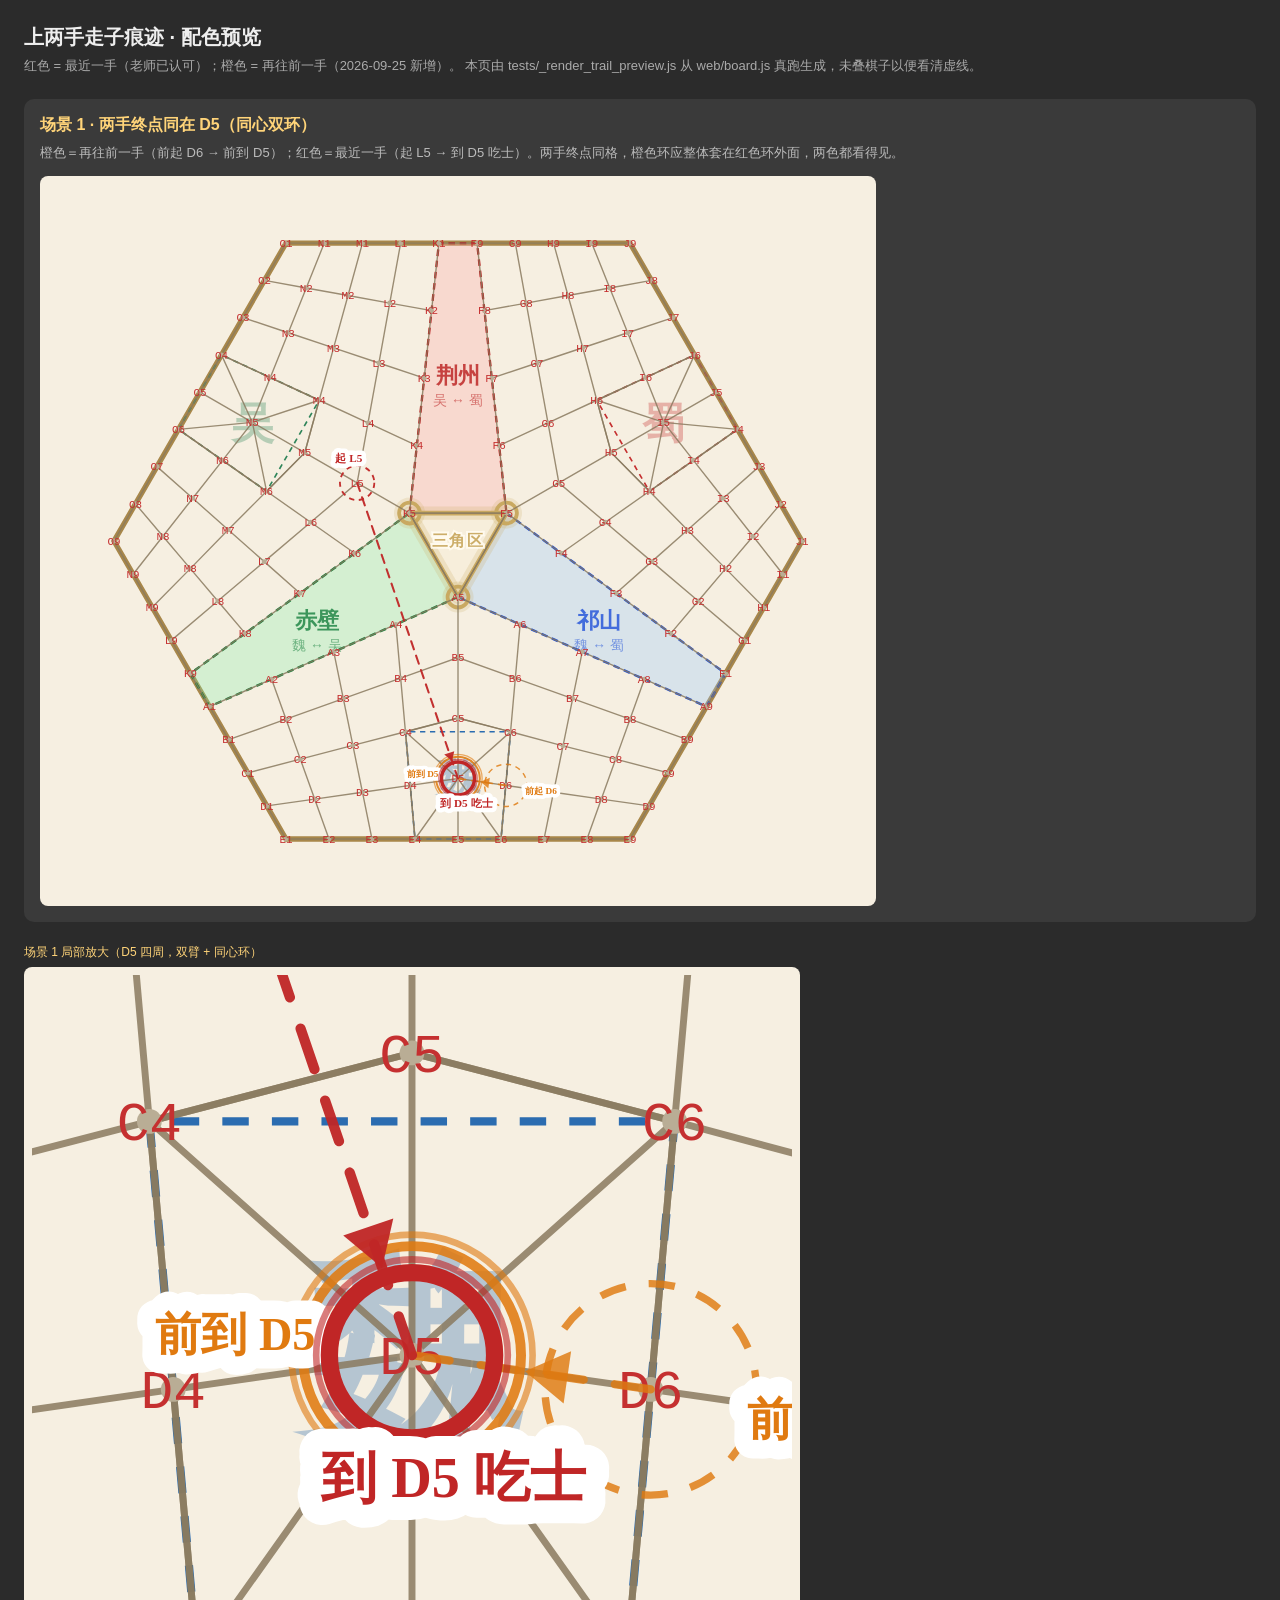
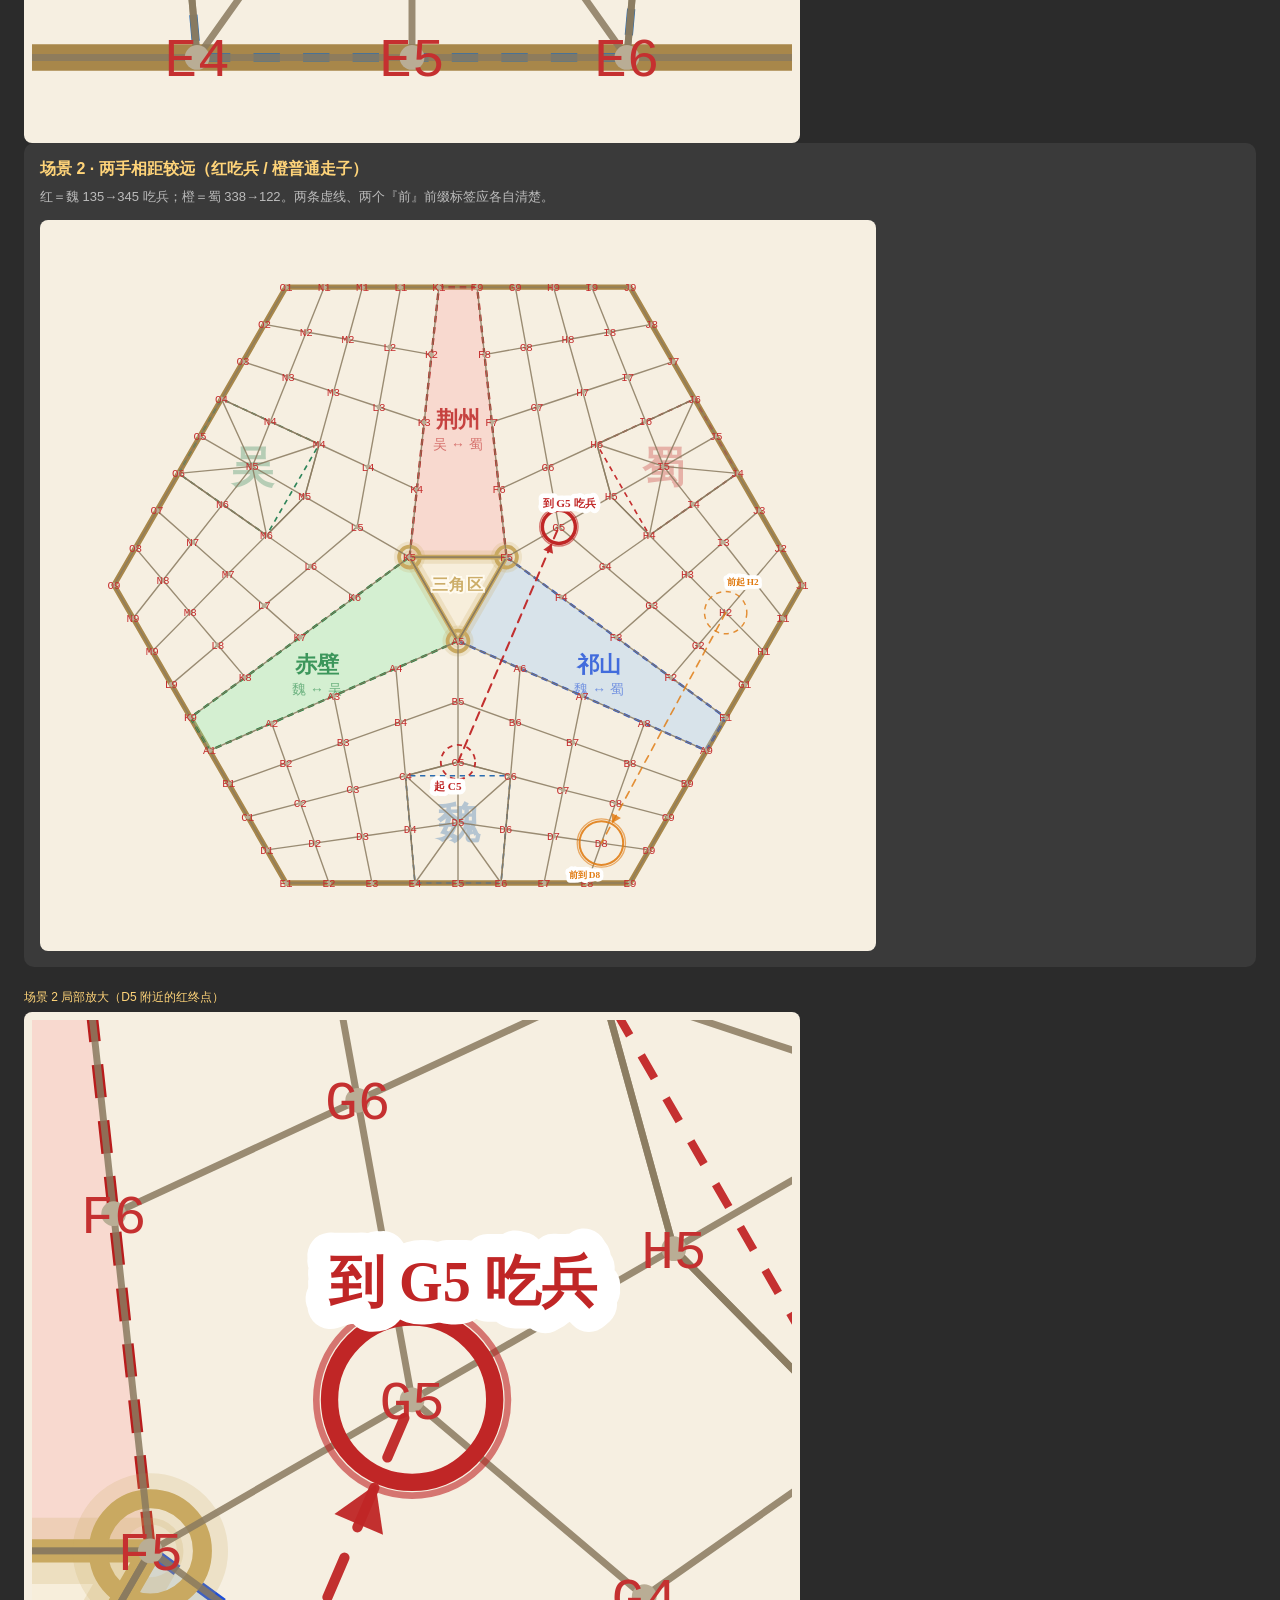
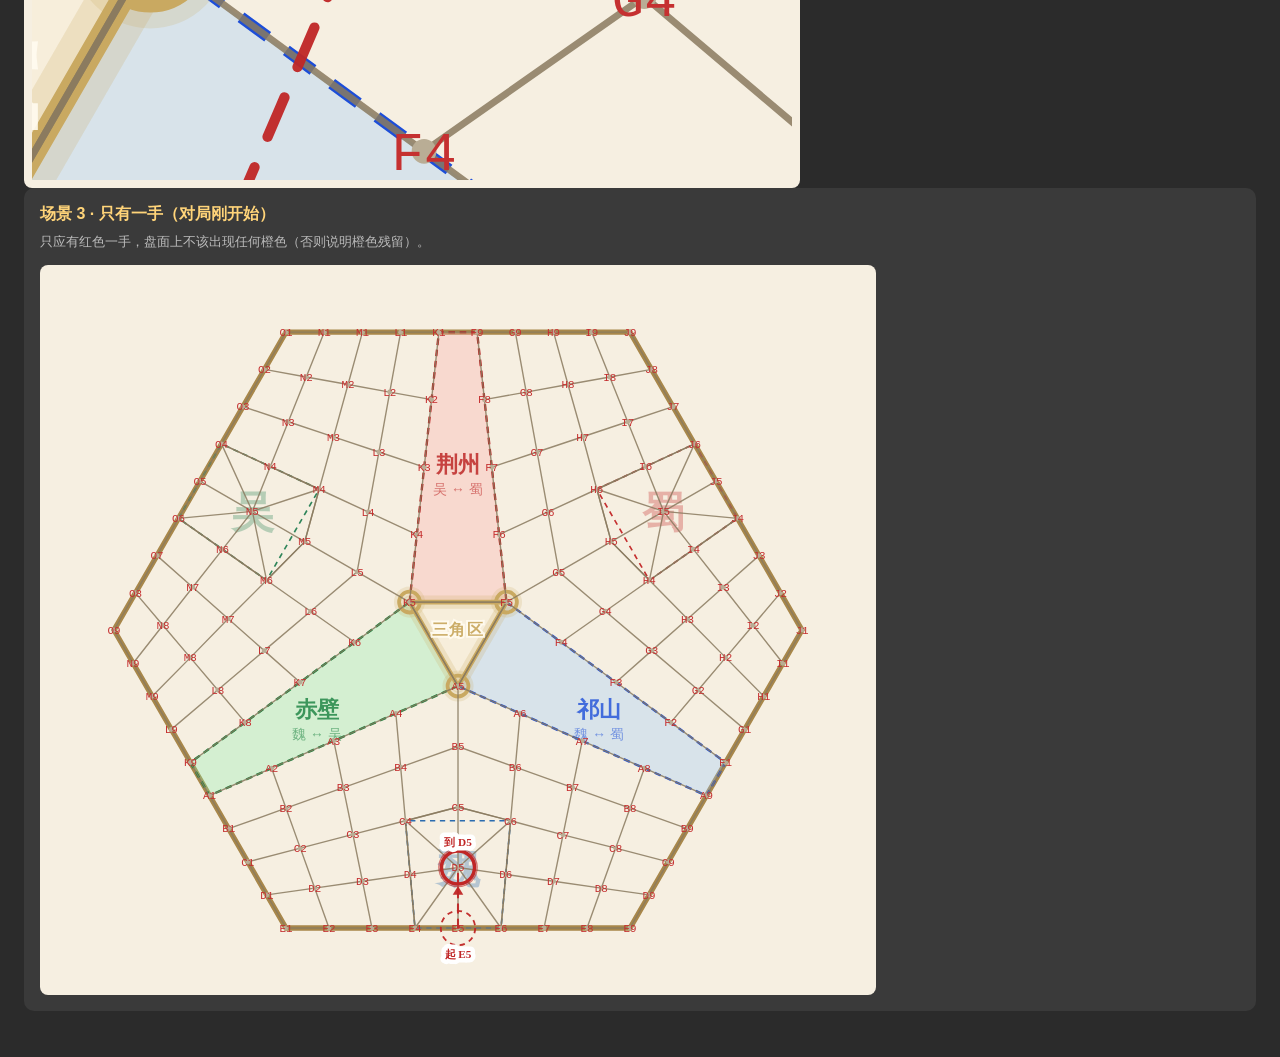
<file: tests/_trail_preview.html>
<!DOCTYPE html>
<html lang="zh-CN"><head><meta charset="utf-8">
<title>上两手走子痕迹 · 配色预览</title>
<style>
  body{margin:0;padding:24px;background:#2b2b2b;color:#eee;
       font-family:"Microsoft YaHei",sans-serif}
  h1{font-size:20px;margin:0 0 4px}
  .lead{color:#aaa;font-size:13px;margin:0 0 22px}
  section{background:#3a3a3a;border-radius:10px;padding:16px;margin-bottom:22px}
  h2{font-size:16px;margin:0 0 6px;color:#ffd479}
  p{font-size:13px;color:#bbb;margin:0 0 12px;line-height:1.7}
  .frame{background:#f6efe1;border-radius:8px;padding:8px;display:inline-block;vertical-align:top}
  svg{width:820px;height:auto;display:block}
  svg.zoomed{width:760px}
  .zoomwrap{margin-top:12px}
  .zlabel{font-size:12px;color:#ffd479;margin:0 0 6px}
</style></head>
<body>
<h1>上两手走子痕迹 · 配色预览</h1>
<p class="lead">红色 = 最近一手（老师已认可）；橙色 = 再往前一手（2026-09-25 新增）。
本页由 tests/_render_trail_preview.js 从 web/board.js 真跑生成，未叠棋子以便看清虚线。</p>
<section>
  <h2>场景 1 · 两手终点同在 D5（同心双环）</h2>
  <p>橙色＝再往前一手（前起 D6 → 前到 D5）；红色＝最近一手（起 L5 → 到 D5 吃士）。两手终点同格，橙色环应整体套在红色环外面，两色都看得见。</p>
  <div class="frame"><svg viewBox="-124 -108 248 216"><polygon points="104.0439,0 52.0219,-90.1046 -52.0219,-90.1046 -104.0439,0 -52.0219,90.1046 52.0219,90.1046" fill="#f6efe1" stroke="#a8874a" stroke-width="1.6"></polygon><polygon points="-14.665,-8.467 -5.78,-90.105 5.78,-90.105 14.665,-8.467" fill="#fca5a5" fill-opacity="0.3" stroke="#b91c1c" stroke-width="0.7" stroke-dasharray="2 1.4"></polygon><text x="0" y="-47.68600000000001" text-anchor="middle" font-size="6.6" font-weight="bold" fill="#b91c1c" fill-opacity="0.8" font-family="STKaiti,KaiTi,serif">荆州</text><text x="0" y="-41.08600000000001" text-anchor="middle" font-size="4.2" fill="#b91c1c" fill-opacity="0.55" font-family="sans-serif">吴 ↔ 蜀</text><polygon points="0,16.934 -75.143,50.058 -80.923,40.047 -14.665,-8.467" fill="#86efac" fill-opacity="0.3" stroke="#15803d" stroke-width="0.7" stroke-dasharray="2 1.4"></polygon><text x="-42.68275" y="26.243000000000002" text-anchor="middle" font-size="6.6" font-weight="bold" fill="#15803d" fill-opacity="0.8" font-family="STKaiti,KaiTi,serif">赤壁</text><text x="-42.68275" y="32.843" text-anchor="middle" font-size="4.2" fill="#15803d" fill-opacity="0.55" font-family="sans-serif">魏 ↔ 吴</text><polygon points="14.665,-8.467 80.923,40.047 75.143,50.058 0,16.934" fill="#93c5fd" fill-opacity="0.3" stroke="#1d4ed8" stroke-width="0.7" stroke-dasharray="2 1.4"></polygon><text x="42.68275" y="26.243000000000002" text-anchor="middle" font-size="6.6" font-weight="bold" fill="#1d4ed8" fill-opacity="0.8" font-family="STKaiti,KaiTi,serif">祁山</text><text x="42.68275" y="32.843" text-anchor="middle" font-size="4.2" fill="#1d4ed8" fill-opacity="0.55" font-family="sans-serif">魏 ↔ 蜀</text><g class="tri-hub" pointer-events="none"><polygon class="tri-glow" points="0,16.934 -14.665,-8.467 14.665,-8.467" fill="#f7ecc9" fill-opacity="0.26" stroke="#c9a961" stroke-width="4" stroke-opacity="0.22" stroke-linejoin="round"></polygon><polygon class="tri-edge" points="0,16.934 -14.665,-8.467 14.665,-8.467" fill="none" stroke="#c9a961" stroke-width="1.4" stroke-opacity="1" stroke-linejoin="round"></polygon><circle class="tri-ring" cx="0" cy="16.934" r="3.15" fill="none" stroke="#c9a961" stroke-width="3.1" stroke-opacity="0.2"></circle><circle class="tri-ring" cx="0" cy="16.934" r="3.15" fill="none" stroke="#c9a961" stroke-width="1.15" stroke-opacity="1"></circle><circle class="tri-ring" cx="-14.665" cy="-8.467" r="3.15" fill="none" stroke="#c9a961" stroke-width="3.1" stroke-opacity="0.2"></circle><circle class="tri-ring" cx="-14.665" cy="-8.467" r="3.15" fill="none" stroke="#c9a961" stroke-width="1.15" stroke-opacity="1"></circle><circle class="tri-ring" cx="14.665" cy="-8.467" r="3.15" fill="none" stroke="#c9a961" stroke-width="3.1" stroke-opacity="0.2"></circle><circle class="tri-ring" cx="14.665" cy="-8.467" r="3.15" fill="none" stroke="#c9a961" stroke-width="1.15" stroke-opacity="1"></circle><text x="0" y="1.5" text-anchor="middle" font-size="4.7" font-weight="bold" letter-spacing="0.4" font-family="STKaiti,KaiTi,serif" fill="none" stroke="#fffbf0" stroke-width="1.2" stroke-opacity="0.9" class="tri-label-halo">三角区</text><text x="0" y="1.5" text-anchor="middle" font-size="4.7" font-weight="bold" letter-spacing="0.4" font-family="STKaiti,KaiTi,serif" fill="#c9a961" fill-opacity="0.95" class="tri-label">三角区</text></g><polygon points="13.005,90.105 -13.005,90.105 -15.896,57.66 15.896,57.66" fill="none" stroke="#2b6cb0" stroke-width="0.5" stroke-dasharray="1.6 1.4"></polygon><polygon points="-84.536,-33.789 -71.53,-56.315 -41.987,-42.596 -57.883,-15.064" fill="none" stroke="#2f855a" stroke-width="0.5" stroke-dasharray="1.6 1.4"></polygon><polygon points="71.53,-56.315 84.536,-33.789 57.883,-15.064 41.987,-42.596" fill="none" stroke="#c53030" stroke-width="0.5" stroke-dasharray="1.6 1.4"></polygon><text x="0" y="76.41199999999999" text-anchor="middle" font-size="13" font-weight="bold" fill="#2b6cb0" fill-opacity="0.32" font-family="STKaiti,KaiTi,serif">魏</text><text x="-62.191" y="-31.305999999999997" text-anchor="middle" font-size="13" font-weight="bold" fill="#2f855a" fill-opacity="0.32" font-family="STKaiti,KaiTi,serif">吴</text><text x="62.191" y="-31.305999999999997" text-anchor="middle" font-size="13" font-weight="bold" fill="#c53030" fill-opacity="0.32" font-family="STKaiti,KaiTi,serif">蜀</text><path d="M41.987 -42.596 L62.191 -35.906 L84.536 -33.789" fill="none" stroke="#8a7b60" stroke-width="0.42" stroke-opacity="0.85"></path><path d="M57.883 -15.064 L62.191 -35.906 L71.53 -56.315" fill="none" stroke="#8a7b60" stroke-width="0.42" stroke-opacity="0.85"></path><path d="M84.536 -33.789 L71.209 -24.427 L57.883 -15.064 L46.349 -26.76 L41.987 -42.596 L56.759 -49.456 L71.53 -56.315" fill="none" stroke="#8a7b60" stroke-width="0.42" stroke-opacity="0.85"></path><path d="M-57.883 -15.064 L-62.191 -35.906 L-71.53 -56.315" fill="none" stroke="#8a7b60" stroke-width="0.42" stroke-opacity="0.85"></path><path d="M-41.987 -42.596 L-62.191 -35.906 L-84.536 -33.789" fill="none" stroke="#8a7b60" stroke-width="0.42" stroke-opacity="0.85"></path><path d="M-71.53 -56.315 L-56.759 -49.456 L-41.987 -42.596 L-46.349 -26.76 L-57.883 -15.064 L-71.209 -24.427 L-84.536 -33.789" fill="none" stroke="#8a7b60" stroke-width="0.42" stroke-opacity="0.85"></path><path d="M15.896 57.66 L0 71.812 L-13.005 90.105" fill="none" stroke="#8a7b60" stroke-width="0.42" stroke-opacity="0.85"></path><path d="M-15.896 57.66 L0 71.812 L13.005 90.105" fill="none" stroke="#8a7b60" stroke-width="0.42" stroke-opacity="0.85"></path><path d="M-13.005 90.105 L-14.45 73.882 L-15.896 57.66 L0 53.52 L15.896 57.66 L14.45 73.882 L13.005 90.105" fill="none" stroke="#8a7b60" stroke-width="0.42" stroke-opacity="0.85"></path><path d="M75.143 50.058 L56.357 41.777 L37.571 33.496 L18.786 25.215 L0 16.934 L-18.786 25.215 L-37.571 33.496 L-56.357 41.777 L-75.143 50.058" fill="none" stroke="#8a7b60" stroke-width="0.42" stroke-opacity="0.85"></path><path d="M69.363 60.07 L52.022 53.859 L34.681 47.648 L17.341 41.438 L0 35.227 L-17.341 41.438 L-34.681 47.648 L-52.018 53.869 L-69.363 60.07" fill="none" stroke="#8a7b60" stroke-width="0.42" stroke-opacity="0.85"></path><path d="M-63.582 70.081 L-47.687 65.941 L-31.791 61.8 L-15.896 57.66 L0 53.52 L15.896 57.66 L31.767 61.919 L47.687 65.941 L63.582 70.081" fill="none" stroke="#8a7b60" stroke-width="0.42" stroke-opacity="0.85"></path><path d="M57.802 80.093 L43.352 78.023 L28.901 75.953 L14.45 73.882 L0 71.812 L-14.45 73.882 L-28.901 75.953 L-43.352 78.023 L-57.802 80.093" fill="none" stroke="#8a7b60" stroke-width="0.42" stroke-opacity="0.85"></path><path d="M39.017 90.105 L43.352 78.023 L47.687 65.941 L52.022 53.859 L56.357 41.777" fill="none" stroke="#8a7b60" stroke-width="0.42" stroke-opacity="0.85"></path><path d="M26.011 90.105 L28.901 75.953 L31.767 61.919 L34.681 47.648 L37.571 33.496" fill="none" stroke="#8a7b60" stroke-width="0.42" stroke-opacity="0.85"></path><path d="M13.005 90.105 L14.45 73.882 L15.896 57.66 L17.341 41.438 L18.786 25.215" fill="none" stroke="#8a7b60" stroke-width="0.42" stroke-opacity="0.85"></path><path d="M0 90.105 L0 71.812 L0 53.52 L0 35.227 L0 16.934" fill="none" stroke="#8a7b60" stroke-width="0.42" stroke-opacity="0.85"></path><path d="M-13.005 90.105 L-14.45 73.882 L-15.896 57.66 L-17.341 41.438 L-18.786 25.215" fill="none" stroke="#8a7b60" stroke-width="0.42" stroke-opacity="0.85"></path><path d="M-26.011 90.105 L-28.901 75.953 L-31.791 61.8 L-34.681 47.648 L-37.571 33.496" fill="none" stroke="#8a7b60" stroke-width="0.42" stroke-opacity="0.85"></path><path d="M-39.017 90.105 L-43.352 78.023 L-47.687 65.941 L-52.018 53.869 L-56.357 41.777" fill="none" stroke="#8a7b60" stroke-width="0.42" stroke-opacity="0.85"></path><path d="M0 16.934 L14.665 -8.467 L-14.665 -8.467" fill="none" stroke="#8a7b60" stroke-width="0.42" stroke-opacity="0.85"></path><path d="M52.022 90.105 L57.802 80.093 L63.582 70.081 L69.363 60.07 L75.143 50.058 L80.923 40.047 L86.703 30.035 L92.483 20.023 L98.264 10.012 L104.044 0" fill="none" stroke="#8a7b60" stroke-width="0.42" stroke-opacity="0.85"></path><path d="M-52.022 90.105 L-39.017 90.105 L-26.011 90.105 L-13.005 90.105 L0 90.105 L13.005 90.105 L26.011 90.105 L39.017 90.105 L52.022 90.105" fill="none" stroke="#8a7b60" stroke-width="0.42" stroke-opacity="0.85"></path><path d="M5.78 -90.105 L8.002 -69.695 L10.223 -49.286 L12.444 -28.877 L14.665 -8.467 L31.23 3.661 L47.794 15.79 L64.359 27.918 L80.923 40.047" fill="none" stroke="#8a7b60" stroke-width="0.42" stroke-opacity="0.85"></path><path d="M17.341 -90.105 L20.632 -71.982 L23.924 -53.859 L27.216 -35.736 L30.507 -17.613 L44.556 -5.701 L58.605 6.211 L72.661 18.115 L86.703 30.035" fill="none" stroke="#8a7b60" stroke-width="0.42" stroke-opacity="0.85"></path><path d="M92.483 20.023 L80.95 8.328 L69.416 -3.368 L57.883 -15.064 L46.349 -26.76 L41.987 -42.596 L37.74 -58.471 L33.263 -74.268 L28.901 -90.105" fill="none" stroke="#8a7b60" stroke-width="0.42" stroke-opacity="0.85"></path><path d="M40.462 -90.105 L45.894 -76.555 L51.326 -63.005 L56.759 -49.456 L62.191 -35.906 L71.209 -24.427 L80.227 -12.947 L89.246 -1.468 L98.264 10.012" fill="none" stroke="#8a7b60" stroke-width="0.42" stroke-opacity="0.85"></path><path d="M58.525 -78.842 L45.894 -76.555 L33.263 -74.268 L20.632 -71.982 L8.002 -69.695" fill="none" stroke="#8a7b60" stroke-width="0.42" stroke-opacity="0.85"></path><path d="M65.027 -67.579 L51.326 -63.005 L37.74 -58.471 L23.924 -53.859 L10.223 -49.286" fill="none" stroke="#8a7b60" stroke-width="0.42" stroke-opacity="0.85"></path><path d="M71.53 -56.315 L56.759 -49.456 L41.987 -42.596 L27.216 -35.736 L12.444 -28.877" fill="none" stroke="#8a7b60" stroke-width="0.42" stroke-opacity="0.85"></path><path d="M78.033 -45.052 L62.191 -35.906 L46.349 -26.76 L30.507 -17.613 L14.665 -8.467" fill="none" stroke="#8a7b60" stroke-width="0.42" stroke-opacity="0.85"></path><path d="M84.536 -33.789 L71.209 -24.427 L57.883 -15.064 L44.556 -5.701 L31.23 3.661" fill="none" stroke="#8a7b60" stroke-width="0.42" stroke-opacity="0.85"></path><path d="M91.038 -22.526 L80.227 -12.947 L69.416 -3.368 L58.605 6.211 L47.794 15.79" fill="none" stroke="#8a7b60" stroke-width="0.42" stroke-opacity="0.85"></path><path d="M97.541 -11.263 L89.246 -1.468 L80.95 8.328 L72.661 18.115 L64.359 27.918" fill="none" stroke="#8a7b60" stroke-width="0.42" stroke-opacity="0.85"></path><path d="M14.665 -8.467 L-14.665 -8.467 L0 16.934" fill="none" stroke="#8a7b60" stroke-width="0.42" stroke-opacity="0.85"></path><path d="M52.022 -90.105 L40.462 -90.105 L28.901 -90.105 L17.341 -90.105 L5.78 -90.105 L-5.78 -90.105 L-17.341 -90.105 L-28.901 -90.105 L-40.462 -90.105 L-52.022 -90.105" fill="none" stroke="#8a7b60" stroke-width="0.42" stroke-opacity="0.85"></path><path d="M104.044 0 L97.541 -11.263 L91.038 -22.526 L84.536 -33.789 L78.033 -45.052 L71.53 -56.315 L65.027 -67.579 L58.525 -78.842 L52.022 -90.105" fill="none" stroke="#8a7b60" stroke-width="0.42" stroke-opacity="0.85"></path><path d="M-80.923 40.047 L-64.359 27.918 L-47.794 15.79 L-31.23 3.661 L-14.665 -8.467 L-12.444 -28.877 L-10.223 -49.286 L-8.002 -69.695 L-5.78 -90.105" fill="none" stroke="#8a7b60" stroke-width="0.42" stroke-opacity="0.85"></path><path d="M-86.703 30.035 L-72.654 18.123 L-58.605 6.211 L-44.556 -5.701 L-30.507 -17.613 L-27.216 -35.736 L-23.924 -53.859 L-20.643 -71.984 L-17.341 -90.105" fill="none" stroke="#8a7b60" stroke-width="0.42" stroke-opacity="0.85"></path><path d="M-28.901 -90.105 L-33.263 -74.268 L-37.625 -58.432 L-41.987 -42.596 L-46.349 -26.76 L-57.883 -15.064 L-69.507 -3.449 L-80.95 8.328 L-92.483 20.023" fill="none" stroke="#8a7b60" stroke-width="0.42" stroke-opacity="0.85"></path><path d="M-98.264 10.012 L-89.246 -1.468 L-80.227 -12.947 L-71.209 -24.427 L-62.191 -35.906 L-56.759 -49.456 L-51.326 -63.005 L-45.894 -76.555 L-40.462 -90.105" fill="none" stroke="#8a7b60" stroke-width="0.42" stroke-opacity="0.85"></path><path d="M-97.541 -11.263 L-89.246 -1.468 L-80.95 8.328 L-72.654 18.123 L-64.359 27.918" fill="none" stroke="#8a7b60" stroke-width="0.42" stroke-opacity="0.85"></path><path d="M-91.038 -22.526 L-80.227 -12.947 L-69.507 -3.449 L-58.605 6.211 L-47.794 15.79" fill="none" stroke="#8a7b60" stroke-width="0.42" stroke-opacity="0.85"></path><path d="M-84.536 -33.789 L-71.209 -24.427 L-57.883 -15.064 L-44.556 -5.701 L-31.23 3.661" fill="none" stroke="#8a7b60" stroke-width="0.42" stroke-opacity="0.85"></path><path d="M-78.033 -45.052 L-62.191 -35.906 L-46.349 -26.76 L-30.507 -17.613 L-14.665 -8.467" fill="none" stroke="#8a7b60" stroke-width="0.42" stroke-opacity="0.85"></path><path d="M-71.53 -56.315 L-56.759 -49.456 L-41.987 -42.596 L-27.216 -35.736 L-12.444 -28.877" fill="none" stroke="#8a7b60" stroke-width="0.42" stroke-opacity="0.85"></path><path d="M-65.027 -67.579 L-51.326 -63.005 L-37.625 -58.432 L-23.924 -53.859 L-10.223 -49.286" fill="none" stroke="#8a7b60" stroke-width="0.42" stroke-opacity="0.85"></path><path d="M-58.525 -78.842 L-45.894 -76.555 L-33.263 -74.268 L-20.643 -71.984 L-8.002 -69.695" fill="none" stroke="#8a7b60" stroke-width="0.42" stroke-opacity="0.85"></path><path d="M-14.665 -8.467 L0 16.934 L14.665 -8.467" fill="none" stroke="#8a7b60" stroke-width="0.42" stroke-opacity="0.85"></path><path d="M-104.044 0 L-98.264 10.012 L-92.483 20.023 L-86.703 30.035 L-80.923 40.047 L-75.143 50.058 L-69.363 60.07 L-63.582 70.081 L-57.802 80.093 L-52.022 90.105" fill="none" stroke="#8a7b60" stroke-width="0.42" stroke-opacity="0.85"></path><path d="M-52.022 -90.105 L-58.525 -78.842 L-65.027 -67.579 L-71.53 -56.315 L-78.033 -45.052 L-84.536 -33.789 L-91.038 -22.526 L-97.541 -11.263 L-104.044 0" fill="none" stroke="#8a7b60" stroke-width="0.42" stroke-opacity="0.85"></path><circle cx="52.022" cy="90.105" r="0.75" fill="#b9ad95"></circle><circle cx="39.017" cy="90.105" r="0.75" fill="#b9ad95"></circle><circle cx="26.011" cy="90.105" r="0.75" fill="#b9ad95"></circle><circle cx="13.005" cy="90.105" r="0.75" fill="#b9ad95"></circle><circle cx="0" cy="90.105" r="0.75" fill="#b9ad95"></circle><circle cx="-13.005" cy="90.105" r="0.75" fill="#b9ad95"></circle><circle cx="-26.011" cy="90.105" r="0.75" fill="#b9ad95"></circle><circle cx="-39.017" cy="90.105" r="0.75" fill="#b9ad95"></circle><circle cx="-52.022" cy="90.105" r="0.75" fill="#b9ad95"></circle><circle cx="57.802" cy="80.093" r="0.75" fill="#b9ad95"></circle><circle cx="43.352" cy="78.023" r="0.75" fill="#b9ad95"></circle><circle cx="28.901" cy="75.953" r="0.75" fill="#b9ad95"></circle><circle cx="14.45" cy="73.882" r="0.75" fill="#b9ad95"></circle><circle cx="0" cy="71.812" r="0.75" fill="#b9ad95"></circle><circle cx="-14.45" cy="73.882" r="0.75" fill="#b9ad95"></circle><circle cx="-28.901" cy="75.953" r="0.75" fill="#b9ad95"></circle><circle cx="-43.352" cy="78.023" r="0.75" fill="#b9ad95"></circle><circle cx="-57.802" cy="80.093" r="0.75" fill="#b9ad95"></circle><circle cx="63.582" cy="70.081" r="0.75" fill="#b9ad95"></circle><circle cx="47.687" cy="65.941" r="0.75" fill="#b9ad95"></circle><circle cx="31.767" cy="61.919" r="0.75" fill="#b9ad95"></circle><circle cx="15.896" cy="57.66" r="0.75" fill="#b9ad95"></circle><circle cx="0" cy="53.52" r="0.75" fill="#b9ad95"></circle><circle cx="-15.896" cy="57.66" r="0.75" fill="#b9ad95"></circle><circle cx="-31.791" cy="61.8" r="0.75" fill="#b9ad95"></circle><circle cx="-47.687" cy="65.941" r="0.75" fill="#b9ad95"></circle><circle cx="-63.582" cy="70.081" r="0.75" fill="#b9ad95"></circle><circle cx="69.363" cy="60.07" r="0.75" fill="#b9ad95"></circle><circle cx="52.022" cy="53.859" r="0.75" fill="#b9ad95"></circle><circle cx="34.681" cy="47.648" r="0.75" fill="#b9ad95"></circle><circle cx="17.341" cy="41.438" r="0.75" fill="#b9ad95"></circle><circle cx="0" cy="35.227" r="0.75" fill="#b9ad95"></circle><circle cx="-17.341" cy="41.438" r="0.75" fill="#b9ad95"></circle><circle cx="-34.681" cy="47.648" r="0.75" fill="#b9ad95"></circle><circle cx="-52.018" cy="53.869" r="0.75" fill="#b9ad95"></circle><circle cx="-69.363" cy="60.07" r="0.75" fill="#b9ad95"></circle><circle cx="75.143" cy="50.058" r="0.75" fill="#b9ad95"></circle><circle cx="56.357" cy="41.777" r="0.75" fill="#b9ad95"></circle><circle cx="37.571" cy="33.496" r="0.75" fill="#b9ad95"></circle><circle cx="18.786" cy="25.215" r="0.75" fill="#b9ad95"></circle><circle cx="0" cy="16.934" r="0.75" fill="#b9ad95"></circle><circle cx="-18.786" cy="25.215" r="0.75" fill="#b9ad95"></circle><circle cx="-37.571" cy="33.496" r="0.75" fill="#b9ad95"></circle><circle cx="-56.357" cy="41.777" r="0.75" fill="#b9ad95"></circle><circle cx="-75.143" cy="50.058" r="0.75" fill="#b9ad95"></circle><circle cx="-104.044" cy="0" r="0.75" fill="#b9ad95"></circle><circle cx="-97.541" cy="-11.263" r="0.75" fill="#b9ad95"></circle><circle cx="-91.038" cy="-22.526" r="0.75" fill="#b9ad95"></circle><circle cx="-84.536" cy="-33.789" r="0.75" fill="#b9ad95"></circle><circle cx="-78.033" cy="-45.052" r="0.75" fill="#b9ad95"></circle><circle cx="-71.53" cy="-56.315" r="0.75" fill="#b9ad95"></circle><circle cx="-65.027" cy="-67.579" r="0.75" fill="#b9ad95"></circle><circle cx="-58.525" cy="-78.842" r="0.75" fill="#b9ad95"></circle><circle cx="-52.022" cy="-90.105" r="0.75" fill="#b9ad95"></circle><circle cx="-98.264" cy="10.012" r="0.75" fill="#b9ad95"></circle><circle cx="-89.246" cy="-1.468" r="0.75" fill="#b9ad95"></circle><circle cx="-80.227" cy="-12.947" r="0.75" fill="#b9ad95"></circle><circle cx="-71.209" cy="-24.427" r="0.75" fill="#b9ad95"></circle><circle cx="-62.191" cy="-35.906" r="0.75" fill="#b9ad95"></circle><circle cx="-56.759" cy="-49.456" r="0.75" fill="#b9ad95"></circle><circle cx="-51.326" cy="-63.005" r="0.75" fill="#b9ad95"></circle><circle cx="-45.894" cy="-76.555" r="0.75" fill="#b9ad95"></circle><circle cx="-40.462" cy="-90.105" r="0.75" fill="#b9ad95"></circle><circle cx="-92.483" cy="20.023" r="0.75" fill="#b9ad95"></circle><circle cx="-80.95" cy="8.328" r="0.75" fill="#b9ad95"></circle><circle cx="-69.507" cy="-3.449" r="0.75" fill="#b9ad95"></circle><circle cx="-57.883" cy="-15.064" r="0.75" fill="#b9ad95"></circle><circle cx="-46.349" cy="-26.76" r="0.75" fill="#b9ad95"></circle><circle cx="-41.987" cy="-42.596" r="0.75" fill="#b9ad95"></circle><circle cx="-37.625" cy="-58.432" r="0.75" fill="#b9ad95"></circle><circle cx="-33.263" cy="-74.268" r="0.75" fill="#b9ad95"></circle><circle cx="-28.901" cy="-90.105" r="0.75" fill="#b9ad95"></circle><circle cx="-86.703" cy="30.035" r="0.75" fill="#b9ad95"></circle><circle cx="-72.654" cy="18.123" r="0.75" fill="#b9ad95"></circle><circle cx="-58.605" cy="6.211" r="0.75" fill="#b9ad95"></circle><circle cx="-44.556" cy="-5.701" r="0.75" fill="#b9ad95"></circle><circle cx="-30.507" cy="-17.613" r="0.75" fill="#b9ad95"></circle><circle cx="-27.216" cy="-35.736" r="0.75" fill="#b9ad95"></circle><circle cx="-23.924" cy="-53.859" r="0.75" fill="#b9ad95"></circle><circle cx="-20.643" cy="-71.984" r="0.75" fill="#b9ad95"></circle><circle cx="-17.341" cy="-90.105" r="0.75" fill="#b9ad95"></circle><circle cx="-80.923" cy="40.047" r="0.75" fill="#b9ad95"></circle><circle cx="-64.359" cy="27.918" r="0.75" fill="#b9ad95"></circle><circle cx="-47.794" cy="15.79" r="0.75" fill="#b9ad95"></circle><circle cx="-31.23" cy="3.661" r="0.75" fill="#b9ad95"></circle><circle cx="-14.665" cy="-8.467" r="0.75" fill="#b9ad95"></circle><circle cx="-12.444" cy="-28.877" r="0.75" fill="#b9ad95"></circle><circle cx="-10.223" cy="-49.286" r="0.75" fill="#b9ad95"></circle><circle cx="-8.002" cy="-69.695" r="0.75" fill="#b9ad95"></circle><circle cx="-5.78" cy="-90.105" r="0.75" fill="#b9ad95"></circle><circle cx="52.022" cy="-90.105" r="0.75" fill="#b9ad95"></circle><circle cx="58.525" cy="-78.842" r="0.75" fill="#b9ad95"></circle><circle cx="65.027" cy="-67.579" r="0.75" fill="#b9ad95"></circle><circle cx="71.53" cy="-56.315" r="0.75" fill="#b9ad95"></circle><circle cx="78.033" cy="-45.052" r="0.75" fill="#b9ad95"></circle><circle cx="84.536" cy="-33.789" r="0.75" fill="#b9ad95"></circle><circle cx="91.038" cy="-22.526" r="0.75" fill="#b9ad95"></circle><circle cx="97.541" cy="-11.263" r="0.75" fill="#b9ad95"></circle><circle cx="104.044" cy="0" r="0.75" fill="#b9ad95"></circle><circle cx="40.462" cy="-90.105" r="0.75" fill="#b9ad95"></circle><circle cx="45.894" cy="-76.555" r="0.75" fill="#b9ad95"></circle><circle cx="51.326" cy="-63.005" r="0.75" fill="#b9ad95"></circle><circle cx="56.759" cy="-49.456" r="0.75" fill="#b9ad95"></circle><circle cx="62.191" cy="-35.906" r="0.75" fill="#b9ad95"></circle><circle cx="71.209" cy="-24.427" r="0.75" fill="#b9ad95"></circle><circle cx="80.227" cy="-12.947" r="0.75" fill="#b9ad95"></circle><circle cx="89.246" cy="-1.468" r="0.75" fill="#b9ad95"></circle><circle cx="98.264" cy="10.012" r="0.75" fill="#b9ad95"></circle><circle cx="28.901" cy="-90.105" r="0.75" fill="#b9ad95"></circle><circle cx="33.263" cy="-74.268" r="0.75" fill="#b9ad95"></circle><circle cx="37.74" cy="-58.471" r="0.75" fill="#b9ad95"></circle><circle cx="41.987" cy="-42.596" r="0.75" fill="#b9ad95"></circle><circle cx="46.349" cy="-26.76" r="0.75" fill="#b9ad95"></circle><circle cx="57.883" cy="-15.064" r="0.75" fill="#b9ad95"></circle><circle cx="69.416" cy="-3.368" r="0.75" fill="#b9ad95"></circle><circle cx="80.95" cy="8.328" r="0.75" fill="#b9ad95"></circle><circle cx="92.483" cy="20.023" r="0.75" fill="#b9ad95"></circle><circle cx="17.341" cy="-90.105" r="0.75" fill="#b9ad95"></circle><circle cx="20.632" cy="-71.982" r="0.75" fill="#b9ad95"></circle><circle cx="23.924" cy="-53.859" r="0.75" fill="#b9ad95"></circle><circle cx="27.216" cy="-35.736" r="0.75" fill="#b9ad95"></circle><circle cx="30.507" cy="-17.613" r="0.75" fill="#b9ad95"></circle><circle cx="44.556" cy="-5.701" r="0.75" fill="#b9ad95"></circle><circle cx="58.605" cy="6.211" r="0.75" fill="#b9ad95"></circle><circle cx="72.661" cy="18.115" r="0.75" fill="#b9ad95"></circle><circle cx="86.703" cy="30.035" r="0.75" fill="#b9ad95"></circle><circle cx="5.78" cy="-90.105" r="0.75" fill="#b9ad95"></circle><circle cx="8.002" cy="-69.695" r="0.75" fill="#b9ad95"></circle><circle cx="10.223" cy="-49.286" r="0.75" fill="#b9ad95"></circle><circle cx="12.444" cy="-28.877" r="0.75" fill="#b9ad95"></circle><circle cx="14.665" cy="-8.467" r="0.75" fill="#b9ad95"></circle><circle cx="31.23" cy="3.661" r="0.75" fill="#b9ad95"></circle><circle cx="47.794" cy="15.79" r="0.75" fill="#b9ad95"></circle><circle cx="64.359" cy="27.918" r="0.75" fill="#b9ad95"></circle><circle cx="80.923" cy="40.047" r="0.75" fill="#b9ad95"></circle><text x="52.022" y="91.25500000000001" text-anchor="middle" font-size="3.3" fill="#c53030" font-family="ui-monospace,Consolas,monospace">E9</text><text x="39.017" y="91.25500000000001" text-anchor="middle" font-size="3.3" fill="#c53030" font-family="ui-monospace,Consolas,monospace">E8</text><text x="26.011" y="91.25500000000001" text-anchor="middle" font-size="3.3" fill="#c53030" font-family="ui-monospace,Consolas,monospace">E7</text><text x="13.005" y="91.25500000000001" text-anchor="middle" font-size="3.3" fill="#c53030" font-family="ui-monospace,Consolas,monospace">E6</text><text x="0" y="91.25500000000001" text-anchor="middle" font-size="3.3" fill="#c53030" font-family="ui-monospace,Consolas,monospace">E5</text><text x="-13.005" y="91.25500000000001" text-anchor="middle" font-size="3.3" fill="#c53030" font-family="ui-monospace,Consolas,monospace">E4</text><text x="-26.011" y="91.25500000000001" text-anchor="middle" font-size="3.3" fill="#c53030" font-family="ui-monospace,Consolas,monospace">E3</text><text x="-39.017" y="91.25500000000001" text-anchor="middle" font-size="3.3" fill="#c53030" font-family="ui-monospace,Consolas,monospace">E2</text><text x="-52.022" y="91.25500000000001" text-anchor="middle" font-size="3.3" fill="#c53030" font-family="ui-monospace,Consolas,monospace">E1</text><text x="57.802" y="81.24300000000001" text-anchor="middle" font-size="3.3" fill="#c53030" font-family="ui-monospace,Consolas,monospace">D9</text><text x="43.352" y="79.173" text-anchor="middle" font-size="3.3" fill="#c53030" font-family="ui-monospace,Consolas,monospace">D8</text><text x="28.901" y="77.10300000000001" text-anchor="middle" font-size="3.3" fill="#c53030" font-family="ui-monospace,Consolas,monospace">D7</text><text x="14.45" y="75.03200000000001" text-anchor="middle" font-size="3.3" fill="#c53030" font-family="ui-monospace,Consolas,monospace">D6</text><text x="0" y="72.962" text-anchor="middle" font-size="3.3" fill="#c53030" font-family="ui-monospace,Consolas,monospace">D5</text><text x="-14.45" y="75.03200000000001" text-anchor="middle" font-size="3.3" fill="#c53030" font-family="ui-monospace,Consolas,monospace">D4</text><text x="-28.901" y="77.10300000000001" text-anchor="middle" font-size="3.3" fill="#c53030" font-family="ui-monospace,Consolas,monospace">D3</text><text x="-43.352" y="79.173" text-anchor="middle" font-size="3.3" fill="#c53030" font-family="ui-monospace,Consolas,monospace">D2</text><text x="-57.802" y="81.24300000000001" text-anchor="middle" font-size="3.3" fill="#c53030" font-family="ui-monospace,Consolas,monospace">D1</text><text x="63.582" y="71.23100000000001" text-anchor="middle" font-size="3.3" fill="#c53030" font-family="ui-monospace,Consolas,monospace">C9</text><text x="47.687" y="67.09100000000001" text-anchor="middle" font-size="3.3" fill="#c53030" font-family="ui-monospace,Consolas,monospace">C8</text><text x="31.767" y="63.068999999999996" text-anchor="middle" font-size="3.3" fill="#c53030" font-family="ui-monospace,Consolas,monospace">C7</text><text x="15.896" y="58.809999999999995" text-anchor="middle" font-size="3.3" fill="#c53030" font-family="ui-monospace,Consolas,monospace">C6</text><text x="0" y="54.67" text-anchor="middle" font-size="3.3" fill="#c53030" font-family="ui-monospace,Consolas,monospace">C5</text><text x="-15.896" y="58.809999999999995" text-anchor="middle" font-size="3.3" fill="#c53030" font-family="ui-monospace,Consolas,monospace">C4</text><text x="-31.791" y="62.949999999999996" text-anchor="middle" font-size="3.3" fill="#c53030" font-family="ui-monospace,Consolas,monospace">C3</text><text x="-47.687" y="67.09100000000001" text-anchor="middle" font-size="3.3" fill="#c53030" font-family="ui-monospace,Consolas,monospace">C2</text><text x="-63.582" y="71.23100000000001" text-anchor="middle" font-size="3.3" fill="#c53030" font-family="ui-monospace,Consolas,monospace">C1</text><text x="69.363" y="61.22" text-anchor="middle" font-size="3.3" fill="#c53030" font-family="ui-monospace,Consolas,monospace">B9</text><text x="52.022" y="55.009" text-anchor="middle" font-size="3.3" fill="#c53030" font-family="ui-monospace,Consolas,monospace">B8</text><text x="34.681" y="48.798" text-anchor="middle" font-size="3.3" fill="#c53030" font-family="ui-monospace,Consolas,monospace">B7</text><text x="17.341" y="42.588" text-anchor="middle" font-size="3.3" fill="#c53030" font-family="ui-monospace,Consolas,monospace">B6</text><text x="0" y="36.376999999999995" text-anchor="middle" font-size="3.3" fill="#c53030" font-family="ui-monospace,Consolas,monospace">B5</text><text x="-17.341" y="42.588" text-anchor="middle" font-size="3.3" fill="#c53030" font-family="ui-monospace,Consolas,monospace">B4</text><text x="-34.681" y="48.798" text-anchor="middle" font-size="3.3" fill="#c53030" font-family="ui-monospace,Consolas,monospace">B3</text><text x="-52.018" y="55.019" text-anchor="middle" font-size="3.3" fill="#c53030" font-family="ui-monospace,Consolas,monospace">B2</text><text x="-69.363" y="61.22" text-anchor="middle" font-size="3.3" fill="#c53030" font-family="ui-monospace,Consolas,monospace">B1</text><text x="75.143" y="51.208" text-anchor="middle" font-size="3.3" fill="#c53030" font-family="ui-monospace,Consolas,monospace">A9</text><text x="56.357" y="42.927" text-anchor="middle" font-size="3.3" fill="#c53030" font-family="ui-monospace,Consolas,monospace">A8</text><text x="37.571" y="34.646" text-anchor="middle" font-size="3.3" fill="#c53030" font-family="ui-monospace,Consolas,monospace">A7</text><text x="18.786" y="26.365" text-anchor="middle" font-size="3.3" fill="#c53030" font-family="ui-monospace,Consolas,monospace">A6</text><text x="0" y="18.084" text-anchor="middle" font-size="3.3" fill="#c53030" font-family="ui-monospace,Consolas,monospace">A5</text><text x="-18.786" y="26.365" text-anchor="middle" font-size="3.3" fill="#c53030" font-family="ui-monospace,Consolas,monospace">A4</text><text x="-37.571" y="34.646" text-anchor="middle" font-size="3.3" fill="#c53030" font-family="ui-monospace,Consolas,monospace">A3</text><text x="-56.357" y="42.927" text-anchor="middle" font-size="3.3" fill="#c53030" font-family="ui-monospace,Consolas,monospace">A2</text><text x="-75.143" y="51.208" text-anchor="middle" font-size="3.3" fill="#c53030" font-family="ui-monospace,Consolas,monospace">A1</text><text x="-104.044" y="1.15" text-anchor="middle" font-size="3.3" fill="#c53030" font-family="ui-monospace,Consolas,monospace">O9</text><text x="-97.541" y="-10.113" text-anchor="middle" font-size="3.3" fill="#c53030" font-family="ui-monospace,Consolas,monospace">O8</text><text x="-91.038" y="-21.376" text-anchor="middle" font-size="3.3" fill="#c53030" font-family="ui-monospace,Consolas,monospace">O7</text><text x="-84.536" y="-32.639" text-anchor="middle" font-size="3.3" fill="#c53030" font-family="ui-monospace,Consolas,monospace">O6</text><text x="-78.033" y="-43.902" text-anchor="middle" font-size="3.3" fill="#c53030" font-family="ui-monospace,Consolas,monospace">O5</text><text x="-71.53" y="-55.165" text-anchor="middle" font-size="3.3" fill="#c53030" font-family="ui-monospace,Consolas,monospace">O4</text><text x="-65.027" y="-66.42899999999999" text-anchor="middle" font-size="3.3" fill="#c53030" font-family="ui-monospace,Consolas,monospace">O3</text><text x="-58.525" y="-77.692" text-anchor="middle" font-size="3.3" fill="#c53030" font-family="ui-monospace,Consolas,monospace">O2</text><text x="-52.022" y="-88.955" text-anchor="middle" font-size="3.3" fill="#c53030" font-family="ui-monospace,Consolas,monospace">O1</text><text x="-98.264" y="11.162" text-anchor="middle" font-size="3.3" fill="#c53030" font-family="ui-monospace,Consolas,monospace">N9</text><text x="-89.246" y="-0.31800000000000006" text-anchor="middle" font-size="3.3" fill="#c53030" font-family="ui-monospace,Consolas,monospace">N8</text><text x="-80.227" y="-11.796999999999999" text-anchor="middle" font-size="3.3" fill="#c53030" font-family="ui-monospace,Consolas,monospace">N7</text><text x="-71.209" y="-23.277" text-anchor="middle" font-size="3.3" fill="#c53030" font-family="ui-monospace,Consolas,monospace">N6</text><text x="-62.191" y="-34.756" text-anchor="middle" font-size="3.3" fill="#c53030" font-family="ui-monospace,Consolas,monospace">N5</text><text x="-56.759" y="-48.306000000000004" text-anchor="middle" font-size="3.3" fill="#c53030" font-family="ui-monospace,Consolas,monospace">N4</text><text x="-51.326" y="-61.855000000000004" text-anchor="middle" font-size="3.3" fill="#c53030" font-family="ui-monospace,Consolas,monospace">N3</text><text x="-45.894" y="-75.405" text-anchor="middle" font-size="3.3" fill="#c53030" font-family="ui-monospace,Consolas,monospace">N2</text><text x="-40.462" y="-88.955" text-anchor="middle" font-size="3.3" fill="#c53030" font-family="ui-monospace,Consolas,monospace">N1</text><text x="-92.483" y="21.173" text-anchor="middle" font-size="3.3" fill="#c53030" font-family="ui-monospace,Consolas,monospace">M9</text><text x="-80.95" y="9.478" text-anchor="middle" font-size="3.3" fill="#c53030" font-family="ui-monospace,Consolas,monospace">M8</text><text x="-69.507" y="-2.299" text-anchor="middle" font-size="3.3" fill="#c53030" font-family="ui-monospace,Consolas,monospace">M7</text><text x="-57.883" y="-13.914" text-anchor="middle" font-size="3.3" fill="#c53030" font-family="ui-monospace,Consolas,monospace">M6</text><text x="-46.349" y="-25.610000000000003" text-anchor="middle" font-size="3.3" fill="#c53030" font-family="ui-monospace,Consolas,monospace">M5</text><text x="-41.987" y="-41.446" text-anchor="middle" font-size="3.3" fill="#c53030" font-family="ui-monospace,Consolas,monospace">M4</text><text x="-37.625" y="-57.282000000000004" text-anchor="middle" font-size="3.3" fill="#c53030" font-family="ui-monospace,Consolas,monospace">M3</text><text x="-33.263" y="-73.118" text-anchor="middle" font-size="3.3" fill="#c53030" font-family="ui-monospace,Consolas,monospace">M2</text><text x="-28.901" y="-88.955" text-anchor="middle" font-size="3.3" fill="#c53030" font-family="ui-monospace,Consolas,monospace">M1</text><text x="-86.703" y="31.185" text-anchor="middle" font-size="3.3" fill="#c53030" font-family="ui-monospace,Consolas,monospace">L9</text><text x="-72.654" y="19.273" text-anchor="middle" font-size="3.3" fill="#c53030" font-family="ui-monospace,Consolas,monospace">L8</text><text x="-58.605" y="7.361000000000001" text-anchor="middle" font-size="3.3" fill="#c53030" font-family="ui-monospace,Consolas,monospace">L7</text><text x="-44.556" y="-4.551" text-anchor="middle" font-size="3.3" fill="#c53030" font-family="ui-monospace,Consolas,monospace">L6</text><text x="-30.507" y="-16.463" text-anchor="middle" font-size="3.3" fill="#c53030" font-family="ui-monospace,Consolas,monospace">L5</text><text x="-27.216" y="-34.586" text-anchor="middle" font-size="3.3" fill="#c53030" font-family="ui-monospace,Consolas,monospace">L4</text><text x="-23.924" y="-52.709" text-anchor="middle" font-size="3.3" fill="#c53030" font-family="ui-monospace,Consolas,monospace">L3</text><text x="-20.643" y="-70.83399999999999" text-anchor="middle" font-size="3.3" fill="#c53030" font-family="ui-monospace,Consolas,monospace">L2</text><text x="-17.341" y="-88.955" text-anchor="middle" font-size="3.3" fill="#c53030" font-family="ui-monospace,Consolas,monospace">L1</text><text x="-80.923" y="41.196999999999996" text-anchor="middle" font-size="3.3" fill="#c53030" font-family="ui-monospace,Consolas,monospace">K9</text><text x="-64.359" y="29.067999999999998" text-anchor="middle" font-size="3.3" fill="#c53030" font-family="ui-monospace,Consolas,monospace">K8</text><text x="-47.794" y="16.939999999999998" text-anchor="middle" font-size="3.3" fill="#c53030" font-family="ui-monospace,Consolas,monospace">K7</text><text x="-31.23" y="4.811" text-anchor="middle" font-size="3.3" fill="#c53030" font-family="ui-monospace,Consolas,monospace">K6</text><text x="-14.665" y="-7.317" text-anchor="middle" font-size="3.3" fill="#c53030" font-family="ui-monospace,Consolas,monospace">K5</text><text x="-12.444" y="-27.727" text-anchor="middle" font-size="3.3" fill="#c53030" font-family="ui-monospace,Consolas,monospace">K4</text><text x="-10.223" y="-48.136" text-anchor="middle" font-size="3.3" fill="#c53030" font-family="ui-monospace,Consolas,monospace">K3</text><text x="-8.002" y="-68.54499999999999" text-anchor="middle" font-size="3.3" fill="#c53030" font-family="ui-monospace,Consolas,monospace">K2</text><text x="-5.78" y="-88.955" text-anchor="middle" font-size="3.3" fill="#c53030" font-family="ui-monospace,Consolas,monospace">K1</text><text x="52.022" y="-88.955" text-anchor="middle" font-size="3.3" fill="#c53030" font-family="ui-monospace,Consolas,monospace">J9</text><text x="58.525" y="-77.692" text-anchor="middle" font-size="3.3" fill="#c53030" font-family="ui-monospace,Consolas,monospace">J8</text><text x="65.027" y="-66.42899999999999" text-anchor="middle" font-size="3.3" fill="#c53030" font-family="ui-monospace,Consolas,monospace">J7</text><text x="71.53" y="-55.165" text-anchor="middle" font-size="3.3" fill="#c53030" font-family="ui-monospace,Consolas,monospace">J6</text><text x="78.033" y="-43.902" text-anchor="middle" font-size="3.3" fill="#c53030" font-family="ui-monospace,Consolas,monospace">J5</text><text x="84.536" y="-32.639" text-anchor="middle" font-size="3.3" fill="#c53030" font-family="ui-monospace,Consolas,monospace">J4</text><text x="91.038" y="-21.376" text-anchor="middle" font-size="3.3" fill="#c53030" font-family="ui-monospace,Consolas,monospace">J3</text><text x="97.541" y="-10.113" text-anchor="middle" font-size="3.3" fill="#c53030" font-family="ui-monospace,Consolas,monospace">J2</text><text x="104.044" y="1.15" text-anchor="middle" font-size="3.3" fill="#c53030" font-family="ui-monospace,Consolas,monospace">J1</text><text x="40.462" y="-88.955" text-anchor="middle" font-size="3.3" fill="#c53030" font-family="ui-monospace,Consolas,monospace">I9</text><text x="45.894" y="-75.405" text-anchor="middle" font-size="3.3" fill="#c53030" font-family="ui-monospace,Consolas,monospace">I8</text><text x="51.326" y="-61.855000000000004" text-anchor="middle" font-size="3.3" fill="#c53030" font-family="ui-monospace,Consolas,monospace">I7</text><text x="56.759" y="-48.306000000000004" text-anchor="middle" font-size="3.3" fill="#c53030" font-family="ui-monospace,Consolas,monospace">I6</text><text x="62.191" y="-34.756" text-anchor="middle" font-size="3.3" fill="#c53030" font-family="ui-monospace,Consolas,monospace">I5</text><text x="71.209" y="-23.277" text-anchor="middle" font-size="3.3" fill="#c53030" font-family="ui-monospace,Consolas,monospace">I4</text><text x="80.227" y="-11.796999999999999" text-anchor="middle" font-size="3.3" fill="#c53030" font-family="ui-monospace,Consolas,monospace">I3</text><text x="89.246" y="-0.31800000000000006" text-anchor="middle" font-size="3.3" fill="#c53030" font-family="ui-monospace,Consolas,monospace">I2</text><text x="98.264" y="11.162" text-anchor="middle" font-size="3.3" fill="#c53030" font-family="ui-monospace,Consolas,monospace">I1</text><text x="28.901" y="-88.955" text-anchor="middle" font-size="3.3" fill="#c53030" font-family="ui-monospace,Consolas,monospace">H9</text><text x="33.263" y="-73.118" text-anchor="middle" font-size="3.3" fill="#c53030" font-family="ui-monospace,Consolas,monospace">H8</text><text x="37.74" y="-57.321" text-anchor="middle" font-size="3.3" fill="#c53030" font-family="ui-monospace,Consolas,monospace">H7</text><text x="41.987" y="-41.446" text-anchor="middle" font-size="3.3" fill="#c53030" font-family="ui-monospace,Consolas,monospace">H6</text><text x="46.349" y="-25.610000000000003" text-anchor="middle" font-size="3.3" fill="#c53030" font-family="ui-monospace,Consolas,monospace">H5</text><text x="57.883" y="-13.914" text-anchor="middle" font-size="3.3" fill="#c53030" font-family="ui-monospace,Consolas,monospace">H4</text><text x="69.416" y="-2.218" text-anchor="middle" font-size="3.3" fill="#c53030" font-family="ui-monospace,Consolas,monospace">H3</text><text x="80.95" y="9.478" text-anchor="middle" font-size="3.3" fill="#c53030" font-family="ui-monospace,Consolas,monospace">H2</text><text x="92.483" y="21.173" text-anchor="middle" font-size="3.3" fill="#c53030" font-family="ui-monospace,Consolas,monospace">H1</text><text x="17.341" y="-88.955" text-anchor="middle" font-size="3.3" fill="#c53030" font-family="ui-monospace,Consolas,monospace">G9</text><text x="20.632" y="-70.832" text-anchor="middle" font-size="3.3" fill="#c53030" font-family="ui-monospace,Consolas,monospace">G8</text><text x="23.924" y="-52.709" text-anchor="middle" font-size="3.3" fill="#c53030" font-family="ui-monospace,Consolas,monospace">G7</text><text x="27.216" y="-34.586" text-anchor="middle" font-size="3.3" fill="#c53030" font-family="ui-monospace,Consolas,monospace">G6</text><text x="30.507" y="-16.463" text-anchor="middle" font-size="3.3" fill="#c53030" font-family="ui-monospace,Consolas,monospace">G5</text><text x="44.556" y="-4.551" text-anchor="middle" font-size="3.3" fill="#c53030" font-family="ui-monospace,Consolas,monospace">G4</text><text x="58.605" y="7.361000000000001" text-anchor="middle" font-size="3.3" fill="#c53030" font-family="ui-monospace,Consolas,monospace">G3</text><text x="72.661" y="19.264999999999997" text-anchor="middle" font-size="3.3" fill="#c53030" font-family="ui-monospace,Consolas,monospace">G2</text><text x="86.703" y="31.185" text-anchor="middle" font-size="3.3" fill="#c53030" font-family="ui-monospace,Consolas,monospace">G1</text><text x="5.78" y="-88.955" text-anchor="middle" font-size="3.3" fill="#c53030" font-family="ui-monospace,Consolas,monospace">F9</text><text x="8.002" y="-68.54499999999999" text-anchor="middle" font-size="3.3" fill="#c53030" font-family="ui-monospace,Consolas,monospace">F8</text><text x="10.223" y="-48.136" text-anchor="middle" font-size="3.3" fill="#c53030" font-family="ui-monospace,Consolas,monospace">F7</text><text x="12.444" y="-27.727" text-anchor="middle" font-size="3.3" fill="#c53030" font-family="ui-monospace,Consolas,monospace">F6</text><text x="14.665" y="-7.317" text-anchor="middle" font-size="3.3" fill="#c53030" font-family="ui-monospace,Consolas,monospace">F5</text><text x="31.23" y="4.811" text-anchor="middle" font-size="3.3" fill="#c53030" font-family="ui-monospace,Consolas,monospace">F4</text><text x="47.794" y="16.939999999999998" text-anchor="middle" font-size="3.3" fill="#c53030" font-family="ui-monospace,Consolas,monospace">F3</text><text x="64.359" y="29.067999999999998" text-anchor="middle" font-size="3.3" fill="#c53030" font-family="ui-monospace,Consolas,monospace">F2</text><text x="80.923" y="41.196999999999996" text-anchor="middle" font-size="3.3" fill="#c53030" font-family="ui-monospace,Consolas,monospace">F1</text><g class="lyr-hits"><circle cx="52.022" cy="90.105" r="3.9" fill="transparent" pointer-events="all"></circle><circle cx="39.017" cy="90.105" r="3.9" fill="transparent" pointer-events="all"></circle><circle cx="26.011" cy="90.105" r="3.9" fill="transparent" pointer-events="all"></circle><circle cx="13.005" cy="90.105" r="3.9" fill="transparent" pointer-events="all"></circle><circle cx="0" cy="90.105" r="3.9" fill="transparent" pointer-events="all"></circle><circle cx="-13.005" cy="90.105" r="3.9" fill="transparent" pointer-events="all"></circle><circle cx="-26.011" cy="90.105" r="3.9" fill="transparent" pointer-events="all"></circle><circle cx="-39.017" cy="90.105" r="3.9" fill="transparent" pointer-events="all"></circle><circle cx="-52.022" cy="90.105" r="3.9" fill="transparent" pointer-events="all"></circle><circle cx="57.802" cy="80.093" r="3.9" fill="transparent" pointer-events="all"></circle><circle cx="43.352" cy="78.023" r="3.9" fill="transparent" pointer-events="all"></circle><circle cx="28.901" cy="75.953" r="3.9" fill="transparent" pointer-events="all"></circle><circle cx="14.45" cy="73.882" r="3.9" fill="transparent" pointer-events="all"></circle><circle cx="0" cy="71.812" r="3.9" fill="transparent" pointer-events="all"></circle><circle cx="-14.45" cy="73.882" r="3.9" fill="transparent" pointer-events="all"></circle><circle cx="-28.901" cy="75.953" r="3.9" fill="transparent" pointer-events="all"></circle><circle cx="-43.352" cy="78.023" r="3.9" fill="transparent" pointer-events="all"></circle><circle cx="-57.802" cy="80.093" r="3.9" fill="transparent" pointer-events="all"></circle><circle cx="63.582" cy="70.081" r="3.9" fill="transparent" pointer-events="all"></circle><circle cx="47.687" cy="65.941" r="3.9" fill="transparent" pointer-events="all"></circle><circle cx="31.767" cy="61.919" r="3.9" fill="transparent" pointer-events="all"></circle><circle cx="15.896" cy="57.66" r="3.9" fill="transparent" pointer-events="all"></circle><circle cx="0" cy="53.52" r="3.9" fill="transparent" pointer-events="all"></circle><circle cx="-15.896" cy="57.66" r="3.9" fill="transparent" pointer-events="all"></circle><circle cx="-31.791" cy="61.8" r="3.9" fill="transparent" pointer-events="all"></circle><circle cx="-47.687" cy="65.941" r="3.9" fill="transparent" pointer-events="all"></circle><circle cx="-63.582" cy="70.081" r="3.9" fill="transparent" pointer-events="all"></circle><circle cx="69.363" cy="60.07" r="3.9" fill="transparent" pointer-events="all"></circle><circle cx="52.022" cy="53.859" r="3.9" fill="transparent" pointer-events="all"></circle><circle cx="34.681" cy="47.648" r="3.9" fill="transparent" pointer-events="all"></circle><circle cx="17.341" cy="41.438" r="3.9" fill="transparent" pointer-events="all"></circle><circle cx="0" cy="35.227" r="3.9" fill="transparent" pointer-events="all"></circle><circle cx="-17.341" cy="41.438" r="3.9" fill="transparent" pointer-events="all"></circle><circle cx="-34.681" cy="47.648" r="3.9" fill="transparent" pointer-events="all"></circle><circle cx="-52.018" cy="53.869" r="3.9" fill="transparent" pointer-events="all"></circle><circle cx="-69.363" cy="60.07" r="3.9" fill="transparent" pointer-events="all"></circle><circle cx="75.143" cy="50.058" r="3.9" fill="transparent" pointer-events="all"></circle><circle cx="56.357" cy="41.777" r="3.9" fill="transparent" pointer-events="all"></circle><circle cx="37.571" cy="33.496" r="3.9" fill="transparent" pointer-events="all"></circle><circle cx="18.786" cy="25.215" r="3.9" fill="transparent" pointer-events="all"></circle><circle cx="0" cy="16.934" r="3.9" fill="transparent" pointer-events="all"></circle><circle cx="-18.786" cy="25.215" r="3.9" fill="transparent" pointer-events="all"></circle><circle cx="-37.571" cy="33.496" r="3.9" fill="transparent" pointer-events="all"></circle><circle cx="-56.357" cy="41.777" r="3.9" fill="transparent" pointer-events="all"></circle><circle cx="-75.143" cy="50.058" r="3.9" fill="transparent" pointer-events="all"></circle><circle cx="-104.044" cy="0" r="3.9" fill="transparent" pointer-events="all"></circle><circle cx="-97.541" cy="-11.263" r="3.9" fill="transparent" pointer-events="all"></circle><circle cx="-91.038" cy="-22.526" r="3.9" fill="transparent" pointer-events="all"></circle><circle cx="-84.536" cy="-33.789" r="3.9" fill="transparent" pointer-events="all"></circle><circle cx="-78.033" cy="-45.052" r="3.9" fill="transparent" pointer-events="all"></circle><circle cx="-71.53" cy="-56.315" r="3.9" fill="transparent" pointer-events="all"></circle><circle cx="-65.027" cy="-67.579" r="3.9" fill="transparent" pointer-events="all"></circle><circle cx="-58.525" cy="-78.842" r="3.9" fill="transparent" pointer-events="all"></circle><circle cx="-52.022" cy="-90.105" r="3.9" fill="transparent" pointer-events="all"></circle><circle cx="-98.264" cy="10.012" r="3.9" fill="transparent" pointer-events="all"></circle><circle cx="-89.246" cy="-1.468" r="3.9" fill="transparent" pointer-events="all"></circle><circle cx="-80.227" cy="-12.947" r="3.9" fill="transparent" pointer-events="all"></circle><circle cx="-71.209" cy="-24.427" r="3.9" fill="transparent" pointer-events="all"></circle><circle cx="-62.191" cy="-35.906" r="3.9" fill="transparent" pointer-events="all"></circle><circle cx="-56.759" cy="-49.456" r="3.9" fill="transparent" pointer-events="all"></circle><circle cx="-51.326" cy="-63.005" r="3.9" fill="transparent" pointer-events="all"></circle><circle cx="-45.894" cy="-76.555" r="3.9" fill="transparent" pointer-events="all"></circle><circle cx="-40.462" cy="-90.105" r="3.9" fill="transparent" pointer-events="all"></circle><circle cx="-92.483" cy="20.023" r="3.9" fill="transparent" pointer-events="all"></circle><circle cx="-80.95" cy="8.328" r="3.9" fill="transparent" pointer-events="all"></circle><circle cx="-69.507" cy="-3.449" r="3.9" fill="transparent" pointer-events="all"></circle><circle cx="-57.883" cy="-15.064" r="3.9" fill="transparent" pointer-events="all"></circle><circle cx="-46.349" cy="-26.76" r="3.9" fill="transparent" pointer-events="all"></circle><circle cx="-41.987" cy="-42.596" r="3.9" fill="transparent" pointer-events="all"></circle><circle cx="-37.625" cy="-58.432" r="3.9" fill="transparent" pointer-events="all"></circle><circle cx="-33.263" cy="-74.268" r="3.9" fill="transparent" pointer-events="all"></circle><circle cx="-28.901" cy="-90.105" r="3.9" fill="transparent" pointer-events="all"></circle><circle cx="-86.703" cy="30.035" r="3.9" fill="transparent" pointer-events="all"></circle><circle cx="-72.654" cy="18.123" r="3.9" fill="transparent" pointer-events="all"></circle><circle cx="-58.605" cy="6.211" r="3.9" fill="transparent" pointer-events="all"></circle><circle cx="-44.556" cy="-5.701" r="3.9" fill="transparent" pointer-events="all"></circle><circle cx="-30.507" cy="-17.613" r="3.9" fill="transparent" pointer-events="all"></circle><circle cx="-27.216" cy="-35.736" r="3.9" fill="transparent" pointer-events="all"></circle><circle cx="-23.924" cy="-53.859" r="3.9" fill="transparent" pointer-events="all"></circle><circle cx="-20.643" cy="-71.984" r="3.9" fill="transparent" pointer-events="all"></circle><circle cx="-17.341" cy="-90.105" r="3.9" fill="transparent" pointer-events="all"></circle><circle cx="-80.923" cy="40.047" r="3.9" fill="transparent" pointer-events="all"></circle><circle cx="-64.359" cy="27.918" r="3.9" fill="transparent" pointer-events="all"></circle><circle cx="-47.794" cy="15.79" r="3.9" fill="transparent" pointer-events="all"></circle><circle cx="-31.23" cy="3.661" r="3.9" fill="transparent" pointer-events="all"></circle><circle cx="-14.665" cy="-8.467" r="3.9" fill="transparent" pointer-events="all"></circle><circle cx="-12.444" cy="-28.877" r="3.9" fill="transparent" pointer-events="all"></circle><circle cx="-10.223" cy="-49.286" r="3.9" fill="transparent" pointer-events="all"></circle><circle cx="-8.002" cy="-69.695" r="3.9" fill="transparent" pointer-events="all"></circle><circle cx="-5.78" cy="-90.105" r="3.9" fill="transparent" pointer-events="all"></circle><circle cx="52.022" cy="-90.105" r="3.9" fill="transparent" pointer-events="all"></circle><circle cx="58.525" cy="-78.842" r="3.9" fill="transparent" pointer-events="all"></circle><circle cx="65.027" cy="-67.579" r="3.9" fill="transparent" pointer-events="all"></circle><circle cx="71.53" cy="-56.315" r="3.9" fill="transparent" pointer-events="all"></circle><circle cx="78.033" cy="-45.052" r="3.9" fill="transparent" pointer-events="all"></circle><circle cx="84.536" cy="-33.789" r="3.9" fill="transparent" pointer-events="all"></circle><circle cx="91.038" cy="-22.526" r="3.9" fill="transparent" pointer-events="all"></circle><circle cx="97.541" cy="-11.263" r="3.9" fill="transparent" pointer-events="all"></circle><circle cx="104.044" cy="0" r="3.9" fill="transparent" pointer-events="all"></circle><circle cx="40.462" cy="-90.105" r="3.9" fill="transparent" pointer-events="all"></circle><circle cx="45.894" cy="-76.555" r="3.9" fill="transparent" pointer-events="all"></circle><circle cx="51.326" cy="-63.005" r="3.9" fill="transparent" pointer-events="all"></circle><circle cx="56.759" cy="-49.456" r="3.9" fill="transparent" pointer-events="all"></circle><circle cx="62.191" cy="-35.906" r="3.9" fill="transparent" pointer-events="all"></circle><circle cx="71.209" cy="-24.427" r="3.9" fill="transparent" pointer-events="all"></circle><circle cx="80.227" cy="-12.947" r="3.9" fill="transparent" pointer-events="all"></circle><circle cx="89.246" cy="-1.468" r="3.9" fill="transparent" pointer-events="all"></circle><circle cx="98.264" cy="10.012" r="3.9" fill="transparent" pointer-events="all"></circle><circle cx="28.901" cy="-90.105" r="3.9" fill="transparent" pointer-events="all"></circle><circle cx="33.263" cy="-74.268" r="3.9" fill="transparent" pointer-events="all"></circle><circle cx="37.74" cy="-58.471" r="3.9" fill="transparent" pointer-events="all"></circle><circle cx="41.987" cy="-42.596" r="3.9" fill="transparent" pointer-events="all"></circle><circle cx="46.349" cy="-26.76" r="3.9" fill="transparent" pointer-events="all"></circle><circle cx="57.883" cy="-15.064" r="3.9" fill="transparent" pointer-events="all"></circle><circle cx="69.416" cy="-3.368" r="3.9" fill="transparent" pointer-events="all"></circle><circle cx="80.95" cy="8.328" r="3.9" fill="transparent" pointer-events="all"></circle><circle cx="92.483" cy="20.023" r="3.9" fill="transparent" pointer-events="all"></circle><circle cx="17.341" cy="-90.105" r="3.9" fill="transparent" pointer-events="all"></circle><circle cx="20.632" cy="-71.982" r="3.9" fill="transparent" pointer-events="all"></circle><circle cx="23.924" cy="-53.859" r="3.9" fill="transparent" pointer-events="all"></circle><circle cx="27.216" cy="-35.736" r="3.9" fill="transparent" pointer-events="all"></circle><circle cx="30.507" cy="-17.613" r="3.9" fill="transparent" pointer-events="all"></circle><circle cx="44.556" cy="-5.701" r="3.9" fill="transparent" pointer-events="all"></circle><circle cx="58.605" cy="6.211" r="3.9" fill="transparent" pointer-events="all"></circle><circle cx="72.661" cy="18.115" r="3.9" fill="transparent" pointer-events="all"></circle><circle cx="86.703" cy="30.035" r="3.9" fill="transparent" pointer-events="all"></circle><circle cx="5.78" cy="-90.105" r="3.9" fill="transparent" pointer-events="all"></circle><circle cx="8.002" cy="-69.695" r="3.9" fill="transparent" pointer-events="all"></circle><circle cx="10.223" cy="-49.286" r="3.9" fill="transparent" pointer-events="all"></circle><circle cx="12.444" cy="-28.877" r="3.9" fill="transparent" pointer-events="all"></circle><circle cx="14.665" cy="-8.467" r="3.9" fill="transparent" pointer-events="all"></circle><circle cx="31.23" cy="3.661" r="3.9" fill="transparent" pointer-events="all"></circle><circle cx="47.794" cy="15.79" r="3.9" fill="transparent" pointer-events="all"></circle><circle cx="64.359" cy="27.918" r="3.9" fill="transparent" pointer-events="all"></circle><circle cx="80.923" cy="40.047" r="3.9" fill="transparent" pointer-events="all"></circle></g><g class="lyr-hints"></g><g class="lyr-pieces"></g><g class="lyr-focus" pointer-events="none"><line x1="14.45" y1="73.882" x2="0" y2="71.812" stroke="#e07a10" stroke-width="0.5" stroke-dasharray="2.2 1.9" stroke-opacity="0.82" stroke-linecap="round"></line><polygon points="6.830272846778307,72.79045431092257 9.630886803169568,71.57531585491581 9.177110890857653,74.74297862443619" fill="#e07a10" fill-opacity="0.82"></polygon><circle cx="14.45" cy="73.882" r="6.4" fill="none" stroke="#e07a10" stroke-width="0.445" stroke-dasharray="1.6 1.4" stroke-opacity="0.82"></circle><circle cx="0" cy="71.812" r="6.6" fill="none" stroke="#e07a10" stroke-width="0.6" stroke-opacity="0.87"></circle><circle cx="0" cy="71.812" r="7.3" fill="none" stroke="#e07a10" stroke-width="0.4" stroke-opacity="0.6"></circle><g><text x="25.140861847131262" y="76.61349370405273" text-anchor="middle" font-size="2.8" font-weight="bold" font-family="STKaiti,KaiTi,SimSun,serif" fill="#ffffff" stroke="#ffffff" stroke-width="2.25" stroke-linejoin="round">前起 D6</text><text x="25.140861847131262" y="76.61349370405273" text-anchor="middle" font-size="2.8" font-weight="bold" font-family="STKaiti,KaiTi,SimSun,serif" fill="#e07a10">前起 D6</text></g><g><text x="-10.690861847131263" y="71.48050629594728" text-anchor="middle" font-size="2.8" font-weight="bold" font-family="STKaiti,KaiTi,SimSun,serif" fill="#ffffff" stroke="#ffffff" stroke-width="2.25" stroke-linejoin="round">前到 D5</text><text x="-10.690861847131263" y="71.48050629594728" text-anchor="middle" font-size="2.8" font-weight="bold" font-family="STKaiti,KaiTi,SimSun,serif" fill="#e07a10">前到 D5</text></g><line x1="-30.507" y1="-17.613" x2="0" y2="71.812" stroke="#c02626" stroke-width="0.62" stroke-dasharray="2.6 2.0" stroke-opacity="0.95" stroke-linecap="round"></line><polygon points="-1.8080998617048551,66.51192689766425 -4.161881398163752,64.5677786320669 -1.1332681968290383,63.534578711092706" fill="#c02626" fill-opacity="0.95"></polygon><circle cx="-30.507" cy="-17.613" r="5.2" fill="none" stroke="#c02626" stroke-width="0.5518" stroke-dasharray="1.6 1.4" stroke-opacity="0.95"></circle><circle cx="0" cy="71.812" r="5" fill="none" stroke="#c02626" stroke-width="1.05" stroke-opacity="1"></circle><circle cx="0" cy="71.812" r="5.8" fill="none" stroke="#c02626" stroke-width="0.4" stroke-opacity="0.6"></circle><g><text x="-33.02542480737462" y="-23.795244678253365" text-anchor="middle" font-size="3.4" font-weight="bold" font-family="STKaiti,KaiTi,SimSun,serif" fill="#ffffff" stroke="#ffffff" stroke-width="2.79" stroke-linejoin="round">起 L5</text><text x="-33.02542480737462" y="-23.795244678253365" text-anchor="middle" font-size="3.4" font-weight="bold" font-family="STKaiti,KaiTi,SimSun,serif" fill="#c02626">起 L5</text></g><g><text x="2.5184248073746196" y="80.39424467825336" text-anchor="middle" font-size="3.4" font-weight="bold" font-family="STKaiti,KaiTi,SimSun,serif" fill="#ffffff" stroke="#ffffff" stroke-width="2.79" stroke-linejoin="round">到 D5 吃士</text><text x="2.5184248073746196" y="80.39424467825336" text-anchor="middle" font-size="3.4" font-weight="bold" font-family="STKaiti,KaiTi,SimSun,serif" fill="#c02626">到 D5 吃士</text></g></g></svg></div>
</section><div class="zoomwrap"><div class="zlabel">场景 1 局部放大（D5 四周，双臂 + 同心环）</div>
    <div class="frame"><svg class="zoomed" viewBox="-23.0 48.8 46 46"><polygon points="104.0439,0 52.0219,-90.1046 -52.0219,-90.1046 -104.0439,0 -52.0219,90.1046 52.0219,90.1046" fill="#f6efe1" stroke="#a8874a" stroke-width="1.6"></polygon><polygon points="-14.665,-8.467 -5.78,-90.105 5.78,-90.105 14.665,-8.467" fill="#fca5a5" fill-opacity="0.3" stroke="#b91c1c" stroke-width="0.7" stroke-dasharray="2 1.4"></polygon><text x="0" y="-47.68600000000001" text-anchor="middle" font-size="6.6" font-weight="bold" fill="#b91c1c" fill-opacity="0.8" font-family="STKaiti,KaiTi,serif">荆州</text><text x="0" y="-41.08600000000001" text-anchor="middle" font-size="4.2" fill="#b91c1c" fill-opacity="0.55" font-family="sans-serif">吴 ↔ 蜀</text><polygon points="0,16.934 -75.143,50.058 -80.923,40.047 -14.665,-8.467" fill="#86efac" fill-opacity="0.3" stroke="#15803d" stroke-width="0.7" stroke-dasharray="2 1.4"></polygon><text x="-42.68275" y="26.243000000000002" text-anchor="middle" font-size="6.6" font-weight="bold" fill="#15803d" fill-opacity="0.8" font-family="STKaiti,KaiTi,serif">赤壁</text><text x="-42.68275" y="32.843" text-anchor="middle" font-size="4.2" fill="#15803d" fill-opacity="0.55" font-family="sans-serif">魏 ↔ 吴</text><polygon points="14.665,-8.467 80.923,40.047 75.143,50.058 0,16.934" fill="#93c5fd" fill-opacity="0.3" stroke="#1d4ed8" stroke-width="0.7" stroke-dasharray="2 1.4"></polygon><text x="42.68275" y="26.243000000000002" text-anchor="middle" font-size="6.6" font-weight="bold" fill="#1d4ed8" fill-opacity="0.8" font-family="STKaiti,KaiTi,serif">祁山</text><text x="42.68275" y="32.843" text-anchor="middle" font-size="4.2" fill="#1d4ed8" fill-opacity="0.55" font-family="sans-serif">魏 ↔ 蜀</text><g class="tri-hub" pointer-events="none"><polygon class="tri-glow" points="0,16.934 -14.665,-8.467 14.665,-8.467" fill="#f7ecc9" fill-opacity="0.26" stroke="#c9a961" stroke-width="4" stroke-opacity="0.22" stroke-linejoin="round"></polygon><polygon class="tri-edge" points="0,16.934 -14.665,-8.467 14.665,-8.467" fill="none" stroke="#c9a961" stroke-width="1.4" stroke-opacity="1" stroke-linejoin="round"></polygon><circle class="tri-ring" cx="0" cy="16.934" r="3.15" fill="none" stroke="#c9a961" stroke-width="3.1" stroke-opacity="0.2"></circle><circle class="tri-ring" cx="0" cy="16.934" r="3.15" fill="none" stroke="#c9a961" stroke-width="1.15" stroke-opacity="1"></circle><circle class="tri-ring" cx="-14.665" cy="-8.467" r="3.15" fill="none" stroke="#c9a961" stroke-width="3.1" stroke-opacity="0.2"></circle><circle class="tri-ring" cx="-14.665" cy="-8.467" r="3.15" fill="none" stroke="#c9a961" stroke-width="1.15" stroke-opacity="1"></circle><circle class="tri-ring" cx="14.665" cy="-8.467" r="3.15" fill="none" stroke="#c9a961" stroke-width="3.1" stroke-opacity="0.2"></circle><circle class="tri-ring" cx="14.665" cy="-8.467" r="3.15" fill="none" stroke="#c9a961" stroke-width="1.15" stroke-opacity="1"></circle><text x="0" y="1.5" text-anchor="middle" font-size="4.7" font-weight="bold" letter-spacing="0.4" font-family="STKaiti,KaiTi,serif" fill="none" stroke="#fffbf0" stroke-width="1.2" stroke-opacity="0.9" class="tri-label-halo">三角区</text><text x="0" y="1.5" text-anchor="middle" font-size="4.7" font-weight="bold" letter-spacing="0.4" font-family="STKaiti,KaiTi,serif" fill="#c9a961" fill-opacity="0.95" class="tri-label">三角区</text></g><polygon points="13.005,90.105 -13.005,90.105 -15.896,57.66 15.896,57.66" fill="none" stroke="#2b6cb0" stroke-width="0.5" stroke-dasharray="1.6 1.4"></polygon><polygon points="-84.536,-33.789 -71.53,-56.315 -41.987,-42.596 -57.883,-15.064" fill="none" stroke="#2f855a" stroke-width="0.5" stroke-dasharray="1.6 1.4"></polygon><polygon points="71.53,-56.315 84.536,-33.789 57.883,-15.064 41.987,-42.596" fill="none" stroke="#c53030" stroke-width="0.5" stroke-dasharray="1.6 1.4"></polygon><text x="0" y="76.41199999999999" text-anchor="middle" font-size="13" font-weight="bold" fill="#2b6cb0" fill-opacity="0.32" font-family="STKaiti,KaiTi,serif">魏</text><text x="-62.191" y="-31.305999999999997" text-anchor="middle" font-size="13" font-weight="bold" fill="#2f855a" fill-opacity="0.32" font-family="STKaiti,KaiTi,serif">吴</text><text x="62.191" y="-31.305999999999997" text-anchor="middle" font-size="13" font-weight="bold" fill="#c53030" fill-opacity="0.32" font-family="STKaiti,KaiTi,serif">蜀</text><path d="M41.987 -42.596 L62.191 -35.906 L84.536 -33.789" fill="none" stroke="#8a7b60" stroke-width="0.42" stroke-opacity="0.85"></path><path d="M57.883 -15.064 L62.191 -35.906 L71.53 -56.315" fill="none" stroke="#8a7b60" stroke-width="0.42" stroke-opacity="0.85"></path><path d="M84.536 -33.789 L71.209 -24.427 L57.883 -15.064 L46.349 -26.76 L41.987 -42.596 L56.759 -49.456 L71.53 -56.315" fill="none" stroke="#8a7b60" stroke-width="0.42" stroke-opacity="0.85"></path><path d="M-57.883 -15.064 L-62.191 -35.906 L-71.53 -56.315" fill="none" stroke="#8a7b60" stroke-width="0.42" stroke-opacity="0.85"></path><path d="M-41.987 -42.596 L-62.191 -35.906 L-84.536 -33.789" fill="none" stroke="#8a7b60" stroke-width="0.42" stroke-opacity="0.85"></path><path d="M-71.53 -56.315 L-56.759 -49.456 L-41.987 -42.596 L-46.349 -26.76 L-57.883 -15.064 L-71.209 -24.427 L-84.536 -33.789" fill="none" stroke="#8a7b60" stroke-width="0.42" stroke-opacity="0.85"></path><path d="M15.896 57.66 L0 71.812 L-13.005 90.105" fill="none" stroke="#8a7b60" stroke-width="0.42" stroke-opacity="0.85"></path><path d="M-15.896 57.66 L0 71.812 L13.005 90.105" fill="none" stroke="#8a7b60" stroke-width="0.42" stroke-opacity="0.85"></path><path d="M-13.005 90.105 L-14.45 73.882 L-15.896 57.66 L0 53.52 L15.896 57.66 L14.45 73.882 L13.005 90.105" fill="none" stroke="#8a7b60" stroke-width="0.42" stroke-opacity="0.85"></path><path d="M75.143 50.058 L56.357 41.777 L37.571 33.496 L18.786 25.215 L0 16.934 L-18.786 25.215 L-37.571 33.496 L-56.357 41.777 L-75.143 50.058" fill="none" stroke="#8a7b60" stroke-width="0.42" stroke-opacity="0.85"></path><path d="M69.363 60.07 L52.022 53.859 L34.681 47.648 L17.341 41.438 L0 35.227 L-17.341 41.438 L-34.681 47.648 L-52.018 53.869 L-69.363 60.07" fill="none" stroke="#8a7b60" stroke-width="0.42" stroke-opacity="0.85"></path><path d="M-63.582 70.081 L-47.687 65.941 L-31.791 61.8 L-15.896 57.66 L0 53.52 L15.896 57.66 L31.767 61.919 L47.687 65.941 L63.582 70.081" fill="none" stroke="#8a7b60" stroke-width="0.42" stroke-opacity="0.85"></path><path d="M57.802 80.093 L43.352 78.023 L28.901 75.953 L14.45 73.882 L0 71.812 L-14.45 73.882 L-28.901 75.953 L-43.352 78.023 L-57.802 80.093" fill="none" stroke="#8a7b60" stroke-width="0.42" stroke-opacity="0.85"></path><path d="M39.017 90.105 L43.352 78.023 L47.687 65.941 L52.022 53.859 L56.357 41.777" fill="none" stroke="#8a7b60" stroke-width="0.42" stroke-opacity="0.85"></path><path d="M26.011 90.105 L28.901 75.953 L31.767 61.919 L34.681 47.648 L37.571 33.496" fill="none" stroke="#8a7b60" stroke-width="0.42" stroke-opacity="0.85"></path><path d="M13.005 90.105 L14.45 73.882 L15.896 57.66 L17.341 41.438 L18.786 25.215" fill="none" stroke="#8a7b60" stroke-width="0.42" stroke-opacity="0.85"></path><path d="M0 90.105 L0 71.812 L0 53.52 L0 35.227 L0 16.934" fill="none" stroke="#8a7b60" stroke-width="0.42" stroke-opacity="0.85"></path><path d="M-13.005 90.105 L-14.45 73.882 L-15.896 57.66 L-17.341 41.438 L-18.786 25.215" fill="none" stroke="#8a7b60" stroke-width="0.42" stroke-opacity="0.85"></path><path d="M-26.011 90.105 L-28.901 75.953 L-31.791 61.8 L-34.681 47.648 L-37.571 33.496" fill="none" stroke="#8a7b60" stroke-width="0.42" stroke-opacity="0.85"></path><path d="M-39.017 90.105 L-43.352 78.023 L-47.687 65.941 L-52.018 53.869 L-56.357 41.777" fill="none" stroke="#8a7b60" stroke-width="0.42" stroke-opacity="0.85"></path><path d="M0 16.934 L14.665 -8.467 L-14.665 -8.467" fill="none" stroke="#8a7b60" stroke-width="0.42" stroke-opacity="0.85"></path><path d="M52.022 90.105 L57.802 80.093 L63.582 70.081 L69.363 60.07 L75.143 50.058 L80.923 40.047 L86.703 30.035 L92.483 20.023 L98.264 10.012 L104.044 0" fill="none" stroke="#8a7b60" stroke-width="0.42" stroke-opacity="0.85"></path><path d="M-52.022 90.105 L-39.017 90.105 L-26.011 90.105 L-13.005 90.105 L0 90.105 L13.005 90.105 L26.011 90.105 L39.017 90.105 L52.022 90.105" fill="none" stroke="#8a7b60" stroke-width="0.42" stroke-opacity="0.85"></path><path d="M5.78 -90.105 L8.002 -69.695 L10.223 -49.286 L12.444 -28.877 L14.665 -8.467 L31.23 3.661 L47.794 15.79 L64.359 27.918 L80.923 40.047" fill="none" stroke="#8a7b60" stroke-width="0.42" stroke-opacity="0.85"></path><path d="M17.341 -90.105 L20.632 -71.982 L23.924 -53.859 L27.216 -35.736 L30.507 -17.613 L44.556 -5.701 L58.605 6.211 L72.661 18.115 L86.703 30.035" fill="none" stroke="#8a7b60" stroke-width="0.42" stroke-opacity="0.85"></path><path d="M92.483 20.023 L80.95 8.328 L69.416 -3.368 L57.883 -15.064 L46.349 -26.76 L41.987 -42.596 L37.74 -58.471 L33.263 -74.268 L28.901 -90.105" fill="none" stroke="#8a7b60" stroke-width="0.42" stroke-opacity="0.85"></path><path d="M40.462 -90.105 L45.894 -76.555 L51.326 -63.005 L56.759 -49.456 L62.191 -35.906 L71.209 -24.427 L80.227 -12.947 L89.246 -1.468 L98.264 10.012" fill="none" stroke="#8a7b60" stroke-width="0.42" stroke-opacity="0.85"></path><path d="M58.525 -78.842 L45.894 -76.555 L33.263 -74.268 L20.632 -71.982 L8.002 -69.695" fill="none" stroke="#8a7b60" stroke-width="0.42" stroke-opacity="0.85"></path><path d="M65.027 -67.579 L51.326 -63.005 L37.74 -58.471 L23.924 -53.859 L10.223 -49.286" fill="none" stroke="#8a7b60" stroke-width="0.42" stroke-opacity="0.85"></path><path d="M71.53 -56.315 L56.759 -49.456 L41.987 -42.596 L27.216 -35.736 L12.444 -28.877" fill="none" stroke="#8a7b60" stroke-width="0.42" stroke-opacity="0.85"></path><path d="M78.033 -45.052 L62.191 -35.906 L46.349 -26.76 L30.507 -17.613 L14.665 -8.467" fill="none" stroke="#8a7b60" stroke-width="0.42" stroke-opacity="0.85"></path><path d="M84.536 -33.789 L71.209 -24.427 L57.883 -15.064 L44.556 -5.701 L31.23 3.661" fill="none" stroke="#8a7b60" stroke-width="0.42" stroke-opacity="0.85"></path><path d="M91.038 -22.526 L80.227 -12.947 L69.416 -3.368 L58.605 6.211 L47.794 15.79" fill="none" stroke="#8a7b60" stroke-width="0.42" stroke-opacity="0.85"></path><path d="M97.541 -11.263 L89.246 -1.468 L80.95 8.328 L72.661 18.115 L64.359 27.918" fill="none" stroke="#8a7b60" stroke-width="0.42" stroke-opacity="0.85"></path><path d="M14.665 -8.467 L-14.665 -8.467 L0 16.934" fill="none" stroke="#8a7b60" stroke-width="0.42" stroke-opacity="0.85"></path><path d="M52.022 -90.105 L40.462 -90.105 L28.901 -90.105 L17.341 -90.105 L5.78 -90.105 L-5.78 -90.105 L-17.341 -90.105 L-28.901 -90.105 L-40.462 -90.105 L-52.022 -90.105" fill="none" stroke="#8a7b60" stroke-width="0.42" stroke-opacity="0.85"></path><path d="M104.044 0 L97.541 -11.263 L91.038 -22.526 L84.536 -33.789 L78.033 -45.052 L71.53 -56.315 L65.027 -67.579 L58.525 -78.842 L52.022 -90.105" fill="none" stroke="#8a7b60" stroke-width="0.42" stroke-opacity="0.85"></path><path d="M-80.923 40.047 L-64.359 27.918 L-47.794 15.79 L-31.23 3.661 L-14.665 -8.467 L-12.444 -28.877 L-10.223 -49.286 L-8.002 -69.695 L-5.78 -90.105" fill="none" stroke="#8a7b60" stroke-width="0.42" stroke-opacity="0.85"></path><path d="M-86.703 30.035 L-72.654 18.123 L-58.605 6.211 L-44.556 -5.701 L-30.507 -17.613 L-27.216 -35.736 L-23.924 -53.859 L-20.643 -71.984 L-17.341 -90.105" fill="none" stroke="#8a7b60" stroke-width="0.42" stroke-opacity="0.85"></path><path d="M-28.901 -90.105 L-33.263 -74.268 L-37.625 -58.432 L-41.987 -42.596 L-46.349 -26.76 L-57.883 -15.064 L-69.507 -3.449 L-80.95 8.328 L-92.483 20.023" fill="none" stroke="#8a7b60" stroke-width="0.42" stroke-opacity="0.85"></path><path d="M-98.264 10.012 L-89.246 -1.468 L-80.227 -12.947 L-71.209 -24.427 L-62.191 -35.906 L-56.759 -49.456 L-51.326 -63.005 L-45.894 -76.555 L-40.462 -90.105" fill="none" stroke="#8a7b60" stroke-width="0.42" stroke-opacity="0.85"></path><path d="M-97.541 -11.263 L-89.246 -1.468 L-80.95 8.328 L-72.654 18.123 L-64.359 27.918" fill="none" stroke="#8a7b60" stroke-width="0.42" stroke-opacity="0.85"></path><path d="M-91.038 -22.526 L-80.227 -12.947 L-69.507 -3.449 L-58.605 6.211 L-47.794 15.79" fill="none" stroke="#8a7b60" stroke-width="0.42" stroke-opacity="0.85"></path><path d="M-84.536 -33.789 L-71.209 -24.427 L-57.883 -15.064 L-44.556 -5.701 L-31.23 3.661" fill="none" stroke="#8a7b60" stroke-width="0.42" stroke-opacity="0.85"></path><path d="M-78.033 -45.052 L-62.191 -35.906 L-46.349 -26.76 L-30.507 -17.613 L-14.665 -8.467" fill="none" stroke="#8a7b60" stroke-width="0.42" stroke-opacity="0.85"></path><path d="M-71.53 -56.315 L-56.759 -49.456 L-41.987 -42.596 L-27.216 -35.736 L-12.444 -28.877" fill="none" stroke="#8a7b60" stroke-width="0.42" stroke-opacity="0.85"></path><path d="M-65.027 -67.579 L-51.326 -63.005 L-37.625 -58.432 L-23.924 -53.859 L-10.223 -49.286" fill="none" stroke="#8a7b60" stroke-width="0.42" stroke-opacity="0.85"></path><path d="M-58.525 -78.842 L-45.894 -76.555 L-33.263 -74.268 L-20.643 -71.984 L-8.002 -69.695" fill="none" stroke="#8a7b60" stroke-width="0.42" stroke-opacity="0.85"></path><path d="M-14.665 -8.467 L0 16.934 L14.665 -8.467" fill="none" stroke="#8a7b60" stroke-width="0.42" stroke-opacity="0.85"></path><path d="M-104.044 0 L-98.264 10.012 L-92.483 20.023 L-86.703 30.035 L-80.923 40.047 L-75.143 50.058 L-69.363 60.07 L-63.582 70.081 L-57.802 80.093 L-52.022 90.105" fill="none" stroke="#8a7b60" stroke-width="0.42" stroke-opacity="0.85"></path><path d="M-52.022 -90.105 L-58.525 -78.842 L-65.027 -67.579 L-71.53 -56.315 L-78.033 -45.052 L-84.536 -33.789 L-91.038 -22.526 L-97.541 -11.263 L-104.044 0" fill="none" stroke="#8a7b60" stroke-width="0.42" stroke-opacity="0.85"></path><circle cx="52.022" cy="90.105" r="0.75" fill="#b9ad95"></circle><circle cx="39.017" cy="90.105" r="0.75" fill="#b9ad95"></circle><circle cx="26.011" cy="90.105" r="0.75" fill="#b9ad95"></circle><circle cx="13.005" cy="90.105" r="0.75" fill="#b9ad95"></circle><circle cx="0" cy="90.105" r="0.75" fill="#b9ad95"></circle><circle cx="-13.005" cy="90.105" r="0.75" fill="#b9ad95"></circle><circle cx="-26.011" cy="90.105" r="0.75" fill="#b9ad95"></circle><circle cx="-39.017" cy="90.105" r="0.75" fill="#b9ad95"></circle><circle cx="-52.022" cy="90.105" r="0.75" fill="#b9ad95"></circle><circle cx="57.802" cy="80.093" r="0.75" fill="#b9ad95"></circle><circle cx="43.352" cy="78.023" r="0.75" fill="#b9ad95"></circle><circle cx="28.901" cy="75.953" r="0.75" fill="#b9ad95"></circle><circle cx="14.45" cy="73.882" r="0.75" fill="#b9ad95"></circle><circle cx="0" cy="71.812" r="0.75" fill="#b9ad95"></circle><circle cx="-14.45" cy="73.882" r="0.75" fill="#b9ad95"></circle><circle cx="-28.901" cy="75.953" r="0.75" fill="#b9ad95"></circle><circle cx="-43.352" cy="78.023" r="0.75" fill="#b9ad95"></circle><circle cx="-57.802" cy="80.093" r="0.75" fill="#b9ad95"></circle><circle cx="63.582" cy="70.081" r="0.75" fill="#b9ad95"></circle><circle cx="47.687" cy="65.941" r="0.75" fill="#b9ad95"></circle><circle cx="31.767" cy="61.919" r="0.75" fill="#b9ad95"></circle><circle cx="15.896" cy="57.66" r="0.75" fill="#b9ad95"></circle><circle cx="0" cy="53.52" r="0.75" fill="#b9ad95"></circle><circle cx="-15.896" cy="57.66" r="0.75" fill="#b9ad95"></circle><circle cx="-31.791" cy="61.8" r="0.75" fill="#b9ad95"></circle><circle cx="-47.687" cy="65.941" r="0.75" fill="#b9ad95"></circle><circle cx="-63.582" cy="70.081" r="0.75" fill="#b9ad95"></circle><circle cx="69.363" cy="60.07" r="0.75" fill="#b9ad95"></circle><circle cx="52.022" cy="53.859" r="0.75" fill="#b9ad95"></circle><circle cx="34.681" cy="47.648" r="0.75" fill="#b9ad95"></circle><circle cx="17.341" cy="41.438" r="0.75" fill="#b9ad95"></circle><circle cx="0" cy="35.227" r="0.75" fill="#b9ad95"></circle><circle cx="-17.341" cy="41.438" r="0.75" fill="#b9ad95"></circle><circle cx="-34.681" cy="47.648" r="0.75" fill="#b9ad95"></circle><circle cx="-52.018" cy="53.869" r="0.75" fill="#b9ad95"></circle><circle cx="-69.363" cy="60.07" r="0.75" fill="#b9ad95"></circle><circle cx="75.143" cy="50.058" r="0.75" fill="#b9ad95"></circle><circle cx="56.357" cy="41.777" r="0.75" fill="#b9ad95"></circle><circle cx="37.571" cy="33.496" r="0.75" fill="#b9ad95"></circle><circle cx="18.786" cy="25.215" r="0.75" fill="#b9ad95"></circle><circle cx="0" cy="16.934" r="0.75" fill="#b9ad95"></circle><circle cx="-18.786" cy="25.215" r="0.75" fill="#b9ad95"></circle><circle cx="-37.571" cy="33.496" r="0.75" fill="#b9ad95"></circle><circle cx="-56.357" cy="41.777" r="0.75" fill="#b9ad95"></circle><circle cx="-75.143" cy="50.058" r="0.75" fill="#b9ad95"></circle><circle cx="-104.044" cy="0" r="0.75" fill="#b9ad95"></circle><circle cx="-97.541" cy="-11.263" r="0.75" fill="#b9ad95"></circle><circle cx="-91.038" cy="-22.526" r="0.75" fill="#b9ad95"></circle><circle cx="-84.536" cy="-33.789" r="0.75" fill="#b9ad95"></circle><circle cx="-78.033" cy="-45.052" r="0.75" fill="#b9ad95"></circle><circle cx="-71.53" cy="-56.315" r="0.75" fill="#b9ad95"></circle><circle cx="-65.027" cy="-67.579" r="0.75" fill="#b9ad95"></circle><circle cx="-58.525" cy="-78.842" r="0.75" fill="#b9ad95"></circle><circle cx="-52.022" cy="-90.105" r="0.75" fill="#b9ad95"></circle><circle cx="-98.264" cy="10.012" r="0.75" fill="#b9ad95"></circle><circle cx="-89.246" cy="-1.468" r="0.75" fill="#b9ad95"></circle><circle cx="-80.227" cy="-12.947" r="0.75" fill="#b9ad95"></circle><circle cx="-71.209" cy="-24.427" r="0.75" fill="#b9ad95"></circle><circle cx="-62.191" cy="-35.906" r="0.75" fill="#b9ad95"></circle><circle cx="-56.759" cy="-49.456" r="0.75" fill="#b9ad95"></circle><circle cx="-51.326" cy="-63.005" r="0.75" fill="#b9ad95"></circle><circle cx="-45.894" cy="-76.555" r="0.75" fill="#b9ad95"></circle><circle cx="-40.462" cy="-90.105" r="0.75" fill="#b9ad95"></circle><circle cx="-92.483" cy="20.023" r="0.75" fill="#b9ad95"></circle><circle cx="-80.95" cy="8.328" r="0.75" fill="#b9ad95"></circle><circle cx="-69.507" cy="-3.449" r="0.75" fill="#b9ad95"></circle><circle cx="-57.883" cy="-15.064" r="0.75" fill="#b9ad95"></circle><circle cx="-46.349" cy="-26.76" r="0.75" fill="#b9ad95"></circle><circle cx="-41.987" cy="-42.596" r="0.75" fill="#b9ad95"></circle><circle cx="-37.625" cy="-58.432" r="0.75" fill="#b9ad95"></circle><circle cx="-33.263" cy="-74.268" r="0.75" fill="#b9ad95"></circle><circle cx="-28.901" cy="-90.105" r="0.75" fill="#b9ad95"></circle><circle cx="-86.703" cy="30.035" r="0.75" fill="#b9ad95"></circle><circle cx="-72.654" cy="18.123" r="0.75" fill="#b9ad95"></circle><circle cx="-58.605" cy="6.211" r="0.75" fill="#b9ad95"></circle><circle cx="-44.556" cy="-5.701" r="0.75" fill="#b9ad95"></circle><circle cx="-30.507" cy="-17.613" r="0.75" fill="#b9ad95"></circle><circle cx="-27.216" cy="-35.736" r="0.75" fill="#b9ad95"></circle><circle cx="-23.924" cy="-53.859" r="0.75" fill="#b9ad95"></circle><circle cx="-20.643" cy="-71.984" r="0.75" fill="#b9ad95"></circle><circle cx="-17.341" cy="-90.105" r="0.75" fill="#b9ad95"></circle><circle cx="-80.923" cy="40.047" r="0.75" fill="#b9ad95"></circle><circle cx="-64.359" cy="27.918" r="0.75" fill="#b9ad95"></circle><circle cx="-47.794" cy="15.79" r="0.75" fill="#b9ad95"></circle><circle cx="-31.23" cy="3.661" r="0.75" fill="#b9ad95"></circle><circle cx="-14.665" cy="-8.467" r="0.75" fill="#b9ad95"></circle><circle cx="-12.444" cy="-28.877" r="0.75" fill="#b9ad95"></circle><circle cx="-10.223" cy="-49.286" r="0.75" fill="#b9ad95"></circle><circle cx="-8.002" cy="-69.695" r="0.75" fill="#b9ad95"></circle><circle cx="-5.78" cy="-90.105" r="0.75" fill="#b9ad95"></circle><circle cx="52.022" cy="-90.105" r="0.75" fill="#b9ad95"></circle><circle cx="58.525" cy="-78.842" r="0.75" fill="#b9ad95"></circle><circle cx="65.027" cy="-67.579" r="0.75" fill="#b9ad95"></circle><circle cx="71.53" cy="-56.315" r="0.75" fill="#b9ad95"></circle><circle cx="78.033" cy="-45.052" r="0.75" fill="#b9ad95"></circle><circle cx="84.536" cy="-33.789" r="0.75" fill="#b9ad95"></circle><circle cx="91.038" cy="-22.526" r="0.75" fill="#b9ad95"></circle><circle cx="97.541" cy="-11.263" r="0.75" fill="#b9ad95"></circle><circle cx="104.044" cy="0" r="0.75" fill="#b9ad95"></circle><circle cx="40.462" cy="-90.105" r="0.75" fill="#b9ad95"></circle><circle cx="45.894" cy="-76.555" r="0.75" fill="#b9ad95"></circle><circle cx="51.326" cy="-63.005" r="0.75" fill="#b9ad95"></circle><circle cx="56.759" cy="-49.456" r="0.75" fill="#b9ad95"></circle><circle cx="62.191" cy="-35.906" r="0.75" fill="#b9ad95"></circle><circle cx="71.209" cy="-24.427" r="0.75" fill="#b9ad95"></circle><circle cx="80.227" cy="-12.947" r="0.75" fill="#b9ad95"></circle><circle cx="89.246" cy="-1.468" r="0.75" fill="#b9ad95"></circle><circle cx="98.264" cy="10.012" r="0.75" fill="#b9ad95"></circle><circle cx="28.901" cy="-90.105" r="0.75" fill="#b9ad95"></circle><circle cx="33.263" cy="-74.268" r="0.75" fill="#b9ad95"></circle><circle cx="37.74" cy="-58.471" r="0.75" fill="#b9ad95"></circle><circle cx="41.987" cy="-42.596" r="0.75" fill="#b9ad95"></circle><circle cx="46.349" cy="-26.76" r="0.75" fill="#b9ad95"></circle><circle cx="57.883" cy="-15.064" r="0.75" fill="#b9ad95"></circle><circle cx="69.416" cy="-3.368" r="0.75" fill="#b9ad95"></circle><circle cx="80.95" cy="8.328" r="0.75" fill="#b9ad95"></circle><circle cx="92.483" cy="20.023" r="0.75" fill="#b9ad95"></circle><circle cx="17.341" cy="-90.105" r="0.75" fill="#b9ad95"></circle><circle cx="20.632" cy="-71.982" r="0.75" fill="#b9ad95"></circle><circle cx="23.924" cy="-53.859" r="0.75" fill="#b9ad95"></circle><circle cx="27.216" cy="-35.736" r="0.75" fill="#b9ad95"></circle><circle cx="30.507" cy="-17.613" r="0.75" fill="#b9ad95"></circle><circle cx="44.556" cy="-5.701" r="0.75" fill="#b9ad95"></circle><circle cx="58.605" cy="6.211" r="0.75" fill="#b9ad95"></circle><circle cx="72.661" cy="18.115" r="0.75" fill="#b9ad95"></circle><circle cx="86.703" cy="30.035" r="0.75" fill="#b9ad95"></circle><circle cx="5.78" cy="-90.105" r="0.75" fill="#b9ad95"></circle><circle cx="8.002" cy="-69.695" r="0.75" fill="#b9ad95"></circle><circle cx="10.223" cy="-49.286" r="0.75" fill="#b9ad95"></circle><circle cx="12.444" cy="-28.877" r="0.75" fill="#b9ad95"></circle><circle cx="14.665" cy="-8.467" r="0.75" fill="#b9ad95"></circle><circle cx="31.23" cy="3.661" r="0.75" fill="#b9ad95"></circle><circle cx="47.794" cy="15.79" r="0.75" fill="#b9ad95"></circle><circle cx="64.359" cy="27.918" r="0.75" fill="#b9ad95"></circle><circle cx="80.923" cy="40.047" r="0.75" fill="#b9ad95"></circle><text x="52.022" y="91.25500000000001" text-anchor="middle" font-size="3.3" fill="#c53030" font-family="ui-monospace,Consolas,monospace">E9</text><text x="39.017" y="91.25500000000001" text-anchor="middle" font-size="3.3" fill="#c53030" font-family="ui-monospace,Consolas,monospace">E8</text><text x="26.011" y="91.25500000000001" text-anchor="middle" font-size="3.3" fill="#c53030" font-family="ui-monospace,Consolas,monospace">E7</text><text x="13.005" y="91.25500000000001" text-anchor="middle" font-size="3.3" fill="#c53030" font-family="ui-monospace,Consolas,monospace">E6</text><text x="0" y="91.25500000000001" text-anchor="middle" font-size="3.3" fill="#c53030" font-family="ui-monospace,Consolas,monospace">E5</text><text x="-13.005" y="91.25500000000001" text-anchor="middle" font-size="3.3" fill="#c53030" font-family="ui-monospace,Consolas,monospace">E4</text><text x="-26.011" y="91.25500000000001" text-anchor="middle" font-size="3.3" fill="#c53030" font-family="ui-monospace,Consolas,monospace">E3</text><text x="-39.017" y="91.25500000000001" text-anchor="middle" font-size="3.3" fill="#c53030" font-family="ui-monospace,Consolas,monospace">E2</text><text x="-52.022" y="91.25500000000001" text-anchor="middle" font-size="3.3" fill="#c53030" font-family="ui-monospace,Consolas,monospace">E1</text><text x="57.802" y="81.24300000000001" text-anchor="middle" font-size="3.3" fill="#c53030" font-family="ui-monospace,Consolas,monospace">D9</text><text x="43.352" y="79.173" text-anchor="middle" font-size="3.3" fill="#c53030" font-family="ui-monospace,Consolas,monospace">D8</text><text x="28.901" y="77.10300000000001" text-anchor="middle" font-size="3.3" fill="#c53030" font-family="ui-monospace,Consolas,monospace">D7</text><text x="14.45" y="75.03200000000001" text-anchor="middle" font-size="3.3" fill="#c53030" font-family="ui-monospace,Consolas,monospace">D6</text><text x="0" y="72.962" text-anchor="middle" font-size="3.3" fill="#c53030" font-family="ui-monospace,Consolas,monospace">D5</text><text x="-14.45" y="75.03200000000001" text-anchor="middle" font-size="3.3" fill="#c53030" font-family="ui-monospace,Consolas,monospace">D4</text><text x="-28.901" y="77.10300000000001" text-anchor="middle" font-size="3.3" fill="#c53030" font-family="ui-monospace,Consolas,monospace">D3</text><text x="-43.352" y="79.173" text-anchor="middle" font-size="3.3" fill="#c53030" font-family="ui-monospace,Consolas,monospace">D2</text><text x="-57.802" y="81.24300000000001" text-anchor="middle" font-size="3.3" fill="#c53030" font-family="ui-monospace,Consolas,monospace">D1</text><text x="63.582" y="71.23100000000001" text-anchor="middle" font-size="3.3" fill="#c53030" font-family="ui-monospace,Consolas,monospace">C9</text><text x="47.687" y="67.09100000000001" text-anchor="middle" font-size="3.3" fill="#c53030" font-family="ui-monospace,Consolas,monospace">C8</text><text x="31.767" y="63.068999999999996" text-anchor="middle" font-size="3.3" fill="#c53030" font-family="ui-monospace,Consolas,monospace">C7</text><text x="15.896" y="58.809999999999995" text-anchor="middle" font-size="3.3" fill="#c53030" font-family="ui-monospace,Consolas,monospace">C6</text><text x="0" y="54.67" text-anchor="middle" font-size="3.3" fill="#c53030" font-family="ui-monospace,Consolas,monospace">C5</text><text x="-15.896" y="58.809999999999995" text-anchor="middle" font-size="3.3" fill="#c53030" font-family="ui-monospace,Consolas,monospace">C4</text><text x="-31.791" y="62.949999999999996" text-anchor="middle" font-size="3.3" fill="#c53030" font-family="ui-monospace,Consolas,monospace">C3</text><text x="-47.687" y="67.09100000000001" text-anchor="middle" font-size="3.3" fill="#c53030" font-family="ui-monospace,Consolas,monospace">C2</text><text x="-63.582" y="71.23100000000001" text-anchor="middle" font-size="3.3" fill="#c53030" font-family="ui-monospace,Consolas,monospace">C1</text><text x="69.363" y="61.22" text-anchor="middle" font-size="3.3" fill="#c53030" font-family="ui-monospace,Consolas,monospace">B9</text><text x="52.022" y="55.009" text-anchor="middle" font-size="3.3" fill="#c53030" font-family="ui-monospace,Consolas,monospace">B8</text><text x="34.681" y="48.798" text-anchor="middle" font-size="3.3" fill="#c53030" font-family="ui-monospace,Consolas,monospace">B7</text><text x="17.341" y="42.588" text-anchor="middle" font-size="3.3" fill="#c53030" font-family="ui-monospace,Consolas,monospace">B6</text><text x="0" y="36.376999999999995" text-anchor="middle" font-size="3.3" fill="#c53030" font-family="ui-monospace,Consolas,monospace">B5</text><text x="-17.341" y="42.588" text-anchor="middle" font-size="3.3" fill="#c53030" font-family="ui-monospace,Consolas,monospace">B4</text><text x="-34.681" y="48.798" text-anchor="middle" font-size="3.3" fill="#c53030" font-family="ui-monospace,Consolas,monospace">B3</text><text x="-52.018" y="55.019" text-anchor="middle" font-size="3.3" fill="#c53030" font-family="ui-monospace,Consolas,monospace">B2</text><text x="-69.363" y="61.22" text-anchor="middle" font-size="3.3" fill="#c53030" font-family="ui-monospace,Consolas,monospace">B1</text><text x="75.143" y="51.208" text-anchor="middle" font-size="3.3" fill="#c53030" font-family="ui-monospace,Consolas,monospace">A9</text><text x="56.357" y="42.927" text-anchor="middle" font-size="3.3" fill="#c53030" font-family="ui-monospace,Consolas,monospace">A8</text><text x="37.571" y="34.646" text-anchor="middle" font-size="3.3" fill="#c53030" font-family="ui-monospace,Consolas,monospace">A7</text><text x="18.786" y="26.365" text-anchor="middle" font-size="3.3" fill="#c53030" font-family="ui-monospace,Consolas,monospace">A6</text><text x="0" y="18.084" text-anchor="middle" font-size="3.3" fill="#c53030" font-family="ui-monospace,Consolas,monospace">A5</text><text x="-18.786" y="26.365" text-anchor="middle" font-size="3.3" fill="#c53030" font-family="ui-monospace,Consolas,monospace">A4</text><text x="-37.571" y="34.646" text-anchor="middle" font-size="3.3" fill="#c53030" font-family="ui-monospace,Consolas,monospace">A3</text><text x="-56.357" y="42.927" text-anchor="middle" font-size="3.3" fill="#c53030" font-family="ui-monospace,Consolas,monospace">A2</text><text x="-75.143" y="51.208" text-anchor="middle" font-size="3.3" fill="#c53030" font-family="ui-monospace,Consolas,monospace">A1</text><text x="-104.044" y="1.15" text-anchor="middle" font-size="3.3" fill="#c53030" font-family="ui-monospace,Consolas,monospace">O9</text><text x="-97.541" y="-10.113" text-anchor="middle" font-size="3.3" fill="#c53030" font-family="ui-monospace,Consolas,monospace">O8</text><text x="-91.038" y="-21.376" text-anchor="middle" font-size="3.3" fill="#c53030" font-family="ui-monospace,Consolas,monospace">O7</text><text x="-84.536" y="-32.639" text-anchor="middle" font-size="3.3" fill="#c53030" font-family="ui-monospace,Consolas,monospace">O6</text><text x="-78.033" y="-43.902" text-anchor="middle" font-size="3.3" fill="#c53030" font-family="ui-monospace,Consolas,monospace">O5</text><text x="-71.53" y="-55.165" text-anchor="middle" font-size="3.3" fill="#c53030" font-family="ui-monospace,Consolas,monospace">O4</text><text x="-65.027" y="-66.42899999999999" text-anchor="middle" font-size="3.3" fill="#c53030" font-family="ui-monospace,Consolas,monospace">O3</text><text x="-58.525" y="-77.692" text-anchor="middle" font-size="3.3" fill="#c53030" font-family="ui-monospace,Consolas,monospace">O2</text><text x="-52.022" y="-88.955" text-anchor="middle" font-size="3.3" fill="#c53030" font-family="ui-monospace,Consolas,monospace">O1</text><text x="-98.264" y="11.162" text-anchor="middle" font-size="3.3" fill="#c53030" font-family="ui-monospace,Consolas,monospace">N9</text><text x="-89.246" y="-0.31800000000000006" text-anchor="middle" font-size="3.3" fill="#c53030" font-family="ui-monospace,Consolas,monospace">N8</text><text x="-80.227" y="-11.796999999999999" text-anchor="middle" font-size="3.3" fill="#c53030" font-family="ui-monospace,Consolas,monospace">N7</text><text x="-71.209" y="-23.277" text-anchor="middle" font-size="3.3" fill="#c53030" font-family="ui-monospace,Consolas,monospace">N6</text><text x="-62.191" y="-34.756" text-anchor="middle" font-size="3.3" fill="#c53030" font-family="ui-monospace,Consolas,monospace">N5</text><text x="-56.759" y="-48.306000000000004" text-anchor="middle" font-size="3.3" fill="#c53030" font-family="ui-monospace,Consolas,monospace">N4</text><text x="-51.326" y="-61.855000000000004" text-anchor="middle" font-size="3.3" fill="#c53030" font-family="ui-monospace,Consolas,monospace">N3</text><text x="-45.894" y="-75.405" text-anchor="middle" font-size="3.3" fill="#c53030" font-family="ui-monospace,Consolas,monospace">N2</text><text x="-40.462" y="-88.955" text-anchor="middle" font-size="3.3" fill="#c53030" font-family="ui-monospace,Consolas,monospace">N1</text><text x="-92.483" y="21.173" text-anchor="middle" font-size="3.3" fill="#c53030" font-family="ui-monospace,Consolas,monospace">M9</text><text x="-80.95" y="9.478" text-anchor="middle" font-size="3.3" fill="#c53030" font-family="ui-monospace,Consolas,monospace">M8</text><text x="-69.507" y="-2.299" text-anchor="middle" font-size="3.3" fill="#c53030" font-family="ui-monospace,Consolas,monospace">M7</text><text x="-57.883" y="-13.914" text-anchor="middle" font-size="3.3" fill="#c53030" font-family="ui-monospace,Consolas,monospace">M6</text><text x="-46.349" y="-25.610000000000003" text-anchor="middle" font-size="3.3" fill="#c53030" font-family="ui-monospace,Consolas,monospace">M5</text><text x="-41.987" y="-41.446" text-anchor="middle" font-size="3.3" fill="#c53030" font-family="ui-monospace,Consolas,monospace">M4</text><text x="-37.625" y="-57.282000000000004" text-anchor="middle" font-size="3.3" fill="#c53030" font-family="ui-monospace,Consolas,monospace">M3</text><text x="-33.263" y="-73.118" text-anchor="middle" font-size="3.3" fill="#c53030" font-family="ui-monospace,Consolas,monospace">M2</text><text x="-28.901" y="-88.955" text-anchor="middle" font-size="3.3" fill="#c53030" font-family="ui-monospace,Consolas,monospace">M1</text><text x="-86.703" y="31.185" text-anchor="middle" font-size="3.3" fill="#c53030" font-family="ui-monospace,Consolas,monospace">L9</text><text x="-72.654" y="19.273" text-anchor="middle" font-size="3.3" fill="#c53030" font-family="ui-monospace,Consolas,monospace">L8</text><text x="-58.605" y="7.361000000000001" text-anchor="middle" font-size="3.3" fill="#c53030" font-family="ui-monospace,Consolas,monospace">L7</text><text x="-44.556" y="-4.551" text-anchor="middle" font-size="3.3" fill="#c53030" font-family="ui-monospace,Consolas,monospace">L6</text><text x="-30.507" y="-16.463" text-anchor="middle" font-size="3.3" fill="#c53030" font-family="ui-monospace,Consolas,monospace">L5</text><text x="-27.216" y="-34.586" text-anchor="middle" font-size="3.3" fill="#c53030" font-family="ui-monospace,Consolas,monospace">L4</text><text x="-23.924" y="-52.709" text-anchor="middle" font-size="3.3" fill="#c53030" font-family="ui-monospace,Consolas,monospace">L3</text><text x="-20.643" y="-70.83399999999999" text-anchor="middle" font-size="3.3" fill="#c53030" font-family="ui-monospace,Consolas,monospace">L2</text><text x="-17.341" y="-88.955" text-anchor="middle" font-size="3.3" fill="#c53030" font-family="ui-monospace,Consolas,monospace">L1</text><text x="-80.923" y="41.196999999999996" text-anchor="middle" font-size="3.3" fill="#c53030" font-family="ui-monospace,Consolas,monospace">K9</text><text x="-64.359" y="29.067999999999998" text-anchor="middle" font-size="3.3" fill="#c53030" font-family="ui-monospace,Consolas,monospace">K8</text><text x="-47.794" y="16.939999999999998" text-anchor="middle" font-size="3.3" fill="#c53030" font-family="ui-monospace,Consolas,monospace">K7</text><text x="-31.23" y="4.811" text-anchor="middle" font-size="3.3" fill="#c53030" font-family="ui-monospace,Consolas,monospace">K6</text><text x="-14.665" y="-7.317" text-anchor="middle" font-size="3.3" fill="#c53030" font-family="ui-monospace,Consolas,monospace">K5</text><text x="-12.444" y="-27.727" text-anchor="middle" font-size="3.3" fill="#c53030" font-family="ui-monospace,Consolas,monospace">K4</text><text x="-10.223" y="-48.136" text-anchor="middle" font-size="3.3" fill="#c53030" font-family="ui-monospace,Consolas,monospace">K3</text><text x="-8.002" y="-68.54499999999999" text-anchor="middle" font-size="3.3" fill="#c53030" font-family="ui-monospace,Consolas,monospace">K2</text><text x="-5.78" y="-88.955" text-anchor="middle" font-size="3.3" fill="#c53030" font-family="ui-monospace,Consolas,monospace">K1</text><text x="52.022" y="-88.955" text-anchor="middle" font-size="3.3" fill="#c53030" font-family="ui-monospace,Consolas,monospace">J9</text><text x="58.525" y="-77.692" text-anchor="middle" font-size="3.3" fill="#c53030" font-family="ui-monospace,Consolas,monospace">J8</text><text x="65.027" y="-66.42899999999999" text-anchor="middle" font-size="3.3" fill="#c53030" font-family="ui-monospace,Consolas,monospace">J7</text><text x="71.53" y="-55.165" text-anchor="middle" font-size="3.3" fill="#c53030" font-family="ui-monospace,Consolas,monospace">J6</text><text x="78.033" y="-43.902" text-anchor="middle" font-size="3.3" fill="#c53030" font-family="ui-monospace,Consolas,monospace">J5</text><text x="84.536" y="-32.639" text-anchor="middle" font-size="3.3" fill="#c53030" font-family="ui-monospace,Consolas,monospace">J4</text><text x="91.038" y="-21.376" text-anchor="middle" font-size="3.3" fill="#c53030" font-family="ui-monospace,Consolas,monospace">J3</text><text x="97.541" y="-10.113" text-anchor="middle" font-size="3.3" fill="#c53030" font-family="ui-monospace,Consolas,monospace">J2</text><text x="104.044" y="1.15" text-anchor="middle" font-size="3.3" fill="#c53030" font-family="ui-monospace,Consolas,monospace">J1</text><text x="40.462" y="-88.955" text-anchor="middle" font-size="3.3" fill="#c53030" font-family="ui-monospace,Consolas,monospace">I9</text><text x="45.894" y="-75.405" text-anchor="middle" font-size="3.3" fill="#c53030" font-family="ui-monospace,Consolas,monospace">I8</text><text x="51.326" y="-61.855000000000004" text-anchor="middle" font-size="3.3" fill="#c53030" font-family="ui-monospace,Consolas,monospace">I7</text><text x="56.759" y="-48.306000000000004" text-anchor="middle" font-size="3.3" fill="#c53030" font-family="ui-monospace,Consolas,monospace">I6</text><text x="62.191" y="-34.756" text-anchor="middle" font-size="3.3" fill="#c53030" font-family="ui-monospace,Consolas,monospace">I5</text><text x="71.209" y="-23.277" text-anchor="middle" font-size="3.3" fill="#c53030" font-family="ui-monospace,Consolas,monospace">I4</text><text x="80.227" y="-11.796999999999999" text-anchor="middle" font-size="3.3" fill="#c53030" font-family="ui-monospace,Consolas,monospace">I3</text><text x="89.246" y="-0.31800000000000006" text-anchor="middle" font-size="3.3" fill="#c53030" font-family="ui-monospace,Consolas,monospace">I2</text><text x="98.264" y="11.162" text-anchor="middle" font-size="3.3" fill="#c53030" font-family="ui-monospace,Consolas,monospace">I1</text><text x="28.901" y="-88.955" text-anchor="middle" font-size="3.3" fill="#c53030" font-family="ui-monospace,Consolas,monospace">H9</text><text x="33.263" y="-73.118" text-anchor="middle" font-size="3.3" fill="#c53030" font-family="ui-monospace,Consolas,monospace">H8</text><text x="37.74" y="-57.321" text-anchor="middle" font-size="3.3" fill="#c53030" font-family="ui-monospace,Consolas,monospace">H7</text><text x="41.987" y="-41.446" text-anchor="middle" font-size="3.3" fill="#c53030" font-family="ui-monospace,Consolas,monospace">H6</text><text x="46.349" y="-25.610000000000003" text-anchor="middle" font-size="3.3" fill="#c53030" font-family="ui-monospace,Consolas,monospace">H5</text><text x="57.883" y="-13.914" text-anchor="middle" font-size="3.3" fill="#c53030" font-family="ui-monospace,Consolas,monospace">H4</text><text x="69.416" y="-2.218" text-anchor="middle" font-size="3.3" fill="#c53030" font-family="ui-monospace,Consolas,monospace">H3</text><text x="80.95" y="9.478" text-anchor="middle" font-size="3.3" fill="#c53030" font-family="ui-monospace,Consolas,monospace">H2</text><text x="92.483" y="21.173" text-anchor="middle" font-size="3.3" fill="#c53030" font-family="ui-monospace,Consolas,monospace">H1</text><text x="17.341" y="-88.955" text-anchor="middle" font-size="3.3" fill="#c53030" font-family="ui-monospace,Consolas,monospace">G9</text><text x="20.632" y="-70.832" text-anchor="middle" font-size="3.3" fill="#c53030" font-family="ui-monospace,Consolas,monospace">G8</text><text x="23.924" y="-52.709" text-anchor="middle" font-size="3.3" fill="#c53030" font-family="ui-monospace,Consolas,monospace">G7</text><text x="27.216" y="-34.586" text-anchor="middle" font-size="3.3" fill="#c53030" font-family="ui-monospace,Consolas,monospace">G6</text><text x="30.507" y="-16.463" text-anchor="middle" font-size="3.3" fill="#c53030" font-family="ui-monospace,Consolas,monospace">G5</text><text x="44.556" y="-4.551" text-anchor="middle" font-size="3.3" fill="#c53030" font-family="ui-monospace,Consolas,monospace">G4</text><text x="58.605" y="7.361000000000001" text-anchor="middle" font-size="3.3" fill="#c53030" font-family="ui-monospace,Consolas,monospace">G3</text><text x="72.661" y="19.264999999999997" text-anchor="middle" font-size="3.3" fill="#c53030" font-family="ui-monospace,Consolas,monospace">G2</text><text x="86.703" y="31.185" text-anchor="middle" font-size="3.3" fill="#c53030" font-family="ui-monospace,Consolas,monospace">G1</text><text x="5.78" y="-88.955" text-anchor="middle" font-size="3.3" fill="#c53030" font-family="ui-monospace,Consolas,monospace">F9</text><text x="8.002" y="-68.54499999999999" text-anchor="middle" font-size="3.3" fill="#c53030" font-family="ui-monospace,Consolas,monospace">F8</text><text x="10.223" y="-48.136" text-anchor="middle" font-size="3.3" fill="#c53030" font-family="ui-monospace,Consolas,monospace">F7</text><text x="12.444" y="-27.727" text-anchor="middle" font-size="3.3" fill="#c53030" font-family="ui-monospace,Consolas,monospace">F6</text><text x="14.665" y="-7.317" text-anchor="middle" font-size="3.3" fill="#c53030" font-family="ui-monospace,Consolas,monospace">F5</text><text x="31.23" y="4.811" text-anchor="middle" font-size="3.3" fill="#c53030" font-family="ui-monospace,Consolas,monospace">F4</text><text x="47.794" y="16.939999999999998" text-anchor="middle" font-size="3.3" fill="#c53030" font-family="ui-monospace,Consolas,monospace">F3</text><text x="64.359" y="29.067999999999998" text-anchor="middle" font-size="3.3" fill="#c53030" font-family="ui-monospace,Consolas,monospace">F2</text><text x="80.923" y="41.196999999999996" text-anchor="middle" font-size="3.3" fill="#c53030" font-family="ui-monospace,Consolas,monospace">F1</text><g class="lyr-hits"><circle cx="52.022" cy="90.105" r="3.9" fill="transparent" pointer-events="all"></circle><circle cx="39.017" cy="90.105" r="3.9" fill="transparent" pointer-events="all"></circle><circle cx="26.011" cy="90.105" r="3.9" fill="transparent" pointer-events="all"></circle><circle cx="13.005" cy="90.105" r="3.9" fill="transparent" pointer-events="all"></circle><circle cx="0" cy="90.105" r="3.9" fill="transparent" pointer-events="all"></circle><circle cx="-13.005" cy="90.105" r="3.9" fill="transparent" pointer-events="all"></circle><circle cx="-26.011" cy="90.105" r="3.9" fill="transparent" pointer-events="all"></circle><circle cx="-39.017" cy="90.105" r="3.9" fill="transparent" pointer-events="all"></circle><circle cx="-52.022" cy="90.105" r="3.9" fill="transparent" pointer-events="all"></circle><circle cx="57.802" cy="80.093" r="3.9" fill="transparent" pointer-events="all"></circle><circle cx="43.352" cy="78.023" r="3.9" fill="transparent" pointer-events="all"></circle><circle cx="28.901" cy="75.953" r="3.9" fill="transparent" pointer-events="all"></circle><circle cx="14.45" cy="73.882" r="3.9" fill="transparent" pointer-events="all"></circle><circle cx="0" cy="71.812" r="3.9" fill="transparent" pointer-events="all"></circle><circle cx="-14.45" cy="73.882" r="3.9" fill="transparent" pointer-events="all"></circle><circle cx="-28.901" cy="75.953" r="3.9" fill="transparent" pointer-events="all"></circle><circle cx="-43.352" cy="78.023" r="3.9" fill="transparent" pointer-events="all"></circle><circle cx="-57.802" cy="80.093" r="3.9" fill="transparent" pointer-events="all"></circle><circle cx="63.582" cy="70.081" r="3.9" fill="transparent" pointer-events="all"></circle><circle cx="47.687" cy="65.941" r="3.9" fill="transparent" pointer-events="all"></circle><circle cx="31.767" cy="61.919" r="3.9" fill="transparent" pointer-events="all"></circle><circle cx="15.896" cy="57.66" r="3.9" fill="transparent" pointer-events="all"></circle><circle cx="0" cy="53.52" r="3.9" fill="transparent" pointer-events="all"></circle><circle cx="-15.896" cy="57.66" r="3.9" fill="transparent" pointer-events="all"></circle><circle cx="-31.791" cy="61.8" r="3.9" fill="transparent" pointer-events="all"></circle><circle cx="-47.687" cy="65.941" r="3.9" fill="transparent" pointer-events="all"></circle><circle cx="-63.582" cy="70.081" r="3.9" fill="transparent" pointer-events="all"></circle><circle cx="69.363" cy="60.07" r="3.9" fill="transparent" pointer-events="all"></circle><circle cx="52.022" cy="53.859" r="3.9" fill="transparent" pointer-events="all"></circle><circle cx="34.681" cy="47.648" r="3.9" fill="transparent" pointer-events="all"></circle><circle cx="17.341" cy="41.438" r="3.9" fill="transparent" pointer-events="all"></circle><circle cx="0" cy="35.227" r="3.9" fill="transparent" pointer-events="all"></circle><circle cx="-17.341" cy="41.438" r="3.9" fill="transparent" pointer-events="all"></circle><circle cx="-34.681" cy="47.648" r="3.9" fill="transparent" pointer-events="all"></circle><circle cx="-52.018" cy="53.869" r="3.9" fill="transparent" pointer-events="all"></circle><circle cx="-69.363" cy="60.07" r="3.9" fill="transparent" pointer-events="all"></circle><circle cx="75.143" cy="50.058" r="3.9" fill="transparent" pointer-events="all"></circle><circle cx="56.357" cy="41.777" r="3.9" fill="transparent" pointer-events="all"></circle><circle cx="37.571" cy="33.496" r="3.9" fill="transparent" pointer-events="all"></circle><circle cx="18.786" cy="25.215" r="3.9" fill="transparent" pointer-events="all"></circle><circle cx="0" cy="16.934" r="3.9" fill="transparent" pointer-events="all"></circle><circle cx="-18.786" cy="25.215" r="3.9" fill="transparent" pointer-events="all"></circle><circle cx="-37.571" cy="33.496" r="3.9" fill="transparent" pointer-events="all"></circle><circle cx="-56.357" cy="41.777" r="3.9" fill="transparent" pointer-events="all"></circle><circle cx="-75.143" cy="50.058" r="3.9" fill="transparent" pointer-events="all"></circle><circle cx="-104.044" cy="0" r="3.9" fill="transparent" pointer-events="all"></circle><circle cx="-97.541" cy="-11.263" r="3.9" fill="transparent" pointer-events="all"></circle><circle cx="-91.038" cy="-22.526" r="3.9" fill="transparent" pointer-events="all"></circle><circle cx="-84.536" cy="-33.789" r="3.9" fill="transparent" pointer-events="all"></circle><circle cx="-78.033" cy="-45.052" r="3.9" fill="transparent" pointer-events="all"></circle><circle cx="-71.53" cy="-56.315" r="3.9" fill="transparent" pointer-events="all"></circle><circle cx="-65.027" cy="-67.579" r="3.9" fill="transparent" pointer-events="all"></circle><circle cx="-58.525" cy="-78.842" r="3.9" fill="transparent" pointer-events="all"></circle><circle cx="-52.022" cy="-90.105" r="3.9" fill="transparent" pointer-events="all"></circle><circle cx="-98.264" cy="10.012" r="3.9" fill="transparent" pointer-events="all"></circle><circle cx="-89.246" cy="-1.468" r="3.9" fill="transparent" pointer-events="all"></circle><circle cx="-80.227" cy="-12.947" r="3.9" fill="transparent" pointer-events="all"></circle><circle cx="-71.209" cy="-24.427" r="3.9" fill="transparent" pointer-events="all"></circle><circle cx="-62.191" cy="-35.906" r="3.9" fill="transparent" pointer-events="all"></circle><circle cx="-56.759" cy="-49.456" r="3.9" fill="transparent" pointer-events="all"></circle><circle cx="-51.326" cy="-63.005" r="3.9" fill="transparent" pointer-events="all"></circle><circle cx="-45.894" cy="-76.555" r="3.9" fill="transparent" pointer-events="all"></circle><circle cx="-40.462" cy="-90.105" r="3.9" fill="transparent" pointer-events="all"></circle><circle cx="-92.483" cy="20.023" r="3.9" fill="transparent" pointer-events="all"></circle><circle cx="-80.95" cy="8.328" r="3.9" fill="transparent" pointer-events="all"></circle><circle cx="-69.507" cy="-3.449" r="3.9" fill="transparent" pointer-events="all"></circle><circle cx="-57.883" cy="-15.064" r="3.9" fill="transparent" pointer-events="all"></circle><circle cx="-46.349" cy="-26.76" r="3.9" fill="transparent" pointer-events="all"></circle><circle cx="-41.987" cy="-42.596" r="3.9" fill="transparent" pointer-events="all"></circle><circle cx="-37.625" cy="-58.432" r="3.9" fill="transparent" pointer-events="all"></circle><circle cx="-33.263" cy="-74.268" r="3.9" fill="transparent" pointer-events="all"></circle><circle cx="-28.901" cy="-90.105" r="3.9" fill="transparent" pointer-events="all"></circle><circle cx="-86.703" cy="30.035" r="3.9" fill="transparent" pointer-events="all"></circle><circle cx="-72.654" cy="18.123" r="3.9" fill="transparent" pointer-events="all"></circle><circle cx="-58.605" cy="6.211" r="3.9" fill="transparent" pointer-events="all"></circle><circle cx="-44.556" cy="-5.701" r="3.9" fill="transparent" pointer-events="all"></circle><circle cx="-30.507" cy="-17.613" r="3.9" fill="transparent" pointer-events="all"></circle><circle cx="-27.216" cy="-35.736" r="3.9" fill="transparent" pointer-events="all"></circle><circle cx="-23.924" cy="-53.859" r="3.9" fill="transparent" pointer-events="all"></circle><circle cx="-20.643" cy="-71.984" r="3.9" fill="transparent" pointer-events="all"></circle><circle cx="-17.341" cy="-90.105" r="3.9" fill="transparent" pointer-events="all"></circle><circle cx="-80.923" cy="40.047" r="3.9" fill="transparent" pointer-events="all"></circle><circle cx="-64.359" cy="27.918" r="3.9" fill="transparent" pointer-events="all"></circle><circle cx="-47.794" cy="15.79" r="3.9" fill="transparent" pointer-events="all"></circle><circle cx="-31.23" cy="3.661" r="3.9" fill="transparent" pointer-events="all"></circle><circle cx="-14.665" cy="-8.467" r="3.9" fill="transparent" pointer-events="all"></circle><circle cx="-12.444" cy="-28.877" r="3.9" fill="transparent" pointer-events="all"></circle><circle cx="-10.223" cy="-49.286" r="3.9" fill="transparent" pointer-events="all"></circle><circle cx="-8.002" cy="-69.695" r="3.9" fill="transparent" pointer-events="all"></circle><circle cx="-5.78" cy="-90.105" r="3.9" fill="transparent" pointer-events="all"></circle><circle cx="52.022" cy="-90.105" r="3.9" fill="transparent" pointer-events="all"></circle><circle cx="58.525" cy="-78.842" r="3.9" fill="transparent" pointer-events="all"></circle><circle cx="65.027" cy="-67.579" r="3.9" fill="transparent" pointer-events="all"></circle><circle cx="71.53" cy="-56.315" r="3.9" fill="transparent" pointer-events="all"></circle><circle cx="78.033" cy="-45.052" r="3.9" fill="transparent" pointer-events="all"></circle><circle cx="84.536" cy="-33.789" r="3.9" fill="transparent" pointer-events="all"></circle><circle cx="91.038" cy="-22.526" r="3.9" fill="transparent" pointer-events="all"></circle><circle cx="97.541" cy="-11.263" r="3.9" fill="transparent" pointer-events="all"></circle><circle cx="104.044" cy="0" r="3.9" fill="transparent" pointer-events="all"></circle><circle cx="40.462" cy="-90.105" r="3.9" fill="transparent" pointer-events="all"></circle><circle cx="45.894" cy="-76.555" r="3.9" fill="transparent" pointer-events="all"></circle><circle cx="51.326" cy="-63.005" r="3.9" fill="transparent" pointer-events="all"></circle><circle cx="56.759" cy="-49.456" r="3.9" fill="transparent" pointer-events="all"></circle><circle cx="62.191" cy="-35.906" r="3.9" fill="transparent" pointer-events="all"></circle><circle cx="71.209" cy="-24.427" r="3.9" fill="transparent" pointer-events="all"></circle><circle cx="80.227" cy="-12.947" r="3.9" fill="transparent" pointer-events="all"></circle><circle cx="89.246" cy="-1.468" r="3.9" fill="transparent" pointer-events="all"></circle><circle cx="98.264" cy="10.012" r="3.9" fill="transparent" pointer-events="all"></circle><circle cx="28.901" cy="-90.105" r="3.9" fill="transparent" pointer-events="all"></circle><circle cx="33.263" cy="-74.268" r="3.9" fill="transparent" pointer-events="all"></circle><circle cx="37.74" cy="-58.471" r="3.9" fill="transparent" pointer-events="all"></circle><circle cx="41.987" cy="-42.596" r="3.9" fill="transparent" pointer-events="all"></circle><circle cx="46.349" cy="-26.76" r="3.9" fill="transparent" pointer-events="all"></circle><circle cx="57.883" cy="-15.064" r="3.9" fill="transparent" pointer-events="all"></circle><circle cx="69.416" cy="-3.368" r="3.9" fill="transparent" pointer-events="all"></circle><circle cx="80.95" cy="8.328" r="3.9" fill="transparent" pointer-events="all"></circle><circle cx="92.483" cy="20.023" r="3.9" fill="transparent" pointer-events="all"></circle><circle cx="17.341" cy="-90.105" r="3.9" fill="transparent" pointer-events="all"></circle><circle cx="20.632" cy="-71.982" r="3.9" fill="transparent" pointer-events="all"></circle><circle cx="23.924" cy="-53.859" r="3.9" fill="transparent" pointer-events="all"></circle><circle cx="27.216" cy="-35.736" r="3.9" fill="transparent" pointer-events="all"></circle><circle cx="30.507" cy="-17.613" r="3.9" fill="transparent" pointer-events="all"></circle><circle cx="44.556" cy="-5.701" r="3.9" fill="transparent" pointer-events="all"></circle><circle cx="58.605" cy="6.211" r="3.9" fill="transparent" pointer-events="all"></circle><circle cx="72.661" cy="18.115" r="3.9" fill="transparent" pointer-events="all"></circle><circle cx="86.703" cy="30.035" r="3.9" fill="transparent" pointer-events="all"></circle><circle cx="5.78" cy="-90.105" r="3.9" fill="transparent" pointer-events="all"></circle><circle cx="8.002" cy="-69.695" r="3.9" fill="transparent" pointer-events="all"></circle><circle cx="10.223" cy="-49.286" r="3.9" fill="transparent" pointer-events="all"></circle><circle cx="12.444" cy="-28.877" r="3.9" fill="transparent" pointer-events="all"></circle><circle cx="14.665" cy="-8.467" r="3.9" fill="transparent" pointer-events="all"></circle><circle cx="31.23" cy="3.661" r="3.9" fill="transparent" pointer-events="all"></circle><circle cx="47.794" cy="15.79" r="3.9" fill="transparent" pointer-events="all"></circle><circle cx="64.359" cy="27.918" r="3.9" fill="transparent" pointer-events="all"></circle><circle cx="80.923" cy="40.047" r="3.9" fill="transparent" pointer-events="all"></circle></g><g class="lyr-hints"></g><g class="lyr-pieces"></g><g class="lyr-focus" pointer-events="none"><line x1="14.45" y1="73.882" x2="0" y2="71.812" stroke="#e07a10" stroke-width="0.5" stroke-dasharray="2.2 1.9" stroke-opacity="0.82" stroke-linecap="round"></line><polygon points="6.830272846778307,72.79045431092257 9.630886803169568,71.57531585491581 9.177110890857653,74.74297862443619" fill="#e07a10" fill-opacity="0.82"></polygon><circle cx="14.45" cy="73.882" r="6.4" fill="none" stroke="#e07a10" stroke-width="0.445" stroke-dasharray="1.6 1.4" stroke-opacity="0.82"></circle><circle cx="0" cy="71.812" r="6.6" fill="none" stroke="#e07a10" stroke-width="0.6" stroke-opacity="0.87"></circle><circle cx="0" cy="71.812" r="7.3" fill="none" stroke="#e07a10" stroke-width="0.4" stroke-opacity="0.6"></circle><g><text x="25.140861847131262" y="76.61349370405273" text-anchor="middle" font-size="2.8" font-weight="bold" font-family="STKaiti,KaiTi,SimSun,serif" fill="#ffffff" stroke="#ffffff" stroke-width="2.25" stroke-linejoin="round">前起 D6</text><text x="25.140861847131262" y="76.61349370405273" text-anchor="middle" font-size="2.8" font-weight="bold" font-family="STKaiti,KaiTi,SimSun,serif" fill="#e07a10">前起 D6</text></g><g><text x="-10.690861847131263" y="71.48050629594728" text-anchor="middle" font-size="2.8" font-weight="bold" font-family="STKaiti,KaiTi,SimSun,serif" fill="#ffffff" stroke="#ffffff" stroke-width="2.25" stroke-linejoin="round">前到 D5</text><text x="-10.690861847131263" y="71.48050629594728" text-anchor="middle" font-size="2.8" font-weight="bold" font-family="STKaiti,KaiTi,SimSun,serif" fill="#e07a10">前到 D5</text></g><line x1="-30.507" y1="-17.613" x2="0" y2="71.812" stroke="#c02626" stroke-width="0.62" stroke-dasharray="2.6 2.0" stroke-opacity="0.95" stroke-linecap="round"></line><polygon points="-1.8080998617048551,66.51192689766425 -4.161881398163752,64.5677786320669 -1.1332681968290383,63.534578711092706" fill="#c02626" fill-opacity="0.95"></polygon><circle cx="-30.507" cy="-17.613" r="5.2" fill="none" stroke="#c02626" stroke-width="0.5518" stroke-dasharray="1.6 1.4" stroke-opacity="0.95"></circle><circle cx="0" cy="71.812" r="5" fill="none" stroke="#c02626" stroke-width="1.05" stroke-opacity="1"></circle><circle cx="0" cy="71.812" r="5.8" fill="none" stroke="#c02626" stroke-width="0.4" stroke-opacity="0.6"></circle><g><text x="-33.02542480737462" y="-23.795244678253365" text-anchor="middle" font-size="3.4" font-weight="bold" font-family="STKaiti,KaiTi,SimSun,serif" fill="#ffffff" stroke="#ffffff" stroke-width="2.79" stroke-linejoin="round">起 L5</text><text x="-33.02542480737462" y="-23.795244678253365" text-anchor="middle" font-size="3.4" font-weight="bold" font-family="STKaiti,KaiTi,SimSun,serif" fill="#c02626">起 L5</text></g><g><text x="2.5184248073746196" y="80.39424467825336" text-anchor="middle" font-size="3.4" font-weight="bold" font-family="STKaiti,KaiTi,SimSun,serif" fill="#ffffff" stroke="#ffffff" stroke-width="2.79" stroke-linejoin="round">到 D5 吃士</text><text x="2.5184248073746196" y="80.39424467825336" text-anchor="middle" font-size="3.4" font-weight="bold" font-family="STKaiti,KaiTi,SimSun,serif" fill="#c02626">到 D5 吃士</text></g></g></svg></div></div><section>
  <h2>场景 2 · 两手相距较远（红吃兵 / 橙普通走子）</h2>
  <p>红＝魏 135→345 吃兵；橙＝蜀 338→122。两条虚线、两个『前』前缀标签应各自清楚。</p>
  <div class="frame"><svg viewBox="-124 -108 248 216"><polygon points="104.0439,0 52.0219,-90.1046 -52.0219,-90.1046 -104.0439,0 -52.0219,90.1046 52.0219,90.1046" fill="#f6efe1" stroke="#a8874a" stroke-width="1.6"></polygon><polygon points="-14.665,-8.467 -5.78,-90.105 5.78,-90.105 14.665,-8.467" fill="#fca5a5" fill-opacity="0.3" stroke="#b91c1c" stroke-width="0.7" stroke-dasharray="2 1.4"></polygon><text x="0" y="-47.68600000000001" text-anchor="middle" font-size="6.6" font-weight="bold" fill="#b91c1c" fill-opacity="0.8" font-family="STKaiti,KaiTi,serif">荆州</text><text x="0" y="-41.08600000000001" text-anchor="middle" font-size="4.2" fill="#b91c1c" fill-opacity="0.55" font-family="sans-serif">吴 ↔ 蜀</text><polygon points="0,16.934 -75.143,50.058 -80.923,40.047 -14.665,-8.467" fill="#86efac" fill-opacity="0.3" stroke="#15803d" stroke-width="0.7" stroke-dasharray="2 1.4"></polygon><text x="-42.68275" y="26.243000000000002" text-anchor="middle" font-size="6.6" font-weight="bold" fill="#15803d" fill-opacity="0.8" font-family="STKaiti,KaiTi,serif">赤壁</text><text x="-42.68275" y="32.843" text-anchor="middle" font-size="4.2" fill="#15803d" fill-opacity="0.55" font-family="sans-serif">魏 ↔ 吴</text><polygon points="14.665,-8.467 80.923,40.047 75.143,50.058 0,16.934" fill="#93c5fd" fill-opacity="0.3" stroke="#1d4ed8" stroke-width="0.7" stroke-dasharray="2 1.4"></polygon><text x="42.68275" y="26.243000000000002" text-anchor="middle" font-size="6.6" font-weight="bold" fill="#1d4ed8" fill-opacity="0.8" font-family="STKaiti,KaiTi,serif">祁山</text><text x="42.68275" y="32.843" text-anchor="middle" font-size="4.2" fill="#1d4ed8" fill-opacity="0.55" font-family="sans-serif">魏 ↔ 蜀</text><g class="tri-hub" pointer-events="none"><polygon class="tri-glow" points="0,16.934 -14.665,-8.467 14.665,-8.467" fill="#f7ecc9" fill-opacity="0.26" stroke="#c9a961" stroke-width="4" stroke-opacity="0.22" stroke-linejoin="round"></polygon><polygon class="tri-edge" points="0,16.934 -14.665,-8.467 14.665,-8.467" fill="none" stroke="#c9a961" stroke-width="1.4" stroke-opacity="1" stroke-linejoin="round"></polygon><circle class="tri-ring" cx="0" cy="16.934" r="3.15" fill="none" stroke="#c9a961" stroke-width="3.1" stroke-opacity="0.2"></circle><circle class="tri-ring" cx="0" cy="16.934" r="3.15" fill="none" stroke="#c9a961" stroke-width="1.15" stroke-opacity="1"></circle><circle class="tri-ring" cx="-14.665" cy="-8.467" r="3.15" fill="none" stroke="#c9a961" stroke-width="3.1" stroke-opacity="0.2"></circle><circle class="tri-ring" cx="-14.665" cy="-8.467" r="3.15" fill="none" stroke="#c9a961" stroke-width="1.15" stroke-opacity="1"></circle><circle class="tri-ring" cx="14.665" cy="-8.467" r="3.15" fill="none" stroke="#c9a961" stroke-width="3.1" stroke-opacity="0.2"></circle><circle class="tri-ring" cx="14.665" cy="-8.467" r="3.15" fill="none" stroke="#c9a961" stroke-width="1.15" stroke-opacity="1"></circle><text x="0" y="1.5" text-anchor="middle" font-size="4.7" font-weight="bold" letter-spacing="0.4" font-family="STKaiti,KaiTi,serif" fill="none" stroke="#fffbf0" stroke-width="1.2" stroke-opacity="0.9" class="tri-label-halo">三角区</text><text x="0" y="1.5" text-anchor="middle" font-size="4.7" font-weight="bold" letter-spacing="0.4" font-family="STKaiti,KaiTi,serif" fill="#c9a961" fill-opacity="0.95" class="tri-label">三角区</text></g><polygon points="13.005,90.105 -13.005,90.105 -15.896,57.66 15.896,57.66" fill="none" stroke="#2b6cb0" stroke-width="0.5" stroke-dasharray="1.6 1.4"></polygon><polygon points="-84.536,-33.789 -71.53,-56.315 -41.987,-42.596 -57.883,-15.064" fill="none" stroke="#2f855a" stroke-width="0.5" stroke-dasharray="1.6 1.4"></polygon><polygon points="71.53,-56.315 84.536,-33.789 57.883,-15.064 41.987,-42.596" fill="none" stroke="#c53030" stroke-width="0.5" stroke-dasharray="1.6 1.4"></polygon><text x="0" y="76.41199999999999" text-anchor="middle" font-size="13" font-weight="bold" fill="#2b6cb0" fill-opacity="0.32" font-family="STKaiti,KaiTi,serif">魏</text><text x="-62.191" y="-31.305999999999997" text-anchor="middle" font-size="13" font-weight="bold" fill="#2f855a" fill-opacity="0.32" font-family="STKaiti,KaiTi,serif">吴</text><text x="62.191" y="-31.305999999999997" text-anchor="middle" font-size="13" font-weight="bold" fill="#c53030" fill-opacity="0.32" font-family="STKaiti,KaiTi,serif">蜀</text><path d="M41.987 -42.596 L62.191 -35.906 L84.536 -33.789" fill="none" stroke="#8a7b60" stroke-width="0.42" stroke-opacity="0.85"></path><path d="M57.883 -15.064 L62.191 -35.906 L71.53 -56.315" fill="none" stroke="#8a7b60" stroke-width="0.42" stroke-opacity="0.85"></path><path d="M84.536 -33.789 L71.209 -24.427 L57.883 -15.064 L46.349 -26.76 L41.987 -42.596 L56.759 -49.456 L71.53 -56.315" fill="none" stroke="#8a7b60" stroke-width="0.42" stroke-opacity="0.85"></path><path d="M-57.883 -15.064 L-62.191 -35.906 L-71.53 -56.315" fill="none" stroke="#8a7b60" stroke-width="0.42" stroke-opacity="0.85"></path><path d="M-41.987 -42.596 L-62.191 -35.906 L-84.536 -33.789" fill="none" stroke="#8a7b60" stroke-width="0.42" stroke-opacity="0.85"></path><path d="M-71.53 -56.315 L-56.759 -49.456 L-41.987 -42.596 L-46.349 -26.76 L-57.883 -15.064 L-71.209 -24.427 L-84.536 -33.789" fill="none" stroke="#8a7b60" stroke-width="0.42" stroke-opacity="0.85"></path><path d="M15.896 57.66 L0 71.812 L-13.005 90.105" fill="none" stroke="#8a7b60" stroke-width="0.42" stroke-opacity="0.85"></path><path d="M-15.896 57.66 L0 71.812 L13.005 90.105" fill="none" stroke="#8a7b60" stroke-width="0.42" stroke-opacity="0.85"></path><path d="M-13.005 90.105 L-14.45 73.882 L-15.896 57.66 L0 53.52 L15.896 57.66 L14.45 73.882 L13.005 90.105" fill="none" stroke="#8a7b60" stroke-width="0.42" stroke-opacity="0.85"></path><path d="M75.143 50.058 L56.357 41.777 L37.571 33.496 L18.786 25.215 L0 16.934 L-18.786 25.215 L-37.571 33.496 L-56.357 41.777 L-75.143 50.058" fill="none" stroke="#8a7b60" stroke-width="0.42" stroke-opacity="0.85"></path><path d="M69.363 60.07 L52.022 53.859 L34.681 47.648 L17.341 41.438 L0 35.227 L-17.341 41.438 L-34.681 47.648 L-52.018 53.869 L-69.363 60.07" fill="none" stroke="#8a7b60" stroke-width="0.42" stroke-opacity="0.85"></path><path d="M-63.582 70.081 L-47.687 65.941 L-31.791 61.8 L-15.896 57.66 L0 53.52 L15.896 57.66 L31.767 61.919 L47.687 65.941 L63.582 70.081" fill="none" stroke="#8a7b60" stroke-width="0.42" stroke-opacity="0.85"></path><path d="M57.802 80.093 L43.352 78.023 L28.901 75.953 L14.45 73.882 L0 71.812 L-14.45 73.882 L-28.901 75.953 L-43.352 78.023 L-57.802 80.093" fill="none" stroke="#8a7b60" stroke-width="0.42" stroke-opacity="0.85"></path><path d="M39.017 90.105 L43.352 78.023 L47.687 65.941 L52.022 53.859 L56.357 41.777" fill="none" stroke="#8a7b60" stroke-width="0.42" stroke-opacity="0.85"></path><path d="M26.011 90.105 L28.901 75.953 L31.767 61.919 L34.681 47.648 L37.571 33.496" fill="none" stroke="#8a7b60" stroke-width="0.42" stroke-opacity="0.85"></path><path d="M13.005 90.105 L14.45 73.882 L15.896 57.66 L17.341 41.438 L18.786 25.215" fill="none" stroke="#8a7b60" stroke-width="0.42" stroke-opacity="0.85"></path><path d="M0 90.105 L0 71.812 L0 53.52 L0 35.227 L0 16.934" fill="none" stroke="#8a7b60" stroke-width="0.42" stroke-opacity="0.85"></path><path d="M-13.005 90.105 L-14.45 73.882 L-15.896 57.66 L-17.341 41.438 L-18.786 25.215" fill="none" stroke="#8a7b60" stroke-width="0.42" stroke-opacity="0.85"></path><path d="M-26.011 90.105 L-28.901 75.953 L-31.791 61.8 L-34.681 47.648 L-37.571 33.496" fill="none" stroke="#8a7b60" stroke-width="0.42" stroke-opacity="0.85"></path><path d="M-39.017 90.105 L-43.352 78.023 L-47.687 65.941 L-52.018 53.869 L-56.357 41.777" fill="none" stroke="#8a7b60" stroke-width="0.42" stroke-opacity="0.85"></path><path d="M0 16.934 L14.665 -8.467 L-14.665 -8.467" fill="none" stroke="#8a7b60" stroke-width="0.42" stroke-opacity="0.85"></path><path d="M52.022 90.105 L57.802 80.093 L63.582 70.081 L69.363 60.07 L75.143 50.058 L80.923 40.047 L86.703 30.035 L92.483 20.023 L98.264 10.012 L104.044 0" fill="none" stroke="#8a7b60" stroke-width="0.42" stroke-opacity="0.85"></path><path d="M-52.022 90.105 L-39.017 90.105 L-26.011 90.105 L-13.005 90.105 L0 90.105 L13.005 90.105 L26.011 90.105 L39.017 90.105 L52.022 90.105" fill="none" stroke="#8a7b60" stroke-width="0.42" stroke-opacity="0.85"></path><path d="M5.78 -90.105 L8.002 -69.695 L10.223 -49.286 L12.444 -28.877 L14.665 -8.467 L31.23 3.661 L47.794 15.79 L64.359 27.918 L80.923 40.047" fill="none" stroke="#8a7b60" stroke-width="0.42" stroke-opacity="0.85"></path><path d="M17.341 -90.105 L20.632 -71.982 L23.924 -53.859 L27.216 -35.736 L30.507 -17.613 L44.556 -5.701 L58.605 6.211 L72.661 18.115 L86.703 30.035" fill="none" stroke="#8a7b60" stroke-width="0.42" stroke-opacity="0.85"></path><path d="M92.483 20.023 L80.95 8.328 L69.416 -3.368 L57.883 -15.064 L46.349 -26.76 L41.987 -42.596 L37.74 -58.471 L33.263 -74.268 L28.901 -90.105" fill="none" stroke="#8a7b60" stroke-width="0.42" stroke-opacity="0.85"></path><path d="M40.462 -90.105 L45.894 -76.555 L51.326 -63.005 L56.759 -49.456 L62.191 -35.906 L71.209 -24.427 L80.227 -12.947 L89.246 -1.468 L98.264 10.012" fill="none" stroke="#8a7b60" stroke-width="0.42" stroke-opacity="0.85"></path><path d="M58.525 -78.842 L45.894 -76.555 L33.263 -74.268 L20.632 -71.982 L8.002 -69.695" fill="none" stroke="#8a7b60" stroke-width="0.42" stroke-opacity="0.85"></path><path d="M65.027 -67.579 L51.326 -63.005 L37.74 -58.471 L23.924 -53.859 L10.223 -49.286" fill="none" stroke="#8a7b60" stroke-width="0.42" stroke-opacity="0.85"></path><path d="M71.53 -56.315 L56.759 -49.456 L41.987 -42.596 L27.216 -35.736 L12.444 -28.877" fill="none" stroke="#8a7b60" stroke-width="0.42" stroke-opacity="0.85"></path><path d="M78.033 -45.052 L62.191 -35.906 L46.349 -26.76 L30.507 -17.613 L14.665 -8.467" fill="none" stroke="#8a7b60" stroke-width="0.42" stroke-opacity="0.85"></path><path d="M84.536 -33.789 L71.209 -24.427 L57.883 -15.064 L44.556 -5.701 L31.23 3.661" fill="none" stroke="#8a7b60" stroke-width="0.42" stroke-opacity="0.85"></path><path d="M91.038 -22.526 L80.227 -12.947 L69.416 -3.368 L58.605 6.211 L47.794 15.79" fill="none" stroke="#8a7b60" stroke-width="0.42" stroke-opacity="0.85"></path><path d="M97.541 -11.263 L89.246 -1.468 L80.95 8.328 L72.661 18.115 L64.359 27.918" fill="none" stroke="#8a7b60" stroke-width="0.42" stroke-opacity="0.85"></path><path d="M14.665 -8.467 L-14.665 -8.467 L0 16.934" fill="none" stroke="#8a7b60" stroke-width="0.42" stroke-opacity="0.85"></path><path d="M52.022 -90.105 L40.462 -90.105 L28.901 -90.105 L17.341 -90.105 L5.78 -90.105 L-5.78 -90.105 L-17.341 -90.105 L-28.901 -90.105 L-40.462 -90.105 L-52.022 -90.105" fill="none" stroke="#8a7b60" stroke-width="0.42" stroke-opacity="0.85"></path><path d="M104.044 0 L97.541 -11.263 L91.038 -22.526 L84.536 -33.789 L78.033 -45.052 L71.53 -56.315 L65.027 -67.579 L58.525 -78.842 L52.022 -90.105" fill="none" stroke="#8a7b60" stroke-width="0.42" stroke-opacity="0.85"></path><path d="M-80.923 40.047 L-64.359 27.918 L-47.794 15.79 L-31.23 3.661 L-14.665 -8.467 L-12.444 -28.877 L-10.223 -49.286 L-8.002 -69.695 L-5.78 -90.105" fill="none" stroke="#8a7b60" stroke-width="0.42" stroke-opacity="0.85"></path><path d="M-86.703 30.035 L-72.654 18.123 L-58.605 6.211 L-44.556 -5.701 L-30.507 -17.613 L-27.216 -35.736 L-23.924 -53.859 L-20.643 -71.984 L-17.341 -90.105" fill="none" stroke="#8a7b60" stroke-width="0.42" stroke-opacity="0.85"></path><path d="M-28.901 -90.105 L-33.263 -74.268 L-37.625 -58.432 L-41.987 -42.596 L-46.349 -26.76 L-57.883 -15.064 L-69.507 -3.449 L-80.95 8.328 L-92.483 20.023" fill="none" stroke="#8a7b60" stroke-width="0.42" stroke-opacity="0.85"></path><path d="M-98.264 10.012 L-89.246 -1.468 L-80.227 -12.947 L-71.209 -24.427 L-62.191 -35.906 L-56.759 -49.456 L-51.326 -63.005 L-45.894 -76.555 L-40.462 -90.105" fill="none" stroke="#8a7b60" stroke-width="0.42" stroke-opacity="0.85"></path><path d="M-97.541 -11.263 L-89.246 -1.468 L-80.95 8.328 L-72.654 18.123 L-64.359 27.918" fill="none" stroke="#8a7b60" stroke-width="0.42" stroke-opacity="0.85"></path><path d="M-91.038 -22.526 L-80.227 -12.947 L-69.507 -3.449 L-58.605 6.211 L-47.794 15.79" fill="none" stroke="#8a7b60" stroke-width="0.42" stroke-opacity="0.85"></path><path d="M-84.536 -33.789 L-71.209 -24.427 L-57.883 -15.064 L-44.556 -5.701 L-31.23 3.661" fill="none" stroke="#8a7b60" stroke-width="0.42" stroke-opacity="0.85"></path><path d="M-78.033 -45.052 L-62.191 -35.906 L-46.349 -26.76 L-30.507 -17.613 L-14.665 -8.467" fill="none" stroke="#8a7b60" stroke-width="0.42" stroke-opacity="0.85"></path><path d="M-71.53 -56.315 L-56.759 -49.456 L-41.987 -42.596 L-27.216 -35.736 L-12.444 -28.877" fill="none" stroke="#8a7b60" stroke-width="0.42" stroke-opacity="0.85"></path><path d="M-65.027 -67.579 L-51.326 -63.005 L-37.625 -58.432 L-23.924 -53.859 L-10.223 -49.286" fill="none" stroke="#8a7b60" stroke-width="0.42" stroke-opacity="0.85"></path><path d="M-58.525 -78.842 L-45.894 -76.555 L-33.263 -74.268 L-20.643 -71.984 L-8.002 -69.695" fill="none" stroke="#8a7b60" stroke-width="0.42" stroke-opacity="0.85"></path><path d="M-14.665 -8.467 L0 16.934 L14.665 -8.467" fill="none" stroke="#8a7b60" stroke-width="0.42" stroke-opacity="0.85"></path><path d="M-104.044 0 L-98.264 10.012 L-92.483 20.023 L-86.703 30.035 L-80.923 40.047 L-75.143 50.058 L-69.363 60.07 L-63.582 70.081 L-57.802 80.093 L-52.022 90.105" fill="none" stroke="#8a7b60" stroke-width="0.42" stroke-opacity="0.85"></path><path d="M-52.022 -90.105 L-58.525 -78.842 L-65.027 -67.579 L-71.53 -56.315 L-78.033 -45.052 L-84.536 -33.789 L-91.038 -22.526 L-97.541 -11.263 L-104.044 0" fill="none" stroke="#8a7b60" stroke-width="0.42" stroke-opacity="0.85"></path><circle cx="52.022" cy="90.105" r="0.75" fill="#b9ad95"></circle><circle cx="39.017" cy="90.105" r="0.75" fill="#b9ad95"></circle><circle cx="26.011" cy="90.105" r="0.75" fill="#b9ad95"></circle><circle cx="13.005" cy="90.105" r="0.75" fill="#b9ad95"></circle><circle cx="0" cy="90.105" r="0.75" fill="#b9ad95"></circle><circle cx="-13.005" cy="90.105" r="0.75" fill="#b9ad95"></circle><circle cx="-26.011" cy="90.105" r="0.75" fill="#b9ad95"></circle><circle cx="-39.017" cy="90.105" r="0.75" fill="#b9ad95"></circle><circle cx="-52.022" cy="90.105" r="0.75" fill="#b9ad95"></circle><circle cx="57.802" cy="80.093" r="0.75" fill="#b9ad95"></circle><circle cx="43.352" cy="78.023" r="0.75" fill="#b9ad95"></circle><circle cx="28.901" cy="75.953" r="0.75" fill="#b9ad95"></circle><circle cx="14.45" cy="73.882" r="0.75" fill="#b9ad95"></circle><circle cx="0" cy="71.812" r="0.75" fill="#b9ad95"></circle><circle cx="-14.45" cy="73.882" r="0.75" fill="#b9ad95"></circle><circle cx="-28.901" cy="75.953" r="0.75" fill="#b9ad95"></circle><circle cx="-43.352" cy="78.023" r="0.75" fill="#b9ad95"></circle><circle cx="-57.802" cy="80.093" r="0.75" fill="#b9ad95"></circle><circle cx="63.582" cy="70.081" r="0.75" fill="#b9ad95"></circle><circle cx="47.687" cy="65.941" r="0.75" fill="#b9ad95"></circle><circle cx="31.767" cy="61.919" r="0.75" fill="#b9ad95"></circle><circle cx="15.896" cy="57.66" r="0.75" fill="#b9ad95"></circle><circle cx="0" cy="53.52" r="0.75" fill="#b9ad95"></circle><circle cx="-15.896" cy="57.66" r="0.75" fill="#b9ad95"></circle><circle cx="-31.791" cy="61.8" r="0.75" fill="#b9ad95"></circle><circle cx="-47.687" cy="65.941" r="0.75" fill="#b9ad95"></circle><circle cx="-63.582" cy="70.081" r="0.75" fill="#b9ad95"></circle><circle cx="69.363" cy="60.07" r="0.75" fill="#b9ad95"></circle><circle cx="52.022" cy="53.859" r="0.75" fill="#b9ad95"></circle><circle cx="34.681" cy="47.648" r="0.75" fill="#b9ad95"></circle><circle cx="17.341" cy="41.438" r="0.75" fill="#b9ad95"></circle><circle cx="0" cy="35.227" r="0.75" fill="#b9ad95"></circle><circle cx="-17.341" cy="41.438" r="0.75" fill="#b9ad95"></circle><circle cx="-34.681" cy="47.648" r="0.75" fill="#b9ad95"></circle><circle cx="-52.018" cy="53.869" r="0.75" fill="#b9ad95"></circle><circle cx="-69.363" cy="60.07" r="0.75" fill="#b9ad95"></circle><circle cx="75.143" cy="50.058" r="0.75" fill="#b9ad95"></circle><circle cx="56.357" cy="41.777" r="0.75" fill="#b9ad95"></circle><circle cx="37.571" cy="33.496" r="0.75" fill="#b9ad95"></circle><circle cx="18.786" cy="25.215" r="0.75" fill="#b9ad95"></circle><circle cx="0" cy="16.934" r="0.75" fill="#b9ad95"></circle><circle cx="-18.786" cy="25.215" r="0.75" fill="#b9ad95"></circle><circle cx="-37.571" cy="33.496" r="0.75" fill="#b9ad95"></circle><circle cx="-56.357" cy="41.777" r="0.75" fill="#b9ad95"></circle><circle cx="-75.143" cy="50.058" r="0.75" fill="#b9ad95"></circle><circle cx="-104.044" cy="0" r="0.75" fill="#b9ad95"></circle><circle cx="-97.541" cy="-11.263" r="0.75" fill="#b9ad95"></circle><circle cx="-91.038" cy="-22.526" r="0.75" fill="#b9ad95"></circle><circle cx="-84.536" cy="-33.789" r="0.75" fill="#b9ad95"></circle><circle cx="-78.033" cy="-45.052" r="0.75" fill="#b9ad95"></circle><circle cx="-71.53" cy="-56.315" r="0.75" fill="#b9ad95"></circle><circle cx="-65.027" cy="-67.579" r="0.75" fill="#b9ad95"></circle><circle cx="-58.525" cy="-78.842" r="0.75" fill="#b9ad95"></circle><circle cx="-52.022" cy="-90.105" r="0.75" fill="#b9ad95"></circle><circle cx="-98.264" cy="10.012" r="0.75" fill="#b9ad95"></circle><circle cx="-89.246" cy="-1.468" r="0.75" fill="#b9ad95"></circle><circle cx="-80.227" cy="-12.947" r="0.75" fill="#b9ad95"></circle><circle cx="-71.209" cy="-24.427" r="0.75" fill="#b9ad95"></circle><circle cx="-62.191" cy="-35.906" r="0.75" fill="#b9ad95"></circle><circle cx="-56.759" cy="-49.456" r="0.75" fill="#b9ad95"></circle><circle cx="-51.326" cy="-63.005" r="0.75" fill="#b9ad95"></circle><circle cx="-45.894" cy="-76.555" r="0.75" fill="#b9ad95"></circle><circle cx="-40.462" cy="-90.105" r="0.75" fill="#b9ad95"></circle><circle cx="-92.483" cy="20.023" r="0.75" fill="#b9ad95"></circle><circle cx="-80.95" cy="8.328" r="0.75" fill="#b9ad95"></circle><circle cx="-69.507" cy="-3.449" r="0.75" fill="#b9ad95"></circle><circle cx="-57.883" cy="-15.064" r="0.75" fill="#b9ad95"></circle><circle cx="-46.349" cy="-26.76" r="0.75" fill="#b9ad95"></circle><circle cx="-41.987" cy="-42.596" r="0.75" fill="#b9ad95"></circle><circle cx="-37.625" cy="-58.432" r="0.75" fill="#b9ad95"></circle><circle cx="-33.263" cy="-74.268" r="0.75" fill="#b9ad95"></circle><circle cx="-28.901" cy="-90.105" r="0.75" fill="#b9ad95"></circle><circle cx="-86.703" cy="30.035" r="0.75" fill="#b9ad95"></circle><circle cx="-72.654" cy="18.123" r="0.75" fill="#b9ad95"></circle><circle cx="-58.605" cy="6.211" r="0.75" fill="#b9ad95"></circle><circle cx="-44.556" cy="-5.701" r="0.75" fill="#b9ad95"></circle><circle cx="-30.507" cy="-17.613" r="0.75" fill="#b9ad95"></circle><circle cx="-27.216" cy="-35.736" r="0.75" fill="#b9ad95"></circle><circle cx="-23.924" cy="-53.859" r="0.75" fill="#b9ad95"></circle><circle cx="-20.643" cy="-71.984" r="0.75" fill="#b9ad95"></circle><circle cx="-17.341" cy="-90.105" r="0.75" fill="#b9ad95"></circle><circle cx="-80.923" cy="40.047" r="0.75" fill="#b9ad95"></circle><circle cx="-64.359" cy="27.918" r="0.75" fill="#b9ad95"></circle><circle cx="-47.794" cy="15.79" r="0.75" fill="#b9ad95"></circle><circle cx="-31.23" cy="3.661" r="0.75" fill="#b9ad95"></circle><circle cx="-14.665" cy="-8.467" r="0.75" fill="#b9ad95"></circle><circle cx="-12.444" cy="-28.877" r="0.75" fill="#b9ad95"></circle><circle cx="-10.223" cy="-49.286" r="0.75" fill="#b9ad95"></circle><circle cx="-8.002" cy="-69.695" r="0.75" fill="#b9ad95"></circle><circle cx="-5.78" cy="-90.105" r="0.75" fill="#b9ad95"></circle><circle cx="52.022" cy="-90.105" r="0.75" fill="#b9ad95"></circle><circle cx="58.525" cy="-78.842" r="0.75" fill="#b9ad95"></circle><circle cx="65.027" cy="-67.579" r="0.75" fill="#b9ad95"></circle><circle cx="71.53" cy="-56.315" r="0.75" fill="#b9ad95"></circle><circle cx="78.033" cy="-45.052" r="0.75" fill="#b9ad95"></circle><circle cx="84.536" cy="-33.789" r="0.75" fill="#b9ad95"></circle><circle cx="91.038" cy="-22.526" r="0.75" fill="#b9ad95"></circle><circle cx="97.541" cy="-11.263" r="0.75" fill="#b9ad95"></circle><circle cx="104.044" cy="0" r="0.75" fill="#b9ad95"></circle><circle cx="40.462" cy="-90.105" r="0.75" fill="#b9ad95"></circle><circle cx="45.894" cy="-76.555" r="0.75" fill="#b9ad95"></circle><circle cx="51.326" cy="-63.005" r="0.75" fill="#b9ad95"></circle><circle cx="56.759" cy="-49.456" r="0.75" fill="#b9ad95"></circle><circle cx="62.191" cy="-35.906" r="0.75" fill="#b9ad95"></circle><circle cx="71.209" cy="-24.427" r="0.75" fill="#b9ad95"></circle><circle cx="80.227" cy="-12.947" r="0.75" fill="#b9ad95"></circle><circle cx="89.246" cy="-1.468" r="0.75" fill="#b9ad95"></circle><circle cx="98.264" cy="10.012" r="0.75" fill="#b9ad95"></circle><circle cx="28.901" cy="-90.105" r="0.75" fill="#b9ad95"></circle><circle cx="33.263" cy="-74.268" r="0.75" fill="#b9ad95"></circle><circle cx="37.74" cy="-58.471" r="0.75" fill="#b9ad95"></circle><circle cx="41.987" cy="-42.596" r="0.75" fill="#b9ad95"></circle><circle cx="46.349" cy="-26.76" r="0.75" fill="#b9ad95"></circle><circle cx="57.883" cy="-15.064" r="0.75" fill="#b9ad95"></circle><circle cx="69.416" cy="-3.368" r="0.75" fill="#b9ad95"></circle><circle cx="80.95" cy="8.328" r="0.75" fill="#b9ad95"></circle><circle cx="92.483" cy="20.023" r="0.75" fill="#b9ad95"></circle><circle cx="17.341" cy="-90.105" r="0.75" fill="#b9ad95"></circle><circle cx="20.632" cy="-71.982" r="0.75" fill="#b9ad95"></circle><circle cx="23.924" cy="-53.859" r="0.75" fill="#b9ad95"></circle><circle cx="27.216" cy="-35.736" r="0.75" fill="#b9ad95"></circle><circle cx="30.507" cy="-17.613" r="0.75" fill="#b9ad95"></circle><circle cx="44.556" cy="-5.701" r="0.75" fill="#b9ad95"></circle><circle cx="58.605" cy="6.211" r="0.75" fill="#b9ad95"></circle><circle cx="72.661" cy="18.115" r="0.75" fill="#b9ad95"></circle><circle cx="86.703" cy="30.035" r="0.75" fill="#b9ad95"></circle><circle cx="5.78" cy="-90.105" r="0.75" fill="#b9ad95"></circle><circle cx="8.002" cy="-69.695" r="0.75" fill="#b9ad95"></circle><circle cx="10.223" cy="-49.286" r="0.75" fill="#b9ad95"></circle><circle cx="12.444" cy="-28.877" r="0.75" fill="#b9ad95"></circle><circle cx="14.665" cy="-8.467" r="0.75" fill="#b9ad95"></circle><circle cx="31.23" cy="3.661" r="0.75" fill="#b9ad95"></circle><circle cx="47.794" cy="15.79" r="0.75" fill="#b9ad95"></circle><circle cx="64.359" cy="27.918" r="0.75" fill="#b9ad95"></circle><circle cx="80.923" cy="40.047" r="0.75" fill="#b9ad95"></circle><text x="52.022" y="91.25500000000001" text-anchor="middle" font-size="3.3" fill="#c53030" font-family="ui-monospace,Consolas,monospace">E9</text><text x="39.017" y="91.25500000000001" text-anchor="middle" font-size="3.3" fill="#c53030" font-family="ui-monospace,Consolas,monospace">E8</text><text x="26.011" y="91.25500000000001" text-anchor="middle" font-size="3.3" fill="#c53030" font-family="ui-monospace,Consolas,monospace">E7</text><text x="13.005" y="91.25500000000001" text-anchor="middle" font-size="3.3" fill="#c53030" font-family="ui-monospace,Consolas,monospace">E6</text><text x="0" y="91.25500000000001" text-anchor="middle" font-size="3.3" fill="#c53030" font-family="ui-monospace,Consolas,monospace">E5</text><text x="-13.005" y="91.25500000000001" text-anchor="middle" font-size="3.3" fill="#c53030" font-family="ui-monospace,Consolas,monospace">E4</text><text x="-26.011" y="91.25500000000001" text-anchor="middle" font-size="3.3" fill="#c53030" font-family="ui-monospace,Consolas,monospace">E3</text><text x="-39.017" y="91.25500000000001" text-anchor="middle" font-size="3.3" fill="#c53030" font-family="ui-monospace,Consolas,monospace">E2</text><text x="-52.022" y="91.25500000000001" text-anchor="middle" font-size="3.3" fill="#c53030" font-family="ui-monospace,Consolas,monospace">E1</text><text x="57.802" y="81.24300000000001" text-anchor="middle" font-size="3.3" fill="#c53030" font-family="ui-monospace,Consolas,monospace">D9</text><text x="43.352" y="79.173" text-anchor="middle" font-size="3.3" fill="#c53030" font-family="ui-monospace,Consolas,monospace">D8</text><text x="28.901" y="77.10300000000001" text-anchor="middle" font-size="3.3" fill="#c53030" font-family="ui-monospace,Consolas,monospace">D7</text><text x="14.45" y="75.03200000000001" text-anchor="middle" font-size="3.3" fill="#c53030" font-family="ui-monospace,Consolas,monospace">D6</text><text x="0" y="72.962" text-anchor="middle" font-size="3.3" fill="#c53030" font-family="ui-monospace,Consolas,monospace">D5</text><text x="-14.45" y="75.03200000000001" text-anchor="middle" font-size="3.3" fill="#c53030" font-family="ui-monospace,Consolas,monospace">D4</text><text x="-28.901" y="77.10300000000001" text-anchor="middle" font-size="3.3" fill="#c53030" font-family="ui-monospace,Consolas,monospace">D3</text><text x="-43.352" y="79.173" text-anchor="middle" font-size="3.3" fill="#c53030" font-family="ui-monospace,Consolas,monospace">D2</text><text x="-57.802" y="81.24300000000001" text-anchor="middle" font-size="3.3" fill="#c53030" font-family="ui-monospace,Consolas,monospace">D1</text><text x="63.582" y="71.23100000000001" text-anchor="middle" font-size="3.3" fill="#c53030" font-family="ui-monospace,Consolas,monospace">C9</text><text x="47.687" y="67.09100000000001" text-anchor="middle" font-size="3.3" fill="#c53030" font-family="ui-monospace,Consolas,monospace">C8</text><text x="31.767" y="63.068999999999996" text-anchor="middle" font-size="3.3" fill="#c53030" font-family="ui-monospace,Consolas,monospace">C7</text><text x="15.896" y="58.809999999999995" text-anchor="middle" font-size="3.3" fill="#c53030" font-family="ui-monospace,Consolas,monospace">C6</text><text x="0" y="54.67" text-anchor="middle" font-size="3.3" fill="#c53030" font-family="ui-monospace,Consolas,monospace">C5</text><text x="-15.896" y="58.809999999999995" text-anchor="middle" font-size="3.3" fill="#c53030" font-family="ui-monospace,Consolas,monospace">C4</text><text x="-31.791" y="62.949999999999996" text-anchor="middle" font-size="3.3" fill="#c53030" font-family="ui-monospace,Consolas,monospace">C3</text><text x="-47.687" y="67.09100000000001" text-anchor="middle" font-size="3.3" fill="#c53030" font-family="ui-monospace,Consolas,monospace">C2</text><text x="-63.582" y="71.23100000000001" text-anchor="middle" font-size="3.3" fill="#c53030" font-family="ui-monospace,Consolas,monospace">C1</text><text x="69.363" y="61.22" text-anchor="middle" font-size="3.3" fill="#c53030" font-family="ui-monospace,Consolas,monospace">B9</text><text x="52.022" y="55.009" text-anchor="middle" font-size="3.3" fill="#c53030" font-family="ui-monospace,Consolas,monospace">B8</text><text x="34.681" y="48.798" text-anchor="middle" font-size="3.3" fill="#c53030" font-family="ui-monospace,Consolas,monospace">B7</text><text x="17.341" y="42.588" text-anchor="middle" font-size="3.3" fill="#c53030" font-family="ui-monospace,Consolas,monospace">B6</text><text x="0" y="36.376999999999995" text-anchor="middle" font-size="3.3" fill="#c53030" font-family="ui-monospace,Consolas,monospace">B5</text><text x="-17.341" y="42.588" text-anchor="middle" font-size="3.3" fill="#c53030" font-family="ui-monospace,Consolas,monospace">B4</text><text x="-34.681" y="48.798" text-anchor="middle" font-size="3.3" fill="#c53030" font-family="ui-monospace,Consolas,monospace">B3</text><text x="-52.018" y="55.019" text-anchor="middle" font-size="3.3" fill="#c53030" font-family="ui-monospace,Consolas,monospace">B2</text><text x="-69.363" y="61.22" text-anchor="middle" font-size="3.3" fill="#c53030" font-family="ui-monospace,Consolas,monospace">B1</text><text x="75.143" y="51.208" text-anchor="middle" font-size="3.3" fill="#c53030" font-family="ui-monospace,Consolas,monospace">A9</text><text x="56.357" y="42.927" text-anchor="middle" font-size="3.3" fill="#c53030" font-family="ui-monospace,Consolas,monospace">A8</text><text x="37.571" y="34.646" text-anchor="middle" font-size="3.3" fill="#c53030" font-family="ui-monospace,Consolas,monospace">A7</text><text x="18.786" y="26.365" text-anchor="middle" font-size="3.3" fill="#c53030" font-family="ui-monospace,Consolas,monospace">A6</text><text x="0" y="18.084" text-anchor="middle" font-size="3.3" fill="#c53030" font-family="ui-monospace,Consolas,monospace">A5</text><text x="-18.786" y="26.365" text-anchor="middle" font-size="3.3" fill="#c53030" font-family="ui-monospace,Consolas,monospace">A4</text><text x="-37.571" y="34.646" text-anchor="middle" font-size="3.3" fill="#c53030" font-family="ui-monospace,Consolas,monospace">A3</text><text x="-56.357" y="42.927" text-anchor="middle" font-size="3.3" fill="#c53030" font-family="ui-monospace,Consolas,monospace">A2</text><text x="-75.143" y="51.208" text-anchor="middle" font-size="3.3" fill="#c53030" font-family="ui-monospace,Consolas,monospace">A1</text><text x="-104.044" y="1.15" text-anchor="middle" font-size="3.3" fill="#c53030" font-family="ui-monospace,Consolas,monospace">O9</text><text x="-97.541" y="-10.113" text-anchor="middle" font-size="3.3" fill="#c53030" font-family="ui-monospace,Consolas,monospace">O8</text><text x="-91.038" y="-21.376" text-anchor="middle" font-size="3.3" fill="#c53030" font-family="ui-monospace,Consolas,monospace">O7</text><text x="-84.536" y="-32.639" text-anchor="middle" font-size="3.3" fill="#c53030" font-family="ui-monospace,Consolas,monospace">O6</text><text x="-78.033" y="-43.902" text-anchor="middle" font-size="3.3" fill="#c53030" font-family="ui-monospace,Consolas,monospace">O5</text><text x="-71.53" y="-55.165" text-anchor="middle" font-size="3.3" fill="#c53030" font-family="ui-monospace,Consolas,monospace">O4</text><text x="-65.027" y="-66.42899999999999" text-anchor="middle" font-size="3.3" fill="#c53030" font-family="ui-monospace,Consolas,monospace">O3</text><text x="-58.525" y="-77.692" text-anchor="middle" font-size="3.3" fill="#c53030" font-family="ui-monospace,Consolas,monospace">O2</text><text x="-52.022" y="-88.955" text-anchor="middle" font-size="3.3" fill="#c53030" font-family="ui-monospace,Consolas,monospace">O1</text><text x="-98.264" y="11.162" text-anchor="middle" font-size="3.3" fill="#c53030" font-family="ui-monospace,Consolas,monospace">N9</text><text x="-89.246" y="-0.31800000000000006" text-anchor="middle" font-size="3.3" fill="#c53030" font-family="ui-monospace,Consolas,monospace">N8</text><text x="-80.227" y="-11.796999999999999" text-anchor="middle" font-size="3.3" fill="#c53030" font-family="ui-monospace,Consolas,monospace">N7</text><text x="-71.209" y="-23.277" text-anchor="middle" font-size="3.3" fill="#c53030" font-family="ui-monospace,Consolas,monospace">N6</text><text x="-62.191" y="-34.756" text-anchor="middle" font-size="3.3" fill="#c53030" font-family="ui-monospace,Consolas,monospace">N5</text><text x="-56.759" y="-48.306000000000004" text-anchor="middle" font-size="3.3" fill="#c53030" font-family="ui-monospace,Consolas,monospace">N4</text><text x="-51.326" y="-61.855000000000004" text-anchor="middle" font-size="3.3" fill="#c53030" font-family="ui-monospace,Consolas,monospace">N3</text><text x="-45.894" y="-75.405" text-anchor="middle" font-size="3.3" fill="#c53030" font-family="ui-monospace,Consolas,monospace">N2</text><text x="-40.462" y="-88.955" text-anchor="middle" font-size="3.3" fill="#c53030" font-family="ui-monospace,Consolas,monospace">N1</text><text x="-92.483" y="21.173" text-anchor="middle" font-size="3.3" fill="#c53030" font-family="ui-monospace,Consolas,monospace">M9</text><text x="-80.95" y="9.478" text-anchor="middle" font-size="3.3" fill="#c53030" font-family="ui-monospace,Consolas,monospace">M8</text><text x="-69.507" y="-2.299" text-anchor="middle" font-size="3.3" fill="#c53030" font-family="ui-monospace,Consolas,monospace">M7</text><text x="-57.883" y="-13.914" text-anchor="middle" font-size="3.3" fill="#c53030" font-family="ui-monospace,Consolas,monospace">M6</text><text x="-46.349" y="-25.610000000000003" text-anchor="middle" font-size="3.3" fill="#c53030" font-family="ui-monospace,Consolas,monospace">M5</text><text x="-41.987" y="-41.446" text-anchor="middle" font-size="3.3" fill="#c53030" font-family="ui-monospace,Consolas,monospace">M4</text><text x="-37.625" y="-57.282000000000004" text-anchor="middle" font-size="3.3" fill="#c53030" font-family="ui-monospace,Consolas,monospace">M3</text><text x="-33.263" y="-73.118" text-anchor="middle" font-size="3.3" fill="#c53030" font-family="ui-monospace,Consolas,monospace">M2</text><text x="-28.901" y="-88.955" text-anchor="middle" font-size="3.3" fill="#c53030" font-family="ui-monospace,Consolas,monospace">M1</text><text x="-86.703" y="31.185" text-anchor="middle" font-size="3.3" fill="#c53030" font-family="ui-monospace,Consolas,monospace">L9</text><text x="-72.654" y="19.273" text-anchor="middle" font-size="3.3" fill="#c53030" font-family="ui-monospace,Consolas,monospace">L8</text><text x="-58.605" y="7.361000000000001" text-anchor="middle" font-size="3.3" fill="#c53030" font-family="ui-monospace,Consolas,monospace">L7</text><text x="-44.556" y="-4.551" text-anchor="middle" font-size="3.3" fill="#c53030" font-family="ui-monospace,Consolas,monospace">L6</text><text x="-30.507" y="-16.463" text-anchor="middle" font-size="3.3" fill="#c53030" font-family="ui-monospace,Consolas,monospace">L5</text><text x="-27.216" y="-34.586" text-anchor="middle" font-size="3.3" fill="#c53030" font-family="ui-monospace,Consolas,monospace">L4</text><text x="-23.924" y="-52.709" text-anchor="middle" font-size="3.3" fill="#c53030" font-family="ui-monospace,Consolas,monospace">L3</text><text x="-20.643" y="-70.83399999999999" text-anchor="middle" font-size="3.3" fill="#c53030" font-family="ui-monospace,Consolas,monospace">L2</text><text x="-17.341" y="-88.955" text-anchor="middle" font-size="3.3" fill="#c53030" font-family="ui-monospace,Consolas,monospace">L1</text><text x="-80.923" y="41.196999999999996" text-anchor="middle" font-size="3.3" fill="#c53030" font-family="ui-monospace,Consolas,monospace">K9</text><text x="-64.359" y="29.067999999999998" text-anchor="middle" font-size="3.3" fill="#c53030" font-family="ui-monospace,Consolas,monospace">K8</text><text x="-47.794" y="16.939999999999998" text-anchor="middle" font-size="3.3" fill="#c53030" font-family="ui-monospace,Consolas,monospace">K7</text><text x="-31.23" y="4.811" text-anchor="middle" font-size="3.3" fill="#c53030" font-family="ui-monospace,Consolas,monospace">K6</text><text x="-14.665" y="-7.317" text-anchor="middle" font-size="3.3" fill="#c53030" font-family="ui-monospace,Consolas,monospace">K5</text><text x="-12.444" y="-27.727" text-anchor="middle" font-size="3.3" fill="#c53030" font-family="ui-monospace,Consolas,monospace">K4</text><text x="-10.223" y="-48.136" text-anchor="middle" font-size="3.3" fill="#c53030" font-family="ui-monospace,Consolas,monospace">K3</text><text x="-8.002" y="-68.54499999999999" text-anchor="middle" font-size="3.3" fill="#c53030" font-family="ui-monospace,Consolas,monospace">K2</text><text x="-5.78" y="-88.955" text-anchor="middle" font-size="3.3" fill="#c53030" font-family="ui-monospace,Consolas,monospace">K1</text><text x="52.022" y="-88.955" text-anchor="middle" font-size="3.3" fill="#c53030" font-family="ui-monospace,Consolas,monospace">J9</text><text x="58.525" y="-77.692" text-anchor="middle" font-size="3.3" fill="#c53030" font-family="ui-monospace,Consolas,monospace">J8</text><text x="65.027" y="-66.42899999999999" text-anchor="middle" font-size="3.3" fill="#c53030" font-family="ui-monospace,Consolas,monospace">J7</text><text x="71.53" y="-55.165" text-anchor="middle" font-size="3.3" fill="#c53030" font-family="ui-monospace,Consolas,monospace">J6</text><text x="78.033" y="-43.902" text-anchor="middle" font-size="3.3" fill="#c53030" font-family="ui-monospace,Consolas,monospace">J5</text><text x="84.536" y="-32.639" text-anchor="middle" font-size="3.3" fill="#c53030" font-family="ui-monospace,Consolas,monospace">J4</text><text x="91.038" y="-21.376" text-anchor="middle" font-size="3.3" fill="#c53030" font-family="ui-monospace,Consolas,monospace">J3</text><text x="97.541" y="-10.113" text-anchor="middle" font-size="3.3" fill="#c53030" font-family="ui-monospace,Consolas,monospace">J2</text><text x="104.044" y="1.15" text-anchor="middle" font-size="3.3" fill="#c53030" font-family="ui-monospace,Consolas,monospace">J1</text><text x="40.462" y="-88.955" text-anchor="middle" font-size="3.3" fill="#c53030" font-family="ui-monospace,Consolas,monospace">I9</text><text x="45.894" y="-75.405" text-anchor="middle" font-size="3.3" fill="#c53030" font-family="ui-monospace,Consolas,monospace">I8</text><text x="51.326" y="-61.855000000000004" text-anchor="middle" font-size="3.3" fill="#c53030" font-family="ui-monospace,Consolas,monospace">I7</text><text x="56.759" y="-48.306000000000004" text-anchor="middle" font-size="3.3" fill="#c53030" font-family="ui-monospace,Consolas,monospace">I6</text><text x="62.191" y="-34.756" text-anchor="middle" font-size="3.3" fill="#c53030" font-family="ui-monospace,Consolas,monospace">I5</text><text x="71.209" y="-23.277" text-anchor="middle" font-size="3.3" fill="#c53030" font-family="ui-monospace,Consolas,monospace">I4</text><text x="80.227" y="-11.796999999999999" text-anchor="middle" font-size="3.3" fill="#c53030" font-family="ui-monospace,Consolas,monospace">I3</text><text x="89.246" y="-0.31800000000000006" text-anchor="middle" font-size="3.3" fill="#c53030" font-family="ui-monospace,Consolas,monospace">I2</text><text x="98.264" y="11.162" text-anchor="middle" font-size="3.3" fill="#c53030" font-family="ui-monospace,Consolas,monospace">I1</text><text x="28.901" y="-88.955" text-anchor="middle" font-size="3.3" fill="#c53030" font-family="ui-monospace,Consolas,monospace">H9</text><text x="33.263" y="-73.118" text-anchor="middle" font-size="3.3" fill="#c53030" font-family="ui-monospace,Consolas,monospace">H8</text><text x="37.74" y="-57.321" text-anchor="middle" font-size="3.3" fill="#c53030" font-family="ui-monospace,Consolas,monospace">H7</text><text x="41.987" y="-41.446" text-anchor="middle" font-size="3.3" fill="#c53030" font-family="ui-monospace,Consolas,monospace">H6</text><text x="46.349" y="-25.610000000000003" text-anchor="middle" font-size="3.3" fill="#c53030" font-family="ui-monospace,Consolas,monospace">H5</text><text x="57.883" y="-13.914" text-anchor="middle" font-size="3.3" fill="#c53030" font-family="ui-monospace,Consolas,monospace">H4</text><text x="69.416" y="-2.218" text-anchor="middle" font-size="3.3" fill="#c53030" font-family="ui-monospace,Consolas,monospace">H3</text><text x="80.95" y="9.478" text-anchor="middle" font-size="3.3" fill="#c53030" font-family="ui-monospace,Consolas,monospace">H2</text><text x="92.483" y="21.173" text-anchor="middle" font-size="3.3" fill="#c53030" font-family="ui-monospace,Consolas,monospace">H1</text><text x="17.341" y="-88.955" text-anchor="middle" font-size="3.3" fill="#c53030" font-family="ui-monospace,Consolas,monospace">G9</text><text x="20.632" y="-70.832" text-anchor="middle" font-size="3.3" fill="#c53030" font-family="ui-monospace,Consolas,monospace">G8</text><text x="23.924" y="-52.709" text-anchor="middle" font-size="3.3" fill="#c53030" font-family="ui-monospace,Consolas,monospace">G7</text><text x="27.216" y="-34.586" text-anchor="middle" font-size="3.3" fill="#c53030" font-family="ui-monospace,Consolas,monospace">G6</text><text x="30.507" y="-16.463" text-anchor="middle" font-size="3.3" fill="#c53030" font-family="ui-monospace,Consolas,monospace">G5</text><text x="44.556" y="-4.551" text-anchor="middle" font-size="3.3" fill="#c53030" font-family="ui-monospace,Consolas,monospace">G4</text><text x="58.605" y="7.361000000000001" text-anchor="middle" font-size="3.3" fill="#c53030" font-family="ui-monospace,Consolas,monospace">G3</text><text x="72.661" y="19.264999999999997" text-anchor="middle" font-size="3.3" fill="#c53030" font-family="ui-monospace,Consolas,monospace">G2</text><text x="86.703" y="31.185" text-anchor="middle" font-size="3.3" fill="#c53030" font-family="ui-monospace,Consolas,monospace">G1</text><text x="5.78" y="-88.955" text-anchor="middle" font-size="3.3" fill="#c53030" font-family="ui-monospace,Consolas,monospace">F9</text><text x="8.002" y="-68.54499999999999" text-anchor="middle" font-size="3.3" fill="#c53030" font-family="ui-monospace,Consolas,monospace">F8</text><text x="10.223" y="-48.136" text-anchor="middle" font-size="3.3" fill="#c53030" font-family="ui-monospace,Consolas,monospace">F7</text><text x="12.444" y="-27.727" text-anchor="middle" font-size="3.3" fill="#c53030" font-family="ui-monospace,Consolas,monospace">F6</text><text x="14.665" y="-7.317" text-anchor="middle" font-size="3.3" fill="#c53030" font-family="ui-monospace,Consolas,monospace">F5</text><text x="31.23" y="4.811" text-anchor="middle" font-size="3.3" fill="#c53030" font-family="ui-monospace,Consolas,monospace">F4</text><text x="47.794" y="16.939999999999998" text-anchor="middle" font-size="3.3" fill="#c53030" font-family="ui-monospace,Consolas,monospace">F3</text><text x="64.359" y="29.067999999999998" text-anchor="middle" font-size="3.3" fill="#c53030" font-family="ui-monospace,Consolas,monospace">F2</text><text x="80.923" y="41.196999999999996" text-anchor="middle" font-size="3.3" fill="#c53030" font-family="ui-monospace,Consolas,monospace">F1</text><g class="lyr-hits"><circle cx="52.022" cy="90.105" r="3.9" fill="transparent" pointer-events="all"></circle><circle cx="39.017" cy="90.105" r="3.9" fill="transparent" pointer-events="all"></circle><circle cx="26.011" cy="90.105" r="3.9" fill="transparent" pointer-events="all"></circle><circle cx="13.005" cy="90.105" r="3.9" fill="transparent" pointer-events="all"></circle><circle cx="0" cy="90.105" r="3.9" fill="transparent" pointer-events="all"></circle><circle cx="-13.005" cy="90.105" r="3.9" fill="transparent" pointer-events="all"></circle><circle cx="-26.011" cy="90.105" r="3.9" fill="transparent" pointer-events="all"></circle><circle cx="-39.017" cy="90.105" r="3.9" fill="transparent" pointer-events="all"></circle><circle cx="-52.022" cy="90.105" r="3.9" fill="transparent" pointer-events="all"></circle><circle cx="57.802" cy="80.093" r="3.9" fill="transparent" pointer-events="all"></circle><circle cx="43.352" cy="78.023" r="3.9" fill="transparent" pointer-events="all"></circle><circle cx="28.901" cy="75.953" r="3.9" fill="transparent" pointer-events="all"></circle><circle cx="14.45" cy="73.882" r="3.9" fill="transparent" pointer-events="all"></circle><circle cx="0" cy="71.812" r="3.9" fill="transparent" pointer-events="all"></circle><circle cx="-14.45" cy="73.882" r="3.9" fill="transparent" pointer-events="all"></circle><circle cx="-28.901" cy="75.953" r="3.9" fill="transparent" pointer-events="all"></circle><circle cx="-43.352" cy="78.023" r="3.9" fill="transparent" pointer-events="all"></circle><circle cx="-57.802" cy="80.093" r="3.9" fill="transparent" pointer-events="all"></circle><circle cx="63.582" cy="70.081" r="3.9" fill="transparent" pointer-events="all"></circle><circle cx="47.687" cy="65.941" r="3.9" fill="transparent" pointer-events="all"></circle><circle cx="31.767" cy="61.919" r="3.9" fill="transparent" pointer-events="all"></circle><circle cx="15.896" cy="57.66" r="3.9" fill="transparent" pointer-events="all"></circle><circle cx="0" cy="53.52" r="3.9" fill="transparent" pointer-events="all"></circle><circle cx="-15.896" cy="57.66" r="3.9" fill="transparent" pointer-events="all"></circle><circle cx="-31.791" cy="61.8" r="3.9" fill="transparent" pointer-events="all"></circle><circle cx="-47.687" cy="65.941" r="3.9" fill="transparent" pointer-events="all"></circle><circle cx="-63.582" cy="70.081" r="3.9" fill="transparent" pointer-events="all"></circle><circle cx="69.363" cy="60.07" r="3.9" fill="transparent" pointer-events="all"></circle><circle cx="52.022" cy="53.859" r="3.9" fill="transparent" pointer-events="all"></circle><circle cx="34.681" cy="47.648" r="3.9" fill="transparent" pointer-events="all"></circle><circle cx="17.341" cy="41.438" r="3.9" fill="transparent" pointer-events="all"></circle><circle cx="0" cy="35.227" r="3.9" fill="transparent" pointer-events="all"></circle><circle cx="-17.341" cy="41.438" r="3.9" fill="transparent" pointer-events="all"></circle><circle cx="-34.681" cy="47.648" r="3.9" fill="transparent" pointer-events="all"></circle><circle cx="-52.018" cy="53.869" r="3.9" fill="transparent" pointer-events="all"></circle><circle cx="-69.363" cy="60.07" r="3.9" fill="transparent" pointer-events="all"></circle><circle cx="75.143" cy="50.058" r="3.9" fill="transparent" pointer-events="all"></circle><circle cx="56.357" cy="41.777" r="3.9" fill="transparent" pointer-events="all"></circle><circle cx="37.571" cy="33.496" r="3.9" fill="transparent" pointer-events="all"></circle><circle cx="18.786" cy="25.215" r="3.9" fill="transparent" pointer-events="all"></circle><circle cx="0" cy="16.934" r="3.9" fill="transparent" pointer-events="all"></circle><circle cx="-18.786" cy="25.215" r="3.9" fill="transparent" pointer-events="all"></circle><circle cx="-37.571" cy="33.496" r="3.9" fill="transparent" pointer-events="all"></circle><circle cx="-56.357" cy="41.777" r="3.9" fill="transparent" pointer-events="all"></circle><circle cx="-75.143" cy="50.058" r="3.9" fill="transparent" pointer-events="all"></circle><circle cx="-104.044" cy="0" r="3.9" fill="transparent" pointer-events="all"></circle><circle cx="-97.541" cy="-11.263" r="3.9" fill="transparent" pointer-events="all"></circle><circle cx="-91.038" cy="-22.526" r="3.9" fill="transparent" pointer-events="all"></circle><circle cx="-84.536" cy="-33.789" r="3.9" fill="transparent" pointer-events="all"></circle><circle cx="-78.033" cy="-45.052" r="3.9" fill="transparent" pointer-events="all"></circle><circle cx="-71.53" cy="-56.315" r="3.9" fill="transparent" pointer-events="all"></circle><circle cx="-65.027" cy="-67.579" r="3.9" fill="transparent" pointer-events="all"></circle><circle cx="-58.525" cy="-78.842" r="3.9" fill="transparent" pointer-events="all"></circle><circle cx="-52.022" cy="-90.105" r="3.9" fill="transparent" pointer-events="all"></circle><circle cx="-98.264" cy="10.012" r="3.9" fill="transparent" pointer-events="all"></circle><circle cx="-89.246" cy="-1.468" r="3.9" fill="transparent" pointer-events="all"></circle><circle cx="-80.227" cy="-12.947" r="3.9" fill="transparent" pointer-events="all"></circle><circle cx="-71.209" cy="-24.427" r="3.9" fill="transparent" pointer-events="all"></circle><circle cx="-62.191" cy="-35.906" r="3.9" fill="transparent" pointer-events="all"></circle><circle cx="-56.759" cy="-49.456" r="3.9" fill="transparent" pointer-events="all"></circle><circle cx="-51.326" cy="-63.005" r="3.9" fill="transparent" pointer-events="all"></circle><circle cx="-45.894" cy="-76.555" r="3.9" fill="transparent" pointer-events="all"></circle><circle cx="-40.462" cy="-90.105" r="3.9" fill="transparent" pointer-events="all"></circle><circle cx="-92.483" cy="20.023" r="3.9" fill="transparent" pointer-events="all"></circle><circle cx="-80.95" cy="8.328" r="3.9" fill="transparent" pointer-events="all"></circle><circle cx="-69.507" cy="-3.449" r="3.9" fill="transparent" pointer-events="all"></circle><circle cx="-57.883" cy="-15.064" r="3.9" fill="transparent" pointer-events="all"></circle><circle cx="-46.349" cy="-26.76" r="3.9" fill="transparent" pointer-events="all"></circle><circle cx="-41.987" cy="-42.596" r="3.9" fill="transparent" pointer-events="all"></circle><circle cx="-37.625" cy="-58.432" r="3.9" fill="transparent" pointer-events="all"></circle><circle cx="-33.263" cy="-74.268" r="3.9" fill="transparent" pointer-events="all"></circle><circle cx="-28.901" cy="-90.105" r="3.9" fill="transparent" pointer-events="all"></circle><circle cx="-86.703" cy="30.035" r="3.9" fill="transparent" pointer-events="all"></circle><circle cx="-72.654" cy="18.123" r="3.9" fill="transparent" pointer-events="all"></circle><circle cx="-58.605" cy="6.211" r="3.9" fill="transparent" pointer-events="all"></circle><circle cx="-44.556" cy="-5.701" r="3.9" fill="transparent" pointer-events="all"></circle><circle cx="-30.507" cy="-17.613" r="3.9" fill="transparent" pointer-events="all"></circle><circle cx="-27.216" cy="-35.736" r="3.9" fill="transparent" pointer-events="all"></circle><circle cx="-23.924" cy="-53.859" r="3.9" fill="transparent" pointer-events="all"></circle><circle cx="-20.643" cy="-71.984" r="3.9" fill="transparent" pointer-events="all"></circle><circle cx="-17.341" cy="-90.105" r="3.9" fill="transparent" pointer-events="all"></circle><circle cx="-80.923" cy="40.047" r="3.9" fill="transparent" pointer-events="all"></circle><circle cx="-64.359" cy="27.918" r="3.9" fill="transparent" pointer-events="all"></circle><circle cx="-47.794" cy="15.79" r="3.9" fill="transparent" pointer-events="all"></circle><circle cx="-31.23" cy="3.661" r="3.9" fill="transparent" pointer-events="all"></circle><circle cx="-14.665" cy="-8.467" r="3.9" fill="transparent" pointer-events="all"></circle><circle cx="-12.444" cy="-28.877" r="3.9" fill="transparent" pointer-events="all"></circle><circle cx="-10.223" cy="-49.286" r="3.9" fill="transparent" pointer-events="all"></circle><circle cx="-8.002" cy="-69.695" r="3.9" fill="transparent" pointer-events="all"></circle><circle cx="-5.78" cy="-90.105" r="3.9" fill="transparent" pointer-events="all"></circle><circle cx="52.022" cy="-90.105" r="3.9" fill="transparent" pointer-events="all"></circle><circle cx="58.525" cy="-78.842" r="3.9" fill="transparent" pointer-events="all"></circle><circle cx="65.027" cy="-67.579" r="3.9" fill="transparent" pointer-events="all"></circle><circle cx="71.53" cy="-56.315" r="3.9" fill="transparent" pointer-events="all"></circle><circle cx="78.033" cy="-45.052" r="3.9" fill="transparent" pointer-events="all"></circle><circle cx="84.536" cy="-33.789" r="3.9" fill="transparent" pointer-events="all"></circle><circle cx="91.038" cy="-22.526" r="3.9" fill="transparent" pointer-events="all"></circle><circle cx="97.541" cy="-11.263" r="3.9" fill="transparent" pointer-events="all"></circle><circle cx="104.044" cy="0" r="3.9" fill="transparent" pointer-events="all"></circle><circle cx="40.462" cy="-90.105" r="3.9" fill="transparent" pointer-events="all"></circle><circle cx="45.894" cy="-76.555" r="3.9" fill="transparent" pointer-events="all"></circle><circle cx="51.326" cy="-63.005" r="3.9" fill="transparent" pointer-events="all"></circle><circle cx="56.759" cy="-49.456" r="3.9" fill="transparent" pointer-events="all"></circle><circle cx="62.191" cy="-35.906" r="3.9" fill="transparent" pointer-events="all"></circle><circle cx="71.209" cy="-24.427" r="3.9" fill="transparent" pointer-events="all"></circle><circle cx="80.227" cy="-12.947" r="3.9" fill="transparent" pointer-events="all"></circle><circle cx="89.246" cy="-1.468" r="3.9" fill="transparent" pointer-events="all"></circle><circle cx="98.264" cy="10.012" r="3.9" fill="transparent" pointer-events="all"></circle><circle cx="28.901" cy="-90.105" r="3.9" fill="transparent" pointer-events="all"></circle><circle cx="33.263" cy="-74.268" r="3.9" fill="transparent" pointer-events="all"></circle><circle cx="37.74" cy="-58.471" r="3.9" fill="transparent" pointer-events="all"></circle><circle cx="41.987" cy="-42.596" r="3.9" fill="transparent" pointer-events="all"></circle><circle cx="46.349" cy="-26.76" r="3.9" fill="transparent" pointer-events="all"></circle><circle cx="57.883" cy="-15.064" r="3.9" fill="transparent" pointer-events="all"></circle><circle cx="69.416" cy="-3.368" r="3.9" fill="transparent" pointer-events="all"></circle><circle cx="80.95" cy="8.328" r="3.9" fill="transparent" pointer-events="all"></circle><circle cx="92.483" cy="20.023" r="3.9" fill="transparent" pointer-events="all"></circle><circle cx="17.341" cy="-90.105" r="3.9" fill="transparent" pointer-events="all"></circle><circle cx="20.632" cy="-71.982" r="3.9" fill="transparent" pointer-events="all"></circle><circle cx="23.924" cy="-53.859" r="3.9" fill="transparent" pointer-events="all"></circle><circle cx="27.216" cy="-35.736" r="3.9" fill="transparent" pointer-events="all"></circle><circle cx="30.507" cy="-17.613" r="3.9" fill="transparent" pointer-events="all"></circle><circle cx="44.556" cy="-5.701" r="3.9" fill="transparent" pointer-events="all"></circle><circle cx="58.605" cy="6.211" r="3.9" fill="transparent" pointer-events="all"></circle><circle cx="72.661" cy="18.115" r="3.9" fill="transparent" pointer-events="all"></circle><circle cx="86.703" cy="30.035" r="3.9" fill="transparent" pointer-events="all"></circle><circle cx="5.78" cy="-90.105" r="3.9" fill="transparent" pointer-events="all"></circle><circle cx="8.002" cy="-69.695" r="3.9" fill="transparent" pointer-events="all"></circle><circle cx="10.223" cy="-49.286" r="3.9" fill="transparent" pointer-events="all"></circle><circle cx="12.444" cy="-28.877" r="3.9" fill="transparent" pointer-events="all"></circle><circle cx="14.665" cy="-8.467" r="3.9" fill="transparent" pointer-events="all"></circle><circle cx="31.23" cy="3.661" r="3.9" fill="transparent" pointer-events="all"></circle><circle cx="47.794" cy="15.79" r="3.9" fill="transparent" pointer-events="all"></circle><circle cx="64.359" cy="27.918" r="3.9" fill="transparent" pointer-events="all"></circle><circle cx="80.923" cy="40.047" r="3.9" fill="transparent" pointer-events="all"></circle></g><g class="lyr-hints"></g><g class="lyr-pieces"></g><g class="lyr-focus" pointer-events="none"><line x1="80.95" y1="8.328" x2="43.352" y2="78.023" stroke="#e07a10" stroke-width="0.5" stroke-dasharray="2.2 1.9" stroke-opacity="0.82" stroke-linecap="round"></line><polygon points="46.62801093601715,71.95029447880962 46.4542862403273,68.90237392044405 49.27061343856051,70.42168334004621" fill="#e07a10" fill-opacity="0.82"></polygon><circle cx="80.95" cy="8.328" r="6.4" fill="none" stroke="#e07a10" stroke-width="0.445" stroke-dasharray="1.6 1.4" stroke-opacity="0.82"></circle><circle cx="43.352" cy="78.023" r="6.6" fill="none" stroke="#e07a10" stroke-width="0.6" stroke-opacity="0.87"></circle><circle cx="43.352" cy="78.023" r="7.3" fill="none" stroke="#e07a10" stroke-width="0.4" stroke-opacity="0.6"></circle><g><text x="86.07766929115729" y="0.022895705962897805" text-anchor="middle" font-size="2.8" font-weight="bold" font-family="STKaiti,KaiTi,SimSun,serif" fill="#ffffff" stroke="#ffffff" stroke-width="2.25" stroke-linejoin="round">前起 H2</text><text x="86.07766929115729" y="0.022895705962897805" text-anchor="middle" font-size="2.8" font-weight="bold" font-family="STKaiti,KaiTi,SimSun,serif" fill="#e07a10">前起 H2</text></g><g><text x="38.224330708842714" y="88.7281042940371" text-anchor="middle" font-size="2.8" font-weight="bold" font-family="STKaiti,KaiTi,SimSun,serif" fill="#ffffff" stroke="#ffffff" stroke-width="2.25" stroke-linejoin="round">前到 D8</text><text x="38.224330708842714" y="88.7281042940371" text-anchor="middle" font-size="2.8" font-weight="bold" font-family="STKaiti,KaiTi,SimSun,serif" fill="#e07a10">前到 D8</text></g><line x1="0" y1="53.52" x2="30.507" y2="-17.613" stroke="#c02626" stroke-width="0.62" stroke-dasharray="2.6 2.0" stroke-opacity="0.95" stroke-linecap="round"></line><polygon points="28.299742169573378,-12.466349354189624 28.745415504249696,-9.446187888512915 25.804472278072335,-10.707478077328128" fill="#c02626" fill-opacity="0.95"></polygon><circle cx="0" cy="53.52" r="5.2" fill="none" stroke="#c02626" stroke-width="0.5518" stroke-dasharray="1.6 1.4" stroke-opacity="0.95"></circle><circle cx="30.507" cy="-17.613" r="5" fill="none" stroke="#c02626" stroke-width="1.05" stroke-opacity="1"></circle><circle cx="30.507" cy="-17.613" r="5.8" fill="none" stroke="#c02626" stroke-width="0.4" stroke-opacity="0.6"></circle><g><text x="-3.0743948352370842" y="61.888549113807315" text-anchor="middle" font-size="3.4" font-weight="bold" font-family="STKaiti,KaiTi,SimSun,serif" fill="#ffffff" stroke="#ffffff" stroke-width="2.79" stroke-linejoin="round">起 C5</text><text x="-3.0743948352370842" y="61.888549113807315" text-anchor="middle" font-size="3.4" font-weight="bold" font-family="STKaiti,KaiTi,SimSun,serif" fill="#c02626">起 C5</text></g><g><text x="33.581394835237084" y="-23.58154911380731" text-anchor="middle" font-size="3.4" font-weight="bold" font-family="STKaiti,KaiTi,SimSun,serif" fill="#ffffff" stroke="#ffffff" stroke-width="2.79" stroke-linejoin="round">到 G5 吃兵</text><text x="33.581394835237084" y="-23.58154911380731" text-anchor="middle" font-size="3.4" font-weight="bold" font-family="STKaiti,KaiTi,SimSun,serif" fill="#c02626">到 G5 吃兵</text></g></g></svg></div>
</section><div class="zoomwrap"><div class="zlabel">场景 2 局部放大（D5 附近的红终点）</div>
    <div class="frame"><svg class="zoomed" viewBox="7.5 -40.6 46 46"><polygon points="104.0439,0 52.0219,-90.1046 -52.0219,-90.1046 -104.0439,0 -52.0219,90.1046 52.0219,90.1046" fill="#f6efe1" stroke="#a8874a" stroke-width="1.6"></polygon><polygon points="-14.665,-8.467 -5.78,-90.105 5.78,-90.105 14.665,-8.467" fill="#fca5a5" fill-opacity="0.3" stroke="#b91c1c" stroke-width="0.7" stroke-dasharray="2 1.4"></polygon><text x="0" y="-47.68600000000001" text-anchor="middle" font-size="6.6" font-weight="bold" fill="#b91c1c" fill-opacity="0.8" font-family="STKaiti,KaiTi,serif">荆州</text><text x="0" y="-41.08600000000001" text-anchor="middle" font-size="4.2" fill="#b91c1c" fill-opacity="0.55" font-family="sans-serif">吴 ↔ 蜀</text><polygon points="0,16.934 -75.143,50.058 -80.923,40.047 -14.665,-8.467" fill="#86efac" fill-opacity="0.3" stroke="#15803d" stroke-width="0.7" stroke-dasharray="2 1.4"></polygon><text x="-42.68275" y="26.243000000000002" text-anchor="middle" font-size="6.6" font-weight="bold" fill="#15803d" fill-opacity="0.8" font-family="STKaiti,KaiTi,serif">赤壁</text><text x="-42.68275" y="32.843" text-anchor="middle" font-size="4.2" fill="#15803d" fill-opacity="0.55" font-family="sans-serif">魏 ↔ 吴</text><polygon points="14.665,-8.467 80.923,40.047 75.143,50.058 0,16.934" fill="#93c5fd" fill-opacity="0.3" stroke="#1d4ed8" stroke-width="0.7" stroke-dasharray="2 1.4"></polygon><text x="42.68275" y="26.243000000000002" text-anchor="middle" font-size="6.6" font-weight="bold" fill="#1d4ed8" fill-opacity="0.8" font-family="STKaiti,KaiTi,serif">祁山</text><text x="42.68275" y="32.843" text-anchor="middle" font-size="4.2" fill="#1d4ed8" fill-opacity="0.55" font-family="sans-serif">魏 ↔ 蜀</text><g class="tri-hub" pointer-events="none"><polygon class="tri-glow" points="0,16.934 -14.665,-8.467 14.665,-8.467" fill="#f7ecc9" fill-opacity="0.26" stroke="#c9a961" stroke-width="4" stroke-opacity="0.22" stroke-linejoin="round"></polygon><polygon class="tri-edge" points="0,16.934 -14.665,-8.467 14.665,-8.467" fill="none" stroke="#c9a961" stroke-width="1.4" stroke-opacity="1" stroke-linejoin="round"></polygon><circle class="tri-ring" cx="0" cy="16.934" r="3.15" fill="none" stroke="#c9a961" stroke-width="3.1" stroke-opacity="0.2"></circle><circle class="tri-ring" cx="0" cy="16.934" r="3.15" fill="none" stroke="#c9a961" stroke-width="1.15" stroke-opacity="1"></circle><circle class="tri-ring" cx="-14.665" cy="-8.467" r="3.15" fill="none" stroke="#c9a961" stroke-width="3.1" stroke-opacity="0.2"></circle><circle class="tri-ring" cx="-14.665" cy="-8.467" r="3.15" fill="none" stroke="#c9a961" stroke-width="1.15" stroke-opacity="1"></circle><circle class="tri-ring" cx="14.665" cy="-8.467" r="3.15" fill="none" stroke="#c9a961" stroke-width="3.1" stroke-opacity="0.2"></circle><circle class="tri-ring" cx="14.665" cy="-8.467" r="3.15" fill="none" stroke="#c9a961" stroke-width="1.15" stroke-opacity="1"></circle><text x="0" y="1.5" text-anchor="middle" font-size="4.7" font-weight="bold" letter-spacing="0.4" font-family="STKaiti,KaiTi,serif" fill="none" stroke="#fffbf0" stroke-width="1.2" stroke-opacity="0.9" class="tri-label-halo">三角区</text><text x="0" y="1.5" text-anchor="middle" font-size="4.7" font-weight="bold" letter-spacing="0.4" font-family="STKaiti,KaiTi,serif" fill="#c9a961" fill-opacity="0.95" class="tri-label">三角区</text></g><polygon points="13.005,90.105 -13.005,90.105 -15.896,57.66 15.896,57.66" fill="none" stroke="#2b6cb0" stroke-width="0.5" stroke-dasharray="1.6 1.4"></polygon><polygon points="-84.536,-33.789 -71.53,-56.315 -41.987,-42.596 -57.883,-15.064" fill="none" stroke="#2f855a" stroke-width="0.5" stroke-dasharray="1.6 1.4"></polygon><polygon points="71.53,-56.315 84.536,-33.789 57.883,-15.064 41.987,-42.596" fill="none" stroke="#c53030" stroke-width="0.5" stroke-dasharray="1.6 1.4"></polygon><text x="0" y="76.41199999999999" text-anchor="middle" font-size="13" font-weight="bold" fill="#2b6cb0" fill-opacity="0.32" font-family="STKaiti,KaiTi,serif">魏</text><text x="-62.191" y="-31.305999999999997" text-anchor="middle" font-size="13" font-weight="bold" fill="#2f855a" fill-opacity="0.32" font-family="STKaiti,KaiTi,serif">吴</text><text x="62.191" y="-31.305999999999997" text-anchor="middle" font-size="13" font-weight="bold" fill="#c53030" fill-opacity="0.32" font-family="STKaiti,KaiTi,serif">蜀</text><path d="M41.987 -42.596 L62.191 -35.906 L84.536 -33.789" fill="none" stroke="#8a7b60" stroke-width="0.42" stroke-opacity="0.85"></path><path d="M57.883 -15.064 L62.191 -35.906 L71.53 -56.315" fill="none" stroke="#8a7b60" stroke-width="0.42" stroke-opacity="0.85"></path><path d="M84.536 -33.789 L71.209 -24.427 L57.883 -15.064 L46.349 -26.76 L41.987 -42.596 L56.759 -49.456 L71.53 -56.315" fill="none" stroke="#8a7b60" stroke-width="0.42" stroke-opacity="0.85"></path><path d="M-57.883 -15.064 L-62.191 -35.906 L-71.53 -56.315" fill="none" stroke="#8a7b60" stroke-width="0.42" stroke-opacity="0.85"></path><path d="M-41.987 -42.596 L-62.191 -35.906 L-84.536 -33.789" fill="none" stroke="#8a7b60" stroke-width="0.42" stroke-opacity="0.85"></path><path d="M-71.53 -56.315 L-56.759 -49.456 L-41.987 -42.596 L-46.349 -26.76 L-57.883 -15.064 L-71.209 -24.427 L-84.536 -33.789" fill="none" stroke="#8a7b60" stroke-width="0.42" stroke-opacity="0.85"></path><path d="M15.896 57.66 L0 71.812 L-13.005 90.105" fill="none" stroke="#8a7b60" stroke-width="0.42" stroke-opacity="0.85"></path><path d="M-15.896 57.66 L0 71.812 L13.005 90.105" fill="none" stroke="#8a7b60" stroke-width="0.42" stroke-opacity="0.85"></path><path d="M-13.005 90.105 L-14.45 73.882 L-15.896 57.66 L0 53.52 L15.896 57.66 L14.45 73.882 L13.005 90.105" fill="none" stroke="#8a7b60" stroke-width="0.42" stroke-opacity="0.85"></path><path d="M75.143 50.058 L56.357 41.777 L37.571 33.496 L18.786 25.215 L0 16.934 L-18.786 25.215 L-37.571 33.496 L-56.357 41.777 L-75.143 50.058" fill="none" stroke="#8a7b60" stroke-width="0.42" stroke-opacity="0.85"></path><path d="M69.363 60.07 L52.022 53.859 L34.681 47.648 L17.341 41.438 L0 35.227 L-17.341 41.438 L-34.681 47.648 L-52.018 53.869 L-69.363 60.07" fill="none" stroke="#8a7b60" stroke-width="0.42" stroke-opacity="0.85"></path><path d="M-63.582 70.081 L-47.687 65.941 L-31.791 61.8 L-15.896 57.66 L0 53.52 L15.896 57.66 L31.767 61.919 L47.687 65.941 L63.582 70.081" fill="none" stroke="#8a7b60" stroke-width="0.42" stroke-opacity="0.85"></path><path d="M57.802 80.093 L43.352 78.023 L28.901 75.953 L14.45 73.882 L0 71.812 L-14.45 73.882 L-28.901 75.953 L-43.352 78.023 L-57.802 80.093" fill="none" stroke="#8a7b60" stroke-width="0.42" stroke-opacity="0.85"></path><path d="M39.017 90.105 L43.352 78.023 L47.687 65.941 L52.022 53.859 L56.357 41.777" fill="none" stroke="#8a7b60" stroke-width="0.42" stroke-opacity="0.85"></path><path d="M26.011 90.105 L28.901 75.953 L31.767 61.919 L34.681 47.648 L37.571 33.496" fill="none" stroke="#8a7b60" stroke-width="0.42" stroke-opacity="0.85"></path><path d="M13.005 90.105 L14.45 73.882 L15.896 57.66 L17.341 41.438 L18.786 25.215" fill="none" stroke="#8a7b60" stroke-width="0.42" stroke-opacity="0.85"></path><path d="M0 90.105 L0 71.812 L0 53.52 L0 35.227 L0 16.934" fill="none" stroke="#8a7b60" stroke-width="0.42" stroke-opacity="0.85"></path><path d="M-13.005 90.105 L-14.45 73.882 L-15.896 57.66 L-17.341 41.438 L-18.786 25.215" fill="none" stroke="#8a7b60" stroke-width="0.42" stroke-opacity="0.85"></path><path d="M-26.011 90.105 L-28.901 75.953 L-31.791 61.8 L-34.681 47.648 L-37.571 33.496" fill="none" stroke="#8a7b60" stroke-width="0.42" stroke-opacity="0.85"></path><path d="M-39.017 90.105 L-43.352 78.023 L-47.687 65.941 L-52.018 53.869 L-56.357 41.777" fill="none" stroke="#8a7b60" stroke-width="0.42" stroke-opacity="0.85"></path><path d="M0 16.934 L14.665 -8.467 L-14.665 -8.467" fill="none" stroke="#8a7b60" stroke-width="0.42" stroke-opacity="0.85"></path><path d="M52.022 90.105 L57.802 80.093 L63.582 70.081 L69.363 60.07 L75.143 50.058 L80.923 40.047 L86.703 30.035 L92.483 20.023 L98.264 10.012 L104.044 0" fill="none" stroke="#8a7b60" stroke-width="0.42" stroke-opacity="0.85"></path><path d="M-52.022 90.105 L-39.017 90.105 L-26.011 90.105 L-13.005 90.105 L0 90.105 L13.005 90.105 L26.011 90.105 L39.017 90.105 L52.022 90.105" fill="none" stroke="#8a7b60" stroke-width="0.42" stroke-opacity="0.85"></path><path d="M5.78 -90.105 L8.002 -69.695 L10.223 -49.286 L12.444 -28.877 L14.665 -8.467 L31.23 3.661 L47.794 15.79 L64.359 27.918 L80.923 40.047" fill="none" stroke="#8a7b60" stroke-width="0.42" stroke-opacity="0.85"></path><path d="M17.341 -90.105 L20.632 -71.982 L23.924 -53.859 L27.216 -35.736 L30.507 -17.613 L44.556 -5.701 L58.605 6.211 L72.661 18.115 L86.703 30.035" fill="none" stroke="#8a7b60" stroke-width="0.42" stroke-opacity="0.85"></path><path d="M92.483 20.023 L80.95 8.328 L69.416 -3.368 L57.883 -15.064 L46.349 -26.76 L41.987 -42.596 L37.74 -58.471 L33.263 -74.268 L28.901 -90.105" fill="none" stroke="#8a7b60" stroke-width="0.42" stroke-opacity="0.85"></path><path d="M40.462 -90.105 L45.894 -76.555 L51.326 -63.005 L56.759 -49.456 L62.191 -35.906 L71.209 -24.427 L80.227 -12.947 L89.246 -1.468 L98.264 10.012" fill="none" stroke="#8a7b60" stroke-width="0.42" stroke-opacity="0.85"></path><path d="M58.525 -78.842 L45.894 -76.555 L33.263 -74.268 L20.632 -71.982 L8.002 -69.695" fill="none" stroke="#8a7b60" stroke-width="0.42" stroke-opacity="0.85"></path><path d="M65.027 -67.579 L51.326 -63.005 L37.74 -58.471 L23.924 -53.859 L10.223 -49.286" fill="none" stroke="#8a7b60" stroke-width="0.42" stroke-opacity="0.85"></path><path d="M71.53 -56.315 L56.759 -49.456 L41.987 -42.596 L27.216 -35.736 L12.444 -28.877" fill="none" stroke="#8a7b60" stroke-width="0.42" stroke-opacity="0.85"></path><path d="M78.033 -45.052 L62.191 -35.906 L46.349 -26.76 L30.507 -17.613 L14.665 -8.467" fill="none" stroke="#8a7b60" stroke-width="0.42" stroke-opacity="0.85"></path><path d="M84.536 -33.789 L71.209 -24.427 L57.883 -15.064 L44.556 -5.701 L31.23 3.661" fill="none" stroke="#8a7b60" stroke-width="0.42" stroke-opacity="0.85"></path><path d="M91.038 -22.526 L80.227 -12.947 L69.416 -3.368 L58.605 6.211 L47.794 15.79" fill="none" stroke="#8a7b60" stroke-width="0.42" stroke-opacity="0.85"></path><path d="M97.541 -11.263 L89.246 -1.468 L80.95 8.328 L72.661 18.115 L64.359 27.918" fill="none" stroke="#8a7b60" stroke-width="0.42" stroke-opacity="0.85"></path><path d="M14.665 -8.467 L-14.665 -8.467 L0 16.934" fill="none" stroke="#8a7b60" stroke-width="0.42" stroke-opacity="0.85"></path><path d="M52.022 -90.105 L40.462 -90.105 L28.901 -90.105 L17.341 -90.105 L5.78 -90.105 L-5.78 -90.105 L-17.341 -90.105 L-28.901 -90.105 L-40.462 -90.105 L-52.022 -90.105" fill="none" stroke="#8a7b60" stroke-width="0.42" stroke-opacity="0.85"></path><path d="M104.044 0 L97.541 -11.263 L91.038 -22.526 L84.536 -33.789 L78.033 -45.052 L71.53 -56.315 L65.027 -67.579 L58.525 -78.842 L52.022 -90.105" fill="none" stroke="#8a7b60" stroke-width="0.42" stroke-opacity="0.85"></path><path d="M-80.923 40.047 L-64.359 27.918 L-47.794 15.79 L-31.23 3.661 L-14.665 -8.467 L-12.444 -28.877 L-10.223 -49.286 L-8.002 -69.695 L-5.78 -90.105" fill="none" stroke="#8a7b60" stroke-width="0.42" stroke-opacity="0.85"></path><path d="M-86.703 30.035 L-72.654 18.123 L-58.605 6.211 L-44.556 -5.701 L-30.507 -17.613 L-27.216 -35.736 L-23.924 -53.859 L-20.643 -71.984 L-17.341 -90.105" fill="none" stroke="#8a7b60" stroke-width="0.42" stroke-opacity="0.85"></path><path d="M-28.901 -90.105 L-33.263 -74.268 L-37.625 -58.432 L-41.987 -42.596 L-46.349 -26.76 L-57.883 -15.064 L-69.507 -3.449 L-80.95 8.328 L-92.483 20.023" fill="none" stroke="#8a7b60" stroke-width="0.42" stroke-opacity="0.85"></path><path d="M-98.264 10.012 L-89.246 -1.468 L-80.227 -12.947 L-71.209 -24.427 L-62.191 -35.906 L-56.759 -49.456 L-51.326 -63.005 L-45.894 -76.555 L-40.462 -90.105" fill="none" stroke="#8a7b60" stroke-width="0.42" stroke-opacity="0.85"></path><path d="M-97.541 -11.263 L-89.246 -1.468 L-80.95 8.328 L-72.654 18.123 L-64.359 27.918" fill="none" stroke="#8a7b60" stroke-width="0.42" stroke-opacity="0.85"></path><path d="M-91.038 -22.526 L-80.227 -12.947 L-69.507 -3.449 L-58.605 6.211 L-47.794 15.79" fill="none" stroke="#8a7b60" stroke-width="0.42" stroke-opacity="0.85"></path><path d="M-84.536 -33.789 L-71.209 -24.427 L-57.883 -15.064 L-44.556 -5.701 L-31.23 3.661" fill="none" stroke="#8a7b60" stroke-width="0.42" stroke-opacity="0.85"></path><path d="M-78.033 -45.052 L-62.191 -35.906 L-46.349 -26.76 L-30.507 -17.613 L-14.665 -8.467" fill="none" stroke="#8a7b60" stroke-width="0.42" stroke-opacity="0.85"></path><path d="M-71.53 -56.315 L-56.759 -49.456 L-41.987 -42.596 L-27.216 -35.736 L-12.444 -28.877" fill="none" stroke="#8a7b60" stroke-width="0.42" stroke-opacity="0.85"></path><path d="M-65.027 -67.579 L-51.326 -63.005 L-37.625 -58.432 L-23.924 -53.859 L-10.223 -49.286" fill="none" stroke="#8a7b60" stroke-width="0.42" stroke-opacity="0.85"></path><path d="M-58.525 -78.842 L-45.894 -76.555 L-33.263 -74.268 L-20.643 -71.984 L-8.002 -69.695" fill="none" stroke="#8a7b60" stroke-width="0.42" stroke-opacity="0.85"></path><path d="M-14.665 -8.467 L0 16.934 L14.665 -8.467" fill="none" stroke="#8a7b60" stroke-width="0.42" stroke-opacity="0.85"></path><path d="M-104.044 0 L-98.264 10.012 L-92.483 20.023 L-86.703 30.035 L-80.923 40.047 L-75.143 50.058 L-69.363 60.07 L-63.582 70.081 L-57.802 80.093 L-52.022 90.105" fill="none" stroke="#8a7b60" stroke-width="0.42" stroke-opacity="0.85"></path><path d="M-52.022 -90.105 L-58.525 -78.842 L-65.027 -67.579 L-71.53 -56.315 L-78.033 -45.052 L-84.536 -33.789 L-91.038 -22.526 L-97.541 -11.263 L-104.044 0" fill="none" stroke="#8a7b60" stroke-width="0.42" stroke-opacity="0.85"></path><circle cx="52.022" cy="90.105" r="0.75" fill="#b9ad95"></circle><circle cx="39.017" cy="90.105" r="0.75" fill="#b9ad95"></circle><circle cx="26.011" cy="90.105" r="0.75" fill="#b9ad95"></circle><circle cx="13.005" cy="90.105" r="0.75" fill="#b9ad95"></circle><circle cx="0" cy="90.105" r="0.75" fill="#b9ad95"></circle><circle cx="-13.005" cy="90.105" r="0.75" fill="#b9ad95"></circle><circle cx="-26.011" cy="90.105" r="0.75" fill="#b9ad95"></circle><circle cx="-39.017" cy="90.105" r="0.75" fill="#b9ad95"></circle><circle cx="-52.022" cy="90.105" r="0.75" fill="#b9ad95"></circle><circle cx="57.802" cy="80.093" r="0.75" fill="#b9ad95"></circle><circle cx="43.352" cy="78.023" r="0.75" fill="#b9ad95"></circle><circle cx="28.901" cy="75.953" r="0.75" fill="#b9ad95"></circle><circle cx="14.45" cy="73.882" r="0.75" fill="#b9ad95"></circle><circle cx="0" cy="71.812" r="0.75" fill="#b9ad95"></circle><circle cx="-14.45" cy="73.882" r="0.75" fill="#b9ad95"></circle><circle cx="-28.901" cy="75.953" r="0.75" fill="#b9ad95"></circle><circle cx="-43.352" cy="78.023" r="0.75" fill="#b9ad95"></circle><circle cx="-57.802" cy="80.093" r="0.75" fill="#b9ad95"></circle><circle cx="63.582" cy="70.081" r="0.75" fill="#b9ad95"></circle><circle cx="47.687" cy="65.941" r="0.75" fill="#b9ad95"></circle><circle cx="31.767" cy="61.919" r="0.75" fill="#b9ad95"></circle><circle cx="15.896" cy="57.66" r="0.75" fill="#b9ad95"></circle><circle cx="0" cy="53.52" r="0.75" fill="#b9ad95"></circle><circle cx="-15.896" cy="57.66" r="0.75" fill="#b9ad95"></circle><circle cx="-31.791" cy="61.8" r="0.75" fill="#b9ad95"></circle><circle cx="-47.687" cy="65.941" r="0.75" fill="#b9ad95"></circle><circle cx="-63.582" cy="70.081" r="0.75" fill="#b9ad95"></circle><circle cx="69.363" cy="60.07" r="0.75" fill="#b9ad95"></circle><circle cx="52.022" cy="53.859" r="0.75" fill="#b9ad95"></circle><circle cx="34.681" cy="47.648" r="0.75" fill="#b9ad95"></circle><circle cx="17.341" cy="41.438" r="0.75" fill="#b9ad95"></circle><circle cx="0" cy="35.227" r="0.75" fill="#b9ad95"></circle><circle cx="-17.341" cy="41.438" r="0.75" fill="#b9ad95"></circle><circle cx="-34.681" cy="47.648" r="0.75" fill="#b9ad95"></circle><circle cx="-52.018" cy="53.869" r="0.75" fill="#b9ad95"></circle><circle cx="-69.363" cy="60.07" r="0.75" fill="#b9ad95"></circle><circle cx="75.143" cy="50.058" r="0.75" fill="#b9ad95"></circle><circle cx="56.357" cy="41.777" r="0.75" fill="#b9ad95"></circle><circle cx="37.571" cy="33.496" r="0.75" fill="#b9ad95"></circle><circle cx="18.786" cy="25.215" r="0.75" fill="#b9ad95"></circle><circle cx="0" cy="16.934" r="0.75" fill="#b9ad95"></circle><circle cx="-18.786" cy="25.215" r="0.75" fill="#b9ad95"></circle><circle cx="-37.571" cy="33.496" r="0.75" fill="#b9ad95"></circle><circle cx="-56.357" cy="41.777" r="0.75" fill="#b9ad95"></circle><circle cx="-75.143" cy="50.058" r="0.75" fill="#b9ad95"></circle><circle cx="-104.044" cy="0" r="0.75" fill="#b9ad95"></circle><circle cx="-97.541" cy="-11.263" r="0.75" fill="#b9ad95"></circle><circle cx="-91.038" cy="-22.526" r="0.75" fill="#b9ad95"></circle><circle cx="-84.536" cy="-33.789" r="0.75" fill="#b9ad95"></circle><circle cx="-78.033" cy="-45.052" r="0.75" fill="#b9ad95"></circle><circle cx="-71.53" cy="-56.315" r="0.75" fill="#b9ad95"></circle><circle cx="-65.027" cy="-67.579" r="0.75" fill="#b9ad95"></circle><circle cx="-58.525" cy="-78.842" r="0.75" fill="#b9ad95"></circle><circle cx="-52.022" cy="-90.105" r="0.75" fill="#b9ad95"></circle><circle cx="-98.264" cy="10.012" r="0.75" fill="#b9ad95"></circle><circle cx="-89.246" cy="-1.468" r="0.75" fill="#b9ad95"></circle><circle cx="-80.227" cy="-12.947" r="0.75" fill="#b9ad95"></circle><circle cx="-71.209" cy="-24.427" r="0.75" fill="#b9ad95"></circle><circle cx="-62.191" cy="-35.906" r="0.75" fill="#b9ad95"></circle><circle cx="-56.759" cy="-49.456" r="0.75" fill="#b9ad95"></circle><circle cx="-51.326" cy="-63.005" r="0.75" fill="#b9ad95"></circle><circle cx="-45.894" cy="-76.555" r="0.75" fill="#b9ad95"></circle><circle cx="-40.462" cy="-90.105" r="0.75" fill="#b9ad95"></circle><circle cx="-92.483" cy="20.023" r="0.75" fill="#b9ad95"></circle><circle cx="-80.95" cy="8.328" r="0.75" fill="#b9ad95"></circle><circle cx="-69.507" cy="-3.449" r="0.75" fill="#b9ad95"></circle><circle cx="-57.883" cy="-15.064" r="0.75" fill="#b9ad95"></circle><circle cx="-46.349" cy="-26.76" r="0.75" fill="#b9ad95"></circle><circle cx="-41.987" cy="-42.596" r="0.75" fill="#b9ad95"></circle><circle cx="-37.625" cy="-58.432" r="0.75" fill="#b9ad95"></circle><circle cx="-33.263" cy="-74.268" r="0.75" fill="#b9ad95"></circle><circle cx="-28.901" cy="-90.105" r="0.75" fill="#b9ad95"></circle><circle cx="-86.703" cy="30.035" r="0.75" fill="#b9ad95"></circle><circle cx="-72.654" cy="18.123" r="0.75" fill="#b9ad95"></circle><circle cx="-58.605" cy="6.211" r="0.75" fill="#b9ad95"></circle><circle cx="-44.556" cy="-5.701" r="0.75" fill="#b9ad95"></circle><circle cx="-30.507" cy="-17.613" r="0.75" fill="#b9ad95"></circle><circle cx="-27.216" cy="-35.736" r="0.75" fill="#b9ad95"></circle><circle cx="-23.924" cy="-53.859" r="0.75" fill="#b9ad95"></circle><circle cx="-20.643" cy="-71.984" r="0.75" fill="#b9ad95"></circle><circle cx="-17.341" cy="-90.105" r="0.75" fill="#b9ad95"></circle><circle cx="-80.923" cy="40.047" r="0.75" fill="#b9ad95"></circle><circle cx="-64.359" cy="27.918" r="0.75" fill="#b9ad95"></circle><circle cx="-47.794" cy="15.79" r="0.75" fill="#b9ad95"></circle><circle cx="-31.23" cy="3.661" r="0.75" fill="#b9ad95"></circle><circle cx="-14.665" cy="-8.467" r="0.75" fill="#b9ad95"></circle><circle cx="-12.444" cy="-28.877" r="0.75" fill="#b9ad95"></circle><circle cx="-10.223" cy="-49.286" r="0.75" fill="#b9ad95"></circle><circle cx="-8.002" cy="-69.695" r="0.75" fill="#b9ad95"></circle><circle cx="-5.78" cy="-90.105" r="0.75" fill="#b9ad95"></circle><circle cx="52.022" cy="-90.105" r="0.75" fill="#b9ad95"></circle><circle cx="58.525" cy="-78.842" r="0.75" fill="#b9ad95"></circle><circle cx="65.027" cy="-67.579" r="0.75" fill="#b9ad95"></circle><circle cx="71.53" cy="-56.315" r="0.75" fill="#b9ad95"></circle><circle cx="78.033" cy="-45.052" r="0.75" fill="#b9ad95"></circle><circle cx="84.536" cy="-33.789" r="0.75" fill="#b9ad95"></circle><circle cx="91.038" cy="-22.526" r="0.75" fill="#b9ad95"></circle><circle cx="97.541" cy="-11.263" r="0.75" fill="#b9ad95"></circle><circle cx="104.044" cy="0" r="0.75" fill="#b9ad95"></circle><circle cx="40.462" cy="-90.105" r="0.75" fill="#b9ad95"></circle><circle cx="45.894" cy="-76.555" r="0.75" fill="#b9ad95"></circle><circle cx="51.326" cy="-63.005" r="0.75" fill="#b9ad95"></circle><circle cx="56.759" cy="-49.456" r="0.75" fill="#b9ad95"></circle><circle cx="62.191" cy="-35.906" r="0.75" fill="#b9ad95"></circle><circle cx="71.209" cy="-24.427" r="0.75" fill="#b9ad95"></circle><circle cx="80.227" cy="-12.947" r="0.75" fill="#b9ad95"></circle><circle cx="89.246" cy="-1.468" r="0.75" fill="#b9ad95"></circle><circle cx="98.264" cy="10.012" r="0.75" fill="#b9ad95"></circle><circle cx="28.901" cy="-90.105" r="0.75" fill="#b9ad95"></circle><circle cx="33.263" cy="-74.268" r="0.75" fill="#b9ad95"></circle><circle cx="37.74" cy="-58.471" r="0.75" fill="#b9ad95"></circle><circle cx="41.987" cy="-42.596" r="0.75" fill="#b9ad95"></circle><circle cx="46.349" cy="-26.76" r="0.75" fill="#b9ad95"></circle><circle cx="57.883" cy="-15.064" r="0.75" fill="#b9ad95"></circle><circle cx="69.416" cy="-3.368" r="0.75" fill="#b9ad95"></circle><circle cx="80.95" cy="8.328" r="0.75" fill="#b9ad95"></circle><circle cx="92.483" cy="20.023" r="0.75" fill="#b9ad95"></circle><circle cx="17.341" cy="-90.105" r="0.75" fill="#b9ad95"></circle><circle cx="20.632" cy="-71.982" r="0.75" fill="#b9ad95"></circle><circle cx="23.924" cy="-53.859" r="0.75" fill="#b9ad95"></circle><circle cx="27.216" cy="-35.736" r="0.75" fill="#b9ad95"></circle><circle cx="30.507" cy="-17.613" r="0.75" fill="#b9ad95"></circle><circle cx="44.556" cy="-5.701" r="0.75" fill="#b9ad95"></circle><circle cx="58.605" cy="6.211" r="0.75" fill="#b9ad95"></circle><circle cx="72.661" cy="18.115" r="0.75" fill="#b9ad95"></circle><circle cx="86.703" cy="30.035" r="0.75" fill="#b9ad95"></circle><circle cx="5.78" cy="-90.105" r="0.75" fill="#b9ad95"></circle><circle cx="8.002" cy="-69.695" r="0.75" fill="#b9ad95"></circle><circle cx="10.223" cy="-49.286" r="0.75" fill="#b9ad95"></circle><circle cx="12.444" cy="-28.877" r="0.75" fill="#b9ad95"></circle><circle cx="14.665" cy="-8.467" r="0.75" fill="#b9ad95"></circle><circle cx="31.23" cy="3.661" r="0.75" fill="#b9ad95"></circle><circle cx="47.794" cy="15.79" r="0.75" fill="#b9ad95"></circle><circle cx="64.359" cy="27.918" r="0.75" fill="#b9ad95"></circle><circle cx="80.923" cy="40.047" r="0.75" fill="#b9ad95"></circle><text x="52.022" y="91.25500000000001" text-anchor="middle" font-size="3.3" fill="#c53030" font-family="ui-monospace,Consolas,monospace">E9</text><text x="39.017" y="91.25500000000001" text-anchor="middle" font-size="3.3" fill="#c53030" font-family="ui-monospace,Consolas,monospace">E8</text><text x="26.011" y="91.25500000000001" text-anchor="middle" font-size="3.3" fill="#c53030" font-family="ui-monospace,Consolas,monospace">E7</text><text x="13.005" y="91.25500000000001" text-anchor="middle" font-size="3.3" fill="#c53030" font-family="ui-monospace,Consolas,monospace">E6</text><text x="0" y="91.25500000000001" text-anchor="middle" font-size="3.3" fill="#c53030" font-family="ui-monospace,Consolas,monospace">E5</text><text x="-13.005" y="91.25500000000001" text-anchor="middle" font-size="3.3" fill="#c53030" font-family="ui-monospace,Consolas,monospace">E4</text><text x="-26.011" y="91.25500000000001" text-anchor="middle" font-size="3.3" fill="#c53030" font-family="ui-monospace,Consolas,monospace">E3</text><text x="-39.017" y="91.25500000000001" text-anchor="middle" font-size="3.3" fill="#c53030" font-family="ui-monospace,Consolas,monospace">E2</text><text x="-52.022" y="91.25500000000001" text-anchor="middle" font-size="3.3" fill="#c53030" font-family="ui-monospace,Consolas,monospace">E1</text><text x="57.802" y="81.24300000000001" text-anchor="middle" font-size="3.3" fill="#c53030" font-family="ui-monospace,Consolas,monospace">D9</text><text x="43.352" y="79.173" text-anchor="middle" font-size="3.3" fill="#c53030" font-family="ui-monospace,Consolas,monospace">D8</text><text x="28.901" y="77.10300000000001" text-anchor="middle" font-size="3.3" fill="#c53030" font-family="ui-monospace,Consolas,monospace">D7</text><text x="14.45" y="75.03200000000001" text-anchor="middle" font-size="3.3" fill="#c53030" font-family="ui-monospace,Consolas,monospace">D6</text><text x="0" y="72.962" text-anchor="middle" font-size="3.3" fill="#c53030" font-family="ui-monospace,Consolas,monospace">D5</text><text x="-14.45" y="75.03200000000001" text-anchor="middle" font-size="3.3" fill="#c53030" font-family="ui-monospace,Consolas,monospace">D4</text><text x="-28.901" y="77.10300000000001" text-anchor="middle" font-size="3.3" fill="#c53030" font-family="ui-monospace,Consolas,monospace">D3</text><text x="-43.352" y="79.173" text-anchor="middle" font-size="3.3" fill="#c53030" font-family="ui-monospace,Consolas,monospace">D2</text><text x="-57.802" y="81.24300000000001" text-anchor="middle" font-size="3.3" fill="#c53030" font-family="ui-monospace,Consolas,monospace">D1</text><text x="63.582" y="71.23100000000001" text-anchor="middle" font-size="3.3" fill="#c53030" font-family="ui-monospace,Consolas,monospace">C9</text><text x="47.687" y="67.09100000000001" text-anchor="middle" font-size="3.3" fill="#c53030" font-family="ui-monospace,Consolas,monospace">C8</text><text x="31.767" y="63.068999999999996" text-anchor="middle" font-size="3.3" fill="#c53030" font-family="ui-monospace,Consolas,monospace">C7</text><text x="15.896" y="58.809999999999995" text-anchor="middle" font-size="3.3" fill="#c53030" font-family="ui-monospace,Consolas,monospace">C6</text><text x="0" y="54.67" text-anchor="middle" font-size="3.3" fill="#c53030" font-family="ui-monospace,Consolas,monospace">C5</text><text x="-15.896" y="58.809999999999995" text-anchor="middle" font-size="3.3" fill="#c53030" font-family="ui-monospace,Consolas,monospace">C4</text><text x="-31.791" y="62.949999999999996" text-anchor="middle" font-size="3.3" fill="#c53030" font-family="ui-monospace,Consolas,monospace">C3</text><text x="-47.687" y="67.09100000000001" text-anchor="middle" font-size="3.3" fill="#c53030" font-family="ui-monospace,Consolas,monospace">C2</text><text x="-63.582" y="71.23100000000001" text-anchor="middle" font-size="3.3" fill="#c53030" font-family="ui-monospace,Consolas,monospace">C1</text><text x="69.363" y="61.22" text-anchor="middle" font-size="3.3" fill="#c53030" font-family="ui-monospace,Consolas,monospace">B9</text><text x="52.022" y="55.009" text-anchor="middle" font-size="3.3" fill="#c53030" font-family="ui-monospace,Consolas,monospace">B8</text><text x="34.681" y="48.798" text-anchor="middle" font-size="3.3" fill="#c53030" font-family="ui-monospace,Consolas,monospace">B7</text><text x="17.341" y="42.588" text-anchor="middle" font-size="3.3" fill="#c53030" font-family="ui-monospace,Consolas,monospace">B6</text><text x="0" y="36.376999999999995" text-anchor="middle" font-size="3.3" fill="#c53030" font-family="ui-monospace,Consolas,monospace">B5</text><text x="-17.341" y="42.588" text-anchor="middle" font-size="3.3" fill="#c53030" font-family="ui-monospace,Consolas,monospace">B4</text><text x="-34.681" y="48.798" text-anchor="middle" font-size="3.3" fill="#c53030" font-family="ui-monospace,Consolas,monospace">B3</text><text x="-52.018" y="55.019" text-anchor="middle" font-size="3.3" fill="#c53030" font-family="ui-monospace,Consolas,monospace">B2</text><text x="-69.363" y="61.22" text-anchor="middle" font-size="3.3" fill="#c53030" font-family="ui-monospace,Consolas,monospace">B1</text><text x="75.143" y="51.208" text-anchor="middle" font-size="3.3" fill="#c53030" font-family="ui-monospace,Consolas,monospace">A9</text><text x="56.357" y="42.927" text-anchor="middle" font-size="3.3" fill="#c53030" font-family="ui-monospace,Consolas,monospace">A8</text><text x="37.571" y="34.646" text-anchor="middle" font-size="3.3" fill="#c53030" font-family="ui-monospace,Consolas,monospace">A7</text><text x="18.786" y="26.365" text-anchor="middle" font-size="3.3" fill="#c53030" font-family="ui-monospace,Consolas,monospace">A6</text><text x="0" y="18.084" text-anchor="middle" font-size="3.3" fill="#c53030" font-family="ui-monospace,Consolas,monospace">A5</text><text x="-18.786" y="26.365" text-anchor="middle" font-size="3.3" fill="#c53030" font-family="ui-monospace,Consolas,monospace">A4</text><text x="-37.571" y="34.646" text-anchor="middle" font-size="3.3" fill="#c53030" font-family="ui-monospace,Consolas,monospace">A3</text><text x="-56.357" y="42.927" text-anchor="middle" font-size="3.3" fill="#c53030" font-family="ui-monospace,Consolas,monospace">A2</text><text x="-75.143" y="51.208" text-anchor="middle" font-size="3.3" fill="#c53030" font-family="ui-monospace,Consolas,monospace">A1</text><text x="-104.044" y="1.15" text-anchor="middle" font-size="3.3" fill="#c53030" font-family="ui-monospace,Consolas,monospace">O9</text><text x="-97.541" y="-10.113" text-anchor="middle" font-size="3.3" fill="#c53030" font-family="ui-monospace,Consolas,monospace">O8</text><text x="-91.038" y="-21.376" text-anchor="middle" font-size="3.3" fill="#c53030" font-family="ui-monospace,Consolas,monospace">O7</text><text x="-84.536" y="-32.639" text-anchor="middle" font-size="3.3" fill="#c53030" font-family="ui-monospace,Consolas,monospace">O6</text><text x="-78.033" y="-43.902" text-anchor="middle" font-size="3.3" fill="#c53030" font-family="ui-monospace,Consolas,monospace">O5</text><text x="-71.53" y="-55.165" text-anchor="middle" font-size="3.3" fill="#c53030" font-family="ui-monospace,Consolas,monospace">O4</text><text x="-65.027" y="-66.42899999999999" text-anchor="middle" font-size="3.3" fill="#c53030" font-family="ui-monospace,Consolas,monospace">O3</text><text x="-58.525" y="-77.692" text-anchor="middle" font-size="3.3" fill="#c53030" font-family="ui-monospace,Consolas,monospace">O2</text><text x="-52.022" y="-88.955" text-anchor="middle" font-size="3.3" fill="#c53030" font-family="ui-monospace,Consolas,monospace">O1</text><text x="-98.264" y="11.162" text-anchor="middle" font-size="3.3" fill="#c53030" font-family="ui-monospace,Consolas,monospace">N9</text><text x="-89.246" y="-0.31800000000000006" text-anchor="middle" font-size="3.3" fill="#c53030" font-family="ui-monospace,Consolas,monospace">N8</text><text x="-80.227" y="-11.796999999999999" text-anchor="middle" font-size="3.3" fill="#c53030" font-family="ui-monospace,Consolas,monospace">N7</text><text x="-71.209" y="-23.277" text-anchor="middle" font-size="3.3" fill="#c53030" font-family="ui-monospace,Consolas,monospace">N6</text><text x="-62.191" y="-34.756" text-anchor="middle" font-size="3.3" fill="#c53030" font-family="ui-monospace,Consolas,monospace">N5</text><text x="-56.759" y="-48.306000000000004" text-anchor="middle" font-size="3.3" fill="#c53030" font-family="ui-monospace,Consolas,monospace">N4</text><text x="-51.326" y="-61.855000000000004" text-anchor="middle" font-size="3.3" fill="#c53030" font-family="ui-monospace,Consolas,monospace">N3</text><text x="-45.894" y="-75.405" text-anchor="middle" font-size="3.3" fill="#c53030" font-family="ui-monospace,Consolas,monospace">N2</text><text x="-40.462" y="-88.955" text-anchor="middle" font-size="3.3" fill="#c53030" font-family="ui-monospace,Consolas,monospace">N1</text><text x="-92.483" y="21.173" text-anchor="middle" font-size="3.3" fill="#c53030" font-family="ui-monospace,Consolas,monospace">M9</text><text x="-80.95" y="9.478" text-anchor="middle" font-size="3.3" fill="#c53030" font-family="ui-monospace,Consolas,monospace">M8</text><text x="-69.507" y="-2.299" text-anchor="middle" font-size="3.3" fill="#c53030" font-family="ui-monospace,Consolas,monospace">M7</text><text x="-57.883" y="-13.914" text-anchor="middle" font-size="3.3" fill="#c53030" font-family="ui-monospace,Consolas,monospace">M6</text><text x="-46.349" y="-25.610000000000003" text-anchor="middle" font-size="3.3" fill="#c53030" font-family="ui-monospace,Consolas,monospace">M5</text><text x="-41.987" y="-41.446" text-anchor="middle" font-size="3.3" fill="#c53030" font-family="ui-monospace,Consolas,monospace">M4</text><text x="-37.625" y="-57.282000000000004" text-anchor="middle" font-size="3.3" fill="#c53030" font-family="ui-monospace,Consolas,monospace">M3</text><text x="-33.263" y="-73.118" text-anchor="middle" font-size="3.3" fill="#c53030" font-family="ui-monospace,Consolas,monospace">M2</text><text x="-28.901" y="-88.955" text-anchor="middle" font-size="3.3" fill="#c53030" font-family="ui-monospace,Consolas,monospace">M1</text><text x="-86.703" y="31.185" text-anchor="middle" font-size="3.3" fill="#c53030" font-family="ui-monospace,Consolas,monospace">L9</text><text x="-72.654" y="19.273" text-anchor="middle" font-size="3.3" fill="#c53030" font-family="ui-monospace,Consolas,monospace">L8</text><text x="-58.605" y="7.361000000000001" text-anchor="middle" font-size="3.3" fill="#c53030" font-family="ui-monospace,Consolas,monospace">L7</text><text x="-44.556" y="-4.551" text-anchor="middle" font-size="3.3" fill="#c53030" font-family="ui-monospace,Consolas,monospace">L6</text><text x="-30.507" y="-16.463" text-anchor="middle" font-size="3.3" fill="#c53030" font-family="ui-monospace,Consolas,monospace">L5</text><text x="-27.216" y="-34.586" text-anchor="middle" font-size="3.3" fill="#c53030" font-family="ui-monospace,Consolas,monospace">L4</text><text x="-23.924" y="-52.709" text-anchor="middle" font-size="3.3" fill="#c53030" font-family="ui-monospace,Consolas,monospace">L3</text><text x="-20.643" y="-70.83399999999999" text-anchor="middle" font-size="3.3" fill="#c53030" font-family="ui-monospace,Consolas,monospace">L2</text><text x="-17.341" y="-88.955" text-anchor="middle" font-size="3.3" fill="#c53030" font-family="ui-monospace,Consolas,monospace">L1</text><text x="-80.923" y="41.196999999999996" text-anchor="middle" font-size="3.3" fill="#c53030" font-family="ui-monospace,Consolas,monospace">K9</text><text x="-64.359" y="29.067999999999998" text-anchor="middle" font-size="3.3" fill="#c53030" font-family="ui-monospace,Consolas,monospace">K8</text><text x="-47.794" y="16.939999999999998" text-anchor="middle" font-size="3.3" fill="#c53030" font-family="ui-monospace,Consolas,monospace">K7</text><text x="-31.23" y="4.811" text-anchor="middle" font-size="3.3" fill="#c53030" font-family="ui-monospace,Consolas,monospace">K6</text><text x="-14.665" y="-7.317" text-anchor="middle" font-size="3.3" fill="#c53030" font-family="ui-monospace,Consolas,monospace">K5</text><text x="-12.444" y="-27.727" text-anchor="middle" font-size="3.3" fill="#c53030" font-family="ui-monospace,Consolas,monospace">K4</text><text x="-10.223" y="-48.136" text-anchor="middle" font-size="3.3" fill="#c53030" font-family="ui-monospace,Consolas,monospace">K3</text><text x="-8.002" y="-68.54499999999999" text-anchor="middle" font-size="3.3" fill="#c53030" font-family="ui-monospace,Consolas,monospace">K2</text><text x="-5.78" y="-88.955" text-anchor="middle" font-size="3.3" fill="#c53030" font-family="ui-monospace,Consolas,monospace">K1</text><text x="52.022" y="-88.955" text-anchor="middle" font-size="3.3" fill="#c53030" font-family="ui-monospace,Consolas,monospace">J9</text><text x="58.525" y="-77.692" text-anchor="middle" font-size="3.3" fill="#c53030" font-family="ui-monospace,Consolas,monospace">J8</text><text x="65.027" y="-66.42899999999999" text-anchor="middle" font-size="3.3" fill="#c53030" font-family="ui-monospace,Consolas,monospace">J7</text><text x="71.53" y="-55.165" text-anchor="middle" font-size="3.3" fill="#c53030" font-family="ui-monospace,Consolas,monospace">J6</text><text x="78.033" y="-43.902" text-anchor="middle" font-size="3.3" fill="#c53030" font-family="ui-monospace,Consolas,monospace">J5</text><text x="84.536" y="-32.639" text-anchor="middle" font-size="3.3" fill="#c53030" font-family="ui-monospace,Consolas,monospace">J4</text><text x="91.038" y="-21.376" text-anchor="middle" font-size="3.3" fill="#c53030" font-family="ui-monospace,Consolas,monospace">J3</text><text x="97.541" y="-10.113" text-anchor="middle" font-size="3.3" fill="#c53030" font-family="ui-monospace,Consolas,monospace">J2</text><text x="104.044" y="1.15" text-anchor="middle" font-size="3.3" fill="#c53030" font-family="ui-monospace,Consolas,monospace">J1</text><text x="40.462" y="-88.955" text-anchor="middle" font-size="3.3" fill="#c53030" font-family="ui-monospace,Consolas,monospace">I9</text><text x="45.894" y="-75.405" text-anchor="middle" font-size="3.3" fill="#c53030" font-family="ui-monospace,Consolas,monospace">I8</text><text x="51.326" y="-61.855000000000004" text-anchor="middle" font-size="3.3" fill="#c53030" font-family="ui-monospace,Consolas,monospace">I7</text><text x="56.759" y="-48.306000000000004" text-anchor="middle" font-size="3.3" fill="#c53030" font-family="ui-monospace,Consolas,monospace">I6</text><text x="62.191" y="-34.756" text-anchor="middle" font-size="3.3" fill="#c53030" font-family="ui-monospace,Consolas,monospace">I5</text><text x="71.209" y="-23.277" text-anchor="middle" font-size="3.3" fill="#c53030" font-family="ui-monospace,Consolas,monospace">I4</text><text x="80.227" y="-11.796999999999999" text-anchor="middle" font-size="3.3" fill="#c53030" font-family="ui-monospace,Consolas,monospace">I3</text><text x="89.246" y="-0.31800000000000006" text-anchor="middle" font-size="3.3" fill="#c53030" font-family="ui-monospace,Consolas,monospace">I2</text><text x="98.264" y="11.162" text-anchor="middle" font-size="3.3" fill="#c53030" font-family="ui-monospace,Consolas,monospace">I1</text><text x="28.901" y="-88.955" text-anchor="middle" font-size="3.3" fill="#c53030" font-family="ui-monospace,Consolas,monospace">H9</text><text x="33.263" y="-73.118" text-anchor="middle" font-size="3.3" fill="#c53030" font-family="ui-monospace,Consolas,monospace">H8</text><text x="37.74" y="-57.321" text-anchor="middle" font-size="3.3" fill="#c53030" font-family="ui-monospace,Consolas,monospace">H7</text><text x="41.987" y="-41.446" text-anchor="middle" font-size="3.3" fill="#c53030" font-family="ui-monospace,Consolas,monospace">H6</text><text x="46.349" y="-25.610000000000003" text-anchor="middle" font-size="3.3" fill="#c53030" font-family="ui-monospace,Consolas,monospace">H5</text><text x="57.883" y="-13.914" text-anchor="middle" font-size="3.3" fill="#c53030" font-family="ui-monospace,Consolas,monospace">H4</text><text x="69.416" y="-2.218" text-anchor="middle" font-size="3.3" fill="#c53030" font-family="ui-monospace,Consolas,monospace">H3</text><text x="80.95" y="9.478" text-anchor="middle" font-size="3.3" fill="#c53030" font-family="ui-monospace,Consolas,monospace">H2</text><text x="92.483" y="21.173" text-anchor="middle" font-size="3.3" fill="#c53030" font-family="ui-monospace,Consolas,monospace">H1</text><text x="17.341" y="-88.955" text-anchor="middle" font-size="3.3" fill="#c53030" font-family="ui-monospace,Consolas,monospace">G9</text><text x="20.632" y="-70.832" text-anchor="middle" font-size="3.3" fill="#c53030" font-family="ui-monospace,Consolas,monospace">G8</text><text x="23.924" y="-52.709" text-anchor="middle" font-size="3.3" fill="#c53030" font-family="ui-monospace,Consolas,monospace">G7</text><text x="27.216" y="-34.586" text-anchor="middle" font-size="3.3" fill="#c53030" font-family="ui-monospace,Consolas,monospace">G6</text><text x="30.507" y="-16.463" text-anchor="middle" font-size="3.3" fill="#c53030" font-family="ui-monospace,Consolas,monospace">G5</text><text x="44.556" y="-4.551" text-anchor="middle" font-size="3.3" fill="#c53030" font-family="ui-monospace,Consolas,monospace">G4</text><text x="58.605" y="7.361000000000001" text-anchor="middle" font-size="3.3" fill="#c53030" font-family="ui-monospace,Consolas,monospace">G3</text><text x="72.661" y="19.264999999999997" text-anchor="middle" font-size="3.3" fill="#c53030" font-family="ui-monospace,Consolas,monospace">G2</text><text x="86.703" y="31.185" text-anchor="middle" font-size="3.3" fill="#c53030" font-family="ui-monospace,Consolas,monospace">G1</text><text x="5.78" y="-88.955" text-anchor="middle" font-size="3.3" fill="#c53030" font-family="ui-monospace,Consolas,monospace">F9</text><text x="8.002" y="-68.54499999999999" text-anchor="middle" font-size="3.3" fill="#c53030" font-family="ui-monospace,Consolas,monospace">F8</text><text x="10.223" y="-48.136" text-anchor="middle" font-size="3.3" fill="#c53030" font-family="ui-monospace,Consolas,monospace">F7</text><text x="12.444" y="-27.727" text-anchor="middle" font-size="3.3" fill="#c53030" font-family="ui-monospace,Consolas,monospace">F6</text><text x="14.665" y="-7.317" text-anchor="middle" font-size="3.3" fill="#c53030" font-family="ui-monospace,Consolas,monospace">F5</text><text x="31.23" y="4.811" text-anchor="middle" font-size="3.3" fill="#c53030" font-family="ui-monospace,Consolas,monospace">F4</text><text x="47.794" y="16.939999999999998" text-anchor="middle" font-size="3.3" fill="#c53030" font-family="ui-monospace,Consolas,monospace">F3</text><text x="64.359" y="29.067999999999998" text-anchor="middle" font-size="3.3" fill="#c53030" font-family="ui-monospace,Consolas,monospace">F2</text><text x="80.923" y="41.196999999999996" text-anchor="middle" font-size="3.3" fill="#c53030" font-family="ui-monospace,Consolas,monospace">F1</text><g class="lyr-hits"><circle cx="52.022" cy="90.105" r="3.9" fill="transparent" pointer-events="all"></circle><circle cx="39.017" cy="90.105" r="3.9" fill="transparent" pointer-events="all"></circle><circle cx="26.011" cy="90.105" r="3.9" fill="transparent" pointer-events="all"></circle><circle cx="13.005" cy="90.105" r="3.9" fill="transparent" pointer-events="all"></circle><circle cx="0" cy="90.105" r="3.9" fill="transparent" pointer-events="all"></circle><circle cx="-13.005" cy="90.105" r="3.9" fill="transparent" pointer-events="all"></circle><circle cx="-26.011" cy="90.105" r="3.9" fill="transparent" pointer-events="all"></circle><circle cx="-39.017" cy="90.105" r="3.9" fill="transparent" pointer-events="all"></circle><circle cx="-52.022" cy="90.105" r="3.9" fill="transparent" pointer-events="all"></circle><circle cx="57.802" cy="80.093" r="3.9" fill="transparent" pointer-events="all"></circle><circle cx="43.352" cy="78.023" r="3.9" fill="transparent" pointer-events="all"></circle><circle cx="28.901" cy="75.953" r="3.9" fill="transparent" pointer-events="all"></circle><circle cx="14.45" cy="73.882" r="3.9" fill="transparent" pointer-events="all"></circle><circle cx="0" cy="71.812" r="3.9" fill="transparent" pointer-events="all"></circle><circle cx="-14.45" cy="73.882" r="3.9" fill="transparent" pointer-events="all"></circle><circle cx="-28.901" cy="75.953" r="3.9" fill="transparent" pointer-events="all"></circle><circle cx="-43.352" cy="78.023" r="3.9" fill="transparent" pointer-events="all"></circle><circle cx="-57.802" cy="80.093" r="3.9" fill="transparent" pointer-events="all"></circle><circle cx="63.582" cy="70.081" r="3.9" fill="transparent" pointer-events="all"></circle><circle cx="47.687" cy="65.941" r="3.9" fill="transparent" pointer-events="all"></circle><circle cx="31.767" cy="61.919" r="3.9" fill="transparent" pointer-events="all"></circle><circle cx="15.896" cy="57.66" r="3.9" fill="transparent" pointer-events="all"></circle><circle cx="0" cy="53.52" r="3.9" fill="transparent" pointer-events="all"></circle><circle cx="-15.896" cy="57.66" r="3.9" fill="transparent" pointer-events="all"></circle><circle cx="-31.791" cy="61.8" r="3.9" fill="transparent" pointer-events="all"></circle><circle cx="-47.687" cy="65.941" r="3.9" fill="transparent" pointer-events="all"></circle><circle cx="-63.582" cy="70.081" r="3.9" fill="transparent" pointer-events="all"></circle><circle cx="69.363" cy="60.07" r="3.9" fill="transparent" pointer-events="all"></circle><circle cx="52.022" cy="53.859" r="3.9" fill="transparent" pointer-events="all"></circle><circle cx="34.681" cy="47.648" r="3.9" fill="transparent" pointer-events="all"></circle><circle cx="17.341" cy="41.438" r="3.9" fill="transparent" pointer-events="all"></circle><circle cx="0" cy="35.227" r="3.9" fill="transparent" pointer-events="all"></circle><circle cx="-17.341" cy="41.438" r="3.9" fill="transparent" pointer-events="all"></circle><circle cx="-34.681" cy="47.648" r="3.9" fill="transparent" pointer-events="all"></circle><circle cx="-52.018" cy="53.869" r="3.9" fill="transparent" pointer-events="all"></circle><circle cx="-69.363" cy="60.07" r="3.9" fill="transparent" pointer-events="all"></circle><circle cx="75.143" cy="50.058" r="3.9" fill="transparent" pointer-events="all"></circle><circle cx="56.357" cy="41.777" r="3.9" fill="transparent" pointer-events="all"></circle><circle cx="37.571" cy="33.496" r="3.9" fill="transparent" pointer-events="all"></circle><circle cx="18.786" cy="25.215" r="3.9" fill="transparent" pointer-events="all"></circle><circle cx="0" cy="16.934" r="3.9" fill="transparent" pointer-events="all"></circle><circle cx="-18.786" cy="25.215" r="3.9" fill="transparent" pointer-events="all"></circle><circle cx="-37.571" cy="33.496" r="3.9" fill="transparent" pointer-events="all"></circle><circle cx="-56.357" cy="41.777" r="3.9" fill="transparent" pointer-events="all"></circle><circle cx="-75.143" cy="50.058" r="3.9" fill="transparent" pointer-events="all"></circle><circle cx="-104.044" cy="0" r="3.9" fill="transparent" pointer-events="all"></circle><circle cx="-97.541" cy="-11.263" r="3.9" fill="transparent" pointer-events="all"></circle><circle cx="-91.038" cy="-22.526" r="3.9" fill="transparent" pointer-events="all"></circle><circle cx="-84.536" cy="-33.789" r="3.9" fill="transparent" pointer-events="all"></circle><circle cx="-78.033" cy="-45.052" r="3.9" fill="transparent" pointer-events="all"></circle><circle cx="-71.53" cy="-56.315" r="3.9" fill="transparent" pointer-events="all"></circle><circle cx="-65.027" cy="-67.579" r="3.9" fill="transparent" pointer-events="all"></circle><circle cx="-58.525" cy="-78.842" r="3.9" fill="transparent" pointer-events="all"></circle><circle cx="-52.022" cy="-90.105" r="3.9" fill="transparent" pointer-events="all"></circle><circle cx="-98.264" cy="10.012" r="3.9" fill="transparent" pointer-events="all"></circle><circle cx="-89.246" cy="-1.468" r="3.9" fill="transparent" pointer-events="all"></circle><circle cx="-80.227" cy="-12.947" r="3.9" fill="transparent" pointer-events="all"></circle><circle cx="-71.209" cy="-24.427" r="3.9" fill="transparent" pointer-events="all"></circle><circle cx="-62.191" cy="-35.906" r="3.9" fill="transparent" pointer-events="all"></circle><circle cx="-56.759" cy="-49.456" r="3.9" fill="transparent" pointer-events="all"></circle><circle cx="-51.326" cy="-63.005" r="3.9" fill="transparent" pointer-events="all"></circle><circle cx="-45.894" cy="-76.555" r="3.9" fill="transparent" pointer-events="all"></circle><circle cx="-40.462" cy="-90.105" r="3.9" fill="transparent" pointer-events="all"></circle><circle cx="-92.483" cy="20.023" r="3.9" fill="transparent" pointer-events="all"></circle><circle cx="-80.95" cy="8.328" r="3.9" fill="transparent" pointer-events="all"></circle><circle cx="-69.507" cy="-3.449" r="3.9" fill="transparent" pointer-events="all"></circle><circle cx="-57.883" cy="-15.064" r="3.9" fill="transparent" pointer-events="all"></circle><circle cx="-46.349" cy="-26.76" r="3.9" fill="transparent" pointer-events="all"></circle><circle cx="-41.987" cy="-42.596" r="3.9" fill="transparent" pointer-events="all"></circle><circle cx="-37.625" cy="-58.432" r="3.9" fill="transparent" pointer-events="all"></circle><circle cx="-33.263" cy="-74.268" r="3.9" fill="transparent" pointer-events="all"></circle><circle cx="-28.901" cy="-90.105" r="3.9" fill="transparent" pointer-events="all"></circle><circle cx="-86.703" cy="30.035" r="3.9" fill="transparent" pointer-events="all"></circle><circle cx="-72.654" cy="18.123" r="3.9" fill="transparent" pointer-events="all"></circle><circle cx="-58.605" cy="6.211" r="3.9" fill="transparent" pointer-events="all"></circle><circle cx="-44.556" cy="-5.701" r="3.9" fill="transparent" pointer-events="all"></circle><circle cx="-30.507" cy="-17.613" r="3.9" fill="transparent" pointer-events="all"></circle><circle cx="-27.216" cy="-35.736" r="3.9" fill="transparent" pointer-events="all"></circle><circle cx="-23.924" cy="-53.859" r="3.9" fill="transparent" pointer-events="all"></circle><circle cx="-20.643" cy="-71.984" r="3.9" fill="transparent" pointer-events="all"></circle><circle cx="-17.341" cy="-90.105" r="3.9" fill="transparent" pointer-events="all"></circle><circle cx="-80.923" cy="40.047" r="3.9" fill="transparent" pointer-events="all"></circle><circle cx="-64.359" cy="27.918" r="3.9" fill="transparent" pointer-events="all"></circle><circle cx="-47.794" cy="15.79" r="3.9" fill="transparent" pointer-events="all"></circle><circle cx="-31.23" cy="3.661" r="3.9" fill="transparent" pointer-events="all"></circle><circle cx="-14.665" cy="-8.467" r="3.9" fill="transparent" pointer-events="all"></circle><circle cx="-12.444" cy="-28.877" r="3.9" fill="transparent" pointer-events="all"></circle><circle cx="-10.223" cy="-49.286" r="3.9" fill="transparent" pointer-events="all"></circle><circle cx="-8.002" cy="-69.695" r="3.9" fill="transparent" pointer-events="all"></circle><circle cx="-5.78" cy="-90.105" r="3.9" fill="transparent" pointer-events="all"></circle><circle cx="52.022" cy="-90.105" r="3.9" fill="transparent" pointer-events="all"></circle><circle cx="58.525" cy="-78.842" r="3.9" fill="transparent" pointer-events="all"></circle><circle cx="65.027" cy="-67.579" r="3.9" fill="transparent" pointer-events="all"></circle><circle cx="71.53" cy="-56.315" r="3.9" fill="transparent" pointer-events="all"></circle><circle cx="78.033" cy="-45.052" r="3.9" fill="transparent" pointer-events="all"></circle><circle cx="84.536" cy="-33.789" r="3.9" fill="transparent" pointer-events="all"></circle><circle cx="91.038" cy="-22.526" r="3.9" fill="transparent" pointer-events="all"></circle><circle cx="97.541" cy="-11.263" r="3.9" fill="transparent" pointer-events="all"></circle><circle cx="104.044" cy="0" r="3.9" fill="transparent" pointer-events="all"></circle><circle cx="40.462" cy="-90.105" r="3.9" fill="transparent" pointer-events="all"></circle><circle cx="45.894" cy="-76.555" r="3.9" fill="transparent" pointer-events="all"></circle><circle cx="51.326" cy="-63.005" r="3.9" fill="transparent" pointer-events="all"></circle><circle cx="56.759" cy="-49.456" r="3.9" fill="transparent" pointer-events="all"></circle><circle cx="62.191" cy="-35.906" r="3.9" fill="transparent" pointer-events="all"></circle><circle cx="71.209" cy="-24.427" r="3.9" fill="transparent" pointer-events="all"></circle><circle cx="80.227" cy="-12.947" r="3.9" fill="transparent" pointer-events="all"></circle><circle cx="89.246" cy="-1.468" r="3.9" fill="transparent" pointer-events="all"></circle><circle cx="98.264" cy="10.012" r="3.9" fill="transparent" pointer-events="all"></circle><circle cx="28.901" cy="-90.105" r="3.9" fill="transparent" pointer-events="all"></circle><circle cx="33.263" cy="-74.268" r="3.9" fill="transparent" pointer-events="all"></circle><circle cx="37.74" cy="-58.471" r="3.9" fill="transparent" pointer-events="all"></circle><circle cx="41.987" cy="-42.596" r="3.9" fill="transparent" pointer-events="all"></circle><circle cx="46.349" cy="-26.76" r="3.9" fill="transparent" pointer-events="all"></circle><circle cx="57.883" cy="-15.064" r="3.9" fill="transparent" pointer-events="all"></circle><circle cx="69.416" cy="-3.368" r="3.9" fill="transparent" pointer-events="all"></circle><circle cx="80.95" cy="8.328" r="3.9" fill="transparent" pointer-events="all"></circle><circle cx="92.483" cy="20.023" r="3.9" fill="transparent" pointer-events="all"></circle><circle cx="17.341" cy="-90.105" r="3.9" fill="transparent" pointer-events="all"></circle><circle cx="20.632" cy="-71.982" r="3.9" fill="transparent" pointer-events="all"></circle><circle cx="23.924" cy="-53.859" r="3.9" fill="transparent" pointer-events="all"></circle><circle cx="27.216" cy="-35.736" r="3.9" fill="transparent" pointer-events="all"></circle><circle cx="30.507" cy="-17.613" r="3.9" fill="transparent" pointer-events="all"></circle><circle cx="44.556" cy="-5.701" r="3.9" fill="transparent" pointer-events="all"></circle><circle cx="58.605" cy="6.211" r="3.9" fill="transparent" pointer-events="all"></circle><circle cx="72.661" cy="18.115" r="3.9" fill="transparent" pointer-events="all"></circle><circle cx="86.703" cy="30.035" r="3.9" fill="transparent" pointer-events="all"></circle><circle cx="5.78" cy="-90.105" r="3.9" fill="transparent" pointer-events="all"></circle><circle cx="8.002" cy="-69.695" r="3.9" fill="transparent" pointer-events="all"></circle><circle cx="10.223" cy="-49.286" r="3.9" fill="transparent" pointer-events="all"></circle><circle cx="12.444" cy="-28.877" r="3.9" fill="transparent" pointer-events="all"></circle><circle cx="14.665" cy="-8.467" r="3.9" fill="transparent" pointer-events="all"></circle><circle cx="31.23" cy="3.661" r="3.9" fill="transparent" pointer-events="all"></circle><circle cx="47.794" cy="15.79" r="3.9" fill="transparent" pointer-events="all"></circle><circle cx="64.359" cy="27.918" r="3.9" fill="transparent" pointer-events="all"></circle><circle cx="80.923" cy="40.047" r="3.9" fill="transparent" pointer-events="all"></circle></g><g class="lyr-hints"></g><g class="lyr-pieces"></g><g class="lyr-focus" pointer-events="none"><line x1="80.95" y1="8.328" x2="43.352" y2="78.023" stroke="#e07a10" stroke-width="0.5" stroke-dasharray="2.2 1.9" stroke-opacity="0.82" stroke-linecap="round"></line><polygon points="46.62801093601715,71.95029447880962 46.4542862403273,68.90237392044405 49.27061343856051,70.42168334004621" fill="#e07a10" fill-opacity="0.82"></polygon><circle cx="80.95" cy="8.328" r="6.4" fill="none" stroke="#e07a10" stroke-width="0.445" stroke-dasharray="1.6 1.4" stroke-opacity="0.82"></circle><circle cx="43.352" cy="78.023" r="6.6" fill="none" stroke="#e07a10" stroke-width="0.6" stroke-opacity="0.87"></circle><circle cx="43.352" cy="78.023" r="7.3" fill="none" stroke="#e07a10" stroke-width="0.4" stroke-opacity="0.6"></circle><g><text x="86.07766929115729" y="0.022895705962897805" text-anchor="middle" font-size="2.8" font-weight="bold" font-family="STKaiti,KaiTi,SimSun,serif" fill="#ffffff" stroke="#ffffff" stroke-width="2.25" stroke-linejoin="round">前起 H2</text><text x="86.07766929115729" y="0.022895705962897805" text-anchor="middle" font-size="2.8" font-weight="bold" font-family="STKaiti,KaiTi,SimSun,serif" fill="#e07a10">前起 H2</text></g><g><text x="38.224330708842714" y="88.7281042940371" text-anchor="middle" font-size="2.8" font-weight="bold" font-family="STKaiti,KaiTi,SimSun,serif" fill="#ffffff" stroke="#ffffff" stroke-width="2.25" stroke-linejoin="round">前到 D8</text><text x="38.224330708842714" y="88.7281042940371" text-anchor="middle" font-size="2.8" font-weight="bold" font-family="STKaiti,KaiTi,SimSun,serif" fill="#e07a10">前到 D8</text></g><line x1="0" y1="53.52" x2="30.507" y2="-17.613" stroke="#c02626" stroke-width="0.62" stroke-dasharray="2.6 2.0" stroke-opacity="0.95" stroke-linecap="round"></line><polygon points="28.299742169573378,-12.466349354189624 28.745415504249696,-9.446187888512915 25.804472278072335,-10.707478077328128" fill="#c02626" fill-opacity="0.95"></polygon><circle cx="0" cy="53.52" r="5.2" fill="none" stroke="#c02626" stroke-width="0.5518" stroke-dasharray="1.6 1.4" stroke-opacity="0.95"></circle><circle cx="30.507" cy="-17.613" r="5" fill="none" stroke="#c02626" stroke-width="1.05" stroke-opacity="1"></circle><circle cx="30.507" cy="-17.613" r="5.8" fill="none" stroke="#c02626" stroke-width="0.4" stroke-opacity="0.6"></circle><g><text x="-3.0743948352370842" y="61.888549113807315" text-anchor="middle" font-size="3.4" font-weight="bold" font-family="STKaiti,KaiTi,SimSun,serif" fill="#ffffff" stroke="#ffffff" stroke-width="2.79" stroke-linejoin="round">起 C5</text><text x="-3.0743948352370842" y="61.888549113807315" text-anchor="middle" font-size="3.4" font-weight="bold" font-family="STKaiti,KaiTi,SimSun,serif" fill="#c02626">起 C5</text></g><g><text x="33.581394835237084" y="-23.58154911380731" text-anchor="middle" font-size="3.4" font-weight="bold" font-family="STKaiti,KaiTi,SimSun,serif" fill="#ffffff" stroke="#ffffff" stroke-width="2.79" stroke-linejoin="round">到 G5 吃兵</text><text x="33.581394835237084" y="-23.58154911380731" text-anchor="middle" font-size="3.4" font-weight="bold" font-family="STKaiti,KaiTi,SimSun,serif" fill="#c02626">到 G5 吃兵</text></g></g></svg></div></div><section>
  <h2>场景 3 · 只有一手（对局刚开始）</h2>
  <p>只应有红色一手，盘面上不该出现任何橙色（否则说明橙色残留）。</p>
  <div class="frame"><svg viewBox="-124 -108 248 216"><polygon points="104.0439,0 52.0219,-90.1046 -52.0219,-90.1046 -104.0439,0 -52.0219,90.1046 52.0219,90.1046" fill="#f6efe1" stroke="#a8874a" stroke-width="1.6"></polygon><polygon points="-14.665,-8.467 -5.78,-90.105 5.78,-90.105 14.665,-8.467" fill="#fca5a5" fill-opacity="0.3" stroke="#b91c1c" stroke-width="0.7" stroke-dasharray="2 1.4"></polygon><text x="0" y="-47.68600000000001" text-anchor="middle" font-size="6.6" font-weight="bold" fill="#b91c1c" fill-opacity="0.8" font-family="STKaiti,KaiTi,serif">荆州</text><text x="0" y="-41.08600000000001" text-anchor="middle" font-size="4.2" fill="#b91c1c" fill-opacity="0.55" font-family="sans-serif">吴 ↔ 蜀</text><polygon points="0,16.934 -75.143,50.058 -80.923,40.047 -14.665,-8.467" fill="#86efac" fill-opacity="0.3" stroke="#15803d" stroke-width="0.7" stroke-dasharray="2 1.4"></polygon><text x="-42.68275" y="26.243000000000002" text-anchor="middle" font-size="6.6" font-weight="bold" fill="#15803d" fill-opacity="0.8" font-family="STKaiti,KaiTi,serif">赤壁</text><text x="-42.68275" y="32.843" text-anchor="middle" font-size="4.2" fill="#15803d" fill-opacity="0.55" font-family="sans-serif">魏 ↔ 吴</text><polygon points="14.665,-8.467 80.923,40.047 75.143,50.058 0,16.934" fill="#93c5fd" fill-opacity="0.3" stroke="#1d4ed8" stroke-width="0.7" stroke-dasharray="2 1.4"></polygon><text x="42.68275" y="26.243000000000002" text-anchor="middle" font-size="6.6" font-weight="bold" fill="#1d4ed8" fill-opacity="0.8" font-family="STKaiti,KaiTi,serif">祁山</text><text x="42.68275" y="32.843" text-anchor="middle" font-size="4.2" fill="#1d4ed8" fill-opacity="0.55" font-family="sans-serif">魏 ↔ 蜀</text><g class="tri-hub" pointer-events="none"><polygon class="tri-glow" points="0,16.934 -14.665,-8.467 14.665,-8.467" fill="#f7ecc9" fill-opacity="0.26" stroke="#c9a961" stroke-width="4" stroke-opacity="0.22" stroke-linejoin="round"></polygon><polygon class="tri-edge" points="0,16.934 -14.665,-8.467 14.665,-8.467" fill="none" stroke="#c9a961" stroke-width="1.4" stroke-opacity="1" stroke-linejoin="round"></polygon><circle class="tri-ring" cx="0" cy="16.934" r="3.15" fill="none" stroke="#c9a961" stroke-width="3.1" stroke-opacity="0.2"></circle><circle class="tri-ring" cx="0" cy="16.934" r="3.15" fill="none" stroke="#c9a961" stroke-width="1.15" stroke-opacity="1"></circle><circle class="tri-ring" cx="-14.665" cy="-8.467" r="3.15" fill="none" stroke="#c9a961" stroke-width="3.1" stroke-opacity="0.2"></circle><circle class="tri-ring" cx="-14.665" cy="-8.467" r="3.15" fill="none" stroke="#c9a961" stroke-width="1.15" stroke-opacity="1"></circle><circle class="tri-ring" cx="14.665" cy="-8.467" r="3.15" fill="none" stroke="#c9a961" stroke-width="3.1" stroke-opacity="0.2"></circle><circle class="tri-ring" cx="14.665" cy="-8.467" r="3.15" fill="none" stroke="#c9a961" stroke-width="1.15" stroke-opacity="1"></circle><text x="0" y="1.5" text-anchor="middle" font-size="4.7" font-weight="bold" letter-spacing="0.4" font-family="STKaiti,KaiTi,serif" fill="none" stroke="#fffbf0" stroke-width="1.2" stroke-opacity="0.9" class="tri-label-halo">三角区</text><text x="0" y="1.5" text-anchor="middle" font-size="4.7" font-weight="bold" letter-spacing="0.4" font-family="STKaiti,KaiTi,serif" fill="#c9a961" fill-opacity="0.95" class="tri-label">三角区</text></g><polygon points="13.005,90.105 -13.005,90.105 -15.896,57.66 15.896,57.66" fill="none" stroke="#2b6cb0" stroke-width="0.5" stroke-dasharray="1.6 1.4"></polygon><polygon points="-84.536,-33.789 -71.53,-56.315 -41.987,-42.596 -57.883,-15.064" fill="none" stroke="#2f855a" stroke-width="0.5" stroke-dasharray="1.6 1.4"></polygon><polygon points="71.53,-56.315 84.536,-33.789 57.883,-15.064 41.987,-42.596" fill="none" stroke="#c53030" stroke-width="0.5" stroke-dasharray="1.6 1.4"></polygon><text x="0" y="76.41199999999999" text-anchor="middle" font-size="13" font-weight="bold" fill="#2b6cb0" fill-opacity="0.32" font-family="STKaiti,KaiTi,serif">魏</text><text x="-62.191" y="-31.305999999999997" text-anchor="middle" font-size="13" font-weight="bold" fill="#2f855a" fill-opacity="0.32" font-family="STKaiti,KaiTi,serif">吴</text><text x="62.191" y="-31.305999999999997" text-anchor="middle" font-size="13" font-weight="bold" fill="#c53030" fill-opacity="0.32" font-family="STKaiti,KaiTi,serif">蜀</text><path d="M41.987 -42.596 L62.191 -35.906 L84.536 -33.789" fill="none" stroke="#8a7b60" stroke-width="0.42" stroke-opacity="0.85"></path><path d="M57.883 -15.064 L62.191 -35.906 L71.53 -56.315" fill="none" stroke="#8a7b60" stroke-width="0.42" stroke-opacity="0.85"></path><path d="M84.536 -33.789 L71.209 -24.427 L57.883 -15.064 L46.349 -26.76 L41.987 -42.596 L56.759 -49.456 L71.53 -56.315" fill="none" stroke="#8a7b60" stroke-width="0.42" stroke-opacity="0.85"></path><path d="M-57.883 -15.064 L-62.191 -35.906 L-71.53 -56.315" fill="none" stroke="#8a7b60" stroke-width="0.42" stroke-opacity="0.85"></path><path d="M-41.987 -42.596 L-62.191 -35.906 L-84.536 -33.789" fill="none" stroke="#8a7b60" stroke-width="0.42" stroke-opacity="0.85"></path><path d="M-71.53 -56.315 L-56.759 -49.456 L-41.987 -42.596 L-46.349 -26.76 L-57.883 -15.064 L-71.209 -24.427 L-84.536 -33.789" fill="none" stroke="#8a7b60" stroke-width="0.42" stroke-opacity="0.85"></path><path d="M15.896 57.66 L0 71.812 L-13.005 90.105" fill="none" stroke="#8a7b60" stroke-width="0.42" stroke-opacity="0.85"></path><path d="M-15.896 57.66 L0 71.812 L13.005 90.105" fill="none" stroke="#8a7b60" stroke-width="0.42" stroke-opacity="0.85"></path><path d="M-13.005 90.105 L-14.45 73.882 L-15.896 57.66 L0 53.52 L15.896 57.66 L14.45 73.882 L13.005 90.105" fill="none" stroke="#8a7b60" stroke-width="0.42" stroke-opacity="0.85"></path><path d="M75.143 50.058 L56.357 41.777 L37.571 33.496 L18.786 25.215 L0 16.934 L-18.786 25.215 L-37.571 33.496 L-56.357 41.777 L-75.143 50.058" fill="none" stroke="#8a7b60" stroke-width="0.42" stroke-opacity="0.85"></path><path d="M69.363 60.07 L52.022 53.859 L34.681 47.648 L17.341 41.438 L0 35.227 L-17.341 41.438 L-34.681 47.648 L-52.018 53.869 L-69.363 60.07" fill="none" stroke="#8a7b60" stroke-width="0.42" stroke-opacity="0.85"></path><path d="M-63.582 70.081 L-47.687 65.941 L-31.791 61.8 L-15.896 57.66 L0 53.52 L15.896 57.66 L31.767 61.919 L47.687 65.941 L63.582 70.081" fill="none" stroke="#8a7b60" stroke-width="0.42" stroke-opacity="0.85"></path><path d="M57.802 80.093 L43.352 78.023 L28.901 75.953 L14.45 73.882 L0 71.812 L-14.45 73.882 L-28.901 75.953 L-43.352 78.023 L-57.802 80.093" fill="none" stroke="#8a7b60" stroke-width="0.42" stroke-opacity="0.85"></path><path d="M39.017 90.105 L43.352 78.023 L47.687 65.941 L52.022 53.859 L56.357 41.777" fill="none" stroke="#8a7b60" stroke-width="0.42" stroke-opacity="0.85"></path><path d="M26.011 90.105 L28.901 75.953 L31.767 61.919 L34.681 47.648 L37.571 33.496" fill="none" stroke="#8a7b60" stroke-width="0.42" stroke-opacity="0.85"></path><path d="M13.005 90.105 L14.45 73.882 L15.896 57.66 L17.341 41.438 L18.786 25.215" fill="none" stroke="#8a7b60" stroke-width="0.42" stroke-opacity="0.85"></path><path d="M0 90.105 L0 71.812 L0 53.52 L0 35.227 L0 16.934" fill="none" stroke="#8a7b60" stroke-width="0.42" stroke-opacity="0.85"></path><path d="M-13.005 90.105 L-14.45 73.882 L-15.896 57.66 L-17.341 41.438 L-18.786 25.215" fill="none" stroke="#8a7b60" stroke-width="0.42" stroke-opacity="0.85"></path><path d="M-26.011 90.105 L-28.901 75.953 L-31.791 61.8 L-34.681 47.648 L-37.571 33.496" fill="none" stroke="#8a7b60" stroke-width="0.42" stroke-opacity="0.85"></path><path d="M-39.017 90.105 L-43.352 78.023 L-47.687 65.941 L-52.018 53.869 L-56.357 41.777" fill="none" stroke="#8a7b60" stroke-width="0.42" stroke-opacity="0.85"></path><path d="M0 16.934 L14.665 -8.467 L-14.665 -8.467" fill="none" stroke="#8a7b60" stroke-width="0.42" stroke-opacity="0.85"></path><path d="M52.022 90.105 L57.802 80.093 L63.582 70.081 L69.363 60.07 L75.143 50.058 L80.923 40.047 L86.703 30.035 L92.483 20.023 L98.264 10.012 L104.044 0" fill="none" stroke="#8a7b60" stroke-width="0.42" stroke-opacity="0.85"></path><path d="M-52.022 90.105 L-39.017 90.105 L-26.011 90.105 L-13.005 90.105 L0 90.105 L13.005 90.105 L26.011 90.105 L39.017 90.105 L52.022 90.105" fill="none" stroke="#8a7b60" stroke-width="0.42" stroke-opacity="0.85"></path><path d="M5.78 -90.105 L8.002 -69.695 L10.223 -49.286 L12.444 -28.877 L14.665 -8.467 L31.23 3.661 L47.794 15.79 L64.359 27.918 L80.923 40.047" fill="none" stroke="#8a7b60" stroke-width="0.42" stroke-opacity="0.85"></path><path d="M17.341 -90.105 L20.632 -71.982 L23.924 -53.859 L27.216 -35.736 L30.507 -17.613 L44.556 -5.701 L58.605 6.211 L72.661 18.115 L86.703 30.035" fill="none" stroke="#8a7b60" stroke-width="0.42" stroke-opacity="0.85"></path><path d="M92.483 20.023 L80.95 8.328 L69.416 -3.368 L57.883 -15.064 L46.349 -26.76 L41.987 -42.596 L37.74 -58.471 L33.263 -74.268 L28.901 -90.105" fill="none" stroke="#8a7b60" stroke-width="0.42" stroke-opacity="0.85"></path><path d="M40.462 -90.105 L45.894 -76.555 L51.326 -63.005 L56.759 -49.456 L62.191 -35.906 L71.209 -24.427 L80.227 -12.947 L89.246 -1.468 L98.264 10.012" fill="none" stroke="#8a7b60" stroke-width="0.42" stroke-opacity="0.85"></path><path d="M58.525 -78.842 L45.894 -76.555 L33.263 -74.268 L20.632 -71.982 L8.002 -69.695" fill="none" stroke="#8a7b60" stroke-width="0.42" stroke-opacity="0.85"></path><path d="M65.027 -67.579 L51.326 -63.005 L37.74 -58.471 L23.924 -53.859 L10.223 -49.286" fill="none" stroke="#8a7b60" stroke-width="0.42" stroke-opacity="0.85"></path><path d="M71.53 -56.315 L56.759 -49.456 L41.987 -42.596 L27.216 -35.736 L12.444 -28.877" fill="none" stroke="#8a7b60" stroke-width="0.42" stroke-opacity="0.85"></path><path d="M78.033 -45.052 L62.191 -35.906 L46.349 -26.76 L30.507 -17.613 L14.665 -8.467" fill="none" stroke="#8a7b60" stroke-width="0.42" stroke-opacity="0.85"></path><path d="M84.536 -33.789 L71.209 -24.427 L57.883 -15.064 L44.556 -5.701 L31.23 3.661" fill="none" stroke="#8a7b60" stroke-width="0.42" stroke-opacity="0.85"></path><path d="M91.038 -22.526 L80.227 -12.947 L69.416 -3.368 L58.605 6.211 L47.794 15.79" fill="none" stroke="#8a7b60" stroke-width="0.42" stroke-opacity="0.85"></path><path d="M97.541 -11.263 L89.246 -1.468 L80.95 8.328 L72.661 18.115 L64.359 27.918" fill="none" stroke="#8a7b60" stroke-width="0.42" stroke-opacity="0.85"></path><path d="M14.665 -8.467 L-14.665 -8.467 L0 16.934" fill="none" stroke="#8a7b60" stroke-width="0.42" stroke-opacity="0.85"></path><path d="M52.022 -90.105 L40.462 -90.105 L28.901 -90.105 L17.341 -90.105 L5.78 -90.105 L-5.78 -90.105 L-17.341 -90.105 L-28.901 -90.105 L-40.462 -90.105 L-52.022 -90.105" fill="none" stroke="#8a7b60" stroke-width="0.42" stroke-opacity="0.85"></path><path d="M104.044 0 L97.541 -11.263 L91.038 -22.526 L84.536 -33.789 L78.033 -45.052 L71.53 -56.315 L65.027 -67.579 L58.525 -78.842 L52.022 -90.105" fill="none" stroke="#8a7b60" stroke-width="0.42" stroke-opacity="0.85"></path><path d="M-80.923 40.047 L-64.359 27.918 L-47.794 15.79 L-31.23 3.661 L-14.665 -8.467 L-12.444 -28.877 L-10.223 -49.286 L-8.002 -69.695 L-5.78 -90.105" fill="none" stroke="#8a7b60" stroke-width="0.42" stroke-opacity="0.85"></path><path d="M-86.703 30.035 L-72.654 18.123 L-58.605 6.211 L-44.556 -5.701 L-30.507 -17.613 L-27.216 -35.736 L-23.924 -53.859 L-20.643 -71.984 L-17.341 -90.105" fill="none" stroke="#8a7b60" stroke-width="0.42" stroke-opacity="0.85"></path><path d="M-28.901 -90.105 L-33.263 -74.268 L-37.625 -58.432 L-41.987 -42.596 L-46.349 -26.76 L-57.883 -15.064 L-69.507 -3.449 L-80.95 8.328 L-92.483 20.023" fill="none" stroke="#8a7b60" stroke-width="0.42" stroke-opacity="0.85"></path><path d="M-98.264 10.012 L-89.246 -1.468 L-80.227 -12.947 L-71.209 -24.427 L-62.191 -35.906 L-56.759 -49.456 L-51.326 -63.005 L-45.894 -76.555 L-40.462 -90.105" fill="none" stroke="#8a7b60" stroke-width="0.42" stroke-opacity="0.85"></path><path d="M-97.541 -11.263 L-89.246 -1.468 L-80.95 8.328 L-72.654 18.123 L-64.359 27.918" fill="none" stroke="#8a7b60" stroke-width="0.42" stroke-opacity="0.85"></path><path d="M-91.038 -22.526 L-80.227 -12.947 L-69.507 -3.449 L-58.605 6.211 L-47.794 15.79" fill="none" stroke="#8a7b60" stroke-width="0.42" stroke-opacity="0.85"></path><path d="M-84.536 -33.789 L-71.209 -24.427 L-57.883 -15.064 L-44.556 -5.701 L-31.23 3.661" fill="none" stroke="#8a7b60" stroke-width="0.42" stroke-opacity="0.85"></path><path d="M-78.033 -45.052 L-62.191 -35.906 L-46.349 -26.76 L-30.507 -17.613 L-14.665 -8.467" fill="none" stroke="#8a7b60" stroke-width="0.42" stroke-opacity="0.85"></path><path d="M-71.53 -56.315 L-56.759 -49.456 L-41.987 -42.596 L-27.216 -35.736 L-12.444 -28.877" fill="none" stroke="#8a7b60" stroke-width="0.42" stroke-opacity="0.85"></path><path d="M-65.027 -67.579 L-51.326 -63.005 L-37.625 -58.432 L-23.924 -53.859 L-10.223 -49.286" fill="none" stroke="#8a7b60" stroke-width="0.42" stroke-opacity="0.85"></path><path d="M-58.525 -78.842 L-45.894 -76.555 L-33.263 -74.268 L-20.643 -71.984 L-8.002 -69.695" fill="none" stroke="#8a7b60" stroke-width="0.42" stroke-opacity="0.85"></path><path d="M-14.665 -8.467 L0 16.934 L14.665 -8.467" fill="none" stroke="#8a7b60" stroke-width="0.42" stroke-opacity="0.85"></path><path d="M-104.044 0 L-98.264 10.012 L-92.483 20.023 L-86.703 30.035 L-80.923 40.047 L-75.143 50.058 L-69.363 60.07 L-63.582 70.081 L-57.802 80.093 L-52.022 90.105" fill="none" stroke="#8a7b60" stroke-width="0.42" stroke-opacity="0.85"></path><path d="M-52.022 -90.105 L-58.525 -78.842 L-65.027 -67.579 L-71.53 -56.315 L-78.033 -45.052 L-84.536 -33.789 L-91.038 -22.526 L-97.541 -11.263 L-104.044 0" fill="none" stroke="#8a7b60" stroke-width="0.42" stroke-opacity="0.85"></path><circle cx="52.022" cy="90.105" r="0.75" fill="#b9ad95"></circle><circle cx="39.017" cy="90.105" r="0.75" fill="#b9ad95"></circle><circle cx="26.011" cy="90.105" r="0.75" fill="#b9ad95"></circle><circle cx="13.005" cy="90.105" r="0.75" fill="#b9ad95"></circle><circle cx="0" cy="90.105" r="0.75" fill="#b9ad95"></circle><circle cx="-13.005" cy="90.105" r="0.75" fill="#b9ad95"></circle><circle cx="-26.011" cy="90.105" r="0.75" fill="#b9ad95"></circle><circle cx="-39.017" cy="90.105" r="0.75" fill="#b9ad95"></circle><circle cx="-52.022" cy="90.105" r="0.75" fill="#b9ad95"></circle><circle cx="57.802" cy="80.093" r="0.75" fill="#b9ad95"></circle><circle cx="43.352" cy="78.023" r="0.75" fill="#b9ad95"></circle><circle cx="28.901" cy="75.953" r="0.75" fill="#b9ad95"></circle><circle cx="14.45" cy="73.882" r="0.75" fill="#b9ad95"></circle><circle cx="0" cy="71.812" r="0.75" fill="#b9ad95"></circle><circle cx="-14.45" cy="73.882" r="0.75" fill="#b9ad95"></circle><circle cx="-28.901" cy="75.953" r="0.75" fill="#b9ad95"></circle><circle cx="-43.352" cy="78.023" r="0.75" fill="#b9ad95"></circle><circle cx="-57.802" cy="80.093" r="0.75" fill="#b9ad95"></circle><circle cx="63.582" cy="70.081" r="0.75" fill="#b9ad95"></circle><circle cx="47.687" cy="65.941" r="0.75" fill="#b9ad95"></circle><circle cx="31.767" cy="61.919" r="0.75" fill="#b9ad95"></circle><circle cx="15.896" cy="57.66" r="0.75" fill="#b9ad95"></circle><circle cx="0" cy="53.52" r="0.75" fill="#b9ad95"></circle><circle cx="-15.896" cy="57.66" r="0.75" fill="#b9ad95"></circle><circle cx="-31.791" cy="61.8" r="0.75" fill="#b9ad95"></circle><circle cx="-47.687" cy="65.941" r="0.75" fill="#b9ad95"></circle><circle cx="-63.582" cy="70.081" r="0.75" fill="#b9ad95"></circle><circle cx="69.363" cy="60.07" r="0.75" fill="#b9ad95"></circle><circle cx="52.022" cy="53.859" r="0.75" fill="#b9ad95"></circle><circle cx="34.681" cy="47.648" r="0.75" fill="#b9ad95"></circle><circle cx="17.341" cy="41.438" r="0.75" fill="#b9ad95"></circle><circle cx="0" cy="35.227" r="0.75" fill="#b9ad95"></circle><circle cx="-17.341" cy="41.438" r="0.75" fill="#b9ad95"></circle><circle cx="-34.681" cy="47.648" r="0.75" fill="#b9ad95"></circle><circle cx="-52.018" cy="53.869" r="0.75" fill="#b9ad95"></circle><circle cx="-69.363" cy="60.07" r="0.75" fill="#b9ad95"></circle><circle cx="75.143" cy="50.058" r="0.75" fill="#b9ad95"></circle><circle cx="56.357" cy="41.777" r="0.75" fill="#b9ad95"></circle><circle cx="37.571" cy="33.496" r="0.75" fill="#b9ad95"></circle><circle cx="18.786" cy="25.215" r="0.75" fill="#b9ad95"></circle><circle cx="0" cy="16.934" r="0.75" fill="#b9ad95"></circle><circle cx="-18.786" cy="25.215" r="0.75" fill="#b9ad95"></circle><circle cx="-37.571" cy="33.496" r="0.75" fill="#b9ad95"></circle><circle cx="-56.357" cy="41.777" r="0.75" fill="#b9ad95"></circle><circle cx="-75.143" cy="50.058" r="0.75" fill="#b9ad95"></circle><circle cx="-104.044" cy="0" r="0.75" fill="#b9ad95"></circle><circle cx="-97.541" cy="-11.263" r="0.75" fill="#b9ad95"></circle><circle cx="-91.038" cy="-22.526" r="0.75" fill="#b9ad95"></circle><circle cx="-84.536" cy="-33.789" r="0.75" fill="#b9ad95"></circle><circle cx="-78.033" cy="-45.052" r="0.75" fill="#b9ad95"></circle><circle cx="-71.53" cy="-56.315" r="0.75" fill="#b9ad95"></circle><circle cx="-65.027" cy="-67.579" r="0.75" fill="#b9ad95"></circle><circle cx="-58.525" cy="-78.842" r="0.75" fill="#b9ad95"></circle><circle cx="-52.022" cy="-90.105" r="0.75" fill="#b9ad95"></circle><circle cx="-98.264" cy="10.012" r="0.75" fill="#b9ad95"></circle><circle cx="-89.246" cy="-1.468" r="0.75" fill="#b9ad95"></circle><circle cx="-80.227" cy="-12.947" r="0.75" fill="#b9ad95"></circle><circle cx="-71.209" cy="-24.427" r="0.75" fill="#b9ad95"></circle><circle cx="-62.191" cy="-35.906" r="0.75" fill="#b9ad95"></circle><circle cx="-56.759" cy="-49.456" r="0.75" fill="#b9ad95"></circle><circle cx="-51.326" cy="-63.005" r="0.75" fill="#b9ad95"></circle><circle cx="-45.894" cy="-76.555" r="0.75" fill="#b9ad95"></circle><circle cx="-40.462" cy="-90.105" r="0.75" fill="#b9ad95"></circle><circle cx="-92.483" cy="20.023" r="0.75" fill="#b9ad95"></circle><circle cx="-80.95" cy="8.328" r="0.75" fill="#b9ad95"></circle><circle cx="-69.507" cy="-3.449" r="0.75" fill="#b9ad95"></circle><circle cx="-57.883" cy="-15.064" r="0.75" fill="#b9ad95"></circle><circle cx="-46.349" cy="-26.76" r="0.75" fill="#b9ad95"></circle><circle cx="-41.987" cy="-42.596" r="0.75" fill="#b9ad95"></circle><circle cx="-37.625" cy="-58.432" r="0.75" fill="#b9ad95"></circle><circle cx="-33.263" cy="-74.268" r="0.75" fill="#b9ad95"></circle><circle cx="-28.901" cy="-90.105" r="0.75" fill="#b9ad95"></circle><circle cx="-86.703" cy="30.035" r="0.75" fill="#b9ad95"></circle><circle cx="-72.654" cy="18.123" r="0.75" fill="#b9ad95"></circle><circle cx="-58.605" cy="6.211" r="0.75" fill="#b9ad95"></circle><circle cx="-44.556" cy="-5.701" r="0.75" fill="#b9ad95"></circle><circle cx="-30.507" cy="-17.613" r="0.75" fill="#b9ad95"></circle><circle cx="-27.216" cy="-35.736" r="0.75" fill="#b9ad95"></circle><circle cx="-23.924" cy="-53.859" r="0.75" fill="#b9ad95"></circle><circle cx="-20.643" cy="-71.984" r="0.75" fill="#b9ad95"></circle><circle cx="-17.341" cy="-90.105" r="0.75" fill="#b9ad95"></circle><circle cx="-80.923" cy="40.047" r="0.75" fill="#b9ad95"></circle><circle cx="-64.359" cy="27.918" r="0.75" fill="#b9ad95"></circle><circle cx="-47.794" cy="15.79" r="0.75" fill="#b9ad95"></circle><circle cx="-31.23" cy="3.661" r="0.75" fill="#b9ad95"></circle><circle cx="-14.665" cy="-8.467" r="0.75" fill="#b9ad95"></circle><circle cx="-12.444" cy="-28.877" r="0.75" fill="#b9ad95"></circle><circle cx="-10.223" cy="-49.286" r="0.75" fill="#b9ad95"></circle><circle cx="-8.002" cy="-69.695" r="0.75" fill="#b9ad95"></circle><circle cx="-5.78" cy="-90.105" r="0.75" fill="#b9ad95"></circle><circle cx="52.022" cy="-90.105" r="0.75" fill="#b9ad95"></circle><circle cx="58.525" cy="-78.842" r="0.75" fill="#b9ad95"></circle><circle cx="65.027" cy="-67.579" r="0.75" fill="#b9ad95"></circle><circle cx="71.53" cy="-56.315" r="0.75" fill="#b9ad95"></circle><circle cx="78.033" cy="-45.052" r="0.75" fill="#b9ad95"></circle><circle cx="84.536" cy="-33.789" r="0.75" fill="#b9ad95"></circle><circle cx="91.038" cy="-22.526" r="0.75" fill="#b9ad95"></circle><circle cx="97.541" cy="-11.263" r="0.75" fill="#b9ad95"></circle><circle cx="104.044" cy="0" r="0.75" fill="#b9ad95"></circle><circle cx="40.462" cy="-90.105" r="0.75" fill="#b9ad95"></circle><circle cx="45.894" cy="-76.555" r="0.75" fill="#b9ad95"></circle><circle cx="51.326" cy="-63.005" r="0.75" fill="#b9ad95"></circle><circle cx="56.759" cy="-49.456" r="0.75" fill="#b9ad95"></circle><circle cx="62.191" cy="-35.906" r="0.75" fill="#b9ad95"></circle><circle cx="71.209" cy="-24.427" r="0.75" fill="#b9ad95"></circle><circle cx="80.227" cy="-12.947" r="0.75" fill="#b9ad95"></circle><circle cx="89.246" cy="-1.468" r="0.75" fill="#b9ad95"></circle><circle cx="98.264" cy="10.012" r="0.75" fill="#b9ad95"></circle><circle cx="28.901" cy="-90.105" r="0.75" fill="#b9ad95"></circle><circle cx="33.263" cy="-74.268" r="0.75" fill="#b9ad95"></circle><circle cx="37.74" cy="-58.471" r="0.75" fill="#b9ad95"></circle><circle cx="41.987" cy="-42.596" r="0.75" fill="#b9ad95"></circle><circle cx="46.349" cy="-26.76" r="0.75" fill="#b9ad95"></circle><circle cx="57.883" cy="-15.064" r="0.75" fill="#b9ad95"></circle><circle cx="69.416" cy="-3.368" r="0.75" fill="#b9ad95"></circle><circle cx="80.95" cy="8.328" r="0.75" fill="#b9ad95"></circle><circle cx="92.483" cy="20.023" r="0.75" fill="#b9ad95"></circle><circle cx="17.341" cy="-90.105" r="0.75" fill="#b9ad95"></circle><circle cx="20.632" cy="-71.982" r="0.75" fill="#b9ad95"></circle><circle cx="23.924" cy="-53.859" r="0.75" fill="#b9ad95"></circle><circle cx="27.216" cy="-35.736" r="0.75" fill="#b9ad95"></circle><circle cx="30.507" cy="-17.613" r="0.75" fill="#b9ad95"></circle><circle cx="44.556" cy="-5.701" r="0.75" fill="#b9ad95"></circle><circle cx="58.605" cy="6.211" r="0.75" fill="#b9ad95"></circle><circle cx="72.661" cy="18.115" r="0.75" fill="#b9ad95"></circle><circle cx="86.703" cy="30.035" r="0.75" fill="#b9ad95"></circle><circle cx="5.78" cy="-90.105" r="0.75" fill="#b9ad95"></circle><circle cx="8.002" cy="-69.695" r="0.75" fill="#b9ad95"></circle><circle cx="10.223" cy="-49.286" r="0.75" fill="#b9ad95"></circle><circle cx="12.444" cy="-28.877" r="0.75" fill="#b9ad95"></circle><circle cx="14.665" cy="-8.467" r="0.75" fill="#b9ad95"></circle><circle cx="31.23" cy="3.661" r="0.75" fill="#b9ad95"></circle><circle cx="47.794" cy="15.79" r="0.75" fill="#b9ad95"></circle><circle cx="64.359" cy="27.918" r="0.75" fill="#b9ad95"></circle><circle cx="80.923" cy="40.047" r="0.75" fill="#b9ad95"></circle><text x="52.022" y="91.25500000000001" text-anchor="middle" font-size="3.3" fill="#c53030" font-family="ui-monospace,Consolas,monospace">E9</text><text x="39.017" y="91.25500000000001" text-anchor="middle" font-size="3.3" fill="#c53030" font-family="ui-monospace,Consolas,monospace">E8</text><text x="26.011" y="91.25500000000001" text-anchor="middle" font-size="3.3" fill="#c53030" font-family="ui-monospace,Consolas,monospace">E7</text><text x="13.005" y="91.25500000000001" text-anchor="middle" font-size="3.3" fill="#c53030" font-family="ui-monospace,Consolas,monospace">E6</text><text x="0" y="91.25500000000001" text-anchor="middle" font-size="3.3" fill="#c53030" font-family="ui-monospace,Consolas,monospace">E5</text><text x="-13.005" y="91.25500000000001" text-anchor="middle" font-size="3.3" fill="#c53030" font-family="ui-monospace,Consolas,monospace">E4</text><text x="-26.011" y="91.25500000000001" text-anchor="middle" font-size="3.3" fill="#c53030" font-family="ui-monospace,Consolas,monospace">E3</text><text x="-39.017" y="91.25500000000001" text-anchor="middle" font-size="3.3" fill="#c53030" font-family="ui-monospace,Consolas,monospace">E2</text><text x="-52.022" y="91.25500000000001" text-anchor="middle" font-size="3.3" fill="#c53030" font-family="ui-monospace,Consolas,monospace">E1</text><text x="57.802" y="81.24300000000001" text-anchor="middle" font-size="3.3" fill="#c53030" font-family="ui-monospace,Consolas,monospace">D9</text><text x="43.352" y="79.173" text-anchor="middle" font-size="3.3" fill="#c53030" font-family="ui-monospace,Consolas,monospace">D8</text><text x="28.901" y="77.10300000000001" text-anchor="middle" font-size="3.3" fill="#c53030" font-family="ui-monospace,Consolas,monospace">D7</text><text x="14.45" y="75.03200000000001" text-anchor="middle" font-size="3.3" fill="#c53030" font-family="ui-monospace,Consolas,monospace">D6</text><text x="0" y="72.962" text-anchor="middle" font-size="3.3" fill="#c53030" font-family="ui-monospace,Consolas,monospace">D5</text><text x="-14.45" y="75.03200000000001" text-anchor="middle" font-size="3.3" fill="#c53030" font-family="ui-monospace,Consolas,monospace">D4</text><text x="-28.901" y="77.10300000000001" text-anchor="middle" font-size="3.3" fill="#c53030" font-family="ui-monospace,Consolas,monospace">D3</text><text x="-43.352" y="79.173" text-anchor="middle" font-size="3.3" fill="#c53030" font-family="ui-monospace,Consolas,monospace">D2</text><text x="-57.802" y="81.24300000000001" text-anchor="middle" font-size="3.3" fill="#c53030" font-family="ui-monospace,Consolas,monospace">D1</text><text x="63.582" y="71.23100000000001" text-anchor="middle" font-size="3.3" fill="#c53030" font-family="ui-monospace,Consolas,monospace">C9</text><text x="47.687" y="67.09100000000001" text-anchor="middle" font-size="3.3" fill="#c53030" font-family="ui-monospace,Consolas,monospace">C8</text><text x="31.767" y="63.068999999999996" text-anchor="middle" font-size="3.3" fill="#c53030" font-family="ui-monospace,Consolas,monospace">C7</text><text x="15.896" y="58.809999999999995" text-anchor="middle" font-size="3.3" fill="#c53030" font-family="ui-monospace,Consolas,monospace">C6</text><text x="0" y="54.67" text-anchor="middle" font-size="3.3" fill="#c53030" font-family="ui-monospace,Consolas,monospace">C5</text><text x="-15.896" y="58.809999999999995" text-anchor="middle" font-size="3.3" fill="#c53030" font-family="ui-monospace,Consolas,monospace">C4</text><text x="-31.791" y="62.949999999999996" text-anchor="middle" font-size="3.3" fill="#c53030" font-family="ui-monospace,Consolas,monospace">C3</text><text x="-47.687" y="67.09100000000001" text-anchor="middle" font-size="3.3" fill="#c53030" font-family="ui-monospace,Consolas,monospace">C2</text><text x="-63.582" y="71.23100000000001" text-anchor="middle" font-size="3.3" fill="#c53030" font-family="ui-monospace,Consolas,monospace">C1</text><text x="69.363" y="61.22" text-anchor="middle" font-size="3.3" fill="#c53030" font-family="ui-monospace,Consolas,monospace">B9</text><text x="52.022" y="55.009" text-anchor="middle" font-size="3.3" fill="#c53030" font-family="ui-monospace,Consolas,monospace">B8</text><text x="34.681" y="48.798" text-anchor="middle" font-size="3.3" fill="#c53030" font-family="ui-monospace,Consolas,monospace">B7</text><text x="17.341" y="42.588" text-anchor="middle" font-size="3.3" fill="#c53030" font-family="ui-monospace,Consolas,monospace">B6</text><text x="0" y="36.376999999999995" text-anchor="middle" font-size="3.3" fill="#c53030" font-family="ui-monospace,Consolas,monospace">B5</text><text x="-17.341" y="42.588" text-anchor="middle" font-size="3.3" fill="#c53030" font-family="ui-monospace,Consolas,monospace">B4</text><text x="-34.681" y="48.798" text-anchor="middle" font-size="3.3" fill="#c53030" font-family="ui-monospace,Consolas,monospace">B3</text><text x="-52.018" y="55.019" text-anchor="middle" font-size="3.3" fill="#c53030" font-family="ui-monospace,Consolas,monospace">B2</text><text x="-69.363" y="61.22" text-anchor="middle" font-size="3.3" fill="#c53030" font-family="ui-monospace,Consolas,monospace">B1</text><text x="75.143" y="51.208" text-anchor="middle" font-size="3.3" fill="#c53030" font-family="ui-monospace,Consolas,monospace">A9</text><text x="56.357" y="42.927" text-anchor="middle" font-size="3.3" fill="#c53030" font-family="ui-monospace,Consolas,monospace">A8</text><text x="37.571" y="34.646" text-anchor="middle" font-size="3.3" fill="#c53030" font-family="ui-monospace,Consolas,monospace">A7</text><text x="18.786" y="26.365" text-anchor="middle" font-size="3.3" fill="#c53030" font-family="ui-monospace,Consolas,monospace">A6</text><text x="0" y="18.084" text-anchor="middle" font-size="3.3" fill="#c53030" font-family="ui-monospace,Consolas,monospace">A5</text><text x="-18.786" y="26.365" text-anchor="middle" font-size="3.3" fill="#c53030" font-family="ui-monospace,Consolas,monospace">A4</text><text x="-37.571" y="34.646" text-anchor="middle" font-size="3.3" fill="#c53030" font-family="ui-monospace,Consolas,monospace">A3</text><text x="-56.357" y="42.927" text-anchor="middle" font-size="3.3" fill="#c53030" font-family="ui-monospace,Consolas,monospace">A2</text><text x="-75.143" y="51.208" text-anchor="middle" font-size="3.3" fill="#c53030" font-family="ui-monospace,Consolas,monospace">A1</text><text x="-104.044" y="1.15" text-anchor="middle" font-size="3.3" fill="#c53030" font-family="ui-monospace,Consolas,monospace">O9</text><text x="-97.541" y="-10.113" text-anchor="middle" font-size="3.3" fill="#c53030" font-family="ui-monospace,Consolas,monospace">O8</text><text x="-91.038" y="-21.376" text-anchor="middle" font-size="3.3" fill="#c53030" font-family="ui-monospace,Consolas,monospace">O7</text><text x="-84.536" y="-32.639" text-anchor="middle" font-size="3.3" fill="#c53030" font-family="ui-monospace,Consolas,monospace">O6</text><text x="-78.033" y="-43.902" text-anchor="middle" font-size="3.3" fill="#c53030" font-family="ui-monospace,Consolas,monospace">O5</text><text x="-71.53" y="-55.165" text-anchor="middle" font-size="3.3" fill="#c53030" font-family="ui-monospace,Consolas,monospace">O4</text><text x="-65.027" y="-66.42899999999999" text-anchor="middle" font-size="3.3" fill="#c53030" font-family="ui-monospace,Consolas,monospace">O3</text><text x="-58.525" y="-77.692" text-anchor="middle" font-size="3.3" fill="#c53030" font-family="ui-monospace,Consolas,monospace">O2</text><text x="-52.022" y="-88.955" text-anchor="middle" font-size="3.3" fill="#c53030" font-family="ui-monospace,Consolas,monospace">O1</text><text x="-98.264" y="11.162" text-anchor="middle" font-size="3.3" fill="#c53030" font-family="ui-monospace,Consolas,monospace">N9</text><text x="-89.246" y="-0.31800000000000006" text-anchor="middle" font-size="3.3" fill="#c53030" font-family="ui-monospace,Consolas,monospace">N8</text><text x="-80.227" y="-11.796999999999999" text-anchor="middle" font-size="3.3" fill="#c53030" font-family="ui-monospace,Consolas,monospace">N7</text><text x="-71.209" y="-23.277" text-anchor="middle" font-size="3.3" fill="#c53030" font-family="ui-monospace,Consolas,monospace">N6</text><text x="-62.191" y="-34.756" text-anchor="middle" font-size="3.3" fill="#c53030" font-family="ui-monospace,Consolas,monospace">N5</text><text x="-56.759" y="-48.306000000000004" text-anchor="middle" font-size="3.3" fill="#c53030" font-family="ui-monospace,Consolas,monospace">N4</text><text x="-51.326" y="-61.855000000000004" text-anchor="middle" font-size="3.3" fill="#c53030" font-family="ui-monospace,Consolas,monospace">N3</text><text x="-45.894" y="-75.405" text-anchor="middle" font-size="3.3" fill="#c53030" font-family="ui-monospace,Consolas,monospace">N2</text><text x="-40.462" y="-88.955" text-anchor="middle" font-size="3.3" fill="#c53030" font-family="ui-monospace,Consolas,monospace">N1</text><text x="-92.483" y="21.173" text-anchor="middle" font-size="3.3" fill="#c53030" font-family="ui-monospace,Consolas,monospace">M9</text><text x="-80.95" y="9.478" text-anchor="middle" font-size="3.3" fill="#c53030" font-family="ui-monospace,Consolas,monospace">M8</text><text x="-69.507" y="-2.299" text-anchor="middle" font-size="3.3" fill="#c53030" font-family="ui-monospace,Consolas,monospace">M7</text><text x="-57.883" y="-13.914" text-anchor="middle" font-size="3.3" fill="#c53030" font-family="ui-monospace,Consolas,monospace">M6</text><text x="-46.349" y="-25.610000000000003" text-anchor="middle" font-size="3.3" fill="#c53030" font-family="ui-monospace,Consolas,monospace">M5</text><text x="-41.987" y="-41.446" text-anchor="middle" font-size="3.3" fill="#c53030" font-family="ui-monospace,Consolas,monospace">M4</text><text x="-37.625" y="-57.282000000000004" text-anchor="middle" font-size="3.3" fill="#c53030" font-family="ui-monospace,Consolas,monospace">M3</text><text x="-33.263" y="-73.118" text-anchor="middle" font-size="3.3" fill="#c53030" font-family="ui-monospace,Consolas,monospace">M2</text><text x="-28.901" y="-88.955" text-anchor="middle" font-size="3.3" fill="#c53030" font-family="ui-monospace,Consolas,monospace">M1</text><text x="-86.703" y="31.185" text-anchor="middle" font-size="3.3" fill="#c53030" font-family="ui-monospace,Consolas,monospace">L9</text><text x="-72.654" y="19.273" text-anchor="middle" font-size="3.3" fill="#c53030" font-family="ui-monospace,Consolas,monospace">L8</text><text x="-58.605" y="7.361000000000001" text-anchor="middle" font-size="3.3" fill="#c53030" font-family="ui-monospace,Consolas,monospace">L7</text><text x="-44.556" y="-4.551" text-anchor="middle" font-size="3.3" fill="#c53030" font-family="ui-monospace,Consolas,monospace">L6</text><text x="-30.507" y="-16.463" text-anchor="middle" font-size="3.3" fill="#c53030" font-family="ui-monospace,Consolas,monospace">L5</text><text x="-27.216" y="-34.586" text-anchor="middle" font-size="3.3" fill="#c53030" font-family="ui-monospace,Consolas,monospace">L4</text><text x="-23.924" y="-52.709" text-anchor="middle" font-size="3.3" fill="#c53030" font-family="ui-monospace,Consolas,monospace">L3</text><text x="-20.643" y="-70.83399999999999" text-anchor="middle" font-size="3.3" fill="#c53030" font-family="ui-monospace,Consolas,monospace">L2</text><text x="-17.341" y="-88.955" text-anchor="middle" font-size="3.3" fill="#c53030" font-family="ui-monospace,Consolas,monospace">L1</text><text x="-80.923" y="41.196999999999996" text-anchor="middle" font-size="3.3" fill="#c53030" font-family="ui-monospace,Consolas,monospace">K9</text><text x="-64.359" y="29.067999999999998" text-anchor="middle" font-size="3.3" fill="#c53030" font-family="ui-monospace,Consolas,monospace">K8</text><text x="-47.794" y="16.939999999999998" text-anchor="middle" font-size="3.3" fill="#c53030" font-family="ui-monospace,Consolas,monospace">K7</text><text x="-31.23" y="4.811" text-anchor="middle" font-size="3.3" fill="#c53030" font-family="ui-monospace,Consolas,monospace">K6</text><text x="-14.665" y="-7.317" text-anchor="middle" font-size="3.3" fill="#c53030" font-family="ui-monospace,Consolas,monospace">K5</text><text x="-12.444" y="-27.727" text-anchor="middle" font-size="3.3" fill="#c53030" font-family="ui-monospace,Consolas,monospace">K4</text><text x="-10.223" y="-48.136" text-anchor="middle" font-size="3.3" fill="#c53030" font-family="ui-monospace,Consolas,monospace">K3</text><text x="-8.002" y="-68.54499999999999" text-anchor="middle" font-size="3.3" fill="#c53030" font-family="ui-monospace,Consolas,monospace">K2</text><text x="-5.78" y="-88.955" text-anchor="middle" font-size="3.3" fill="#c53030" font-family="ui-monospace,Consolas,monospace">K1</text><text x="52.022" y="-88.955" text-anchor="middle" font-size="3.3" fill="#c53030" font-family="ui-monospace,Consolas,monospace">J9</text><text x="58.525" y="-77.692" text-anchor="middle" font-size="3.3" fill="#c53030" font-family="ui-monospace,Consolas,monospace">J8</text><text x="65.027" y="-66.42899999999999" text-anchor="middle" font-size="3.3" fill="#c53030" font-family="ui-monospace,Consolas,monospace">J7</text><text x="71.53" y="-55.165" text-anchor="middle" font-size="3.3" fill="#c53030" font-family="ui-monospace,Consolas,monospace">J6</text><text x="78.033" y="-43.902" text-anchor="middle" font-size="3.3" fill="#c53030" font-family="ui-monospace,Consolas,monospace">J5</text><text x="84.536" y="-32.639" text-anchor="middle" font-size="3.3" fill="#c53030" font-family="ui-monospace,Consolas,monospace">J4</text><text x="91.038" y="-21.376" text-anchor="middle" font-size="3.3" fill="#c53030" font-family="ui-monospace,Consolas,monospace">J3</text><text x="97.541" y="-10.113" text-anchor="middle" font-size="3.3" fill="#c53030" font-family="ui-monospace,Consolas,monospace">J2</text><text x="104.044" y="1.15" text-anchor="middle" font-size="3.3" fill="#c53030" font-family="ui-monospace,Consolas,monospace">J1</text><text x="40.462" y="-88.955" text-anchor="middle" font-size="3.3" fill="#c53030" font-family="ui-monospace,Consolas,monospace">I9</text><text x="45.894" y="-75.405" text-anchor="middle" font-size="3.3" fill="#c53030" font-family="ui-monospace,Consolas,monospace">I8</text><text x="51.326" y="-61.855000000000004" text-anchor="middle" font-size="3.3" fill="#c53030" font-family="ui-monospace,Consolas,monospace">I7</text><text x="56.759" y="-48.306000000000004" text-anchor="middle" font-size="3.3" fill="#c53030" font-family="ui-monospace,Consolas,monospace">I6</text><text x="62.191" y="-34.756" text-anchor="middle" font-size="3.3" fill="#c53030" font-family="ui-monospace,Consolas,monospace">I5</text><text x="71.209" y="-23.277" text-anchor="middle" font-size="3.3" fill="#c53030" font-family="ui-monospace,Consolas,monospace">I4</text><text x="80.227" y="-11.796999999999999" text-anchor="middle" font-size="3.3" fill="#c53030" font-family="ui-monospace,Consolas,monospace">I3</text><text x="89.246" y="-0.31800000000000006" text-anchor="middle" font-size="3.3" fill="#c53030" font-family="ui-monospace,Consolas,monospace">I2</text><text x="98.264" y="11.162" text-anchor="middle" font-size="3.3" fill="#c53030" font-family="ui-monospace,Consolas,monospace">I1</text><text x="28.901" y="-88.955" text-anchor="middle" font-size="3.3" fill="#c53030" font-family="ui-monospace,Consolas,monospace">H9</text><text x="33.263" y="-73.118" text-anchor="middle" font-size="3.3" fill="#c53030" font-family="ui-monospace,Consolas,monospace">H8</text><text x="37.74" y="-57.321" text-anchor="middle" font-size="3.3" fill="#c53030" font-family="ui-monospace,Consolas,monospace">H7</text><text x="41.987" y="-41.446" text-anchor="middle" font-size="3.3" fill="#c53030" font-family="ui-monospace,Consolas,monospace">H6</text><text x="46.349" y="-25.610000000000003" text-anchor="middle" font-size="3.3" fill="#c53030" font-family="ui-monospace,Consolas,monospace">H5</text><text x="57.883" y="-13.914" text-anchor="middle" font-size="3.3" fill="#c53030" font-family="ui-monospace,Consolas,monospace">H4</text><text x="69.416" y="-2.218" text-anchor="middle" font-size="3.3" fill="#c53030" font-family="ui-monospace,Consolas,monospace">H3</text><text x="80.95" y="9.478" text-anchor="middle" font-size="3.3" fill="#c53030" font-family="ui-monospace,Consolas,monospace">H2</text><text x="92.483" y="21.173" text-anchor="middle" font-size="3.3" fill="#c53030" font-family="ui-monospace,Consolas,monospace">H1</text><text x="17.341" y="-88.955" text-anchor="middle" font-size="3.3" fill="#c53030" font-family="ui-monospace,Consolas,monospace">G9</text><text x="20.632" y="-70.832" text-anchor="middle" font-size="3.3" fill="#c53030" font-family="ui-monospace,Consolas,monospace">G8</text><text x="23.924" y="-52.709" text-anchor="middle" font-size="3.3" fill="#c53030" font-family="ui-monospace,Consolas,monospace">G7</text><text x="27.216" y="-34.586" text-anchor="middle" font-size="3.3" fill="#c53030" font-family="ui-monospace,Consolas,monospace">G6</text><text x="30.507" y="-16.463" text-anchor="middle" font-size="3.3" fill="#c53030" font-family="ui-monospace,Consolas,monospace">G5</text><text x="44.556" y="-4.551" text-anchor="middle" font-size="3.3" fill="#c53030" font-family="ui-monospace,Consolas,monospace">G4</text><text x="58.605" y="7.361000000000001" text-anchor="middle" font-size="3.3" fill="#c53030" font-family="ui-monospace,Consolas,monospace">G3</text><text x="72.661" y="19.264999999999997" text-anchor="middle" font-size="3.3" fill="#c53030" font-family="ui-monospace,Consolas,monospace">G2</text><text x="86.703" y="31.185" text-anchor="middle" font-size="3.3" fill="#c53030" font-family="ui-monospace,Consolas,monospace">G1</text><text x="5.78" y="-88.955" text-anchor="middle" font-size="3.3" fill="#c53030" font-family="ui-monospace,Consolas,monospace">F9</text><text x="8.002" y="-68.54499999999999" text-anchor="middle" font-size="3.3" fill="#c53030" font-family="ui-monospace,Consolas,monospace">F8</text><text x="10.223" y="-48.136" text-anchor="middle" font-size="3.3" fill="#c53030" font-family="ui-monospace,Consolas,monospace">F7</text><text x="12.444" y="-27.727" text-anchor="middle" font-size="3.3" fill="#c53030" font-family="ui-monospace,Consolas,monospace">F6</text><text x="14.665" y="-7.317" text-anchor="middle" font-size="3.3" fill="#c53030" font-family="ui-monospace,Consolas,monospace">F5</text><text x="31.23" y="4.811" text-anchor="middle" font-size="3.3" fill="#c53030" font-family="ui-monospace,Consolas,monospace">F4</text><text x="47.794" y="16.939999999999998" text-anchor="middle" font-size="3.3" fill="#c53030" font-family="ui-monospace,Consolas,monospace">F3</text><text x="64.359" y="29.067999999999998" text-anchor="middle" font-size="3.3" fill="#c53030" font-family="ui-monospace,Consolas,monospace">F2</text><text x="80.923" y="41.196999999999996" text-anchor="middle" font-size="3.3" fill="#c53030" font-family="ui-monospace,Consolas,monospace">F1</text><g class="lyr-hits"><circle cx="52.022" cy="90.105" r="3.9" fill="transparent" pointer-events="all"></circle><circle cx="39.017" cy="90.105" r="3.9" fill="transparent" pointer-events="all"></circle><circle cx="26.011" cy="90.105" r="3.9" fill="transparent" pointer-events="all"></circle><circle cx="13.005" cy="90.105" r="3.9" fill="transparent" pointer-events="all"></circle><circle cx="0" cy="90.105" r="3.9" fill="transparent" pointer-events="all"></circle><circle cx="-13.005" cy="90.105" r="3.9" fill="transparent" pointer-events="all"></circle><circle cx="-26.011" cy="90.105" r="3.9" fill="transparent" pointer-events="all"></circle><circle cx="-39.017" cy="90.105" r="3.9" fill="transparent" pointer-events="all"></circle><circle cx="-52.022" cy="90.105" r="3.9" fill="transparent" pointer-events="all"></circle><circle cx="57.802" cy="80.093" r="3.9" fill="transparent" pointer-events="all"></circle><circle cx="43.352" cy="78.023" r="3.9" fill="transparent" pointer-events="all"></circle><circle cx="28.901" cy="75.953" r="3.9" fill="transparent" pointer-events="all"></circle><circle cx="14.45" cy="73.882" r="3.9" fill="transparent" pointer-events="all"></circle><circle cx="0" cy="71.812" r="3.9" fill="transparent" pointer-events="all"></circle><circle cx="-14.45" cy="73.882" r="3.9" fill="transparent" pointer-events="all"></circle><circle cx="-28.901" cy="75.953" r="3.9" fill="transparent" pointer-events="all"></circle><circle cx="-43.352" cy="78.023" r="3.9" fill="transparent" pointer-events="all"></circle><circle cx="-57.802" cy="80.093" r="3.9" fill="transparent" pointer-events="all"></circle><circle cx="63.582" cy="70.081" r="3.9" fill="transparent" pointer-events="all"></circle><circle cx="47.687" cy="65.941" r="3.9" fill="transparent" pointer-events="all"></circle><circle cx="31.767" cy="61.919" r="3.9" fill="transparent" pointer-events="all"></circle><circle cx="15.896" cy="57.66" r="3.9" fill="transparent" pointer-events="all"></circle><circle cx="0" cy="53.52" r="3.9" fill="transparent" pointer-events="all"></circle><circle cx="-15.896" cy="57.66" r="3.9" fill="transparent" pointer-events="all"></circle><circle cx="-31.791" cy="61.8" r="3.9" fill="transparent" pointer-events="all"></circle><circle cx="-47.687" cy="65.941" r="3.9" fill="transparent" pointer-events="all"></circle><circle cx="-63.582" cy="70.081" r="3.9" fill="transparent" pointer-events="all"></circle><circle cx="69.363" cy="60.07" r="3.9" fill="transparent" pointer-events="all"></circle><circle cx="52.022" cy="53.859" r="3.9" fill="transparent" pointer-events="all"></circle><circle cx="34.681" cy="47.648" r="3.9" fill="transparent" pointer-events="all"></circle><circle cx="17.341" cy="41.438" r="3.9" fill="transparent" pointer-events="all"></circle><circle cx="0" cy="35.227" r="3.9" fill="transparent" pointer-events="all"></circle><circle cx="-17.341" cy="41.438" r="3.9" fill="transparent" pointer-events="all"></circle><circle cx="-34.681" cy="47.648" r="3.9" fill="transparent" pointer-events="all"></circle><circle cx="-52.018" cy="53.869" r="3.9" fill="transparent" pointer-events="all"></circle><circle cx="-69.363" cy="60.07" r="3.9" fill="transparent" pointer-events="all"></circle><circle cx="75.143" cy="50.058" r="3.9" fill="transparent" pointer-events="all"></circle><circle cx="56.357" cy="41.777" r="3.9" fill="transparent" pointer-events="all"></circle><circle cx="37.571" cy="33.496" r="3.9" fill="transparent" pointer-events="all"></circle><circle cx="18.786" cy="25.215" r="3.9" fill="transparent" pointer-events="all"></circle><circle cx="0" cy="16.934" r="3.9" fill="transparent" pointer-events="all"></circle><circle cx="-18.786" cy="25.215" r="3.9" fill="transparent" pointer-events="all"></circle><circle cx="-37.571" cy="33.496" r="3.9" fill="transparent" pointer-events="all"></circle><circle cx="-56.357" cy="41.777" r="3.9" fill="transparent" pointer-events="all"></circle><circle cx="-75.143" cy="50.058" r="3.9" fill="transparent" pointer-events="all"></circle><circle cx="-104.044" cy="0" r="3.9" fill="transparent" pointer-events="all"></circle><circle cx="-97.541" cy="-11.263" r="3.9" fill="transparent" pointer-events="all"></circle><circle cx="-91.038" cy="-22.526" r="3.9" fill="transparent" pointer-events="all"></circle><circle cx="-84.536" cy="-33.789" r="3.9" fill="transparent" pointer-events="all"></circle><circle cx="-78.033" cy="-45.052" r="3.9" fill="transparent" pointer-events="all"></circle><circle cx="-71.53" cy="-56.315" r="3.9" fill="transparent" pointer-events="all"></circle><circle cx="-65.027" cy="-67.579" r="3.9" fill="transparent" pointer-events="all"></circle><circle cx="-58.525" cy="-78.842" r="3.9" fill="transparent" pointer-events="all"></circle><circle cx="-52.022" cy="-90.105" r="3.9" fill="transparent" pointer-events="all"></circle><circle cx="-98.264" cy="10.012" r="3.9" fill="transparent" pointer-events="all"></circle><circle cx="-89.246" cy="-1.468" r="3.9" fill="transparent" pointer-events="all"></circle><circle cx="-80.227" cy="-12.947" r="3.9" fill="transparent" pointer-events="all"></circle><circle cx="-71.209" cy="-24.427" r="3.9" fill="transparent" pointer-events="all"></circle><circle cx="-62.191" cy="-35.906" r="3.9" fill="transparent" pointer-events="all"></circle><circle cx="-56.759" cy="-49.456" r="3.9" fill="transparent" pointer-events="all"></circle><circle cx="-51.326" cy="-63.005" r="3.9" fill="transparent" pointer-events="all"></circle><circle cx="-45.894" cy="-76.555" r="3.9" fill="transparent" pointer-events="all"></circle><circle cx="-40.462" cy="-90.105" r="3.9" fill="transparent" pointer-events="all"></circle><circle cx="-92.483" cy="20.023" r="3.9" fill="transparent" pointer-events="all"></circle><circle cx="-80.95" cy="8.328" r="3.9" fill="transparent" pointer-events="all"></circle><circle cx="-69.507" cy="-3.449" r="3.9" fill="transparent" pointer-events="all"></circle><circle cx="-57.883" cy="-15.064" r="3.9" fill="transparent" pointer-events="all"></circle><circle cx="-46.349" cy="-26.76" r="3.9" fill="transparent" pointer-events="all"></circle><circle cx="-41.987" cy="-42.596" r="3.9" fill="transparent" pointer-events="all"></circle><circle cx="-37.625" cy="-58.432" r="3.9" fill="transparent" pointer-events="all"></circle><circle cx="-33.263" cy="-74.268" r="3.9" fill="transparent" pointer-events="all"></circle><circle cx="-28.901" cy="-90.105" r="3.9" fill="transparent" pointer-events="all"></circle><circle cx="-86.703" cy="30.035" r="3.9" fill="transparent" pointer-events="all"></circle><circle cx="-72.654" cy="18.123" r="3.9" fill="transparent" pointer-events="all"></circle><circle cx="-58.605" cy="6.211" r="3.9" fill="transparent" pointer-events="all"></circle><circle cx="-44.556" cy="-5.701" r="3.9" fill="transparent" pointer-events="all"></circle><circle cx="-30.507" cy="-17.613" r="3.9" fill="transparent" pointer-events="all"></circle><circle cx="-27.216" cy="-35.736" r="3.9" fill="transparent" pointer-events="all"></circle><circle cx="-23.924" cy="-53.859" r="3.9" fill="transparent" pointer-events="all"></circle><circle cx="-20.643" cy="-71.984" r="3.9" fill="transparent" pointer-events="all"></circle><circle cx="-17.341" cy="-90.105" r="3.9" fill="transparent" pointer-events="all"></circle><circle cx="-80.923" cy="40.047" r="3.9" fill="transparent" pointer-events="all"></circle><circle cx="-64.359" cy="27.918" r="3.9" fill="transparent" pointer-events="all"></circle><circle cx="-47.794" cy="15.79" r="3.9" fill="transparent" pointer-events="all"></circle><circle cx="-31.23" cy="3.661" r="3.9" fill="transparent" pointer-events="all"></circle><circle cx="-14.665" cy="-8.467" r="3.9" fill="transparent" pointer-events="all"></circle><circle cx="-12.444" cy="-28.877" r="3.9" fill="transparent" pointer-events="all"></circle><circle cx="-10.223" cy="-49.286" r="3.9" fill="transparent" pointer-events="all"></circle><circle cx="-8.002" cy="-69.695" r="3.9" fill="transparent" pointer-events="all"></circle><circle cx="-5.78" cy="-90.105" r="3.9" fill="transparent" pointer-events="all"></circle><circle cx="52.022" cy="-90.105" r="3.9" fill="transparent" pointer-events="all"></circle><circle cx="58.525" cy="-78.842" r="3.9" fill="transparent" pointer-events="all"></circle><circle cx="65.027" cy="-67.579" r="3.9" fill="transparent" pointer-events="all"></circle><circle cx="71.53" cy="-56.315" r="3.9" fill="transparent" pointer-events="all"></circle><circle cx="78.033" cy="-45.052" r="3.9" fill="transparent" pointer-events="all"></circle><circle cx="84.536" cy="-33.789" r="3.9" fill="transparent" pointer-events="all"></circle><circle cx="91.038" cy="-22.526" r="3.9" fill="transparent" pointer-events="all"></circle><circle cx="97.541" cy="-11.263" r="3.9" fill="transparent" pointer-events="all"></circle><circle cx="104.044" cy="0" r="3.9" fill="transparent" pointer-events="all"></circle><circle cx="40.462" cy="-90.105" r="3.9" fill="transparent" pointer-events="all"></circle><circle cx="45.894" cy="-76.555" r="3.9" fill="transparent" pointer-events="all"></circle><circle cx="51.326" cy="-63.005" r="3.9" fill="transparent" pointer-events="all"></circle><circle cx="56.759" cy="-49.456" r="3.9" fill="transparent" pointer-events="all"></circle><circle cx="62.191" cy="-35.906" r="3.9" fill="transparent" pointer-events="all"></circle><circle cx="71.209" cy="-24.427" r="3.9" fill="transparent" pointer-events="all"></circle><circle cx="80.227" cy="-12.947" r="3.9" fill="transparent" pointer-events="all"></circle><circle cx="89.246" cy="-1.468" r="3.9" fill="transparent" pointer-events="all"></circle><circle cx="98.264" cy="10.012" r="3.9" fill="transparent" pointer-events="all"></circle><circle cx="28.901" cy="-90.105" r="3.9" fill="transparent" pointer-events="all"></circle><circle cx="33.263" cy="-74.268" r="3.9" fill="transparent" pointer-events="all"></circle><circle cx="37.74" cy="-58.471" r="3.9" fill="transparent" pointer-events="all"></circle><circle cx="41.987" cy="-42.596" r="3.9" fill="transparent" pointer-events="all"></circle><circle cx="46.349" cy="-26.76" r="3.9" fill="transparent" pointer-events="all"></circle><circle cx="57.883" cy="-15.064" r="3.9" fill="transparent" pointer-events="all"></circle><circle cx="69.416" cy="-3.368" r="3.9" fill="transparent" pointer-events="all"></circle><circle cx="80.95" cy="8.328" r="3.9" fill="transparent" pointer-events="all"></circle><circle cx="92.483" cy="20.023" r="3.9" fill="transparent" pointer-events="all"></circle><circle cx="17.341" cy="-90.105" r="3.9" fill="transparent" pointer-events="all"></circle><circle cx="20.632" cy="-71.982" r="3.9" fill="transparent" pointer-events="all"></circle><circle cx="23.924" cy="-53.859" r="3.9" fill="transparent" pointer-events="all"></circle><circle cx="27.216" cy="-35.736" r="3.9" fill="transparent" pointer-events="all"></circle><circle cx="30.507" cy="-17.613" r="3.9" fill="transparent" pointer-events="all"></circle><circle cx="44.556" cy="-5.701" r="3.9" fill="transparent" pointer-events="all"></circle><circle cx="58.605" cy="6.211" r="3.9" fill="transparent" pointer-events="all"></circle><circle cx="72.661" cy="18.115" r="3.9" fill="transparent" pointer-events="all"></circle><circle cx="86.703" cy="30.035" r="3.9" fill="transparent" pointer-events="all"></circle><circle cx="5.78" cy="-90.105" r="3.9" fill="transparent" pointer-events="all"></circle><circle cx="8.002" cy="-69.695" r="3.9" fill="transparent" pointer-events="all"></circle><circle cx="10.223" cy="-49.286" r="3.9" fill="transparent" pointer-events="all"></circle><circle cx="12.444" cy="-28.877" r="3.9" fill="transparent" pointer-events="all"></circle><circle cx="14.665" cy="-8.467" r="3.9" fill="transparent" pointer-events="all"></circle><circle cx="31.23" cy="3.661" r="3.9" fill="transparent" pointer-events="all"></circle><circle cx="47.794" cy="15.79" r="3.9" fill="transparent" pointer-events="all"></circle><circle cx="64.359" cy="27.918" r="3.9" fill="transparent" pointer-events="all"></circle><circle cx="80.923" cy="40.047" r="3.9" fill="transparent" pointer-events="all"></circle></g><g class="lyr-hints"></g><g class="lyr-pieces"></g><g class="lyr-focus" pointer-events="none"><line x1="0" y1="90.105" x2="0" y2="71.812" stroke="#c02626" stroke-width="0.62" stroke-dasharray="2.6 2.0" stroke-opacity="0.95" stroke-linecap="round"></line><polygon points="0,77.41199999999999 1.6,80.01199999999999 -1.6,80.01199999999999" fill="#c02626" fill-opacity="0.95"></polygon><circle cx="0" cy="90.105" r="5.2" fill="none" stroke="#c02626" stroke-width="0.5518" stroke-dasharray="1.6 1.4" stroke-opacity="0.95"></circle><circle cx="0" cy="71.812" r="5" fill="none" stroke="#c02626" stroke-width="1.05" stroke-opacity="1"></circle><circle cx="0" cy="71.812" r="5.8" fill="none" stroke="#c02626" stroke-width="0.4" stroke-opacity="0.6"></circle><g><text x="0" y="99.105" text-anchor="middle" font-size="3.4" font-weight="bold" font-family="STKaiti,KaiTi,SimSun,serif" fill="#ffffff" stroke="#ffffff" stroke-width="2.79" stroke-linejoin="round">起 E5</text><text x="0" y="99.105" text-anchor="middle" font-size="3.4" font-weight="bold" font-family="STKaiti,KaiTi,SimSun,serif" fill="#c02626">起 E5</text></g><g><text x="0" y="65.212" text-anchor="middle" font-size="3.4" font-weight="bold" font-family="STKaiti,KaiTi,SimSun,serif" fill="#ffffff" stroke="#ffffff" stroke-width="2.79" stroke-linejoin="round">到 D5</text><text x="0" y="65.212" text-anchor="middle" font-size="3.4" font-weight="bold" font-family="STKaiti,KaiTi,SimSun,serif" fill="#c02626">到 D5</text></g></g></svg></div>
</section>
</body></html>
</file>
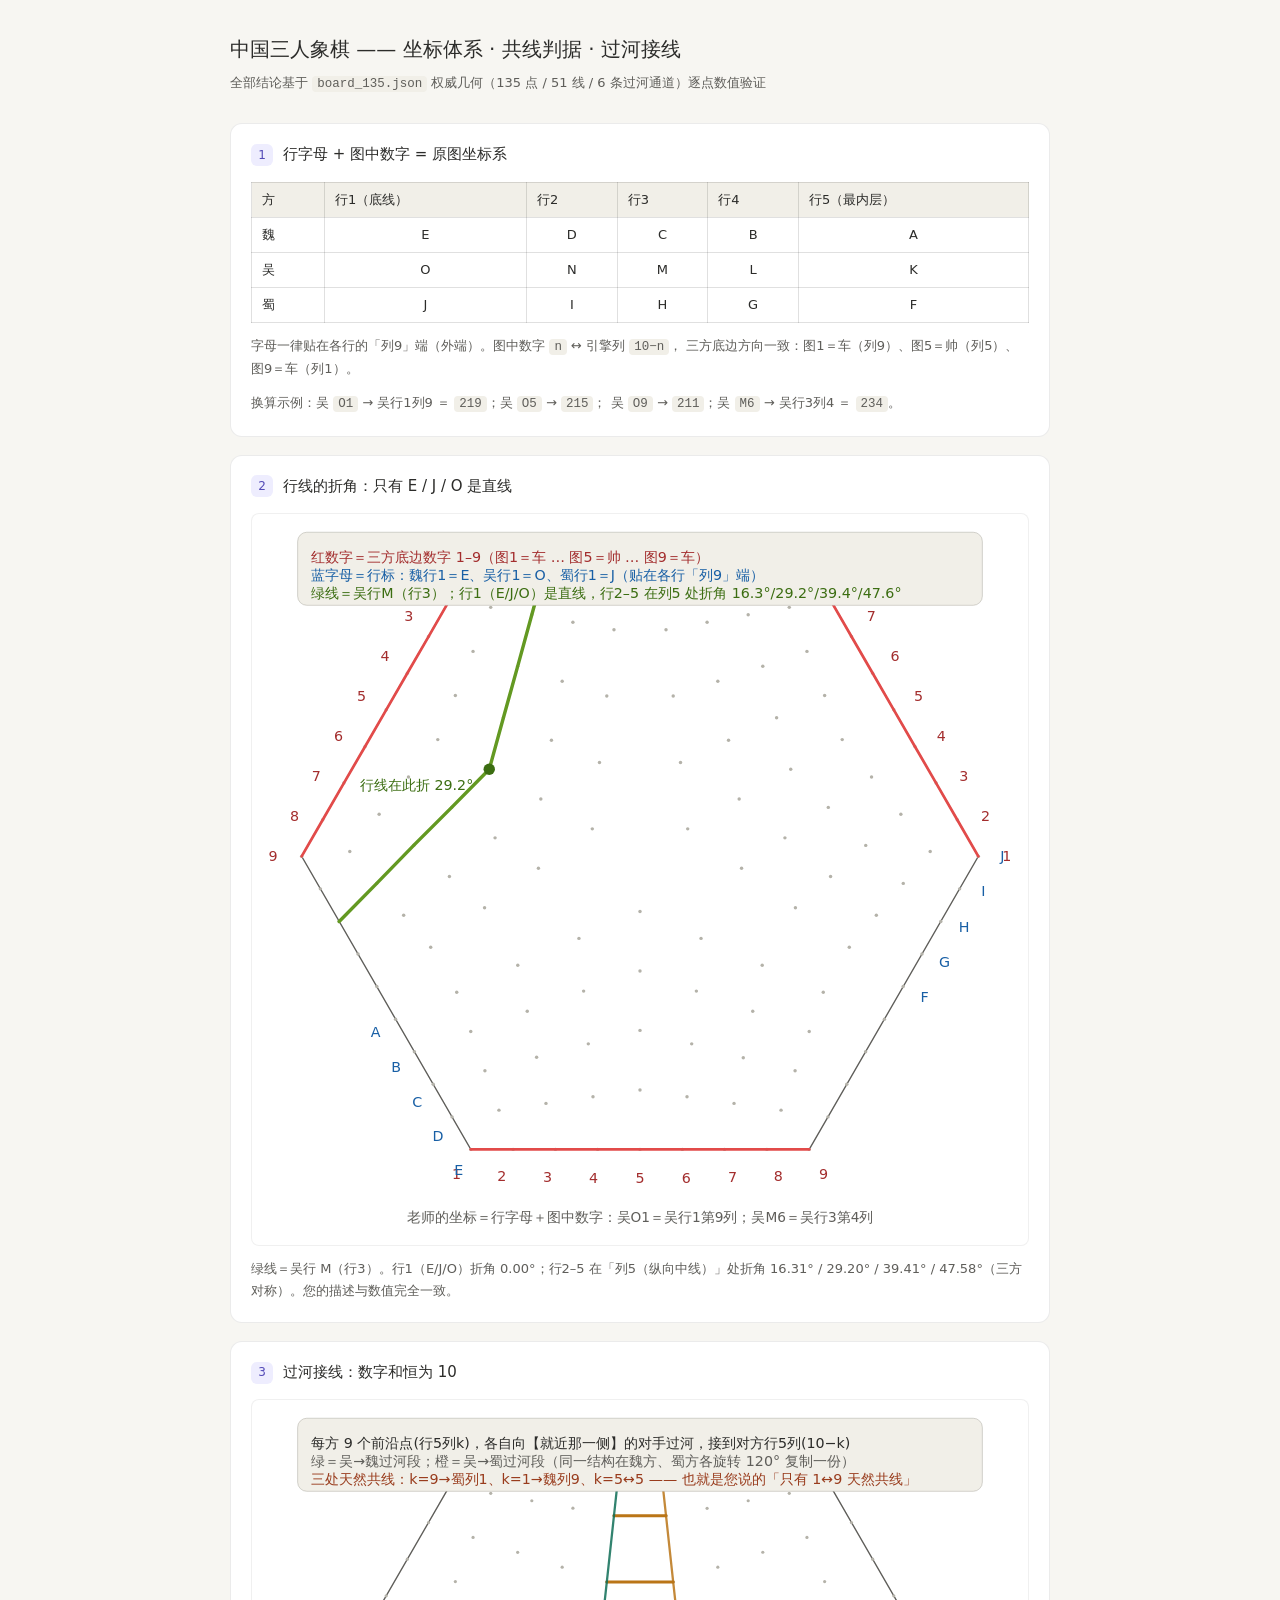
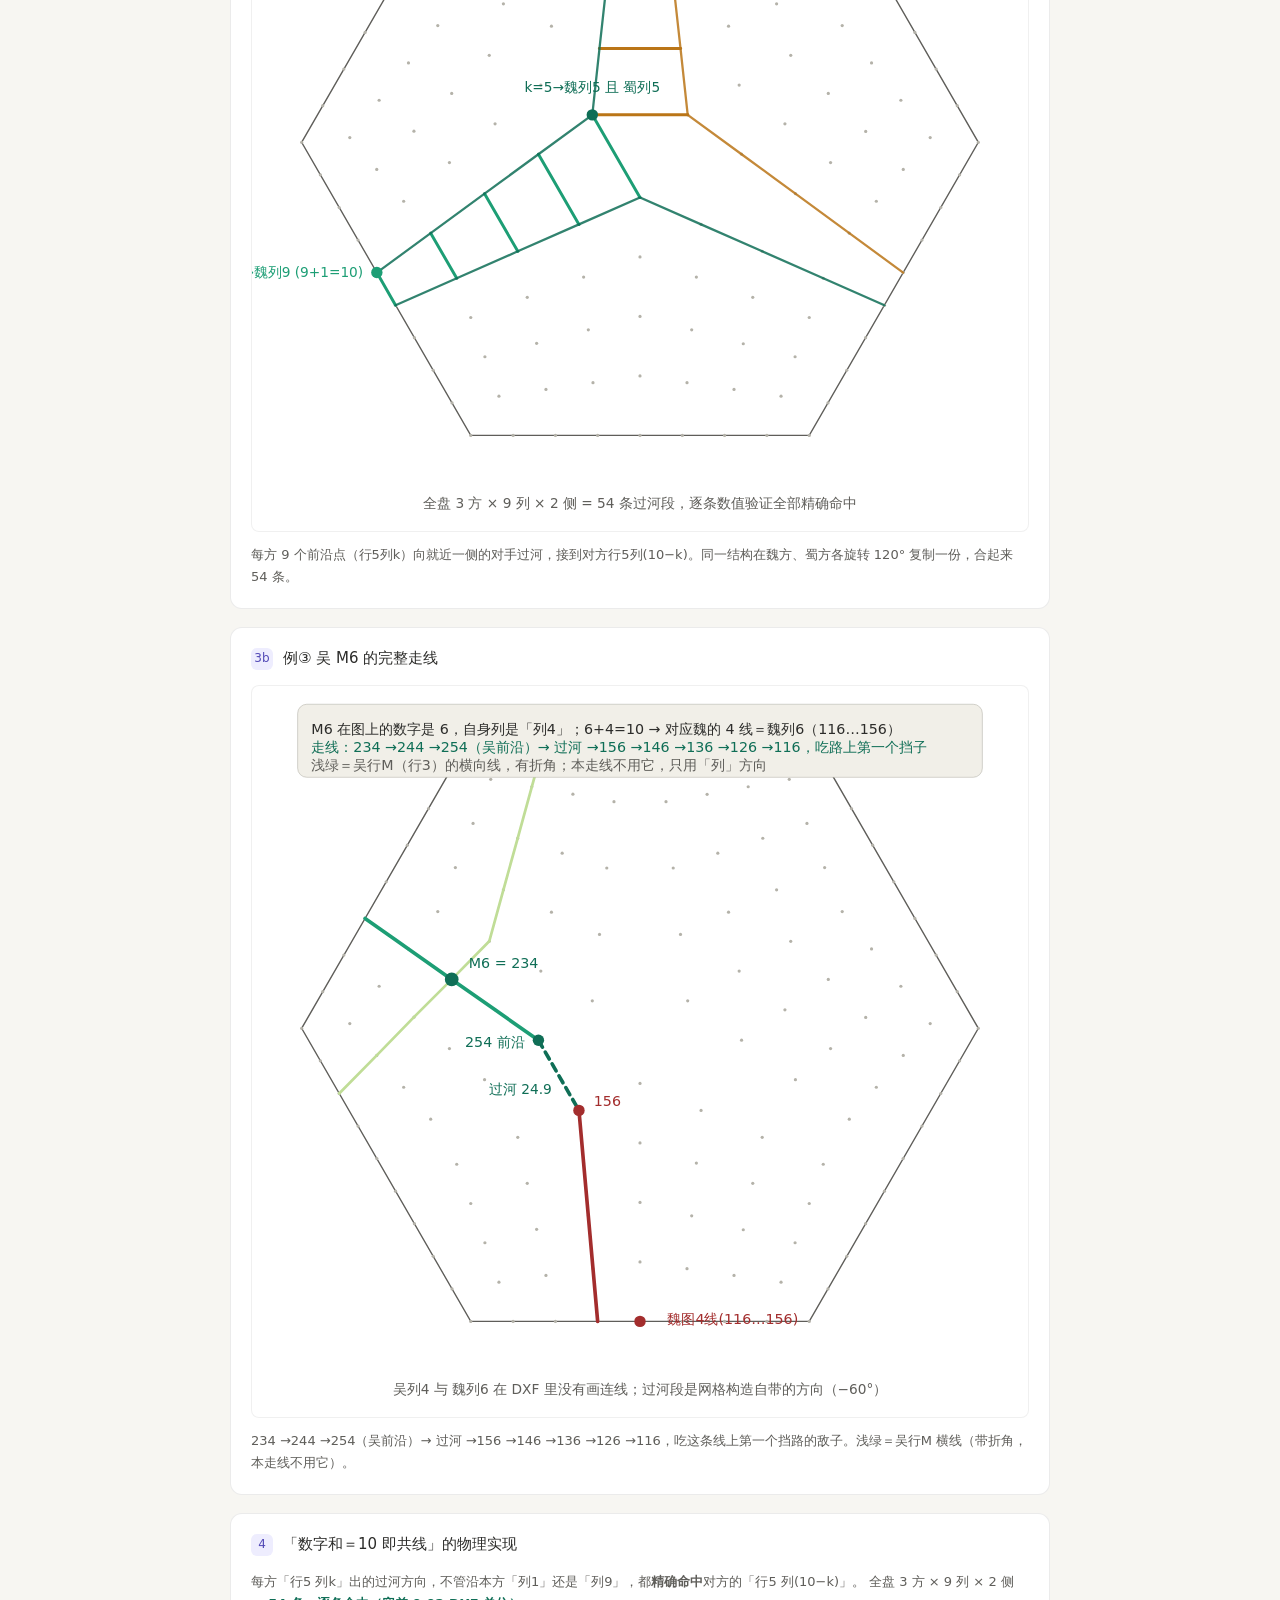
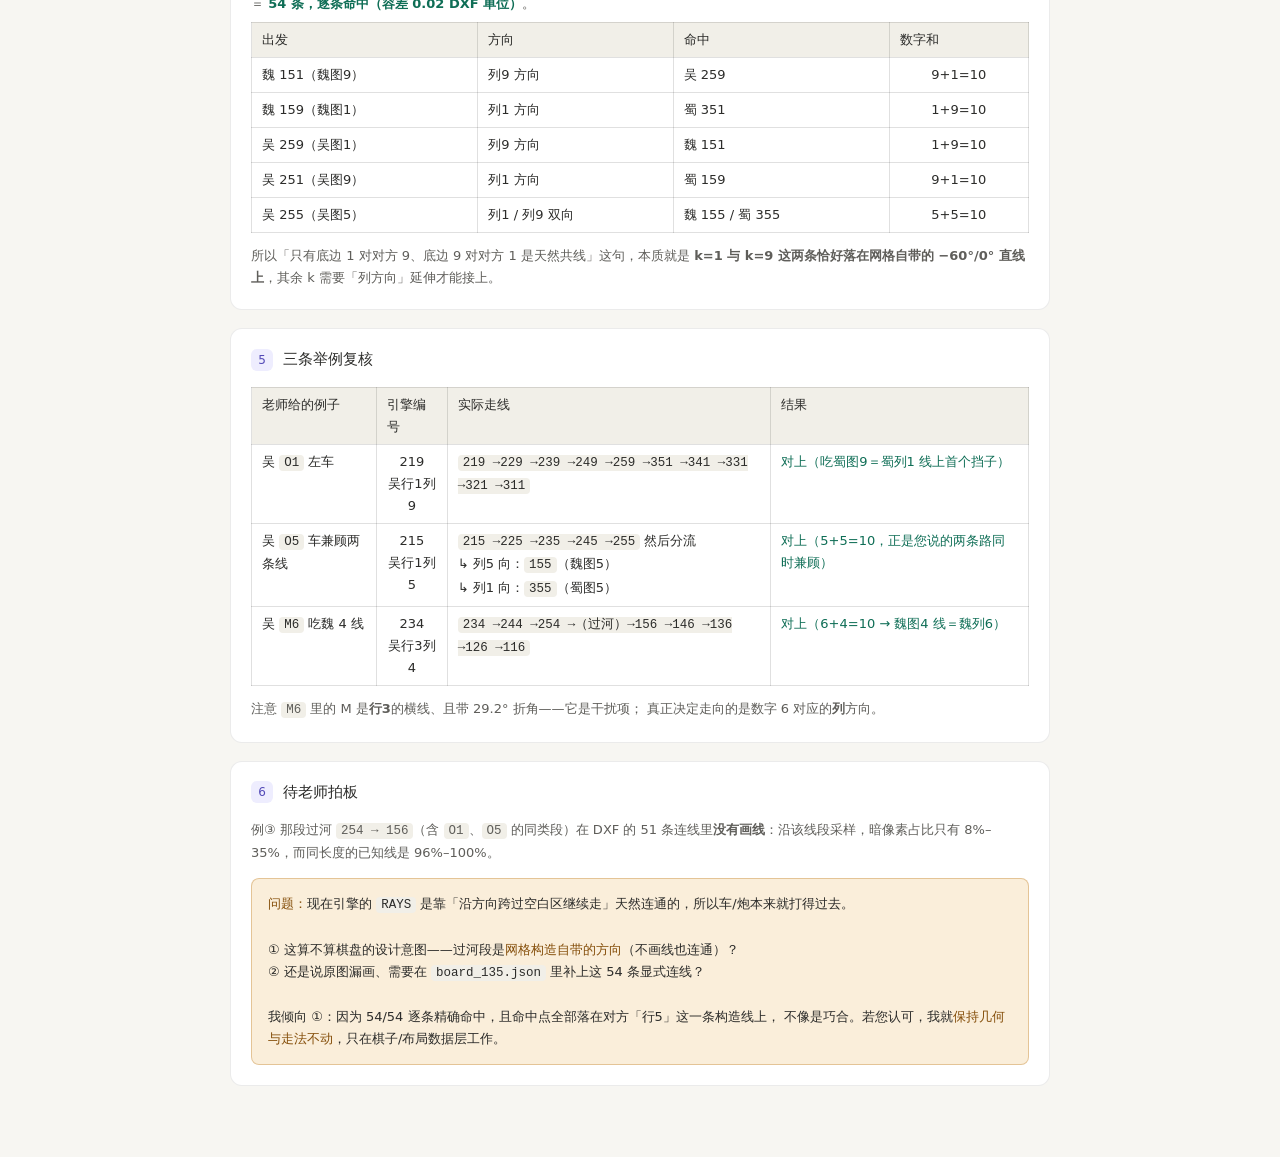
<file: tests/_chars_out/结论_坐标体系与共线.html>
<!DOCTYPE html>
<html lang="zh-CN">
<head>
<meta charset="utf-8">
<meta name="viewport" content="width=device-width,initial-scale=1">
<title>三人象棋 · 坐标体系与共线判据</title>
<style>
*{box-sizing:border-box}
body{margin:0;padding:32px 20px 64px;background:#F7F6F2;
     color:#2C2C2A;font:14px/1.7 system-ui,-apple-system,"Segoe UI","Microsoft YaHei",sans-serif}
.wrap{max-width:820px;margin:0 auto}
h1{font-size:20px;font-weight:500;margin:0 0 6px}
.sub{color:#5F5E5A;font-size:13px;margin:0 0 28px}
section.card{background:#fff;border:1px solid rgba(0,0,0,.08);border-radius:12px;
             padding:18px 20px 20px;margin:0 0 18px}
h2{font-size:15px;font-weight:500;margin:0 0 14px;display:flex;align-items:center;gap:10px}
h2 .no{display:inline-flex;align-items:center;justify-content:center;
       width:22px;height:22px;border-radius:6px;background:#EEEDFE;color:#534AB7;
       font-size:12px;font-weight:500;flex:none}
.fig{border:1px solid rgba(0,0,0,.06);border-radius:8px;overflow:hidden;background:#fff}
.fig svg{display:block}
p.cap{color:#5F5E5A;font-size:13px;margin:12px 0 0}
table{border-collapse:collapse;width:100%;font-size:13px;margin:6px 0 0}
th,td{border:1px solid rgba(0,0,0,.12);padding:6px 10px;text-align:left;vertical-align:top}
th{background:#F1EFE8;font-weight:500}
td.c{text-align:center}
code{font-family:ui-monospace,Consolas,monospace;font-size:12.5px;
     background:#F1EFE8;padding:1px 5px;border-radius:4px}
.ask{background:#FAEEDA;border:1px solid rgba(186,117,23,.35);border-radius:8px;
     padding:14px 16px;margin:14px 0 0;font-size:13px}
.ask b{font-weight:500;color:#854F0B}
.ok{color:#0F6E56}
</style>
</head>
<body>

<div class="wrap">
<h1>中国三人象棋 —— 坐标体系 · 共线判据 · 过河接线</h1>
<p class="sub">全部结论基于 <code>board_135.json</code> 权威几何（135 点 / 51 线 / 6 条过河通道）逐点数值验证</p>

<section class="card">
  <h2><span class="no">1</span>行字母 + 图中数字 = 原图坐标系</h2>
  <table>
    <tr><th>方</th><th>行1（底线）</th><th>行2</th><th>行3</th><th>行4</th><th>行5（最内层）</th></tr>
    <tr><td>魏</td><td class="c">E</td><td class="c">D</td><td class="c">C</td><td class="c">B</td><td class="c">A</td></tr>
    <tr><td>吴</td><td class="c">O</td><td class="c">N</td><td class="c">M</td><td class="c">L</td><td class="c">K</td></tr>
    <tr><td>蜀</td><td class="c">J</td><td class="c">I</td><td class="c">H</td><td class="c">G</td><td class="c">F</td></tr>
  </table>
  <p class="cap">字母一律贴在各行的「列9」端（外端）。图中数字 <code>n</code> ↔ 引擎列 <code>10−n</code>，
  三方底边方向一致：图1＝车（列9）、图5＝帅（列5）、图9＝车（列1）。</p>
  <p class="cap">换算示例：吴 <code>O1</code> → 吴行1列9 ＝ <code>219</code>；吴 <code>O5</code> → <code>215</code>；
  吴 <code>O9</code> → <code>211</code>；吴 <code>M6</code> → 吴行3列4 ＝ <code>234</code>。</p>
</section>

<section class="card">
  <h2><span class="no">2</span>行线的折角：只有 E / J / O 是直线</h2>
  <div class="fig"><svg viewBox="0 0 680 640" width="100%" xmlns="http://www.w3.org/2000/svg" role="img" font-family="system-ui,-apple-system,Segoe UI,sans-serif">
<title>三人象棋坐标体系</title>
<desc>行字母 A 到 O、底边数字 1 到 9、行线在列 5 的折角</desc>

<path d="M 488.3 556.8 L 636.5 300.0 L 488.3 43.2 L 191.7 43.2 L 43.5 300.0 L 191.7 556.8 L 488.3 556.8" fill="none" stroke="#5F5E5A" stroke-width="1.2" opacity="1.0" stroke-linecap="round"/>
<circle cx="488.3" cy="556.8" r="1.5" fill="#B4B2A9"/>
<circle cx="451.2" cy="556.8" r="1.5" fill="#B4B2A9"/>
<circle cx="414.1" cy="556.8" r="1.5" fill="#B4B2A9"/>
<circle cx="377.1" cy="556.8" r="1.5" fill="#B4B2A9"/>
<circle cx="340.0" cy="556.8" r="1.5" fill="#B4B2A9"/>
<circle cx="302.9" cy="556.8" r="1.5" fill="#B4B2A9"/>
<circle cx="265.9" cy="556.8" r="1.5" fill="#B4B2A9"/>
<circle cx="228.8" cy="556.8" r="1.5" fill="#B4B2A9"/>
<circle cx="191.7" cy="556.8" r="1.5" fill="#B4B2A9"/>
<circle cx="504.7" cy="528.3" r="1.5" fill="#B4B2A9"/>
<circle cx="463.6" cy="522.4" r="1.5" fill="#B4B2A9"/>
<circle cx="422.4" cy="516.5" r="1.5" fill="#B4B2A9"/>
<circle cx="381.2" cy="510.6" r="1.5" fill="#B4B2A9"/>
<circle cx="340.0" cy="504.7" r="1.5" fill="#B4B2A9"/>
<circle cx="298.8" cy="510.6" r="1.5" fill="#B4B2A9"/>
<circle cx="257.6" cy="516.5" r="1.5" fill="#B4B2A9"/>
<circle cx="216.4" cy="522.4" r="1.5" fill="#B4B2A9"/>
<circle cx="175.3" cy="528.3" r="1.5" fill="#B4B2A9"/>
<circle cx="521.2" cy="499.7" r="1.5" fill="#B4B2A9"/>
<circle cx="475.9" cy="487.9" r="1.5" fill="#B4B2A9"/>
<circle cx="430.5" cy="476.5" r="1.5" fill="#B4B2A9"/>
<circle cx="385.3" cy="464.3" r="1.5" fill="#B4B2A9"/>
<circle cx="340.0" cy="452.5" r="1.5" fill="#B4B2A9"/>
<circle cx="294.7" cy="464.3" r="1.5" fill="#B4B2A9"/>
<circle cx="249.4" cy="476.1" r="1.5" fill="#B4B2A9"/>
<circle cx="204.1" cy="487.9" r="1.5" fill="#B4B2A9"/>
<circle cx="158.8" cy="499.7" r="1.5" fill="#B4B2A9"/>
<circle cx="537.7" cy="471.2" r="1.5" fill="#B4B2A9"/>
<circle cx="488.3" cy="453.5" r="1.5" fill="#B4B2A9"/>
<circle cx="438.8" cy="435.8" r="1.5" fill="#B4B2A9"/>
<circle cx="389.4" cy="418.1" r="1.5" fill="#B4B2A9"/>
<circle cx="340.0" cy="400.4" r="1.5" fill="#B4B2A9"/>
<circle cx="290.6" cy="418.1" r="1.5" fill="#B4B2A9"/>
<circle cx="241.2" cy="435.8" r="1.5" fill="#B4B2A9"/>
<circle cx="191.7" cy="453.5" r="1.5" fill="#B4B2A9"/>
<circle cx="142.3" cy="471.2" r="1.5" fill="#B4B2A9"/>
<circle cx="554.2" cy="442.7" r="1.5" fill="#B4B2A9"/>
<circle cx="500.6" cy="419.1" r="1.5" fill="#B4B2A9"/>
<circle cx="447.1" cy="395.5" r="1.5" fill="#B4B2A9"/>
<circle cx="393.5" cy="371.9" r="1.5" fill="#B4B2A9"/>
<circle cx="340.0" cy="348.3" r="1.5" fill="#B4B2A9"/>
<circle cx="286.5" cy="371.9" r="1.5" fill="#B4B2A9"/>
<circle cx="232.9" cy="395.5" r="1.5" fill="#B4B2A9"/>
<circle cx="179.4" cy="419.1" r="1.5" fill="#B4B2A9"/>
<circle cx="125.8" cy="442.7" r="1.5" fill="#B4B2A9"/>
<circle cx="43.5" cy="300.0" r="1.5" fill="#B4B2A9"/>
<circle cx="62.0" cy="267.9" r="1.5" fill="#B4B2A9"/>
<circle cx="80.5" cy="235.8" r="1.5" fill="#B4B2A9"/>
<circle cx="99.1" cy="203.7" r="1.5" fill="#B4B2A9"/>
<circle cx="117.6" cy="171.6" r="1.5" fill="#B4B2A9"/>
<circle cx="136.1" cy="139.5" r="1.5" fill="#B4B2A9"/>
<circle cx="154.7" cy="107.4" r="1.5" fill="#B4B2A9"/>
<circle cx="173.2" cy="75.3" r="1.5" fill="#B4B2A9"/>
<circle cx="191.7" cy="43.2" r="1.5" fill="#B4B2A9"/>
<circle cx="59.9" cy="328.5" r="1.5" fill="#B4B2A9"/>
<circle cx="85.7" cy="295.8" r="1.5" fill="#B4B2A9"/>
<circle cx="111.4" cy="263.1" r="1.5" fill="#B4B2A9"/>
<circle cx="137.1" cy="230.4" r="1.5" fill="#B4B2A9"/>
<circle cx="162.8" cy="197.7" r="1.5" fill="#B4B2A9"/>
<circle cx="178.2" cy="159.1" r="1.5" fill="#B4B2A9"/>
<circle cx="193.7" cy="120.4" r="1.5" fill="#B4B2A9"/>
<circle cx="209.2" cy="81.8" r="1.5" fill="#B4B2A9"/>
<circle cx="224.7" cy="43.2" r="1.5" fill="#B4B2A9"/>
<circle cx="76.4" cy="357.1" r="1.5" fill="#B4B2A9"/>
<circle cx="109.3" cy="323.7" r="1.5" fill="#B4B2A9"/>
<circle cx="141.9" cy="290.2" r="1.5" fill="#B4B2A9"/>
<circle cx="175.0" cy="257.1" r="1.5" fill="#B4B2A9"/>
<circle cx="207.9" cy="223.7" r="1.5" fill="#B4B2A9"/>
<circle cx="220.3" cy="178.6" r="1.5" fill="#B4B2A9"/>
<circle cx="232.8" cy="133.5" r="1.5" fill="#B4B2A9"/>
<circle cx="245.2" cy="88.3" r="1.5" fill="#B4B2A9"/>
<circle cx="257.6" cy="43.2" r="1.5" fill="#B4B2A9"/>
<circle cx="92.9" cy="385.6" r="1.5" fill="#B4B2A9"/>
<circle cx="132.9" cy="351.6" r="1.5" fill="#B4B2A9"/>
<circle cx="173.0" cy="317.7" r="1.5" fill="#B4B2A9"/>
<circle cx="213.0" cy="283.8" r="1.5" fill="#B4B2A9"/>
<circle cx="253.1" cy="249.8" r="1.5" fill="#B4B2A9"/>
<circle cx="262.4" cy="198.2" r="1.5" fill="#B4B2A9"/>
<circle cx="271.8" cy="146.5" r="1.5" fill="#B4B2A9"/>
<circle cx="281.2" cy="94.8" r="1.5" fill="#B4B2A9"/>
<circle cx="290.6" cy="43.2" r="1.5" fill="#B4B2A9"/>
<circle cx="109.4" cy="414.1" r="1.5" fill="#B4B2A9"/>
<circle cx="156.6" cy="379.6" r="1.5" fill="#B4B2A9"/>
<circle cx="203.8" cy="345.0" r="1.5" fill="#B4B2A9"/>
<circle cx="251.0" cy="310.4" r="1.5" fill="#B4B2A9"/>
<circle cx="298.2" cy="275.9" r="1.5" fill="#B4B2A9"/>
<circle cx="304.5" cy="217.7" r="1.5" fill="#B4B2A9"/>
<circle cx="310.9" cy="159.5" r="1.5" fill="#B4B2A9"/>
<circle cx="317.2" cy="101.4" r="1.5" fill="#B4B2A9"/>
<circle cx="323.5" cy="43.2" r="1.5" fill="#B4B2A9"/>
<circle cx="488.3" cy="43.2" r="1.5" fill="#B4B2A9"/>
<circle cx="506.8" cy="75.3" r="1.5" fill="#B4B2A9"/>
<circle cx="525.3" cy="107.4" r="1.5" fill="#B4B2A9"/>
<circle cx="543.9" cy="139.5" r="1.5" fill="#B4B2A9"/>
<circle cx="562.4" cy="171.6" r="1.5" fill="#B4B2A9"/>
<circle cx="580.9" cy="203.7" r="1.5" fill="#B4B2A9"/>
<circle cx="599.5" cy="235.8" r="1.5" fill="#B4B2A9"/>
<circle cx="618.0" cy="267.9" r="1.5" fill="#B4B2A9"/>
<circle cx="636.5" cy="300.0" r="1.5" fill="#B4B2A9"/>
<circle cx="455.3" cy="43.2" r="1.5" fill="#B4B2A9"/>
<circle cx="470.8" cy="81.8" r="1.5" fill="#B4B2A9"/>
<circle cx="486.3" cy="120.4" r="1.5" fill="#B4B2A9"/>
<circle cx="501.8" cy="159.1" r="1.5" fill="#B4B2A9"/>
<circle cx="517.2" cy="197.7" r="1.5" fill="#B4B2A9"/>
<circle cx="542.9" cy="230.4" r="1.5" fill="#B4B2A9"/>
<circle cx="568.6" cy="263.1" r="1.5" fill="#B4B2A9"/>
<circle cx="594.3" cy="295.8" r="1.5" fill="#B4B2A9"/>
<circle cx="620.1" cy="328.5" r="1.5" fill="#B4B2A9"/>
<circle cx="422.4" cy="43.2" r="1.5" fill="#B4B2A9"/>
<circle cx="434.8" cy="88.3" r="1.5" fill="#B4B2A9"/>
<circle cx="447.6" cy="133.4" r="1.5" fill="#B4B2A9"/>
<circle cx="459.7" cy="178.6" r="1.5" fill="#B4B2A9"/>
<circle cx="472.1" cy="223.7" r="1.5" fill="#B4B2A9"/>
<circle cx="505.0" cy="257.1" r="1.5" fill="#B4B2A9"/>
<circle cx="537.8" cy="290.4" r="1.5" fill="#B4B2A9"/>
<circle cx="570.7" cy="323.7" r="1.5" fill="#B4B2A9"/>
<circle cx="603.6" cy="357.1" r="1.5" fill="#B4B2A9"/>
<circle cx="389.4" cy="43.2" r="1.5" fill="#B4B2A9"/>
<circle cx="398.8" cy="94.9" r="1.5" fill="#B4B2A9"/>
<circle cx="408.2" cy="146.5" r="1.5" fill="#B4B2A9"/>
<circle cx="417.6" cy="198.2" r="1.5" fill="#B4B2A9"/>
<circle cx="426.9" cy="249.8" r="1.5" fill="#B4B2A9"/>
<circle cx="467.0" cy="283.8" r="1.5" fill="#B4B2A9"/>
<circle cx="507.0" cy="317.7" r="1.5" fill="#B4B2A9"/>
<circle cx="547.1" cy="351.6" r="1.5" fill="#B4B2A9"/>
<circle cx="587.1" cy="385.6" r="1.5" fill="#B4B2A9"/>
<circle cx="356.5" cy="43.2" r="1.5" fill="#B4B2A9"/>
<circle cx="362.8" cy="101.4" r="1.5" fill="#B4B2A9"/>
<circle cx="369.1" cy="159.5" r="1.5" fill="#B4B2A9"/>
<circle cx="375.5" cy="217.7" r="1.5" fill="#B4B2A9"/>
<circle cx="381.8" cy="275.9" r="1.5" fill="#B4B2A9"/>
<circle cx="429.0" cy="310.4" r="1.5" fill="#B4B2A9"/>
<circle cx="476.2" cy="345.0" r="1.5" fill="#B4B2A9"/>
<circle cx="523.4" cy="379.6" r="1.5" fill="#B4B2A9"/>
<circle cx="570.6" cy="414.1" r="1.5" fill="#B4B2A9"/>
<path d="M 191.7 556.8 L 228.8 556.8 L 265.9 556.8 L 302.9 556.8 L 340.0 556.8 L 377.1 556.8 L 414.1 556.8 L 451.2 556.8 L 488.3 556.8" fill="none" stroke="#E24B4A" stroke-width="2.4" opacity="1.0" stroke-linecap="round"/>
<path d="M 191.7 43.2 L 173.2 75.3 L 154.7 107.4 L 136.1 139.5 L 117.6 171.6 L 99.1 203.7 L 80.5 235.8 L 62.0 267.9 L 43.5 300.0" fill="none" stroke="#E24B4A" stroke-width="2.4" opacity="1.0" stroke-linecap="round"/>
<path d="M 636.5 300.0 L 618.0 267.9 L 599.5 235.8 L 580.9 203.7 L 562.4 171.6 L 543.9 139.5 L 525.3 107.4 L 506.8 75.3 L 488.3 43.2" fill="none" stroke="#E24B4A" stroke-width="2.4" opacity="1.0" stroke-linecap="round"/>
<text x="179.2" y="578.4" fill="#A32D2D" font-size="12.5" font-weight="500" text-anchor="middle" dominant-baseline="central">1</text>
<text x="218.9" y="579.7" fill="#A32D2D" font-size="12.5" font-weight="500" text-anchor="middle" dominant-baseline="central">2</text>
<text x="258.9" y="580.8" fill="#A32D2D" font-size="12.5" font-weight="500" text-anchor="middle" dominant-baseline="central">3</text>
<text x="299.4" y="581.5" fill="#A32D2D" font-size="12.5" font-weight="500" text-anchor="middle" dominant-baseline="central">4</text>
<text x="340.0" y="581.8" fill="#A32D2D" font-size="12.5" font-weight="500" text-anchor="middle" dominant-baseline="central">5</text>
<text x="380.6" y="581.5" fill="#A32D2D" font-size="12.5" font-weight="500" text-anchor="middle" dominant-baseline="central">6</text>
<text x="421.1" y="580.8" fill="#A32D2D" font-size="12.5" font-weight="500" text-anchor="middle" dominant-baseline="central">7</text>
<text x="461.1" y="579.7" fill="#A32D2D" font-size="12.5" font-weight="500" text-anchor="middle" dominant-baseline="central">8</text>
<text x="500.8" y="578.4" fill="#A32D2D" font-size="12.5" font-weight="500" text-anchor="middle" dominant-baseline="central">9</text>
<text x="179.2" y="21.6" fill="#A32D2D" font-size="12.5" font-weight="500" text-anchor="middle" dominant-baseline="central">1</text>
<text x="158.3" y="55.2" fill="#A32D2D" font-size="12.5" font-weight="500" text-anchor="middle" dominant-baseline="central">2</text>
<text x="137.3" y="89.4" fill="#A32D2D" font-size="12.5" font-weight="500" text-anchor="middle" dominant-baseline="central">3</text>
<text x="116.5" y="124.0" fill="#A32D2D" font-size="12.5" font-weight="500" text-anchor="middle" dominant-baseline="central">4</text>
<text x="96.0" y="159.1" fill="#A32D2D" font-size="12.5" font-weight="500" text-anchor="middle" dominant-baseline="central">5</text>
<text x="75.9" y="194.4" fill="#A32D2D" font-size="12.5" font-weight="500" text-anchor="middle" dominant-baseline="central">6</text>
<text x="56.3" y="229.8" fill="#A32D2D" font-size="12.5" font-weight="500" text-anchor="middle" dominant-baseline="central">7</text>
<text x="37.2" y="265.0" fill="#A32D2D" font-size="12.5" font-weight="500" text-anchor="middle" dominant-baseline="central">8</text>
<text x="18.5" y="300.0" fill="#A32D2D" font-size="12.5" font-weight="500" text-anchor="middle" dominant-baseline="central">9</text>
<text x="661.5" y="300.0" fill="#A32D2D" font-size="12.5" font-weight="500" text-anchor="middle" dominant-baseline="central">1</text>
<text x="642.8" y="265.0" fill="#A32D2D" font-size="12.5" font-weight="500" text-anchor="middle" dominant-baseline="central">2</text>
<text x="623.7" y="229.8" fill="#A32D2D" font-size="12.5" font-weight="500" text-anchor="middle" dominant-baseline="central">3</text>
<text x="604.1" y="194.4" fill="#A32D2D" font-size="12.5" font-weight="500" text-anchor="middle" dominant-baseline="central">4</text>
<text x="584.0" y="159.1" fill="#A32D2D" font-size="12.5" font-weight="500" text-anchor="middle" dominant-baseline="central">5</text>
<text x="563.5" y="124.0" fill="#A32D2D" font-size="12.5" font-weight="500" text-anchor="middle" dominant-baseline="central">6</text>
<text x="542.7" y="89.4" fill="#A32D2D" font-size="12.5" font-weight="500" text-anchor="middle" dominant-baseline="central">7</text>
<text x="521.7" y="55.2" fill="#A32D2D" font-size="12.5" font-weight="500" text-anchor="middle" dominant-baseline="central">8</text>
<text x="500.8" y="21.6" fill="#A32D2D" font-size="12.5" font-weight="500" text-anchor="middle" dominant-baseline="central">9</text>
<text x="181.2" y="575.0" fill="#185FA5" font-size="12.5" font-weight="500" text-anchor="middle" dominant-baseline="central">E</text>
<text x="163.0" y="545.3" fill="#185FA5" font-size="12.5" font-weight="500" text-anchor="middle" dominant-baseline="central">D</text>
<text x="144.7" y="515.3" fill="#185FA5" font-size="12.5" font-weight="500" text-anchor="middle" dominant-baseline="central">C</text>
<text x="126.4" y="484.9" fill="#185FA5" font-size="12.5" font-weight="500" text-anchor="middle" dominant-baseline="central">B</text>
<text x="108.4" y="454.3" fill="#185FA5" font-size="12.5" font-weight="500" text-anchor="middle" dominant-baseline="central">A</text>
<text x="181.2" y="25.0" fill="#185FA5" font-size="12.5" font-weight="500" text-anchor="middle" dominant-baseline="central">O</text>
<text x="216.1" y="24.0" fill="#185FA5" font-size="12.5" font-weight="500" text-anchor="middle" dominant-baseline="central">N</text>
<text x="251.2" y="23.2" fill="#185FA5" font-size="12.5" font-weight="500" text-anchor="middle" dominant-baseline="central">M</text>
<text x="286.6" y="22.6" fill="#185FA5" font-size="12.5" font-weight="500" text-anchor="middle" dominant-baseline="central">L</text>
<text x="322.2" y="22.2" fill="#185FA5" font-size="12.5" font-weight="500" text-anchor="middle" dominant-baseline="central">K</text>
<text x="657.5" y="300.0" fill="#185FA5" font-size="12.5" font-weight="500" text-anchor="middle" dominant-baseline="central">J</text>
<text x="640.9" y="330.7" fill="#185FA5" font-size="12.5" font-weight="500" text-anchor="middle" dominant-baseline="central">I</text>
<text x="624.1" y="361.5" fill="#185FA5" font-size="12.5" font-weight="500" text-anchor="middle" dominant-baseline="central">H</text>
<text x="606.9" y="392.5" fill="#185FA5" font-size="12.5" font-weight="500" text-anchor="middle" dominant-baseline="central">G</text>
<text x="589.5" y="423.4" fill="#185FA5" font-size="12.5" font-weight="500" text-anchor="middle" dominant-baseline="central">F</text>
<path d="M 76.4 357.1 L 109.3 323.7 L 141.9 290.2 L 175.0 257.1 L 207.9 223.7 L 220.3 178.6 L 232.8 133.5 L 245.2 88.3 L 257.6 43.2" fill="none" stroke="#639922" stroke-width="3.0" opacity="1.0" stroke-linecap="round"/>
<circle cx="207.9" cy="223.7" r="5" fill="#3B6D11"/>
<text x="193.9" y="241.7" fill="#3B6D11" font-size="12.5" font-weight="500" text-anchor="end">行线在此折 29.2°</text>
<rect x="40" y="16" width="600" height="64" rx="8" fill="#F1EFE8" stroke="#B4B2A9" stroke-width="0.5"/>
<text x="52" y="42" fill="#A32D2D" font-size="12.5" font-weight="500">红数字＝三方底边数字 1–9（图1＝车 … 图5＝帅 … 图9＝车）</text>
<text x="52" y="58" fill="#185FA5" font-size="12.5" font-weight="500">蓝字母＝行标：魏行1＝E、吴行1＝O、蜀行1＝J（贴在各行「列9」端）</text>
<text x="52" y="74" fill="#3B6D11" font-size="12.5" font-weight="500">绿线＝吴行M（行3）；行1（E/J/O）是直线，行2–5 在列5 处折角 16.3°/29.2°/39.4°/47.6°</text>
<text x="340" y="620" fill="#5F5E5A" font-size="12" text-anchor="middle">老师的坐标＝行字母＋图中数字：吴O1＝吴行1第9列；吴M6＝吴行3第4列</text>
</svg></div>
  <p class="cap">绿线＝吴行 M（行3）。行1（E/J/O）折角 0.00°；行2–5 在「列5（纵向中线）」处折角 16.31° / 29.20° / 39.41° / 47.58°（三方对称）。您的描述与数值完全一致。</p>
</section>


<section class="card">
  <h2><span class="no">3</span>过河接线：数字和恒为 10</h2>
  <div class="fig"><svg viewBox="0 0 680 640" width="100%" xmlns="http://www.w3.org/2000/svg" role="img" font-family="system-ui,-apple-system,Segoe UI,sans-serif">
<title>过河接线（数字和恒为 10）</title>
<desc>每方行5列k 沿本方列1或列9方向过河，命中对方行5列10减k</desc>

<path d="M 488.3 556.8 L 636.5 300.0 L 488.3 43.2 L 191.7 43.2 L 43.5 300.0 L 191.7 556.8 L 488.3 556.8" fill="none" stroke="#5F5E5A" stroke-width="1.2" opacity="1.0" stroke-linecap="round"/>
<circle cx="488.3" cy="556.8" r="1.4" fill="#B4B2A9"/>
<circle cx="451.2" cy="556.8" r="1.4" fill="#B4B2A9"/>
<circle cx="414.1" cy="556.8" r="1.4" fill="#B4B2A9"/>
<circle cx="377.1" cy="556.8" r="1.4" fill="#B4B2A9"/>
<circle cx="340.0" cy="556.8" r="1.4" fill="#B4B2A9"/>
<circle cx="302.9" cy="556.8" r="1.4" fill="#B4B2A9"/>
<circle cx="265.9" cy="556.8" r="1.4" fill="#B4B2A9"/>
<circle cx="228.8" cy="556.8" r="1.4" fill="#B4B2A9"/>
<circle cx="191.7" cy="556.8" r="1.4" fill="#B4B2A9"/>
<circle cx="504.7" cy="528.3" r="1.4" fill="#B4B2A9"/>
<circle cx="463.6" cy="522.4" r="1.4" fill="#B4B2A9"/>
<circle cx="422.4" cy="516.5" r="1.4" fill="#B4B2A9"/>
<circle cx="381.2" cy="510.6" r="1.4" fill="#B4B2A9"/>
<circle cx="340.0" cy="504.7" r="1.4" fill="#B4B2A9"/>
<circle cx="298.8" cy="510.6" r="1.4" fill="#B4B2A9"/>
<circle cx="257.6" cy="516.5" r="1.4" fill="#B4B2A9"/>
<circle cx="216.4" cy="522.4" r="1.4" fill="#B4B2A9"/>
<circle cx="175.3" cy="528.3" r="1.4" fill="#B4B2A9"/>
<circle cx="521.2" cy="499.7" r="1.4" fill="#B4B2A9"/>
<circle cx="475.9" cy="487.9" r="1.4" fill="#B4B2A9"/>
<circle cx="430.5" cy="476.5" r="1.4" fill="#B4B2A9"/>
<circle cx="385.3" cy="464.3" r="1.4" fill="#B4B2A9"/>
<circle cx="340.0" cy="452.5" r="1.4" fill="#B4B2A9"/>
<circle cx="294.7" cy="464.3" r="1.4" fill="#B4B2A9"/>
<circle cx="249.4" cy="476.1" r="1.4" fill="#B4B2A9"/>
<circle cx="204.1" cy="487.9" r="1.4" fill="#B4B2A9"/>
<circle cx="158.8" cy="499.7" r="1.4" fill="#B4B2A9"/>
<circle cx="537.7" cy="471.2" r="1.4" fill="#B4B2A9"/>
<circle cx="488.3" cy="453.5" r="1.4" fill="#B4B2A9"/>
<circle cx="438.8" cy="435.8" r="1.4" fill="#B4B2A9"/>
<circle cx="389.4" cy="418.1" r="1.4" fill="#B4B2A9"/>
<circle cx="340.0" cy="400.4" r="1.4" fill="#B4B2A9"/>
<circle cx="290.6" cy="418.1" r="1.4" fill="#B4B2A9"/>
<circle cx="241.2" cy="435.8" r="1.4" fill="#B4B2A9"/>
<circle cx="191.7" cy="453.5" r="1.4" fill="#B4B2A9"/>
<circle cx="142.3" cy="471.2" r="1.4" fill="#B4B2A9"/>
<circle cx="554.2" cy="442.7" r="1.4" fill="#B4B2A9"/>
<circle cx="500.6" cy="419.1" r="1.4" fill="#B4B2A9"/>
<circle cx="447.1" cy="395.5" r="1.4" fill="#B4B2A9"/>
<circle cx="393.5" cy="371.9" r="1.4" fill="#B4B2A9"/>
<circle cx="340.0" cy="348.3" r="1.4" fill="#B4B2A9"/>
<circle cx="286.5" cy="371.9" r="1.4" fill="#B4B2A9"/>
<circle cx="232.9" cy="395.5" r="1.4" fill="#B4B2A9"/>
<circle cx="179.4" cy="419.1" r="1.4" fill="#B4B2A9"/>
<circle cx="125.8" cy="442.7" r="1.4" fill="#B4B2A9"/>
<circle cx="43.5" cy="300.0" r="1.4" fill="#B4B2A9"/>
<circle cx="62.0" cy="267.9" r="1.4" fill="#B4B2A9"/>
<circle cx="80.5" cy="235.8" r="1.4" fill="#B4B2A9"/>
<circle cx="99.1" cy="203.7" r="1.4" fill="#B4B2A9"/>
<circle cx="117.6" cy="171.6" r="1.4" fill="#B4B2A9"/>
<circle cx="136.1" cy="139.5" r="1.4" fill="#B4B2A9"/>
<circle cx="154.7" cy="107.4" r="1.4" fill="#B4B2A9"/>
<circle cx="173.2" cy="75.3" r="1.4" fill="#B4B2A9"/>
<circle cx="191.7" cy="43.2" r="1.4" fill="#B4B2A9"/>
<circle cx="59.9" cy="328.5" r="1.4" fill="#B4B2A9"/>
<circle cx="85.7" cy="295.8" r="1.4" fill="#B4B2A9"/>
<circle cx="111.4" cy="263.1" r="1.4" fill="#B4B2A9"/>
<circle cx="137.1" cy="230.4" r="1.4" fill="#B4B2A9"/>
<circle cx="162.8" cy="197.7" r="1.4" fill="#B4B2A9"/>
<circle cx="178.2" cy="159.1" r="1.4" fill="#B4B2A9"/>
<circle cx="193.7" cy="120.4" r="1.4" fill="#B4B2A9"/>
<circle cx="209.2" cy="81.8" r="1.4" fill="#B4B2A9"/>
<circle cx="224.7" cy="43.2" r="1.4" fill="#B4B2A9"/>
<circle cx="76.4" cy="357.1" r="1.4" fill="#B4B2A9"/>
<circle cx="109.3" cy="323.7" r="1.4" fill="#B4B2A9"/>
<circle cx="141.9" cy="290.2" r="1.4" fill="#B4B2A9"/>
<circle cx="175.0" cy="257.1" r="1.4" fill="#B4B2A9"/>
<circle cx="207.9" cy="223.7" r="1.4" fill="#B4B2A9"/>
<circle cx="220.3" cy="178.6" r="1.4" fill="#B4B2A9"/>
<circle cx="232.8" cy="133.5" r="1.4" fill="#B4B2A9"/>
<circle cx="245.2" cy="88.3" r="1.4" fill="#B4B2A9"/>
<circle cx="257.6" cy="43.2" r="1.4" fill="#B4B2A9"/>
<circle cx="92.9" cy="385.6" r="1.4" fill="#B4B2A9"/>
<circle cx="132.9" cy="351.6" r="1.4" fill="#B4B2A9"/>
<circle cx="173.0" cy="317.7" r="1.4" fill="#B4B2A9"/>
<circle cx="213.0" cy="283.8" r="1.4" fill="#B4B2A9"/>
<circle cx="253.1" cy="249.8" r="1.4" fill="#B4B2A9"/>
<circle cx="262.4" cy="198.2" r="1.4" fill="#B4B2A9"/>
<circle cx="271.8" cy="146.5" r="1.4" fill="#B4B2A9"/>
<circle cx="281.2" cy="94.8" r="1.4" fill="#B4B2A9"/>
<circle cx="290.6" cy="43.2" r="1.4" fill="#B4B2A9"/>
<circle cx="109.4" cy="414.1" r="1.4" fill="#B4B2A9"/>
<circle cx="156.6" cy="379.6" r="1.4" fill="#B4B2A9"/>
<circle cx="203.8" cy="345.0" r="1.4" fill="#B4B2A9"/>
<circle cx="251.0" cy="310.4" r="1.4" fill="#B4B2A9"/>
<circle cx="298.2" cy="275.9" r="1.4" fill="#B4B2A9"/>
<circle cx="304.5" cy="217.7" r="1.4" fill="#B4B2A9"/>
<circle cx="310.9" cy="159.5" r="1.4" fill="#B4B2A9"/>
<circle cx="317.2" cy="101.4" r="1.4" fill="#B4B2A9"/>
<circle cx="323.5" cy="43.2" r="1.4" fill="#B4B2A9"/>
<circle cx="488.3" cy="43.2" r="1.4" fill="#B4B2A9"/>
<circle cx="506.8" cy="75.3" r="1.4" fill="#B4B2A9"/>
<circle cx="525.3" cy="107.4" r="1.4" fill="#B4B2A9"/>
<circle cx="543.9" cy="139.5" r="1.4" fill="#B4B2A9"/>
<circle cx="562.4" cy="171.6" r="1.4" fill="#B4B2A9"/>
<circle cx="580.9" cy="203.7" r="1.4" fill="#B4B2A9"/>
<circle cx="599.5" cy="235.8" r="1.4" fill="#B4B2A9"/>
<circle cx="618.0" cy="267.9" r="1.4" fill="#B4B2A9"/>
<circle cx="636.5" cy="300.0" r="1.4" fill="#B4B2A9"/>
<circle cx="455.3" cy="43.2" r="1.4" fill="#B4B2A9"/>
<circle cx="470.8" cy="81.8" r="1.4" fill="#B4B2A9"/>
<circle cx="486.3" cy="120.4" r="1.4" fill="#B4B2A9"/>
<circle cx="501.8" cy="159.1" r="1.4" fill="#B4B2A9"/>
<circle cx="517.2" cy="197.7" r="1.4" fill="#B4B2A9"/>
<circle cx="542.9" cy="230.4" r="1.4" fill="#B4B2A9"/>
<circle cx="568.6" cy="263.1" r="1.4" fill="#B4B2A9"/>
<circle cx="594.3" cy="295.8" r="1.4" fill="#B4B2A9"/>
<circle cx="620.1" cy="328.5" r="1.4" fill="#B4B2A9"/>
<circle cx="422.4" cy="43.2" r="1.4" fill="#B4B2A9"/>
<circle cx="434.8" cy="88.3" r="1.4" fill="#B4B2A9"/>
<circle cx="447.6" cy="133.4" r="1.4" fill="#B4B2A9"/>
<circle cx="459.7" cy="178.6" r="1.4" fill="#B4B2A9"/>
<circle cx="472.1" cy="223.7" r="1.4" fill="#B4B2A9"/>
<circle cx="505.0" cy="257.1" r="1.4" fill="#B4B2A9"/>
<circle cx="537.8" cy="290.4" r="1.4" fill="#B4B2A9"/>
<circle cx="570.7" cy="323.7" r="1.4" fill="#B4B2A9"/>
<circle cx="603.6" cy="357.1" r="1.4" fill="#B4B2A9"/>
<circle cx="389.4" cy="43.2" r="1.4" fill="#B4B2A9"/>
<circle cx="398.8" cy="94.9" r="1.4" fill="#B4B2A9"/>
<circle cx="408.2" cy="146.5" r="1.4" fill="#B4B2A9"/>
<circle cx="417.6" cy="198.2" r="1.4" fill="#B4B2A9"/>
<circle cx="426.9" cy="249.8" r="1.4" fill="#B4B2A9"/>
<circle cx="467.0" cy="283.8" r="1.4" fill="#B4B2A9"/>
<circle cx="507.0" cy="317.7" r="1.4" fill="#B4B2A9"/>
<circle cx="547.1" cy="351.6" r="1.4" fill="#B4B2A9"/>
<circle cx="587.1" cy="385.6" r="1.4" fill="#B4B2A9"/>
<circle cx="356.5" cy="43.2" r="1.4" fill="#B4B2A9"/>
<circle cx="362.8" cy="101.4" r="1.4" fill="#B4B2A9"/>
<circle cx="369.1" cy="159.5" r="1.4" fill="#B4B2A9"/>
<circle cx="375.5" cy="217.7" r="1.4" fill="#B4B2A9"/>
<circle cx="381.8" cy="275.9" r="1.4" fill="#B4B2A9"/>
<circle cx="429.0" cy="310.4" r="1.4" fill="#B4B2A9"/>
<circle cx="476.2" cy="345.0" r="1.4" fill="#B4B2A9"/>
<circle cx="523.4" cy="379.6" r="1.4" fill="#B4B2A9"/>
<circle cx="570.6" cy="414.1" r="1.4" fill="#B4B2A9"/>
<path d="M 109.4 414.1 L 125.8 442.7" fill="none" stroke="#1D9E75" stroke-width="2.6" opacity="1.0" stroke-linecap="round"/>
<path d="M 156.6 379.6 L 179.4 419.1" fill="none" stroke="#1D9E75" stroke-width="2.6" opacity="1.0" stroke-linecap="round"/>
<path d="M 203.8 345.0 L 232.9 395.5" fill="none" stroke="#1D9E75" stroke-width="2.6" opacity="1.0" stroke-linecap="round"/>
<path d="M 251.0 310.4 L 286.5 371.9" fill="none" stroke="#1D9E75" stroke-width="2.6" opacity="1.0" stroke-linecap="round"/>
<path d="M 298.2 275.9 L 340.0 348.3" fill="none" stroke="#1D9E75" stroke-width="2.6" opacity="1.0" stroke-linecap="round"/>
<path d="M 298.2 275.9 L 381.8 275.9" fill="none" stroke="#BA7517" stroke-width="2.6" opacity="1.0" stroke-linecap="round"/>
<path d="M 304.5 217.7 L 375.5 217.7" fill="none" stroke="#BA7517" stroke-width="2.6" opacity="1.0" stroke-linecap="round"/>
<path d="M 310.9 159.5 L 369.1 159.5" fill="none" stroke="#BA7517" stroke-width="2.6" opacity="1.0" stroke-linecap="round"/>
<path d="M 317.2 101.4 L 362.8 101.4" fill="none" stroke="#BA7517" stroke-width="2.6" opacity="1.0" stroke-linecap="round"/>
<path d="M 323.5 43.2 L 356.5 43.2" fill="none" stroke="#BA7517" stroke-width="2.6" opacity="1.0" stroke-linecap="round"/>
<path d="M 109.4 414.1 L 156.6 379.6 L 203.8 345.0 L 251.0 310.4 L 298.2 275.9 L 304.5 217.7 L 310.9 159.5 L 317.2 101.4 L 323.5 43.2" fill="none" stroke="#0F6E56" stroke-width="2.0" opacity="0.85" stroke-linecap="round"/>
<path d="M 554.2 442.7 L 500.6 419.1 L 447.1 395.5 L 393.5 371.9 L 340.0 348.3 L 286.5 371.9 L 232.9 395.5 L 179.4 419.1 L 125.8 442.7" fill="none" stroke="#0F6E56" stroke-width="2.0" opacity="0.85" stroke-linecap="round"/>
<path d="M 356.5 43.2 L 362.8 101.4 L 369.1 159.5 L 375.5 217.7 L 381.8 275.9 L 429.0 310.4 L 476.2 345.0 L 523.4 379.6 L 570.6 414.1" fill="none" stroke="#BA7517" stroke-width="2.0" opacity="0.85" stroke-linecap="round"/>
<circle cx="323.5" cy="43.2" r="5" fill="#1D9E75"/>
<text x="335.5" y="33.2" fill="#1D9E75" font-size="12" font-weight="500" text-anchor="start">k=9→蜀列1 (1+9=10)</text>
<circle cx="298.2" cy="275.9" r="5" fill="#0F6E56"/>
<text x="298.2" y="255.9" fill="#0F6E56" font-size="12" font-weight="500" text-anchor="middle">k=5→魏列5 且 蜀列5</text>
<circle cx="109.4" cy="414.1" r="5" fill="#1D9E75"/>
<text x="97.4" y="418.1" fill="#1D9E75" font-size="12" font-weight="500" text-anchor="end">k=1→魏列9 (9+1=10)</text>
<rect x="40" y="16" width="600" height="64" rx="8" fill="#F1EFE8" stroke="#B4B2A9" stroke-width="0.5"/>
<text x="52" y="42" fill="#2C2C2A" font-size="12.5" font-weight="500">每方 9 个前沿点(行5列k)，各自向【就近那一侧】的对手过河，接到对方行5列(10−k)</text>
<text x="52" y="58" fill="#5F5E5A" font-size="12.5" font-weight="400">绿＝吴→魏过河段；橙＝吴→蜀过河段（同一结构在魏方、蜀方各旋转 120° 复制一份）</text>
<text x="52" y="74" fill="#993C1D" font-size="12.5" font-weight="500">三处天然共线：k=9→蜀列1、k=1→魏列9、k=5↔5 —— 也就是您说的「只有 1↔9 天然共线」</text>
<text x="340" y="620" fill="#5F5E5A" font-size="12" text-anchor="middle">全盘 3 方 × 9 列 × 2 侧 = 54 条过河段，逐条数值验证全部精确命中</text>
</svg></div>
  <p class="cap">每方 9 个前沿点（行5列k）向就近一侧的对手过河，接到对方行5列(10−k)。同一结构在魏方、蜀方各旋转 120° 复制一份，合起来 54 条。</p>
</section>

<section class="card">
  <h2><span class="no">3b</span>例③ 吴 M6 的完整走线</h2>
  <div class="fig"><svg viewBox="0 0 680 640" width="100%" xmlns="http://www.w3.org/2000/svg" role="img" font-family="system-ui,-apple-system,Segoe UI,sans-serif">
<title>例③ M6 的完整走线</title>
<desc>吴车在 M6 沿吴列4 到前沿，过河接魏列6（魏图4线）</desc>

<path d="M 488.3 556.8 L 636.5 300.0 L 488.3 43.2 L 191.7 43.2 L 43.5 300.0 L 191.7 556.8 L 488.3 556.8" fill="none" stroke="#5F5E5A" stroke-width="1.2" opacity="1.0" stroke-linecap="round"/>
<circle cx="488.3" cy="556.8" r="1.4" fill="#B4B2A9"/>
<circle cx="451.2" cy="556.8" r="1.4" fill="#B4B2A9"/>
<circle cx="414.1" cy="556.8" r="1.4" fill="#B4B2A9"/>
<circle cx="377.1" cy="556.8" r="1.4" fill="#B4B2A9"/>
<circle cx="340.0" cy="556.8" r="1.4" fill="#B4B2A9"/>
<circle cx="302.9" cy="556.8" r="1.4" fill="#B4B2A9"/>
<circle cx="265.9" cy="556.8" r="1.4" fill="#B4B2A9"/>
<circle cx="228.8" cy="556.8" r="1.4" fill="#B4B2A9"/>
<circle cx="191.7" cy="556.8" r="1.4" fill="#B4B2A9"/>
<circle cx="504.7" cy="528.3" r="1.4" fill="#B4B2A9"/>
<circle cx="463.6" cy="522.4" r="1.4" fill="#B4B2A9"/>
<circle cx="422.4" cy="516.5" r="1.4" fill="#B4B2A9"/>
<circle cx="381.2" cy="510.6" r="1.4" fill="#B4B2A9"/>
<circle cx="340.0" cy="504.7" r="1.4" fill="#B4B2A9"/>
<circle cx="298.8" cy="510.6" r="1.4" fill="#B4B2A9"/>
<circle cx="257.6" cy="516.5" r="1.4" fill="#B4B2A9"/>
<circle cx="216.4" cy="522.4" r="1.4" fill="#B4B2A9"/>
<circle cx="175.3" cy="528.3" r="1.4" fill="#B4B2A9"/>
<circle cx="521.2" cy="499.7" r="1.4" fill="#B4B2A9"/>
<circle cx="475.9" cy="487.9" r="1.4" fill="#B4B2A9"/>
<circle cx="430.5" cy="476.5" r="1.4" fill="#B4B2A9"/>
<circle cx="385.3" cy="464.3" r="1.4" fill="#B4B2A9"/>
<circle cx="340.0" cy="452.5" r="1.4" fill="#B4B2A9"/>
<circle cx="294.7" cy="464.3" r="1.4" fill="#B4B2A9"/>
<circle cx="249.4" cy="476.1" r="1.4" fill="#B4B2A9"/>
<circle cx="204.1" cy="487.9" r="1.4" fill="#B4B2A9"/>
<circle cx="158.8" cy="499.7" r="1.4" fill="#B4B2A9"/>
<circle cx="537.7" cy="471.2" r="1.4" fill="#B4B2A9"/>
<circle cx="488.3" cy="453.5" r="1.4" fill="#B4B2A9"/>
<circle cx="438.8" cy="435.8" r="1.4" fill="#B4B2A9"/>
<circle cx="389.4" cy="418.1" r="1.4" fill="#B4B2A9"/>
<circle cx="340.0" cy="400.4" r="1.4" fill="#B4B2A9"/>
<circle cx="290.6" cy="418.1" r="1.4" fill="#B4B2A9"/>
<circle cx="241.2" cy="435.8" r="1.4" fill="#B4B2A9"/>
<circle cx="191.7" cy="453.5" r="1.4" fill="#B4B2A9"/>
<circle cx="142.3" cy="471.2" r="1.4" fill="#B4B2A9"/>
<circle cx="554.2" cy="442.7" r="1.4" fill="#B4B2A9"/>
<circle cx="500.6" cy="419.1" r="1.4" fill="#B4B2A9"/>
<circle cx="447.1" cy="395.5" r="1.4" fill="#B4B2A9"/>
<circle cx="393.5" cy="371.9" r="1.4" fill="#B4B2A9"/>
<circle cx="340.0" cy="348.3" r="1.4" fill="#B4B2A9"/>
<circle cx="286.5" cy="371.9" r="1.4" fill="#B4B2A9"/>
<circle cx="232.9" cy="395.5" r="1.4" fill="#B4B2A9"/>
<circle cx="179.4" cy="419.1" r="1.4" fill="#B4B2A9"/>
<circle cx="125.8" cy="442.7" r="1.4" fill="#B4B2A9"/>
<circle cx="43.5" cy="300.0" r="1.4" fill="#B4B2A9"/>
<circle cx="62.0" cy="267.9" r="1.4" fill="#B4B2A9"/>
<circle cx="80.5" cy="235.8" r="1.4" fill="#B4B2A9"/>
<circle cx="99.1" cy="203.7" r="1.4" fill="#B4B2A9"/>
<circle cx="117.6" cy="171.6" r="1.4" fill="#B4B2A9"/>
<circle cx="136.1" cy="139.5" r="1.4" fill="#B4B2A9"/>
<circle cx="154.7" cy="107.4" r="1.4" fill="#B4B2A9"/>
<circle cx="173.2" cy="75.3" r="1.4" fill="#B4B2A9"/>
<circle cx="191.7" cy="43.2" r="1.4" fill="#B4B2A9"/>
<circle cx="59.9" cy="328.5" r="1.4" fill="#B4B2A9"/>
<circle cx="85.7" cy="295.8" r="1.4" fill="#B4B2A9"/>
<circle cx="111.4" cy="263.1" r="1.4" fill="#B4B2A9"/>
<circle cx="137.1" cy="230.4" r="1.4" fill="#B4B2A9"/>
<circle cx="162.8" cy="197.7" r="1.4" fill="#B4B2A9"/>
<circle cx="178.2" cy="159.1" r="1.4" fill="#B4B2A9"/>
<circle cx="193.7" cy="120.4" r="1.4" fill="#B4B2A9"/>
<circle cx="209.2" cy="81.8" r="1.4" fill="#B4B2A9"/>
<circle cx="224.7" cy="43.2" r="1.4" fill="#B4B2A9"/>
<circle cx="76.4" cy="357.1" r="1.4" fill="#B4B2A9"/>
<circle cx="109.3" cy="323.7" r="1.4" fill="#B4B2A9"/>
<circle cx="141.9" cy="290.2" r="1.4" fill="#B4B2A9"/>
<circle cx="175.0" cy="257.1" r="1.4" fill="#B4B2A9"/>
<circle cx="207.9" cy="223.7" r="1.4" fill="#B4B2A9"/>
<circle cx="220.3" cy="178.6" r="1.4" fill="#B4B2A9"/>
<circle cx="232.8" cy="133.5" r="1.4" fill="#B4B2A9"/>
<circle cx="245.2" cy="88.3" r="1.4" fill="#B4B2A9"/>
<circle cx="257.6" cy="43.2" r="1.4" fill="#B4B2A9"/>
<circle cx="92.9" cy="385.6" r="1.4" fill="#B4B2A9"/>
<circle cx="132.9" cy="351.6" r="1.4" fill="#B4B2A9"/>
<circle cx="173.0" cy="317.7" r="1.4" fill="#B4B2A9"/>
<circle cx="213.0" cy="283.8" r="1.4" fill="#B4B2A9"/>
<circle cx="253.1" cy="249.8" r="1.4" fill="#B4B2A9"/>
<circle cx="262.4" cy="198.2" r="1.4" fill="#B4B2A9"/>
<circle cx="271.8" cy="146.5" r="1.4" fill="#B4B2A9"/>
<circle cx="281.2" cy="94.8" r="1.4" fill="#B4B2A9"/>
<circle cx="290.6" cy="43.2" r="1.4" fill="#B4B2A9"/>
<circle cx="109.4" cy="414.1" r="1.4" fill="#B4B2A9"/>
<circle cx="156.6" cy="379.6" r="1.4" fill="#B4B2A9"/>
<circle cx="203.8" cy="345.0" r="1.4" fill="#B4B2A9"/>
<circle cx="251.0" cy="310.4" r="1.4" fill="#B4B2A9"/>
<circle cx="298.2" cy="275.9" r="1.4" fill="#B4B2A9"/>
<circle cx="304.5" cy="217.7" r="1.4" fill="#B4B2A9"/>
<circle cx="310.9" cy="159.5" r="1.4" fill="#B4B2A9"/>
<circle cx="317.2" cy="101.4" r="1.4" fill="#B4B2A9"/>
<circle cx="323.5" cy="43.2" r="1.4" fill="#B4B2A9"/>
<circle cx="488.3" cy="43.2" r="1.4" fill="#B4B2A9"/>
<circle cx="506.8" cy="75.3" r="1.4" fill="#B4B2A9"/>
<circle cx="525.3" cy="107.4" r="1.4" fill="#B4B2A9"/>
<circle cx="543.9" cy="139.5" r="1.4" fill="#B4B2A9"/>
<circle cx="562.4" cy="171.6" r="1.4" fill="#B4B2A9"/>
<circle cx="580.9" cy="203.7" r="1.4" fill="#B4B2A9"/>
<circle cx="599.5" cy="235.8" r="1.4" fill="#B4B2A9"/>
<circle cx="618.0" cy="267.9" r="1.4" fill="#B4B2A9"/>
<circle cx="636.5" cy="300.0" r="1.4" fill="#B4B2A9"/>
<circle cx="455.3" cy="43.2" r="1.4" fill="#B4B2A9"/>
<circle cx="470.8" cy="81.8" r="1.4" fill="#B4B2A9"/>
<circle cx="486.3" cy="120.4" r="1.4" fill="#B4B2A9"/>
<circle cx="501.8" cy="159.1" r="1.4" fill="#B4B2A9"/>
<circle cx="517.2" cy="197.7" r="1.4" fill="#B4B2A9"/>
<circle cx="542.9" cy="230.4" r="1.4" fill="#B4B2A9"/>
<circle cx="568.6" cy="263.1" r="1.4" fill="#B4B2A9"/>
<circle cx="594.3" cy="295.8" r="1.4" fill="#B4B2A9"/>
<circle cx="620.1" cy="328.5" r="1.4" fill="#B4B2A9"/>
<circle cx="422.4" cy="43.2" r="1.4" fill="#B4B2A9"/>
<circle cx="434.8" cy="88.3" r="1.4" fill="#B4B2A9"/>
<circle cx="447.6" cy="133.4" r="1.4" fill="#B4B2A9"/>
<circle cx="459.7" cy="178.6" r="1.4" fill="#B4B2A9"/>
<circle cx="472.1" cy="223.7" r="1.4" fill="#B4B2A9"/>
<circle cx="505.0" cy="257.1" r="1.4" fill="#B4B2A9"/>
<circle cx="537.8" cy="290.4" r="1.4" fill="#B4B2A9"/>
<circle cx="570.7" cy="323.7" r="1.4" fill="#B4B2A9"/>
<circle cx="603.6" cy="357.1" r="1.4" fill="#B4B2A9"/>
<circle cx="389.4" cy="43.2" r="1.4" fill="#B4B2A9"/>
<circle cx="398.8" cy="94.9" r="1.4" fill="#B4B2A9"/>
<circle cx="408.2" cy="146.5" r="1.4" fill="#B4B2A9"/>
<circle cx="417.6" cy="198.2" r="1.4" fill="#B4B2A9"/>
<circle cx="426.9" cy="249.8" r="1.4" fill="#B4B2A9"/>
<circle cx="467.0" cy="283.8" r="1.4" fill="#B4B2A9"/>
<circle cx="507.0" cy="317.7" r="1.4" fill="#B4B2A9"/>
<circle cx="547.1" cy="351.6" r="1.4" fill="#B4B2A9"/>
<circle cx="587.1" cy="385.6" r="1.4" fill="#B4B2A9"/>
<circle cx="356.5" cy="43.2" r="1.4" fill="#B4B2A9"/>
<circle cx="362.8" cy="101.4" r="1.4" fill="#B4B2A9"/>
<circle cx="369.1" cy="159.5" r="1.4" fill="#B4B2A9"/>
<circle cx="375.5" cy="217.7" r="1.4" fill="#B4B2A9"/>
<circle cx="381.8" cy="275.9" r="1.4" fill="#B4B2A9"/>
<circle cx="429.0" cy="310.4" r="1.4" fill="#B4B2A9"/>
<circle cx="476.2" cy="345.0" r="1.4" fill="#B4B2A9"/>
<circle cx="523.4" cy="379.6" r="1.4" fill="#B4B2A9"/>
<circle cx="570.6" cy="414.1" r="1.4" fill="#B4B2A9"/>
<path d="M 99.1 203.7 L 137.1 230.4 L 175.0 257.1 L 213.0 283.8 L 251.0 310.4" fill="none" stroke="#1D9E75" stroke-width="3.2" opacity="1.0" stroke-linecap="round"/>
<path d="M 251.0 310.4 L 286.5 371.9" fill="none" stroke="#0F6E56" stroke-width="3.2" stroke-dasharray="7 5" opacity="1.0" stroke-linecap="round"/>
<path d="M 286.5 371.9 L 290.6 418.1 L 294.7 464.3 L 298.8 510.6 L 302.9 556.8" fill="none" stroke="#A32D2D" stroke-width="3.2" opacity="1.0" stroke-linecap="round"/>
<path d="M 76.4 357.1 L 109.3 323.7 L 141.9 290.2 L 175.0 257.1 L 207.9 223.7 L 220.3 178.6 L 232.8 133.5 L 245.2 88.3 L 257.6 43.2" fill="none" stroke="#C0DD97" stroke-width="2.4" opacity="1.0" stroke-linecap="round"/>
<circle cx="175.0" cy="257.1" r="6" fill="#0F6E56"/>
<text x="190.0" y="247.1" fill="#0F6E56" font-size="12.5" font-weight="500" text-anchor="start">M6 = 234</text>
<circle cx="251.0" cy="310.4" r="5" fill="#0F6E56"/>
<text x="239.0" y="316.4" fill="#0F6E56" font-size="12.5" font-weight="500" text-anchor="end">254 前沿</text>
<circle cx="286.5" cy="371.9" r="5" fill="#A32D2D"/>
<text x="299.5" y="367.9" fill="#A32D2D" font-size="12.5" font-weight="500" text-anchor="start">156</text>
<circle cx="340.0" cy="556.8" r="5" fill="#A32D2D"/>
<text x="364.0" y="558.8" fill="#A32D2D" font-size="12.5" font-weight="500" text-anchor="start">魏图4线(116…156)</text>
<text x="262.7" y="357.1" fill="#0F6E56" font-size="12" font-weight="500" text-anchor="end">过河 24.9</text>
<rect x="40" y="16" width="600" height="64" rx="8" fill="#F1EFE8" stroke="#B4B2A9" stroke-width="0.5"/>
<text x="52" y="42" fill="#2C2C2A" font-size="12.5" font-weight="500">M6 在图上的数字是 6，自身列是「列4」；6+4=10 → 对应魏的 4 线＝魏列6（116…156）</text>
<text x="52" y="58" fill="#0F6E56" font-size="12.5" font-weight="500">走线：234 →244 →254（吴前沿）→ 过河 →156 →146 →136 →126 →116，吃路上第一个挡子</text>
<text x="52" y="74" fill="#5F5E5A" font-size="12.5" font-weight="400">浅绿＝吴行M（行3）的横向线，有折角；本走线不用它，只用「列」方向</text>
<text x="340" y="620" fill="#5F5E5A" font-size="12" text-anchor="middle">吴列4 与 魏列6 在 DXF 里没有画连线；过河段是网格构造自带的方向（−60°）</text>
</svg></div>
  <p class="cap">234 →244 →254（吴前沿）→ 过河 →156 →146 →136 →126 →116，吃这条线上第一个挡路的敌子。浅绿＝吴行M 横线（带折角，本走线不用它）。</p>
</section>


<section class="card">
  <h2><span class="no">4</span>「数字和＝10 即共线」的物理实现</h2>
  <p class="cap">每方「行5 列k」出的过河方向，不管沿本方「列1」还是「列9」，都<b>精确命中</b>对方的「行5 列(10−k)」。
  全盘 3 方 × 9 列 × 2 侧 ＝ <b class="ok">54 条，逐条命中（容差 0.02 DXF 单位）</b>。</p>
  <table>
    <tr><th>出发</th><th>方向</th><th>命中</th><th>数字和</th></tr>
    <tr><td>魏 151（魏图9）</td><td>列9 方向</td><td>吴 259</td><td class="c">9+1=10</td></tr>
    <tr><td>魏 159（魏图1）</td><td>列1 方向</td><td>蜀 351</td><td class="c">1+9=10</td></tr>
    <tr><td>吴 259（吴图1）</td><td>列9 方向</td><td>魏 151</td><td class="c">1+9=10</td></tr>
    <tr><td>吴 251（吴图9）</td><td>列1 方向</td><td>蜀 159</td><td class="c">9+1=10</td></tr>
    <tr><td>吴 255（吴图5）</td><td>列1 / 列9 双向</td><td>魏 155 / 蜀 355</td><td class="c">5+5=10</td></tr>
  </table>
  <p class="cap">所以「只有底边 1 对对方 9、底边 9 对对方 1 是天然共线」这句，本质就是
  <b>k=1 与 k=9 这两条恰好落在网格自带的 −60°/0° 直线上</b>，其余 k 需要「列方向」延伸才能接上。</p>
</section>

<section class="card">
  <h2><span class="no">5</span>三条举例复核</h2>
  <table>
    <tr><th>老师给的例子</th><th>引擎编号</th><th>实际走线</th><th>结果</th></tr>
    <tr>
      <td>吴 <code>O1</code> 左车</td><td class="c">219<br>吴行1列9</td>
      <td><code>219 →229 →239 →249 →259 →351 →341 →331 →321 →311</code></td>
      <td class="ok">对上（吃蜀图9＝蜀列1 线上首个挡子）</td>
    </tr>
    <tr>
      <td>吴 <code>O5</code> 车兼顾两条线</td><td class="c">215<br>吴行1列5</td>
      <td><code>215 →225 →235 →245 →255</code> 然后分流<br>↳ 列5 向：<code>155</code>（魏图5）<br>↳ 列1 向：<code>355</code>（蜀图5）</td>
      <td class="ok">对上（5+5=10，正是您说的两条路同时兼顾）</td>
    </tr>
    <tr>
      <td>吴 <code>M6</code> 吃魏 4 线</td><td class="c">234<br>吴行3列4</td>
      <td><code>234 →244 →254 →（过河）→156 →146 →136 →126 →116</code></td>
      <td class="ok">对上（6+4=10 → 魏图4 线＝魏列6）</td>
    </tr>
  </table>
  <p class="cap">注意 <code>M6</code> 里的 M 是<b>行3</b>的横线、且带 29.2° 折角——它是干扰项；
  真正决定走向的是数字 6 对应的<b>列</b>方向。</p>
</section>

<section class="card">
  <h2><span class="no">6</span>待老师拍板</h2>
  <p class="cap">例③ 那段过河 <code>254 → 156</code>（含 <code>O1</code>、<code>O5</code> 的同类段）在 DXF 的
  51 条连线里<b>没有画线</b>：沿该线段采样，暗像素占比只有 8%–35%，而同长度的已知线是 96%–100%。</p>
  <div class="ask">
    <b>问题：</b>现在引擎的 <code>RAYS</code> 是靠「沿方向跨过空白区继续走」天然连通的，所以车/炮本来就打得过去。
    <br><br>
    ① 这算不算棋盘的设计意图——过河段是<b>网格构造自带的方向</b>（不画线也连通）？
    <br>
    ② 还是说原图漏画、需要在 <code>board_135.json</code> 里补上这 54 条显式连线？
    <br><br>
    我倾向 ①：因为 54/54 逐条精确命中，且命中点全部落在对方「行5」这一条构造线上，
    不像是巧合。若您认可，我就<b>保持几何与走法不动</b>，只在棋子/布局数据层工作。
  </div>
</section>
</div>

</body>
</html>
</file>
